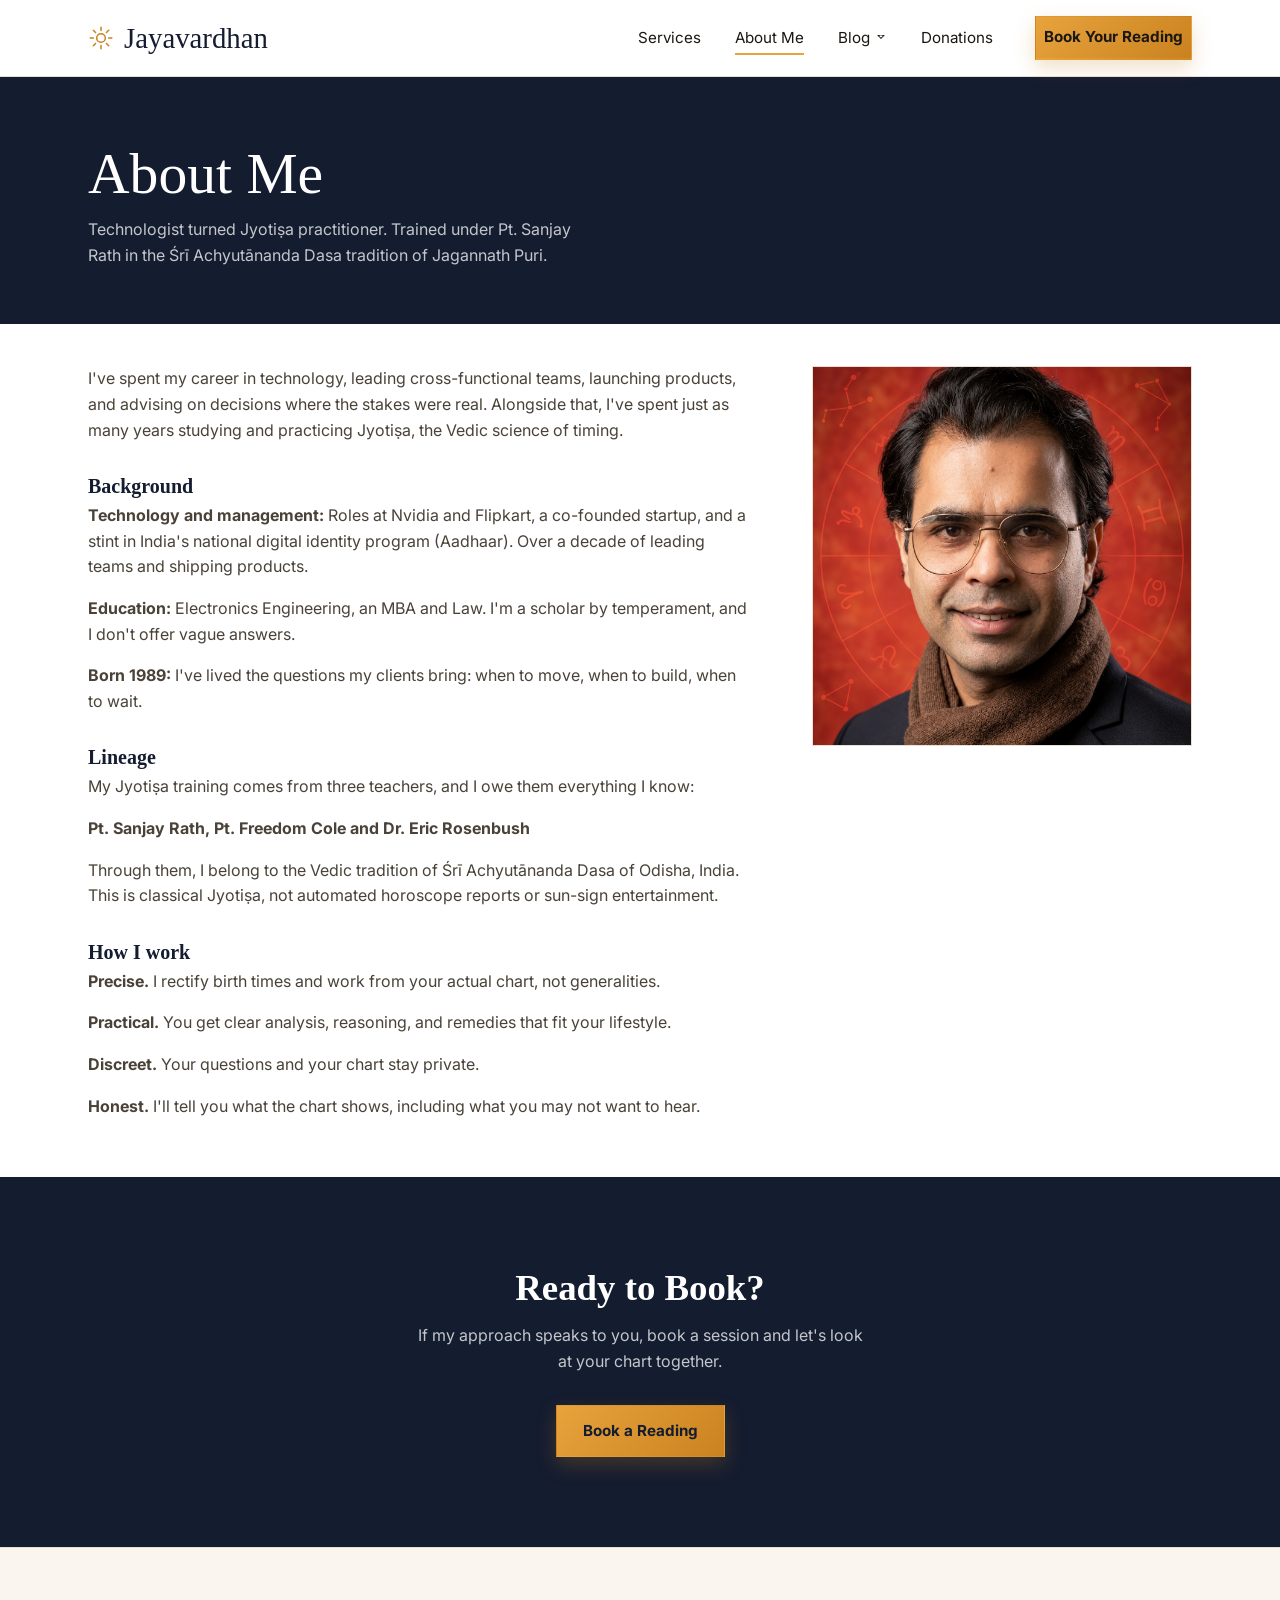
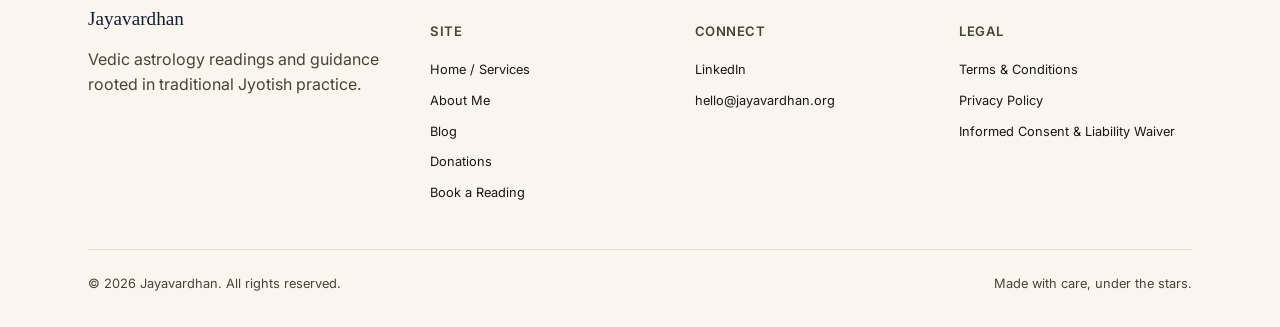
<file: about.html>
<!DOCTYPE html>
<!--
  about.html - About Me
  Reuses existing site components (.page-header, .section, .cta-band).
  The two-column layout and photo styles are scoped in the <style> block
  below; move them into css/style.css if you prefer.
-->
<html lang="en">
<head>
  <!-- Google tag (gtag.js) -->
<script async src="https://www.googletagmanager.com/gtag/js?id=G-V2GH8W3CLH"></script>
<script>
  window.dataLayer = window.dataLayer || [];
  function gtag(){dataLayer.push(arguments);}
  gtag('js', new Date());

  gtag('config', 'G-V2GH8W3CLH');
</script>
<meta charset="UTF-8">
<meta name="viewport" content="width=device-width, initial-scale=1.0">
<title>About Me - Jayavardhan Vedic Astrology</title>
<meta name="description" content="Technologist turned Jyotiṣa practitioner. Trained under Pt. Sanjay Rath, Pt. Freedom Cole and Dr. Eric Rosenbush in the Śrī Achyutānanda Dasa tradition.">
<link rel="icon" type="image/png" href="images/my-icon.png">
<link rel="preconnect" href="https://fonts.googleapis.com">
<link rel="preconnect" href="https://fonts.gstatic.com" crossorigin>
<link href="https://fonts.googleapis.com/css2?family=Fraunces:ital,wght@0,400;0,500;0,600;1,500&family=Inter:wght@400;500;600;700&display=swap" rel="stylesheet">
<link rel="stylesheet" href="css/style.css">
<style>
  .about-grid { display: grid; grid-template-columns: minmax(0, 1fr) 380px; gap: 64px; align-items: start; }
  .about-text { max-width: 680px; }
  .about-text h3 { margin-top: 1.6em; }
  .about-text h3:first-child { margin-top: 0; }
  .about-text p { font-size: 1rem; }
  .about-photo { position: sticky; top: 32px; margin: 0; }
  .about-photo img { width: 100%; height: auto; aspect-ratio: 1 / 1; object-fit: cover; border: 1px solid var(--line); background: var(--sand); }
  .about-photo figcaption { margin-top: 12px; font-size: .88rem; color: var(--ink-soft); }
  @media (max-width: 900px) {
    .about-grid { grid-template-columns: 1fr; gap: 32px; }
    .about-photo { position: static; order: -1; max-width: 360px; }
  }
</style>
</head>
<body>

<header class="site-header">
  <div class="wrap">
    <a href="index.html" class="brand">
      <svg viewBox="0 0 24 24" fill="none" xmlns="http://www.w3.org/2000/svg" aria-hidden="true">
        <circle cx="12" cy="12" r="4" stroke="currentColor" stroke-width="1.4"/>
        <path d="M12 2v3M12 19v3M2 12h3M19 12h3M4.9 4.9l2.1 2.1M17 17l2.1 2.1M19.1 4.9 17 7M7 17l-2.1 2.1" stroke="currentColor" stroke-width="1.4" stroke-linecap="round"/>
      </svg>
      Jayavardhan
    </a>
    <nav>
      <button class="nav-toggle" aria-label="Toggle menu" aria-expanded="false">&#9776;</button>
      <ul class="nav-links">
        <li><a href="index.html">Services</a></li>
        <!-- Blog dropdown: "nav-dropdown" is the hover/focus zone, the
             nested <ul class="nav-dropdown-menu"> is hidden by default
             and shown via CSS on hover or keyboard focus (see style.css).
             Entries below are hand-picked/hardcoded - update this list
             by hand whenever you want to feature a different post. -->
        <li><a href="about.html" aria-current="page">About Me</a></li>
        <li class="nav-dropdown">
          <a href="blog.html">Blog <span class="nav-caret" aria-hidden="true">🢗</span></a>
          <ul class="nav-dropdown-menu">
            <li><a href="blog/post.html?slug=sri-rama">Sri Rama</a></li>
            <li><a href="blog/post.html?slug=achyutananda-dasa">Achyutānanda Dasa</a></li>
            <li><a href="blog/post.html?slug=alzheimers-research">Alzheimer's Research</a></li>
            <li><a href="blog/post.html?slug=prostate-research">Prostate Cancer</a></li>
            <li class="nav-dropdown-divider"><a href="blog.html">View All Posts &rarr;</a></li>
          </ul>
        </li>
        <!--<li><a href="horoscope.html">Monthly Horoscope</a></li>-->
        <li><a href="donations.html">Donations</a></li>
        <li class="nav-cta"><a href="book-reading.html" class="btn btn--primary" style="padding: 8px">Book Your Reading</a></li>
      </ul>
    </nav>
  </div>
</header>

<section class="page-header">
  <div class="wrap">
    <h1>About Me</h1>
    <p>Technologist turned Jyotiṣa practitioner. Trained under Pt. Sanjay Rath in the Śrī Achyutānanda Dasa tradition of Jagannath Puri.</p>
  </div>
</section>

<!-- ============ ABOUT ME ============ -->
<section class="section">
  <div class="wrap about-grid">

    <div class="about-text">
      <p>I've spent my career in technology, leading cross-functional teams, launching products, and advising on decisions where the stakes were real. Alongside that, I've spent just as many years studying and practicing Jyotiṣa, the Vedic science of timing.</p>
      <!--<p>The two have more in common than you'd expect. Both are about reading patterns, weighing variables, and choosing the right moment to act. I bring that same discipline to your chart.</p>-->

      <h3>Background</h3>
      <p><b>Technology and management:</b> Roles at Nvidia and Flipkart, a co-founded startup, and a stint in India's national digital identity program (Aadhaar). Over a decade of leading teams and shipping products.</p>
      <p><b>Education:</b> Electronics Engineering, an MBA and Law. I'm a scholar by temperament, and I don't offer vague answers.</p>
      <p><b>Born 1989:</b> I've lived the questions my clients bring: when to move, when to build, when to wait.</p>

      <h3>Lineage</h3>
      <p>My Jyotiṣa training comes from three teachers, and I owe them everything I know:</p>
      <p><b>Pt. Sanjay Rath, Pt. Freedom Cole and Dr. Eric Rosenbush</b></p>
      <p>Through them, I belong to the Vedic tradition of Śrī Achyutānanda Dasa of Odisha, India. This is classical Jyotiṣa, not automated horoscope reports or sun-sign entertainment.</p>

      <h3>How I work</h3>
      <p><b>Precise.</b> I rectify birth times and work from your actual chart, not generalities.</p>
      <p><b>Practical.</b> You get clear analysis,  reasoning, and remedies that fit your lifestyle.</p>
      <p><b>Discreet.</b> Your questions and your chart stay private.</p>
      <p><b>Honest.</b> I'll tell you what the chart shows, including what you may not want to hear.</p>
    </div>

    <figure class="about-photo">
      <img src="images/about.png" width="900" height="900" alt="Portrait of Jayavardhan in front of a Vedic zodiac chart" loading="eager">
      <!--<figcaption>Jayavardhan</figcaption>-->
    </figure>

  </div>
</section>

<section class="cta-band">
  <div class="wrap">
    <h2>Ready to Book?</h2>
    <p>If my approach speaks to you, book a session and let's look at your chart together.</p>
    <a href="book-reading.html" class="btn btn--primary">Book a Reading</a>
  </div>
</section>

<footer class="site-footer">
  <div class="wrap">
    <div class="footer-grid">
      <div>
        <div class="footer-brand">Jayavardhan</div>
        <p>Vedic astrology readings and guidance rooted in traditional Jyotish practice.</p>
      </div>
      <div class="footer-col">
        <h4>Site</h4>
        <ul>
          <li><a href="index.html">Home / Services</a></li>
          <li><a href="about.html">About Me</a></li>
          <li><a href="blog.html">Blog</a></li>
          <!--<li><a href="horoscope.html">Monthly Horoscope</a></li>-->
          <li><a href="donations.html">Donations</a></li>
          <li><a href="book-reading.html">Book a Reading</a></li>
        </ul>
      </div>
      <div class="footer-col">
        <h4>Connect</h4>
        <ul>
          <!--<li><a href="#"  target="_blank" rel="noopener noreferrer">YouTube</a></li>
          <li><a href="https://www.instagram.com/jayavardhan_astrology/"  target="_blank" rel="noopener noreferrer"">Instagram</a></li>
          <li><a href="https://x.com/_Jayavardhan" target="_blank" rel="noopener noreferrer">Twitter</a></li>-->
          <li><a href="https://www.linkedin.com/company/jayavardhan-astrology" target="_blank" rel="noopener noreferrer">LinkedIn</a></li>
          <li><a href="mailto:hello@jayavardhan.org">hello@jayavardhan.org</a></li>
        </ul>
      </div>
      <div class="footer-col">
        <h4>Legal</h4>
        <ul>
          <li><a href="terms.html">Terms &amp; Conditions</a></li>
          <li><a href="privacy.html">Privacy Policy</a></li>
          <li><a href="consent.html">Informed Consent &amp; Liability Waiver</a></li>
        </ul>
      </div>
    </div>
    <div class="footer-bottom">
      <span>&copy; <span id="year"></span> Jayavardhan. All rights reserved.</span>
      <span>Made with care, under the stars.</span>
    </div>
  </div>
</footer>

<script src="js/nav.js"></script>
<script>document.getElementById('year').textContent = new Date().getFullYear();</script>
</body>
</html>
</file>
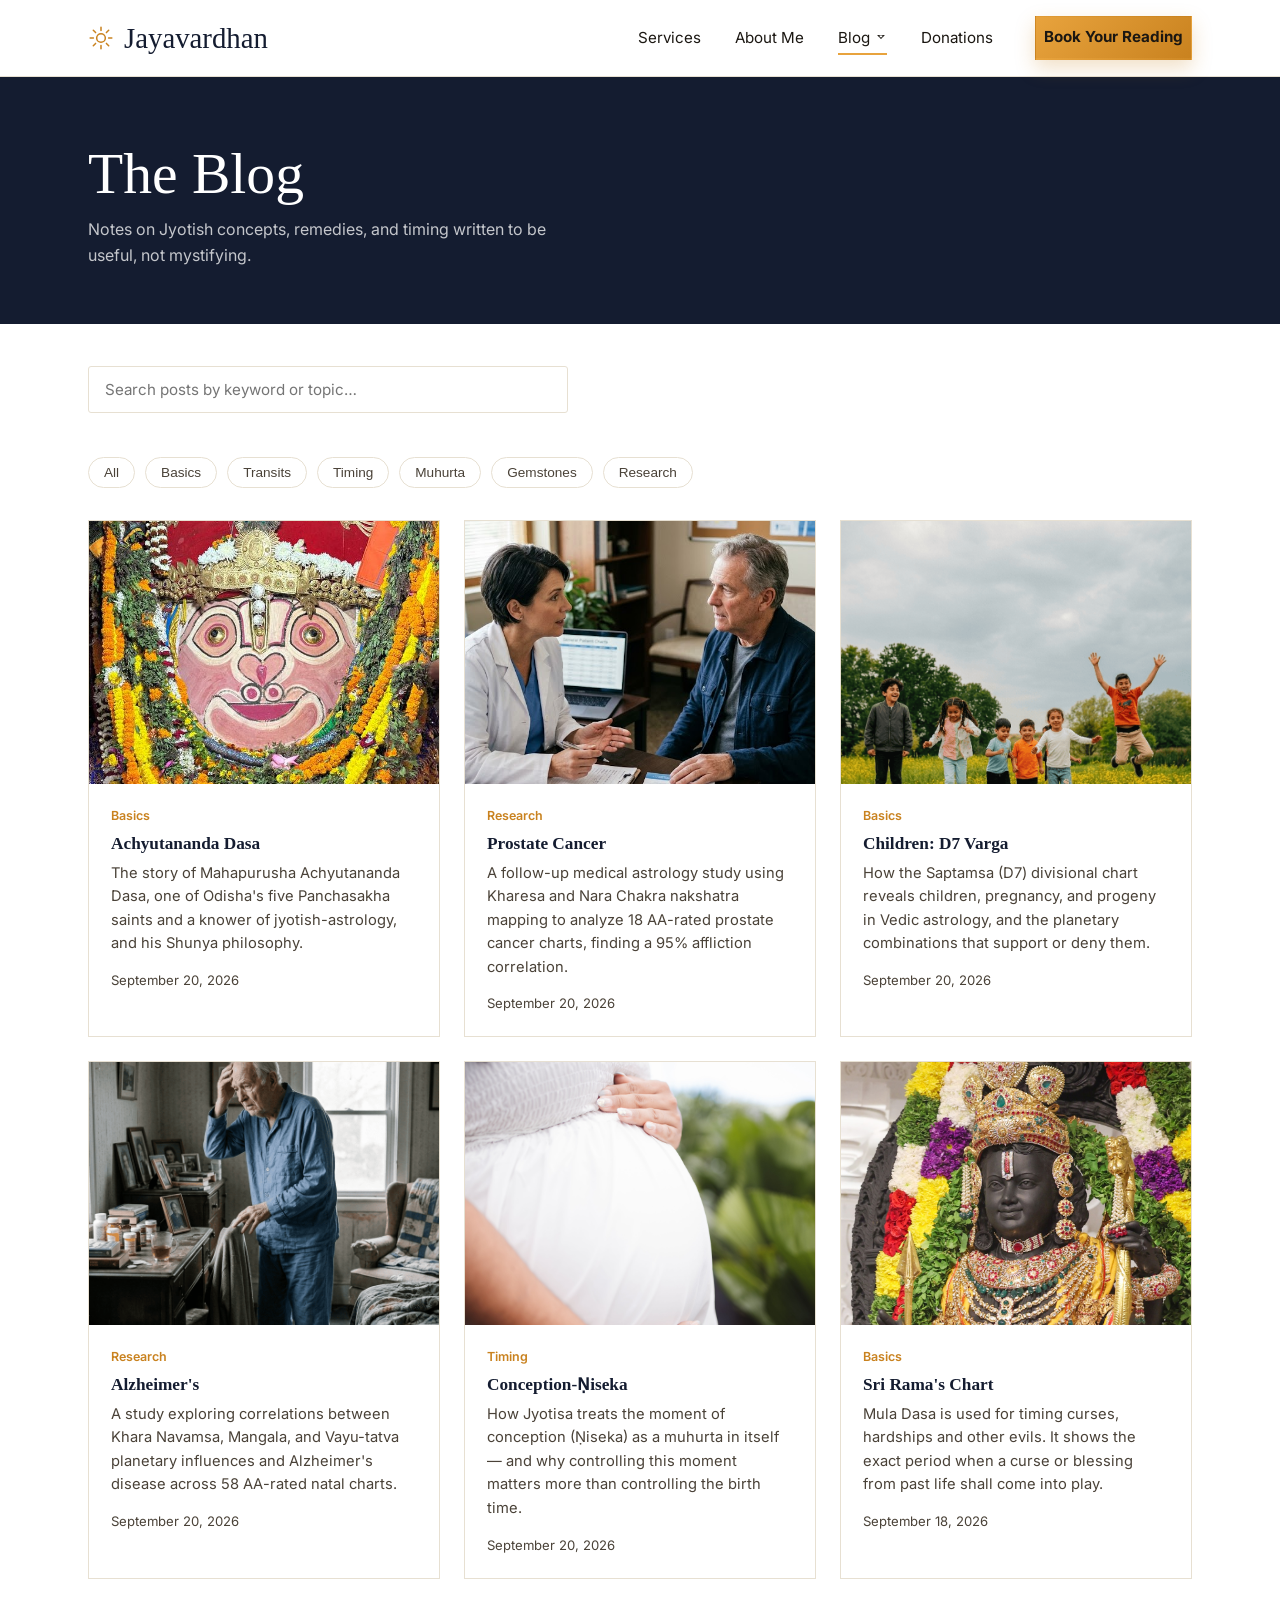
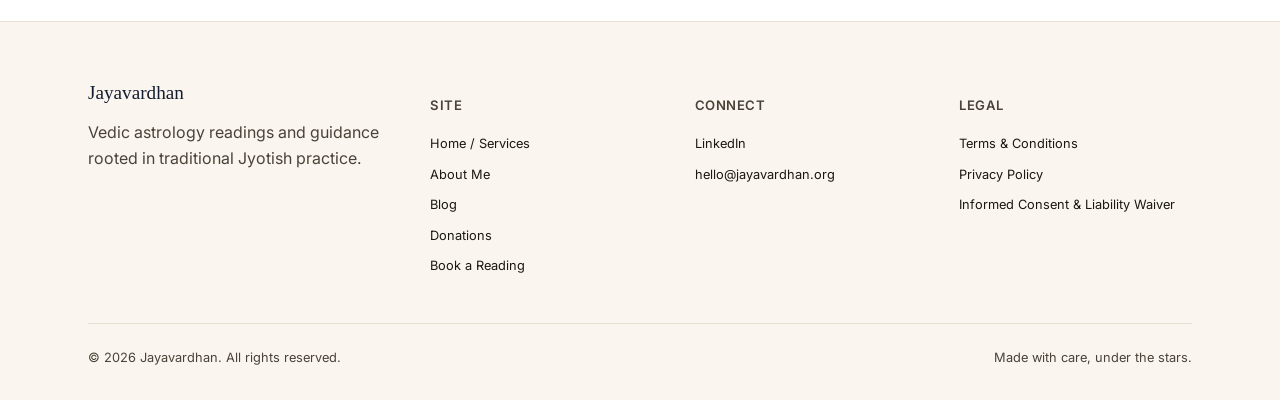
<file: blog.html>
<!DOCTYPE html>
<!--
  blog.html — Blog index
  ------------------------------------------------------------------
  Lists every post with client-side search + tag filtering — all
  powered by js/blog.js reading data/posts.json, no server/database
  involved. The cards below #blog-grid are a static fallback (see
  the comment inside that div) and get replaced the moment the data
  loads successfully.
  ------------------------------------------------------------------
-->
<html lang="en">
<head>
  <!-- Google tag (gtag.js) -->
<script async src="https://www.googletagmanager.com/gtag/js?id=G-V2GH8W3CLH"></script>
<script>
  window.dataLayer = window.dataLayer || [];
  function gtag(){dataLayer.push(arguments);}
  gtag('js', new Date());

  gtag('config', 'G-V2GH8W3CLH');
</script>
<meta charset="UTF-8">
<meta name="viewport" content="width=device-width, initial-scale=1.0">
<title>Blog - Jayavardhan Vedic Astrology</title>
<meta name="description" content="Notes on Jyotish concepts, transits, and timing.">
<link rel="icon" type="image/png" href="images/my-icon.png">
<link rel="preconnect" href="https://fonts.googleapis.com">
<link rel="preconnect" href="https://fonts.gstatic.com" crossorigin>
<link href="https://fonts.googleapis.com/css2?family=Fraunces:ital,wght@0,400;0,500;0,600;1,500&family=Inter:wght@400;500;600;700&display=swap" rel="stylesheet">
<link rel="stylesheet" href="css/style.css">
</head>
<body>

<header class="site-header">
  <div class="wrap">
    <a href="index.html" class="brand">
      <svg viewBox="0 0 24 24" fill="none" xmlns="http://www.w3.org/2000/svg" aria-hidden="true">
        <circle cx="12" cy="12" r="4" stroke="currentColor" stroke-width="1.4"/>
        <path d="M12 2v3M12 19v3M2 12h3M19 12h3M4.9 4.9l2.1 2.1M17 17l2.1 2.1M19.1 4.9 17 7M7 17l-2.1 2.1" stroke="currentColor" stroke-width="1.4" stroke-linecap="round"/>
      </svg>
      Jayavardhan
    </a>
    <nav>
      <button class="nav-toggle" aria-label="Toggle menu" aria-expanded="false">&#9776;</button>
      <ul class="nav-links">
        <li><a href="index.html">Services</a></li>
        <!-- Blog dropdown: "nav-dropdown" is the hover/focus zone, the
             nested <ul class="nav-dropdown-menu"> is hidden by default
             and shown via CSS on hover or keyboard focus (see style.css).
             Entries below are hand-picked/hardcoded — update this list
             by hand whenever you want to feature a different post. -->
        <li><a href="about.html">About Me</a></li>
        <li class="nav-dropdown">
          <a href="blog.html" aria-current="page">Blog <span class="nav-caret" aria-hidden="true">🢗</span></a>
          <ul class="nav-dropdown-menu">
            <li><a href="blog/post.html?slug=sri-rama">Sri Rama</a></li>
            <li><a href="blog/post.html?slug=achyutananda-dasa">Achyutānanda Dasa</a></li>
            <li><a href="blog/post.html?slug=alzheimers-research">Alzheimer's Research</a></li>
            <li><a href="blog/post.html?slug=prostate-research">Prostate Cancer</a></li>
            <li class="nav-dropdown-divider"><a href="blog.html">View All Posts &rarr;</a></li>
          </ul>
        </li>
        <!--<li><a href="horoscope.html">Monthly Horoscope</a></li>-->
        <li><a href="donations.html">Donations</a></li>
        <!--<li><a href="book-reading.html">Book a Reading</a></li>-->
        <li class="nav-cta"><a href="book-reading.html" class="btn btn--primary" style="padding: 8px">Book Your Reading</a></li>
      </ul>
    </nav>
  </div>
</header>

<section class="page-header">
  <div class="wrap">
    <h1>The Blog</h1>
    <p>Notes on Jyotish concepts, remedies, and timing written to be useful, not mystifying.</p>
  </div>
</section>

<section class="section">
  <div class="wrap">
    <div class="blog-search">
      <input type="search" id="blog-search-input" placeholder="Search posts by keyword or topic…" aria-label="Search blog posts">
    </div>
    <div class="blog-tags">
      <button class="blog-tag-btn is-activepost-hero-img" data-tag="all">All</button>
      <button class="blog-tag-btn" data-tag="basics">Basics</button>
      <button class="blog-tag-btn" data-tag="transits">Transits</button>
      <button class="blog-tag-btn" data-tag="timing">Timing</button>
      <button class="blog-tag-btn" data-tag="muhurta">Muhurta</button>
      <button class="blog-tag-btn" data-tag="gemstones">Gemstones</button>
      <button class="blog-tag-btn" data-tag="research">Research</button>
    </div>

    <div class="blog-grid" id="blog-grid">
      <!--
        STATIC FALLBACK CONTENT.
        js/blog.js overwrites everything inside this div as soon as it successfully
        fetches data/posts.json. This fallback exists so the page never looks empty:
        - if JavaScript is disabled,
        - if the page is opened as a local file (file://) instead of via a real
          server, since browsers block fetch() of local JSON files for security
          reasons — see the README for how to preview this site locally.
        Keep this in sync with data/posts.json if you add/remove posts by hand
        (not required if you only use /admin, since /admin only edits the JSON).
      -->
      <a class="blog-card" href="blog/post.html?slug=rising-sign">
        <div class="blog-card-img"><img src="/images/ram-lala-3.png" alt="" loading="lazy"></div>
        <div class="blog-card-body">
          <div class="blog-card-tag">Basics</div>
          <h3>Understanding Your Rising Sign in Vedic Astrology</h3>
          <p>Why your Ascendant shapes more of your chart's story than your Moon sign does.</p>
          <div class="blog-card-date">August 1, 2026</div>
        </div>
      </a>
      <a class="blog-card" href="blog/post.html?slug=saturn-return">
        <div class="blog-card-img"><img src="../images/ram-lala-3.png" alt="" loading="lazy"></div>
        <div class="blog-card-body">
          <div class="blog-card-tag">Transits</div>
          <h3>Saturn Return: What It Means and How to Navigate It</h3>
          <p>The astrological rite of passage nearly everyone goes through in their late twenties.</p>
          <div class="blog-card-date">August 10, 2026</div>
        </div>
      </a>
      <a class="blog-card" href="blog/post.html?slug=muhurta-guide">
        <div class="blog-card-img"><img src="images/ram-lala-3.png" alt="" loading="lazy"></div>
        <div class="blog-card-body">
          <div class="blog-card-tag">Timing</div>
          <h3>How to Choose an Auspicious Date for Big Life Events</h3>
          <p>A plain-language walkthrough of how Muhurta selection actually works.</p>
          <div class="blog-card-date">August 20, 2026</div>
        </div>
      </a>
    </div>
    <p class="blog-empty" id="blog-empty">No posts match your search — try a different keyword.</p>
  </div>
</section>

<footer class="site-footer">
  <div class="wrap">
    <div class="footer-grid">
      <div>
        <div class="footer-brand">Jayavardhan</div>
        <p>Vedic astrology readings and guidance rooted in traditional Jyotish practice.</p>
      </div>
      <div class="footer-col">
        <h4>Site</h4>
        <ul>
          <li><a href="index.html">Home / Services</a></li>
          <li><a href="about.html">About Me</a></li>
          <li><a href="blog.html">Blog</a></li>
          <!--<li><a href="horoscope.html">Monthly Horoscope</a></li>-->
          <li><a href="donations.html">Donations</a></li>
          <li><a href="book-reading.html">Book a Reading</a></li>
        </ul>
      </div>
      <div class="footer-col">
        <h4>Connect</h4>
        <ul>
          <!--<li><a href="#"  target="_blank" rel="noopener noreferrer">YouTube</a></li>
          <li><a href="https://www.instagram.com/jayavardhan_astrology/"  target="_blank" rel="noopener noreferrer"">Instagram</a></li>
          <li><a href="https://x.com/_Jayavardhan" target="_blank" rel="noopener noreferrer">Twitter</a></li>-->
          <li><a href="https://www.linkedin.com/company/jayavardhan-astrology" target="_blank" rel="noopener noreferrer">LinkedIn</a></li>
          <li><a href="mailto:hello@jayavardhan.org">hello@jayavardhan.org</a></li>
        </ul>
      </div>
      <div class="footer-col">
        <h4>Legal</h4>
        <ul>
          <li><a href="terms.html">Terms &amp; Conditions</a></li>
          <li><a href="privacy.html">Privacy Policy</a></li>
          <li><a href="consent.html">Informed Consent &amp; Liability Waiver</a></li>
        </ul>
      </div>
    </div>
    <div class="footer-bottom">
      <span>&copy; <span id="year"></span> Jayavardhan. All rights reserved.</span>
      <span>Made with care, under the stars.</span>
    </div>
  </div>
</footer>

<script src="js/nav.js"></script>
<script src="js/blog.js"></script>
<script>document.getElementById('year').textContent = new Date().getFullYear();</script>
</body>
</html>
</file>
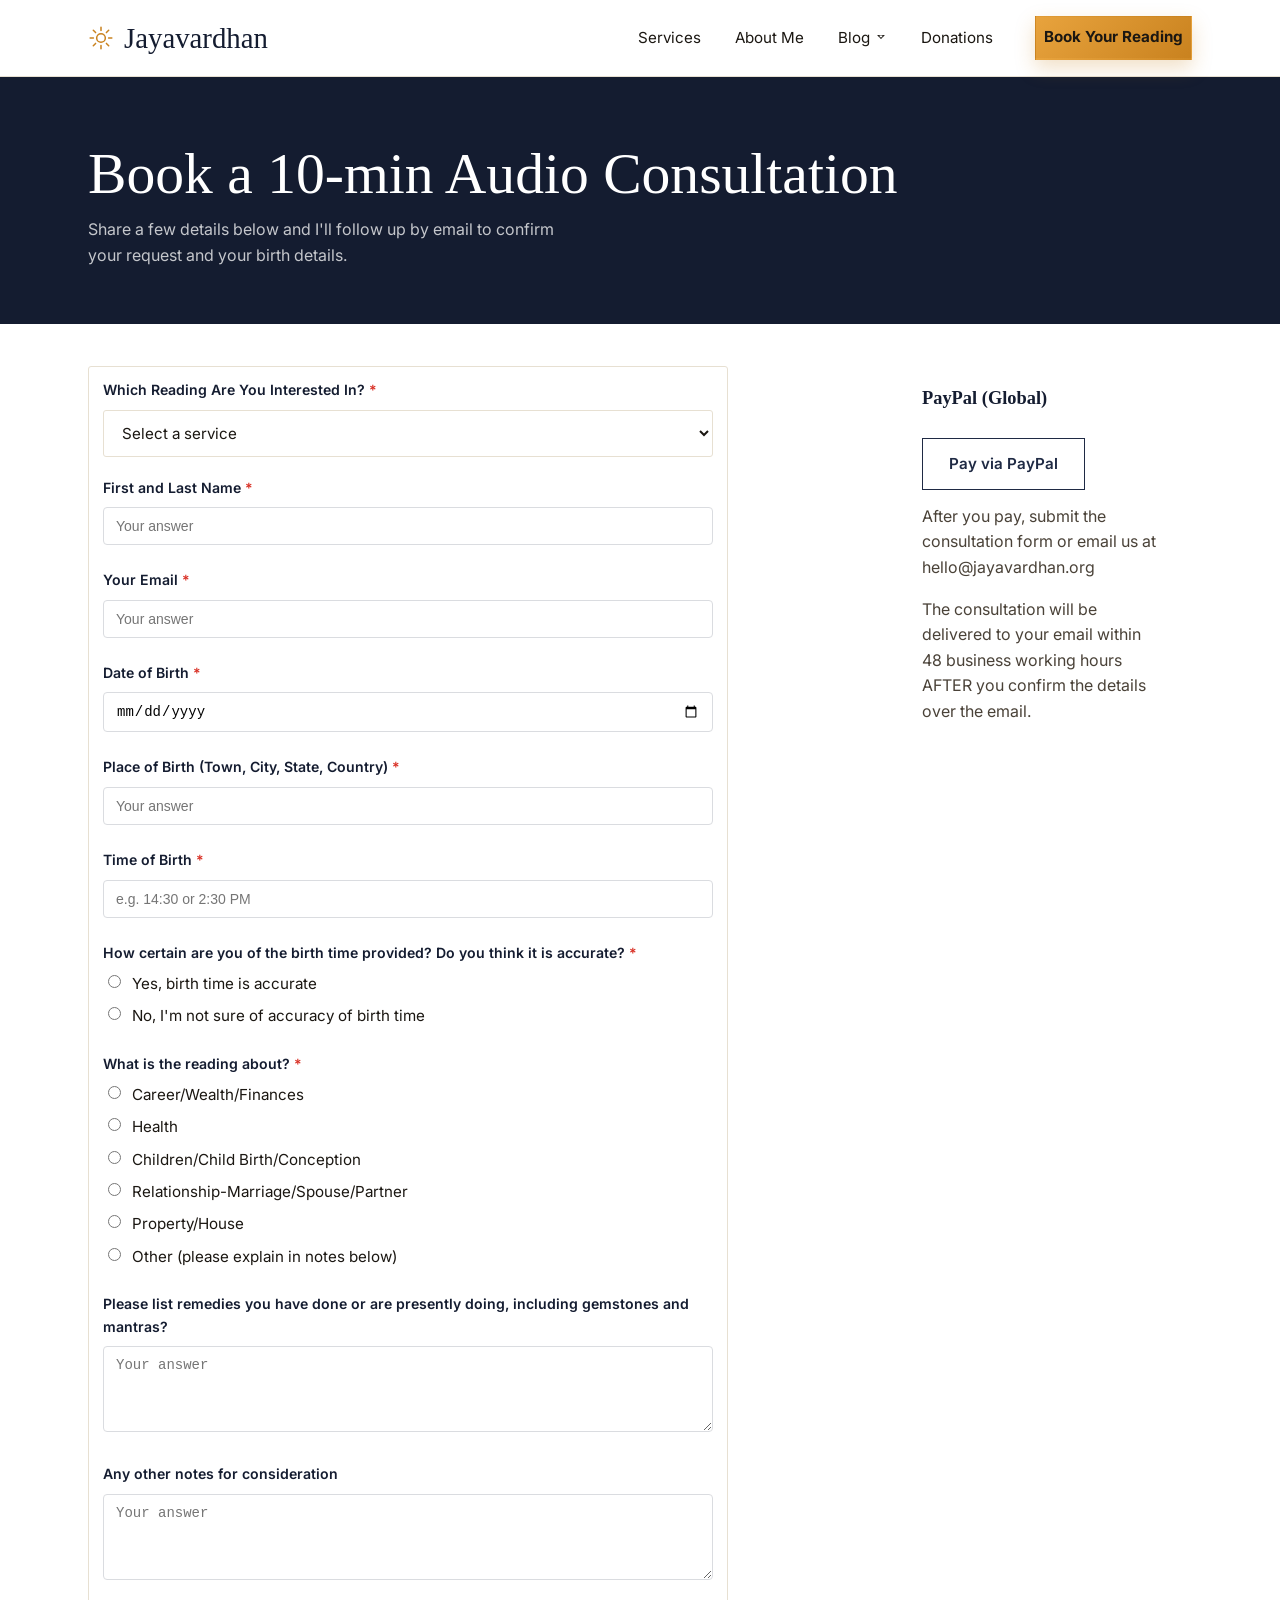
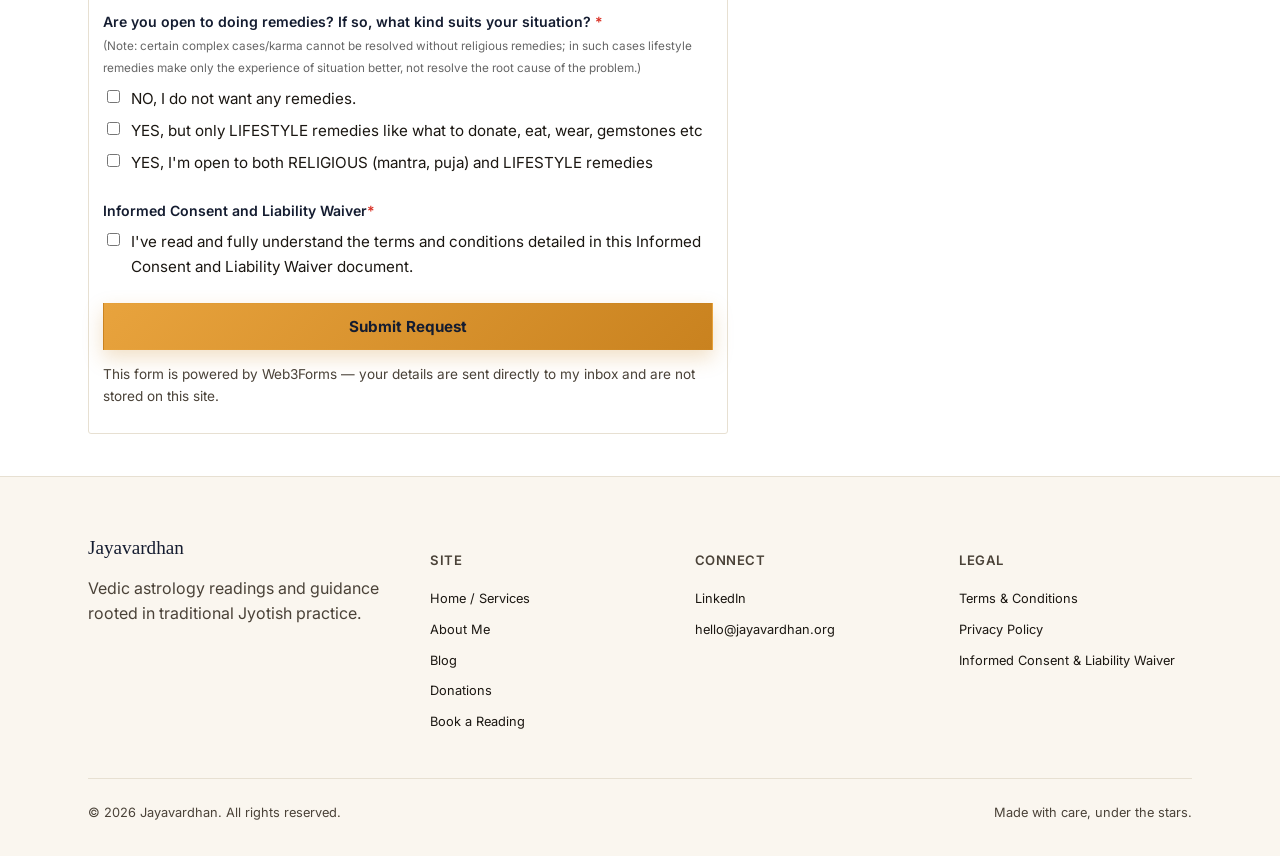
<file: book-audio-consultation.html>
<!DOCTYPE html>
<!--
  book-reading.html
  ------------------------------------------------------------------
  The booking form. Two things worth knowing before editing this file:

  1. FORM SUBMISSION: the <form> below posts directly to Web3Forms
     (https://web3forms.com), a free form-backend service — there is
     no server of our own. Replace the "access_key" hidden input's
     value with your real Web3Forms key before this goes live, or
     submissions will fail. The inline <script> near the bottom
     intercepts the normal form submit, sends it via fetch() instead
     so the page doesn't reload, and swaps in the "form-success"
     message on success.

  2. SIDEBAR: the "Choose a Service" list on the right is hand-written
     here (not pulled from data/posts.json or anywhere dynamic) — if
     you change a price or service name in the Services section of
     index.html, update it here too so the two stay in sync.
  ------------------------------------------------------------------
-->
<html lang="en">
<head>
  <!-- Google tag (gtag.js) -->
<script async src="https://www.googletagmanager.com/gtag/js?id=G-V2GH8W3CLH"></script>
<script>
  window.dataLayer = window.dataLayer || [];
  function gtag(){dataLayer.push(arguments);}
  gtag('js', new Date());

  gtag('config', 'G-V2GH8W3CLH');
</script>
<meta charset="UTF-8">
<meta name="viewport" content="width=device-width, initial-scale=1.0">
<title>Book Audio Consultation - Jayavardhan Vedic Astrology</title>
<meta name="description" content="Book a personalized Vedic astrology reading.">
<link rel="icon" type="image/png" href="images/my-icon.png">
<link rel="preconnect" href="https://fonts.googleapis.com">
<link rel="preconnect" href="https://fonts.gstatic.com" crossorigin>
<link href="https://fonts.googleapis.com/css2?family=Fraunces:ital,wght@0,400;0,500;0,600;1,500&family=Inter:wght@400;500;600;700&display=swap" rel="stylesheet">
<link rel="stylesheet" href="css/style.css">
</head>
<body>

<header class="site-header">
  <div class="wrap">
    <a href="index.html" class="brand">
      <svg viewBox="0 0 24 24" fill="none" xmlns="http://www.w3.org/2000/svg" aria-hidden="true">
        <circle cx="12" cy="12" r="4" stroke="currentColor" stroke-width="1.4"/>
        <path d="M12 2v3M12 19v3M2 12h3M19 12h3M4.9 4.9l2.1 2.1M17 17l2.1 2.1M19.1 4.9 17 7M7 17l-2.1 2.1" stroke="currentColor" stroke-width="1.4" stroke-linecap="round"/>
      </svg>
      Jayavardhan
    </a>
    <nav>
      <button class="nav-toggle" aria-label="Toggle menu" aria-expanded="false">&#9776;</button>
      <ul class="nav-links">
        <li><a href="index.html">Services</a></li>
        <!-- Blog dropdown: "nav-dropdown" is the hover/focus zone, the
             nested <ul class="nav-dropdown-menu"> is hidden by default
             and shown via CSS on hover or keyboard focus (see style.css).
             Entries below are hand-picked/hardcoded — update this list
             by hand whenever you want to feature a different post. -->
        <li><a href="about.html">About Me</a></li>
        <li class="nav-dropdown">
          <a href="blog.html">Blog <span class="nav-caret" aria-hidden="true">🢗</span></a>
          <ul class="nav-dropdown-menu">
            <li><a href="blog/post.html?slug=sri-rama">Sri Rama</a></li>
            <li><a href="blog/post.html?slug=achyutananda-dasa">Achyutānanda Dasa</a></li>
            <li><a href="blog/post.html?slug=alzheimers-research">Alzheimer's Research</a></li>
            <li><a href="blog/post.html?slug=prostate-research">Prostate Cancer</a></li>
            <li class="nav-dropdown-divider"><a href="blog.html">View All Posts &rarr;</a></li>
          </ul>
        </li>
        <!--<li><a href="horoscope.html">Monthly Horoscope</a></li>-->
        <li><a href="donations.html">Donations</a></li>
        <!--<li><a href="book-reading.html">Book a Reading</a></li>-->
        <li class="nav-cta"><a href="book-reading.html" class="btn btn--primary" style="padding: 8px">Book Your Reading</a></li>
      </ul>
    </nav>
  </div>
</header>

<section class="page-header">
  <div class="wrap">
    <h1>Book a 10-min Audio Consultation</h1>
    <p>Share a few details below and I'll follow up by email to confirm your request and your birth details.</p>
  </div>
</section>


<!-- ============ FORM ============ -->
<section class="section">
  <div class="wrap">
    <div class="booking-layout">
    <div class="form-wrap">

      <div class="form-success" id="form-success" role="status">
        Thank you — your request has been sent. I'll email you within 1–2 business days to confirm your booking.
      </div>

      <!-- 
    =======================================================================

    This is a working contact form. To receive email, 
    Replace YOUR_ACCESS_KEY_HERE with your actual Access Key.

    Create Access Key here 👉 https://web3forms.com/

    =======================================================================
 -->
      
      <form id="booking-form" action="https://api.web3forms.com/submit" method="POST" class="consultation-form">

        <!-- W3Forms Access Key (Replace with your actual key) -->
        <input type="hidden" name="access_key" value="5359562a-1abf-458c-ac7d-14265825f767">

        <!-- Optional: Subject line for submission notification emails -->
        <input type="hidden" name="subject" value="New Vedic Astrology Consultation Request">

        <!-- Optional: Bot spam protection honeypot -->
        <input type="checkbox" name="botcheck" class="hidden" style="display: none;">

        <div class="form-row">
          <label for="service">Which Reading Are You Interested In? <span class="required">*</span></label>
          <select id="service" name="service" required>
            <option value="">Select a service</option>
            <option value="Initial Chart Reading">Initial Chart Reading</option>
            <option value="Follow-up Reading">Follow-up Reading</option>
            <option value="Muhurta Consultation">Muhurta Consultation</option>
            <option value="10-min Audio">10-min Audio</option>
          </select>
        </div>
            
        <!-- 1. First and Last Name -->
        <div class="form-group">
            <label for="full_name">First and Last Name <span class="required">*</span></label>
            <input type="text" id="full_name" name="full_name" required placeholder="Your answer">
        </div>

        <!-- 2. Your Email -->
        <div class="form-group">
            <label for="email">Your Email <span class="required">*</span></label>
            <input type="email" id="email" name="email" required placeholder="Your answer">
        </div>

        <!-- 3. Date of Birth -->
        <div class="form-group">
            <label for="dob">Date of Birth <span class="required">*</span></label>
            <input type="date" id="dob" name="birth_date" required>
        </div>

        <!-- 4. Place of Birth -->
        <div class="form-group">
            <label for="pob">Place of Birth (Town, City, State, Country) <span class="required">*</span></label>
            <input type="text" id="pob" name="birth_place" required placeholder="Your answer">
        </div>

        <!-- 5. Time of Birth -->
        <div class="form-group">
            <label for="tob">Time of Birth <span class="required">*</span></label>
            <input type="text" id="tob" name="birth_time" required placeholder="e.g. 14:30 or 2:30 PM">
        </div>

        <!-- 6. Birth Time Accuracy -->
        <div class="form-group">
            <label>How certain are you of the birth time provided? Do you think it is accurate? <span class="required">*</span></label>
            <div class="radio-option">
                <label><input type="radio" name="birth_time_accuracy" value="Yes, birth time is accurate" required> Yes, birth time is accurate</label>
            </div>
            <div class="radio-option">
                <label><input type="radio" name="birth_time_accuracy" value="No, I'm not sure of accuracy of birth time"> No, I'm not sure of accuracy of birth time</label>
            </div>
        </div>

        <!-- 7. Source of Birth data 
        <div class="form-group">
            <label>Source of Birth data</label>
            <div class="radio-option">
                <label><input type="radio" name="source_of_birth_data" value="Birth Certificate"> Birth Certificate</label>
            </div>
            <div class="radio-option">
                <label><input type="radio" name="source_of_birth_data" value="Mother/Family"> Mother/Family</label>
            </div>
            <div class="radio-option">
                <label><input type="radio" name="source_of_birth_data" value="Recalling from memory"> Recalling from memory</label>
            </div>
        </div>-->

        <!-- 8. Consultation For Whom 
        <div class="form-group">
            <label>For whom are you taking this reading? <span class="required">*</span></label>
            <div class="radio-option">
                <label><input type="radio" name="reading_for_whom" value="Myself" required> Myself</label>
            </div>
            <div class="radio-option">
                <label><input type="radio" name="reading_for_whom" value="Children - Son/Daughter"> Children - Son/Daughter</label>
            </div>
            <div class="radio-option">
                <label><input type="radio" name="reading_for_whom" value="Spouse/Partner - Wife/Husband"> Spouse/Partner - Wife/Husband</label>
            </div>
            <div class="radio-option">
                <label><input type="radio" name="reading_for_whom" value="Parents"> Parents</label>
            </div>
            <div class="radio-option">
                <label><input type="radio" name="reading_for_whom" value="Others"> Others</label>
            </div>
        </div>-->

        <!-- 9. Focus Area -->
        <div class="form-group">
            <label>What is the reading about? <span class="required">*</span></label>
            <div class="radio-option">
                <label><input type="radio" name="reading_focus_area" value="Career/Wealth/Finances" required> Career/Wealth/Finances</label>
            </div>
            <div class="radio-option">
                <label><input type="radio" name="reading_focus_area" value="Health"> Health</label>
            </div>
            <div class="radio-option">
                <label><input type="radio" name="reading_focus_area" value="Children/Child Birth/Conception"> Children/Child Birth/Conception</label>
            </div>
            <div class="radio-option">
                <label><input type="radio" name="reading_focus_area" value="Relationship-Marriage/Spouse/Partner"> Relationship-Marriage/Spouse/Partner</label>
            </div>
            <div class="radio-option">
                <label><input type="radio" name="reading_focus_area" value="Property"> Property/House</label>
            </div>
            <div class="radio-option">
                <label><input type="radio" name="reading_focus_area" value="Other areas"> Other (please explain in notes below)</label>
            </div>
        </div>

        <!-- 10. Consultation Objective 
        <div class="form-group">
            <label for="objective">What is the objective of your consultation? What are you expecting and looking forward to? <span class="required">*</span></label>
            <textarea id="objective" name="consultation_objective" rows="4" required placeholder="Your answer"></textarea>
        </div>-->

        <!-- 11. Previous Remedies -->
        <div class="form-group">
            <label for="previous_remedies">Please list remedies you have done or are presently doing, including gemstones and mantras?</label>
            <textarea id="previous_remedies" name="previous_remedies" rows="4" placeholder="Your answer"></textarea>
        </div>

        <!-- 12. Other Notes -->
        <div class="form-group">
            <label for="notes">Any other notes for consideration</label>
            <textarea id="notes" name="additional_notes" rows="4" required placeholder="Your answer"></textarea>
        </div>

        <!-- 13. Openness to Remedies -->
        <div class="form-group">
            <label>Are you open to doing remedies? If so, what kind suits your situation? <span class="required">*</span><br>
                <small style="color: #666; font-weight: normal;">(Note: certain complex cases/karma cannot be resolved without religious remedies; in such cases lifestyle remedies make only the experience of situation better, not resolve the root cause of the problem.)</small>
            </label>
            <div class="checkbox-option">
                <label><input type="checkbox" name="open_to_remedies[]" value="NO, I do not want any remedies."> NO, I do not want any remedies.</label>
            </div>
            <div class="checkbox-option">
                <label><input type="checkbox" name="open_to_remedies[]" value="YES, but only LIFESTYLE remedies like what to donate, eat, wear, gemstones etc"> YES, but only LIFESTYLE remedies like what to donate, eat, wear, gemstones etc</label>
            </div>
            <div class="checkbox-option">
                <label><input type="checkbox" name="open_to_remedies[]" value="YES, I'm open to both RELIGIOUS (mantra, puja) and LIFESTYLE remedies"> YES, I'm open to both RELIGIOUS (mantra, puja) and LIFESTYLE remedies</label>
            </div>
        </div>

        <!-- 14. Consent and Waiver -->
        <div class="form-group">
            <label>Informed Consent and Liability Waiver<span class="required">*</span></label>
            <div class="checkbox-option">
                <label>
                    <input type="checkbox" name="terms_waiver_consent" value="Accepted" required> 
                    I've read and fully understand the terms and conditions detailed in this Informed Consent and Liability Waiver document.
                </label>
            </div>
        </div>

        <!-- Notice Box 
        <div class="notice-card">
            <strong>Please Note:</strong>
            <p>If in response I suggest you submit the request some other time, please consider asking some other time then, preferably after 40-days. Thank you for understanding.</p>
        </div>-->

        <button type="submit" class="btn btn--primary btn--block">Submit Request</button>
        <p class="form-note">This form is powered by Web3Forms — your details are sent directly to my inbox and are not stored on this site.</p>
      </form>


      
    </div>

    <aside class="booking-sidebar">
      <div class="pay-card">
        <h3>PayPal (Global)</h3>
        <a href="https://www.paypal.com/ncp/payment/KM95F9VW5M7AG" class="btn btn--ghost" target="_blank" rel="noopener">Pay via PayPal</a>
        <!--<p class="pay-note">Replace this link with your real PayPal.me link or business PayPal email before publishing.</p>-->
        <p>After you pay, submit the consultation form or email us at hello@jayavardhan.org</p>
        <p>The consultation will be delivered to your email within 48 business working hours AFTER you confirm the details over the email.</p>
        
      </div>
    </aside>
    </div>
  </div>
</section>

<footer class="site-footer">
  <div class="wrap">
    <div class="footer-grid">
      <div>
        <div class="footer-brand">Jayavardhan</div>
        <p>Vedic astrology readings and guidance rooted in traditional Jyotish practice.</p>
      </div>
      <div class="footer-col">
        <h4>Site</h4>
        <ul>
          <li><a href="index.html">Home / Services</a></li>
          <li><a href="about.html">About Me</a></li>
          <li><a href="blog.html">Blog</a></li>
          <!--<li><a href="horoscope.html">Monthly Horoscope</a></li>-->
          <li><a href="donations.html">Donations</a></li>
          <li><a href="book-reading.html">Book a Reading</a></li>
        </ul>
      </div>
      <div class="footer-col">
        <h4>Connect</h4>
        <ul>
          <!--<li><a href="#"  target="_blank" rel="noopener noreferrer">YouTube</a></li>
          <li><a href="https://www.instagram.com/jayavardhan_astrology/"  target="_blank" rel="noopener noreferrer"">Instagram</a></li>
          <li><a href="https://x.com/_Jayavardhan" target="_blank" rel="noopener noreferrer">Twitter</a></li>-->
          <li><a href="https://www.linkedin.com/company/jayavardhan-astrology" target="_blank" rel="noopener noreferrer">LinkedIn</a></li>
          <li><a href="mailto:hello@jayavardhan.org">hello@jayavardhan.org</a></li>
        </ul>
      </div>
      <div class="footer-col">
        <h4>Legal</h4>
        <ul>
          <li><a href="terms.html">Terms &amp; Conditions</a></li>
          <li><a href="privacy.html">Privacy Policy</a></li>
          <li><a href="consent.html">Informed Consent &amp; Liability Waiver</a></li>
        </ul>
      </div>
    </div>
    <div class="footer-bottom">
      <span>&copy; <span id="year"></span> Jayavardhan. All rights reserved.</span>
      <span>Made with care, under the stars.</span>
    </div>
  </div>
</footer>

<script src="js/nav.js"></script>
<script>
// Footer copyright year — trivial, but keeps it from going stale.
document.getElementById('year').textContent = new Date().getFullYear();

// Intercept the form's normal submit (which would reload the page)
// and send it to Web3Forms via fetch() instead, so we can show the
// "form-success" message inline without navigating away.
document.getElementById('booking-form').addEventListener('submit', function (e) {
  e.preventDefault(); // stop the browser's default full-page submit
  var form = e.target;
  var data = new FormData(form); // collects every named input's value automatically
  var successBox = document.getElementById('form-success');

  fetch(form.action, { method: 'POST', body: data, headers: { 'Accept': 'application/json' } })
    .then(function (res) { return res.json(); })
    .then(function (json) {
      if (json.success) {
        // Web3Forms confirms it received the submission — hide the form,
        // show the thank-you message in its place.
        form.style.display = 'none';
        successBox.style.display = 'block';
      } else {
        // Request reached Web3Forms but it reported a failure (e.g. bad
        // access key) — surface something rather than failing silently.
        alert('Something went wrong — please try again or email directly.');
      }
    })
    .catch(function () {
      // Network error, or Web3Forms unreachable entirely.
      alert('Something went wrong — please try again or email directly.');
    });
});
</script>

</body>
</html>
</file>
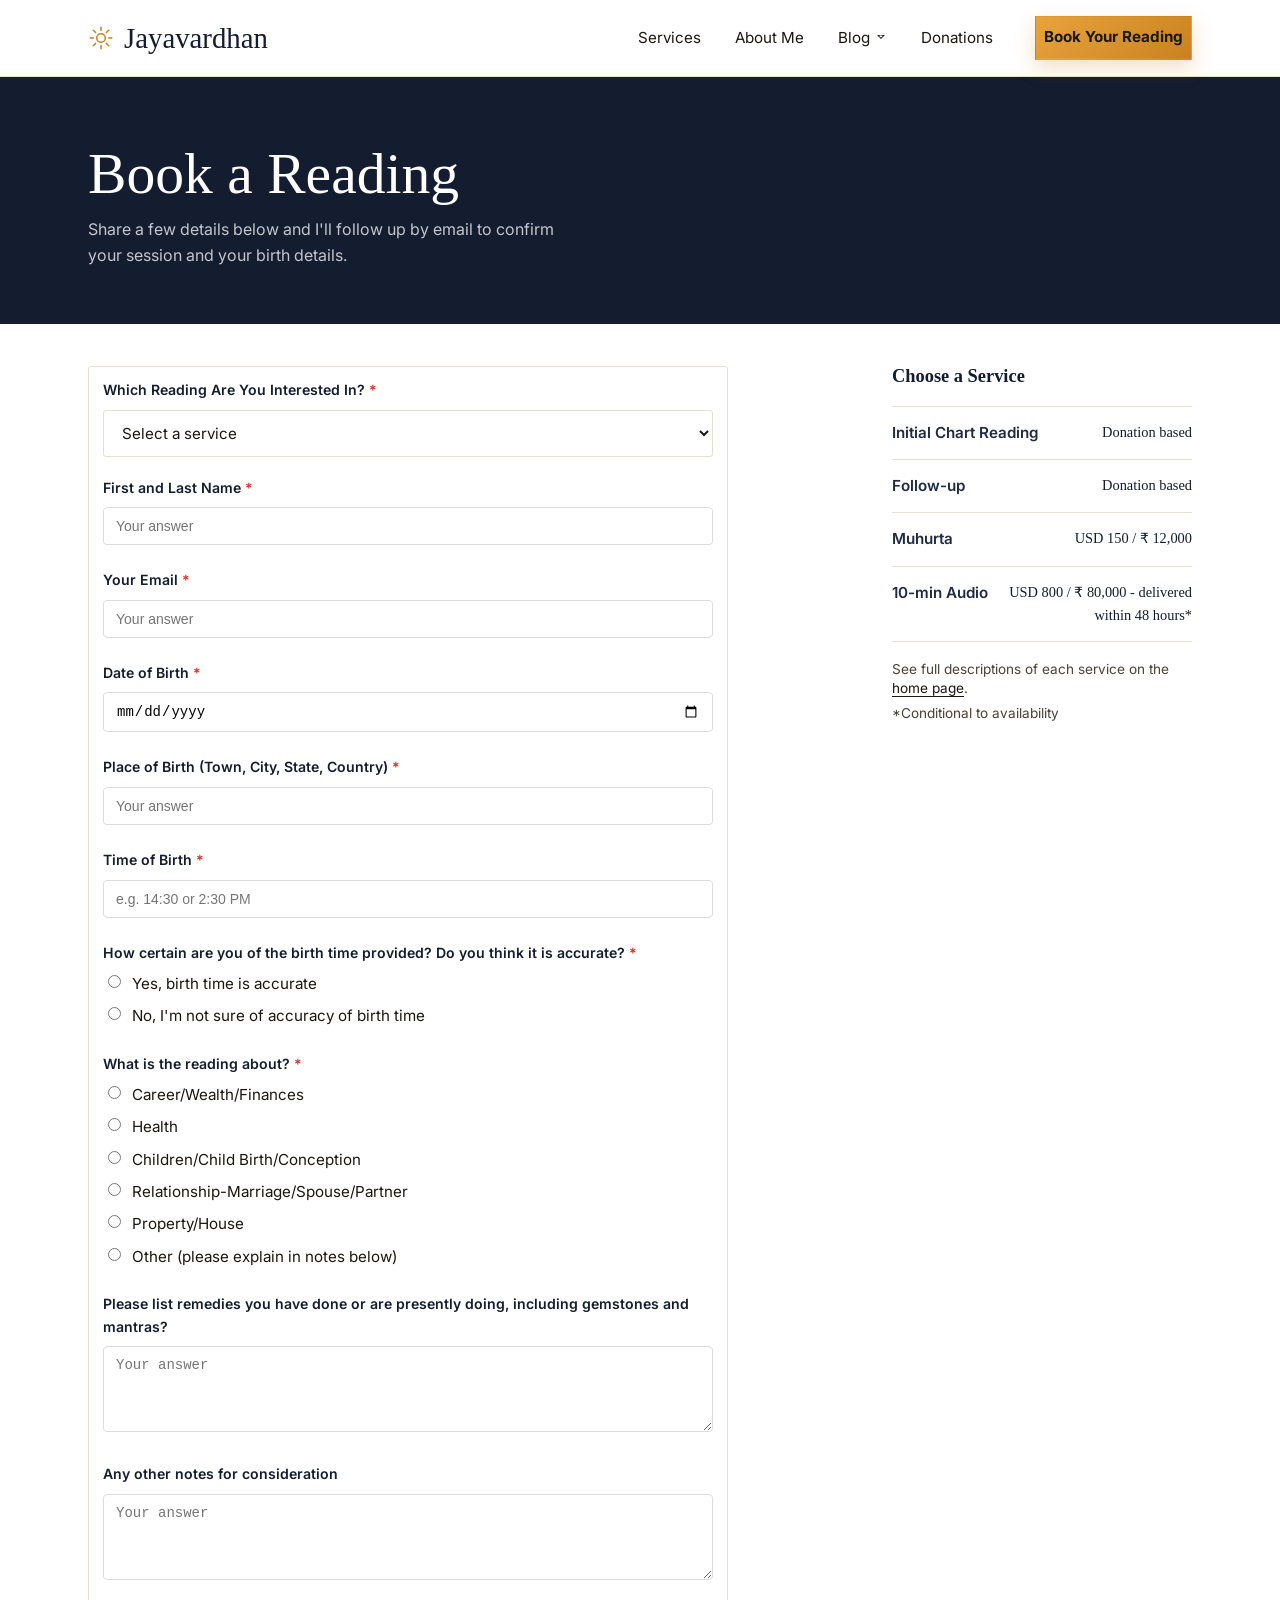
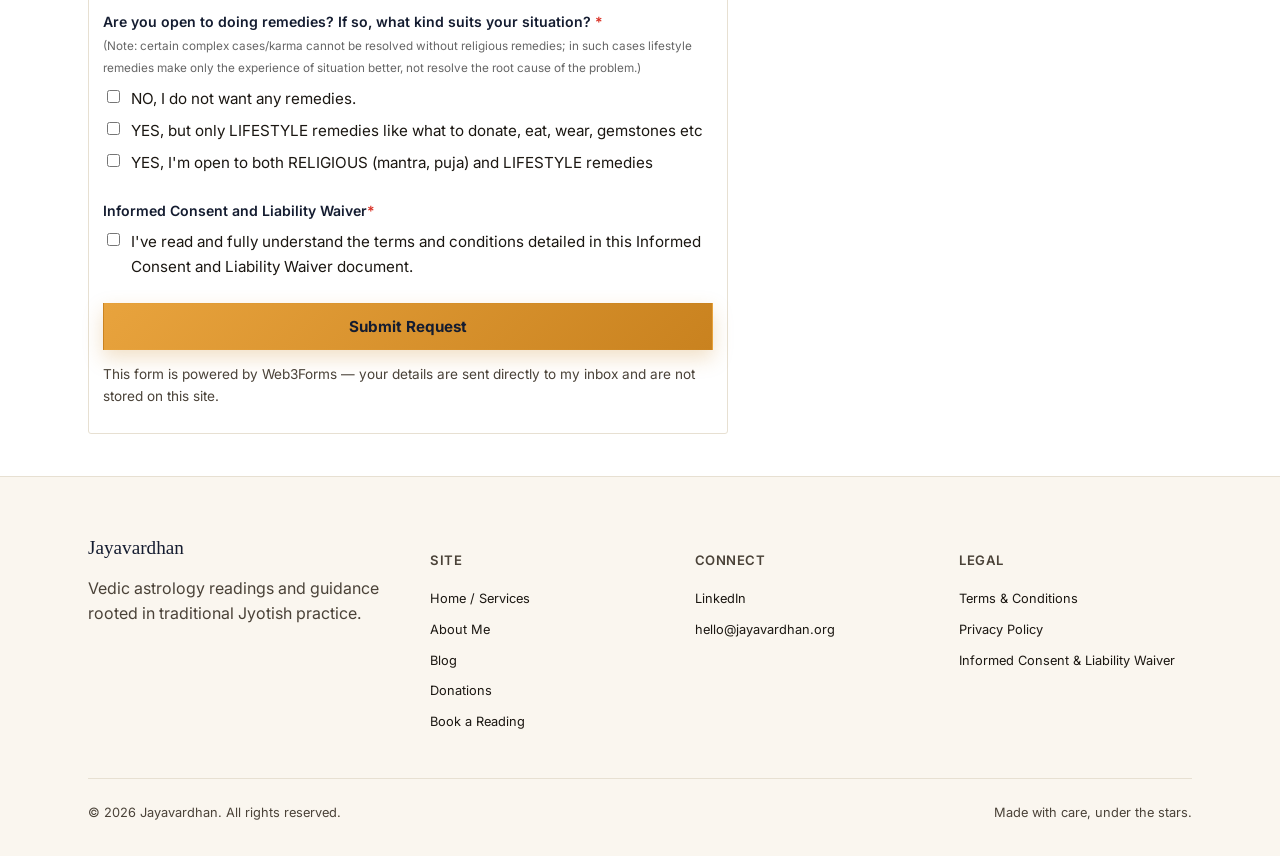
<file: book-reading.html>
<!DOCTYPE html>
<!--
  book-reading.html
  ------------------------------------------------------------------
  The booking form. Two things worth knowing before editing this file:

  1. FORM SUBMISSION: the <form> below posts directly to Web3Forms
     (https://web3forms.com), a free form-backend service — there is
     no server of our own. Replace the "access_key" hidden input's
     value with your real Web3Forms key before this goes live, or
     submissions will fail. The inline <script> near the bottom
     intercepts the normal form submit, sends it via fetch() instead
     so the page doesn't reload, and swaps in the "form-success"
     message on success.

  2. SIDEBAR: the "Choose a Service" list on the right is hand-written
     here (not pulled from data/posts.json or anywhere dynamic) — if
     you change a price or service name in the Services section of
     index.html, update it here too so the two stay in sync.
  ------------------------------------------------------------------
-->
<html lang="en">
<head>
  <!-- Google tag (gtag.js) -->
<script async src="https://www.googletagmanager.com/gtag/js?id=G-V2GH8W3CLH"></script>
<script>
  window.dataLayer = window.dataLayer || [];
  function gtag(){dataLayer.push(arguments);}
  gtag('js', new Date());

  gtag('config', 'G-V2GH8W3CLH');
</script>
<meta charset="UTF-8">
<meta name="viewport" content="width=device-width, initial-scale=1.0">
<title>Book a Reading — Jayavardhan Vedic Astrology</title>
<meta name="description" content="Book a personalized Vedic astrology reading.">
<link rel="icon" type="image/png" href="images/my-icon.png">
<link rel="preconnect" href="https://fonts.googleapis.com">
<link rel="preconnect" href="https://fonts.gstatic.com" crossorigin>
<link href="https://fonts.googleapis.com/css2?family=Fraunces:ital,wght@0,400;0,500;0,600;1,500&family=Inter:wght@400;500;600;700&display=swap" rel="stylesheet">
<link rel="stylesheet" href="css/style.css">
</head>
<body>

<header class="site-header">
  <div class="wrap">
    <a href="index.html" class="brand">
      <svg viewBox="0 0 24 24" fill="none" xmlns="http://www.w3.org/2000/svg" aria-hidden="true">
        <circle cx="12" cy="12" r="4" stroke="currentColor" stroke-width="1.4"/>
        <path d="M12 2v3M12 19v3M2 12h3M19 12h3M4.9 4.9l2.1 2.1M17 17l2.1 2.1M19.1 4.9 17 7M7 17l-2.1 2.1" stroke="currentColor" stroke-width="1.4" stroke-linecap="round"/>
      </svg>
      Jayavardhan
    </a>
    <nav>
      <button class="nav-toggle" aria-label="Toggle menu" aria-expanded="false">&#9776;</button>
      <ul class="nav-links">
        <li><a href="index.html">Services</a></li>
        <!-- Blog dropdown: "nav-dropdown" is the hover/focus zone, the
             nested <ul class="nav-dropdown-menu"> is hidden by default
             and shown via CSS on hover or keyboard focus (see style.css).
             Entries below are hand-picked/hardcoded — update this list
             by hand whenever you want to feature a different post. -->
        <li><a href="about.html">About Me</a></li>
        <li class="nav-dropdown">
          <a href="blog.html">Blog <span class="nav-caret" aria-hidden="true">🢗</span></a>
          <ul class="nav-dropdown-menu">
            <li><a href="blog/post.html?slug=sri-rama">Sri Rama</a></li>
            <li><a href="blog/post.html?slug=achyutananda-dasa">Achyutānanda Dasa</a></li>
            <li><a href="blog/post.html?slug=alzheimers-research">Alzheimer's Research</a></li>
            <li><a href="blog/post.html?slug=prostate-research">Prostate Cancer</a></li>
            <li class="nav-dropdown-divider"><a href="blog.html">View All Posts &rarr;</a></li>
          </ul>
        </li>
        <!--<li><a href="horoscope.html">Monthly Horoscope</a></li>-->
        <li><a href="donations.html">Donations</a></li>
        <!--<li><a href="book-reading.html">Book a Reading</a></li>-->
        <li class="nav-cta"><a href="book-reading.html" class="btn btn--primary" style="padding: 8px">Book Your Reading</a></li>
      </ul>
    </nav>
  </div>
</header>

<section class="page-header">
  <div class="wrap">
    <h1>Book a Reading</h1>
    <p>Share a few details below and I'll follow up by email to confirm your session and your birth details.</p>
  </div>
</section>

<section class="section">
  <div class="wrap">
    <div class="booking-layout">
    <div class="form-wrap">

      <div class="form-success" id="form-success" role="status">
        Thank you — your request has been sent. I'll email you within 1–2 business days to confirm your booking.
      </div>

      <!-- 
    =======================================================================

    This is a working contact form. To receive email, 
    Replace YOUR_ACCESS_KEY_HERE with your actual Access Key.

    Create Access Key here 👉 https://web3forms.com/

    =======================================================================
 -->
      
      <form id="booking-form" action="https://api.web3forms.com/submit" method="POST" class="consultation-form">

        <!-- W3Forms Access Key (Replace with your actual key) -->
        <input type="hidden" name="access_key" value="5359562a-1abf-458c-ac7d-14265825f767">

        <!-- Optional: Subject line for submission notification emails -->
        <input type="hidden" name="subject" value="New Vedic Astrology Consultation Request">

        <!-- Optional: Bot spam protection honeypot -->
        <input type="checkbox" name="botcheck" class="hidden" style="display: none;">

        <div class="form-row">
          <label for="service">Which Reading Are You Interested In? <span class="required">*</span></label>
          <select id="service" name="service" required>
            <option value="">Select a service</option>
            <option value="Initial Chart Reading">Initial Chart Reading</option>
            <option value="Follow-up Reading">Follow-up Reading</option>
            <option value="Muhurta Consultation">Muhurta Consultation</option>
            <option value="10-min Audio">10-min Audio</option>
          </select>
        </div>
            
        <!-- 1. First and Last Name -->
        <div class="form-group">
            <label for="full_name">First and Last Name <span class="required">*</span></label>
            <input type="text" id="full_name" name="full_name" required placeholder="Your answer">
        </div>

        <!-- 2. Your Email -->
        <div class="form-group">
            <label for="email">Your Email <span class="required">*</span></label>
            <input type="email" id="email" name="email" required placeholder="Your answer">
        </div>

        <!-- 3. Date of Birth -->
        <div class="form-group">
            <label for="dob">Date of Birth <span class="required">*</span></label>
            <input type="date" id="dob" name="birth_date" required>
        </div>

        <!-- 4. Place of Birth -->
        <div class="form-group">
            <label for="pob">Place of Birth (Town, City, State, Country) <span class="required">*</span></label>
            <input type="text" id="pob" name="birth_place" required placeholder="Your answer">
        </div>

        <!-- 5. Time of Birth -->
        <div class="form-group">
            <label for="tob">Time of Birth <span class="required">*</span></label>
            <input type="text" id="tob" name="birth_time" required placeholder="e.g. 14:30 or 2:30 PM">
        </div>

        <!-- 6. Birth Time Accuracy -->
        <div class="form-group">
            <label>How certain are you of the birth time provided? Do you think it is accurate? <span class="required">*</span></label>
            <div class="radio-option">
                <label><input type="radio" name="birth_time_accuracy" value="Yes, birth time is accurate" required> Yes, birth time is accurate</label>
            </div>
            <div class="radio-option">
                <label><input type="radio" name="birth_time_accuracy" value="No, I'm not sure of accuracy of birth time"> No, I'm not sure of accuracy of birth time</label>
            </div>
        </div>

        <!-- 7. Source of Birth data 
        <div class="form-group">
            <label>Source of Birth data</label>
            <div class="radio-option">
                <label><input type="radio" name="source_of_birth_data" value="Birth Certificate"> Birth Certificate</label>
            </div>
            <div class="radio-option">
                <label><input type="radio" name="source_of_birth_data" value="Mother/Family"> Mother/Family</label>
            </div>
            <div class="radio-option">
                <label><input type="radio" name="source_of_birth_data" value="Recalling from memory"> Recalling from memory</label>
            </div>
        </div>-->

        <!-- 8. Consultation For Whom 
        <div class="form-group">
            <label>For whom are you taking this reading? <span class="required">*</span></label>
            <div class="radio-option">
                <label><input type="radio" name="reading_for_whom" value="Myself" required> Myself</label>
            </div>
            <div class="radio-option">
                <label><input type="radio" name="reading_for_whom" value="Children - Son/Daughter"> Children - Son/Daughter</label>
            </div>
            <div class="radio-option">
                <label><input type="radio" name="reading_for_whom" value="Spouse/Partner - Wife/Husband"> Spouse/Partner - Wife/Husband</label>
            </div>
            <div class="radio-option">
                <label><input type="radio" name="reading_for_whom" value="Parents"> Parents</label>
            </div>
            <div class="radio-option">
                <label><input type="radio" name="reading_for_whom" value="Others"> Others</label>
            </div>
        </div>-->

        <!-- 9. Focus Area -->
        <div class="form-group">
            <label>What is the reading about? <span class="required">*</span></label>
            <div class="radio-option">
                <label><input type="radio" name="reading_focus_area" value="Career/Wealth/Finances" required> Career/Wealth/Finances</label>
            </div>
            <div class="radio-option">
                <label><input type="radio" name="reading_focus_area" value="Health"> Health</label>
            </div>
            <div class="radio-option">
                <label><input type="radio" name="reading_focus_area" value="Children/Child Birth/Conception"> Children/Child Birth/Conception</label>
            </div>
            <div class="radio-option">
                <label><input type="radio" name="reading_focus_area" value="Relationship-Marriage/Spouse/Partner"> Relationship-Marriage/Spouse/Partner</label>
            </div>
            <div class="radio-option">
                <label><input type="radio" name="reading_focus_area" value="Property"> Property/House</label>
            </div>
            <div class="radio-option">
                <label><input type="radio" name="reading_focus_area" value="Other areas"> Other (please explain in notes below)</label>
            </div>
        </div>

        <!-- 10. Consultation Objective 
        <div class="form-group">
            <label for="objective">What is the objective of your consultation? What are you expecting and looking forward to? <span class="required">*</span></label>
            <textarea id="objective" name="consultation_objective" rows="4" required placeholder="Your answer"></textarea>
        </div>-->

        <!-- 11. Previous Remedies -->
        <div class="form-group">
            <label for="previous_remedies">Please list remedies you have done or are presently doing, including gemstones and mantras?</label>
            <textarea id="previous_remedies" name="previous_remedies" rows="4" placeholder="Your answer"></textarea>
        </div>

        <!-- 12. Other Notes -->
        <div class="form-group">
            <label for="notes">Any other notes for consideration</label>
            <textarea id="notes" name="additional_notes" rows="4" required placeholder="Your answer"></textarea>
        </div>

        <!-- 13. Openness to Remedies -->
        <div class="form-group">
            <label>Are you open to doing remedies? If so, what kind suits your situation? <span class="required">*</span><br>
                <small style="color: #666; font-weight: normal;">(Note: certain complex cases/karma cannot be resolved without religious remedies; in such cases lifestyle remedies make only the experience of situation better, not resolve the root cause of the problem.)</small>
            </label>
            <div class="checkbox-option">
                <label><input type="checkbox" name="open_to_remedies[]" value="NO, I do not want any remedies."> NO, I do not want any remedies.</label>
            </div>
            <div class="checkbox-option">
                <label><input type="checkbox" name="open_to_remedies[]" value="YES, but only LIFESTYLE remedies like what to donate, eat, wear, gemstones etc"> YES, but only LIFESTYLE remedies like what to donate, eat, wear, gemstones etc</label>
            </div>
            <div class="checkbox-option">
                <label><input type="checkbox" name="open_to_remedies[]" value="YES, I'm open to both RELIGIOUS (mantra, puja) and LIFESTYLE remedies"> YES, I'm open to both RELIGIOUS (mantra, puja) and LIFESTYLE remedies</label>
            </div>
        </div>

        <!-- 14. Consent and Waiver -->
        <div class="form-group">
            <label>Informed Consent and Liability Waiver<span class="required">*</span></label>
            <div class="checkbox-option">
                <label>
                    <input type="checkbox" name="terms_waiver_consent" value="Accepted" required> 
                    I've read and fully understand the terms and conditions detailed in this Informed Consent and Liability Waiver document.
                </label>
            </div>
        </div>

        <!-- Notice Box 
        <div class="notice-card">
            <strong>Please Note:</strong>
            <p>If in response I suggest you submit the request some other time, please consider asking some other time then, preferably after 40-days. Thank you for understanding.</p>
        </div>-->

        <button type="submit" class="btn btn--primary btn--block">Submit Request</button>
        <p class="form-note">This form is powered by Web3Forms — your details are sent directly to my inbox and are not stored on this site.</p>
      </form>


      
    </div>

    <aside class="booking-sidebar">
      <h3>Choose a Service</h3>
      <ul class="booking-service-list">
        <li>
          <span class="booking-service-name">Initial Chart Reading</span>
          <span class="booking-service-price">Donation based</span>
        </li>
        <li>
          <span class="booking-service-name">Follow-up</span>
          <span class="booking-service-price">Donation based</span>
        </li>
        <li>
          <span class="booking-service-name">Muhurta</span>
          <span class="booking-service-price">USD 150 / &#8377; 12,000</span>
        </li>
        <li>
          <span class="booking-service-name">10-min Audio</span>
          <span class="booking-service-price">USD 800 / &#8377; 80,000 - delivered within 48 hours*</span>
        </li>
      </ul>
      <p class="booking-sidebar-note">See full descriptions of each service on the <a href="index.html#services">home page</a>.</p>
      <p class="booking-sidebar-note">*Conditional to availability</p>
    </aside>
    </div>
  </div>
</section>

<footer class="site-footer">
  <div class="wrap">
    <div class="footer-grid">
      <div>
        <div class="footer-brand">Jayavardhan</div>
        <p>Vedic astrology readings and guidance rooted in traditional Jyotish practice.</p>
      </div>
      <div class="footer-col">
        <h4>Site</h4>
        <ul>
          <li><a href="index.html">Home / Services</a></li>
          <li><a href="about.html">About Me</a></li>
          <li><a href="blog.html">Blog</a></li>
          <!--<li><a href="horoscope.html">Monthly Horoscope</a></li>-->
          <li><a href="donations.html">Donations</a></li>
          <li><a href="book-reading.html">Book a Reading</a></li>
        </ul>
      </div>
      <div class="footer-col">
        <h4>Connect</h4>
        <ul>
         <!--<li><a href="#"  target="_blank" rel="noopener noreferrer">YouTube</a></li>
          <li><a href="https://www.instagram.com/jayavardhan_astrology/"  target="_blank" rel="noopener noreferrer"">Instagram</a></li>
          <li><a href="https://x.com/_Jayavardhan" target="_blank" rel="noopener noreferrer">Twitter</a></li>-->
          <li><a href="https://www.linkedin.com/company/jayavardhan-astrology" target="_blank" rel="noopener noreferrer">LinkedIn</a></li>
          <li><a href="mailto:hello@jayavardhan.org">hello@jayavardhan.org</a></li>
        </ul>
      </div>
      <div class="footer-col">
        <h4>Legal</h4>
        <ul>
          <li><a href="terms.html">Terms &amp; Conditions</a></li>
          <li><a href="privacy.html">Privacy Policy</a></li>
          <li><a href="consent.html">Informed Consent &amp; Liability Waiver</a></li>
        </ul>
      </div>
    </div>
    <div class="footer-bottom">
      <span>&copy; <span id="year"></span> Jayavardhan. All rights reserved.</span>
      <span>Made with care, under the stars.</span>
    </div>
  </div>
</footer>

<script src="js/nav.js"></script>
<script>
// Footer copyright year — trivial, but keeps it from going stale.
document.getElementById('year').textContent = new Date().getFullYear();

// Intercept the form's normal submit (which would reload the page)
// and send it to Web3Forms via fetch() instead, so we can show the
// "form-success" message inline without navigating away.
document.getElementById('booking-form').addEventListener('submit', function (e) {
  e.preventDefault(); // stop the browser's default full-page submit
  var form = e.target;
  var data = new FormData(form); // collects every named input's value automatically
  var successBox = document.getElementById('form-success');

  fetch(form.action, { method: 'POST', body: data, headers: { 'Accept': 'application/json' } })
    .then(function (res) { return res.json(); })
    .then(function (json) {
      if (json.success) {
        // Web3Forms confirms it received the submission — hide the form,
        // show the thank-you message in its place.
        form.style.display = 'none';
        successBox.style.display = 'block';
      } else {
        // Request reached Web3Forms but it reported a failure (e.g. bad
        // access key) — surface something rather than failing silently.
        alert('Something went wrong — please try again or email directly.');
      }
    })
    .catch(function () {
      // Network error, or Web3Forms unreachable entirely.
      alert('Something went wrong — please try again or email directly.');
    });
});
</script>

</body>
</html>
</file>
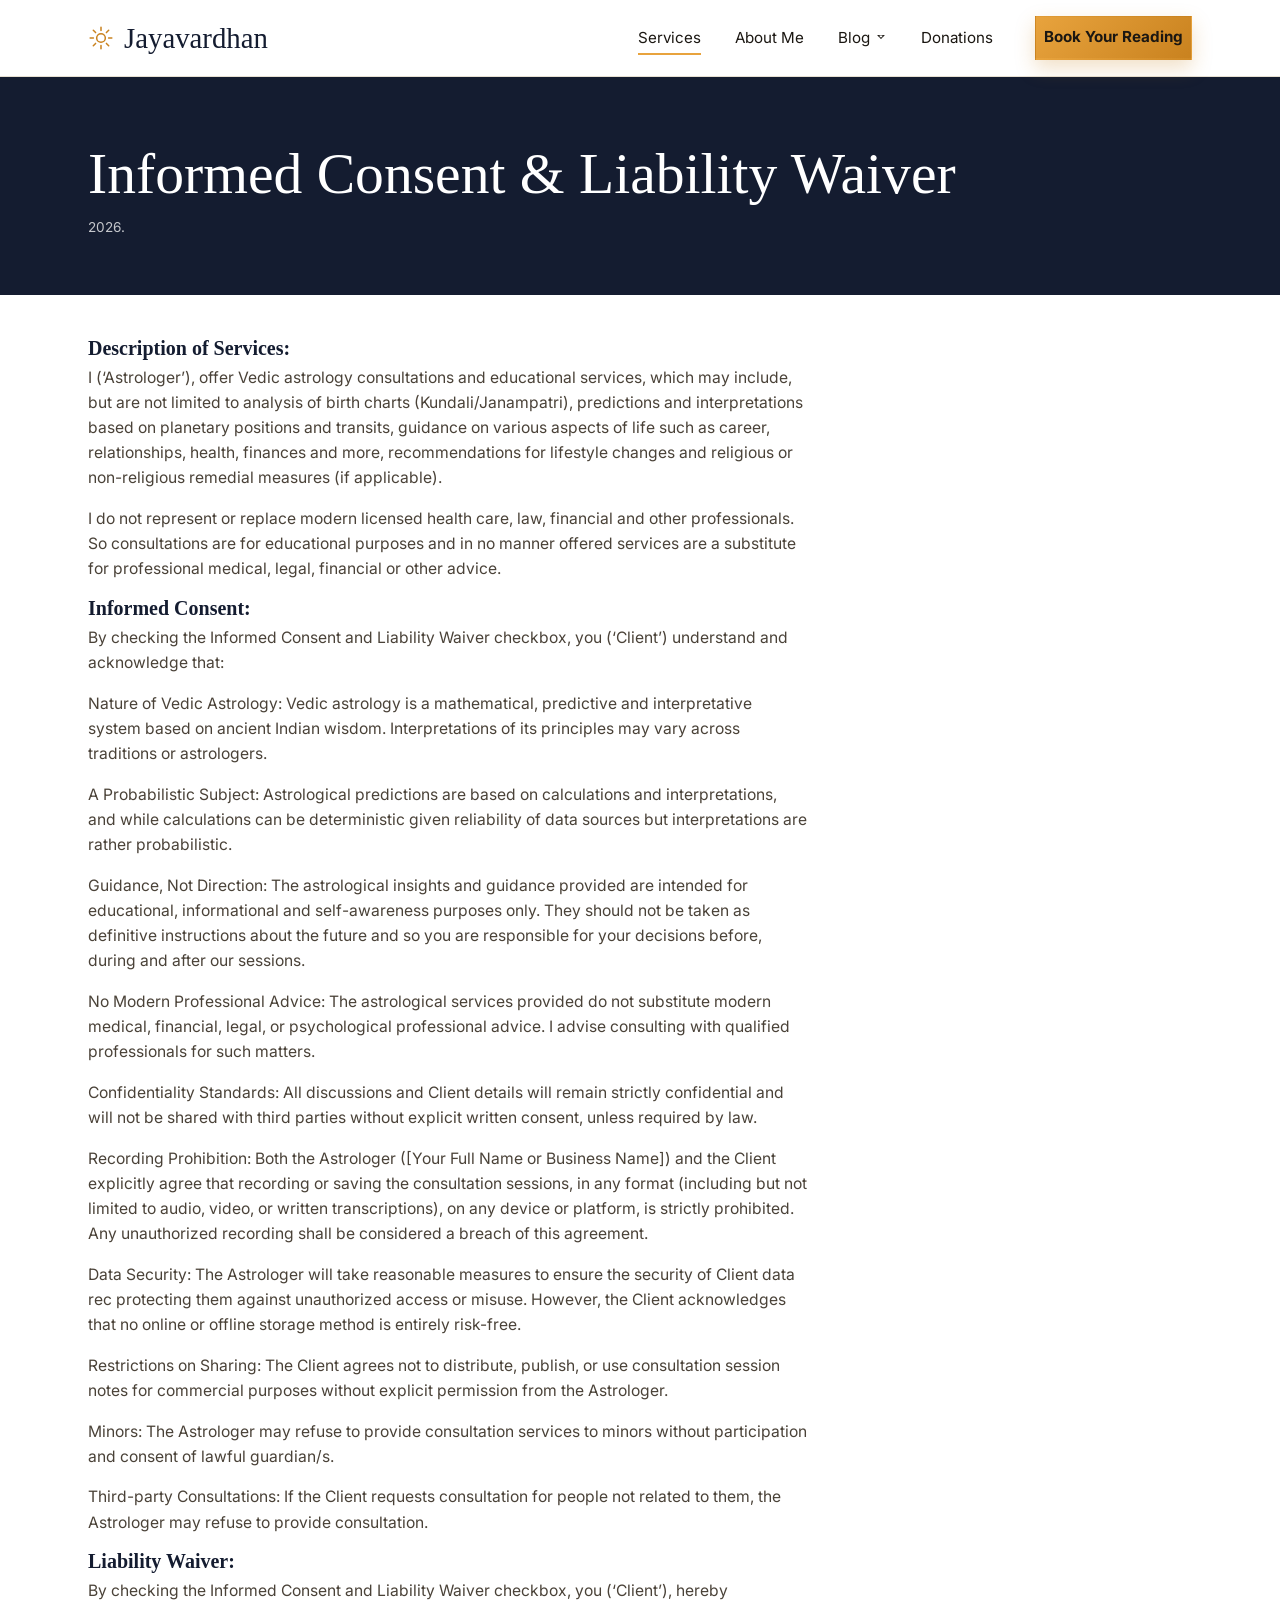
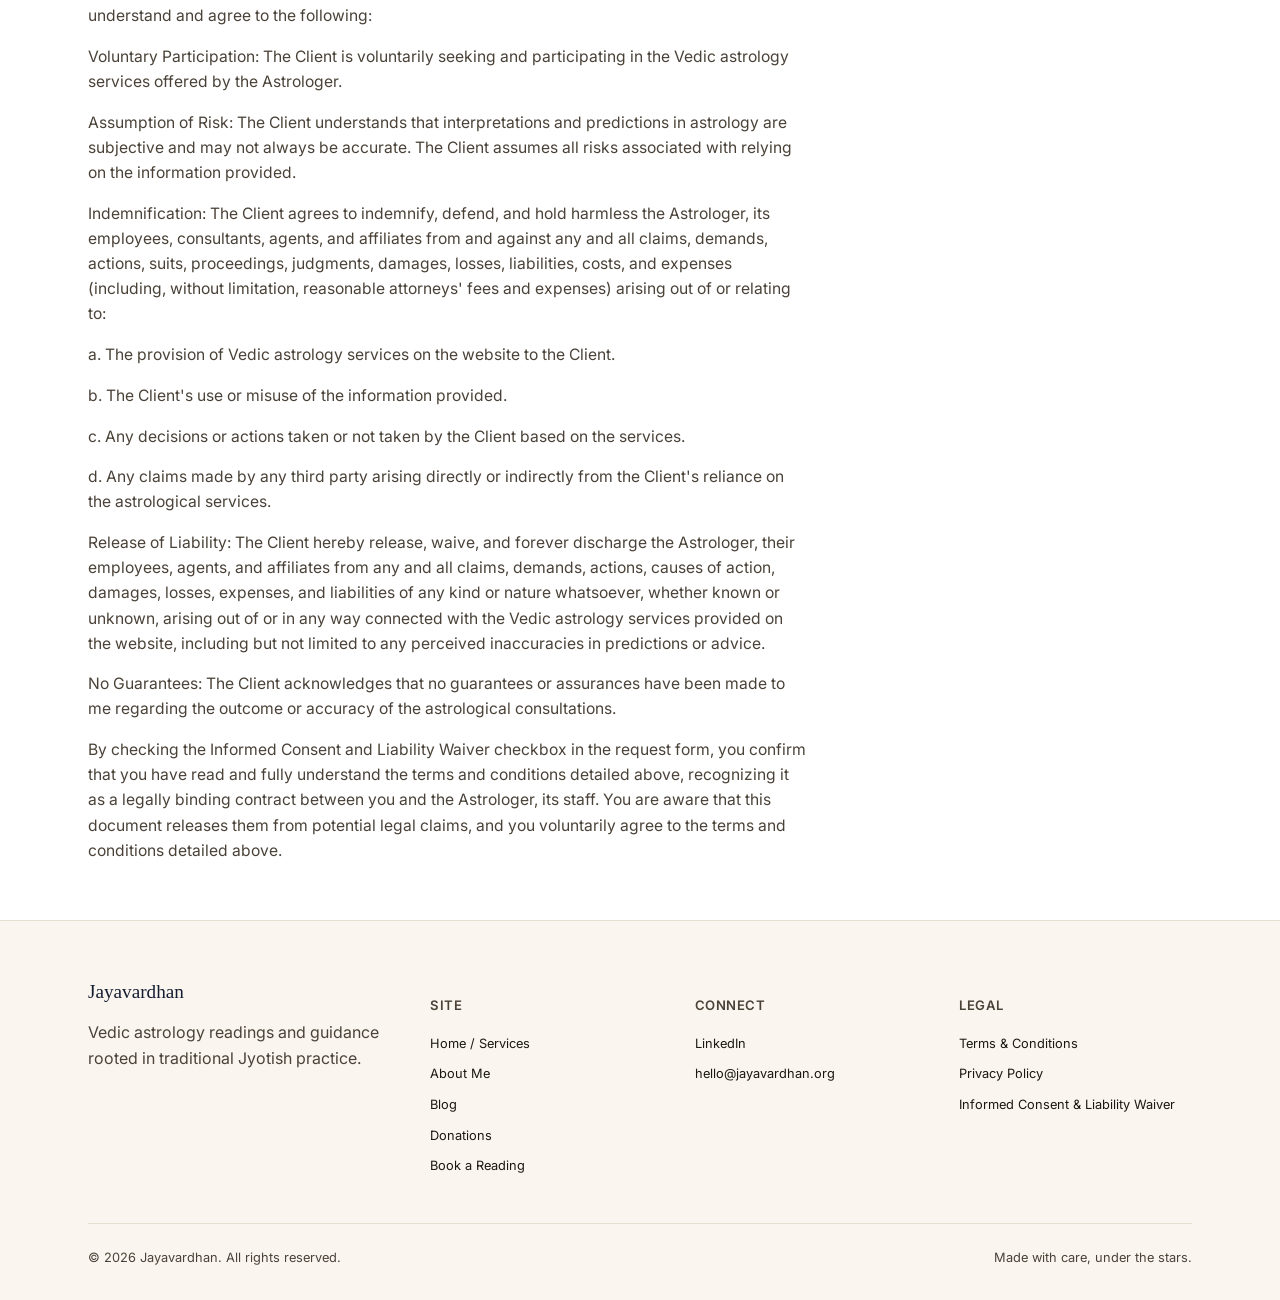
<file: consent.html>
<!DOCTYPE html>
<!--
  consent.html — Informed Consent & Liability Waiver
  ------------------------------------------------------------------
  PLACEHOLDER LEGAL TEXT — not written or reviewed by a lawyer.
  Replace the bracketed copy in the body below with real policy
  language (ideally reviewed by an actual lawyer) before relying on
  this page. Structure/styling is fine as-is; only the wording needs
  real content.
  ------------------------------------------------------------------
-->
<html lang="en">
<head>
  <!-- Google tag (gtag.js) -->
<script async src="https://www.googletagmanager.com/gtag/js?id=G-V2GH8W3CLH"></script>
<script>
  window.dataLayer = window.dataLayer || [];
  function gtag(){dataLayer.push(arguments);}
  gtag('js', new Date());

  gtag('config', 'G-V2GH8W3CLH');
</script>
<meta charset="UTF-8">
<meta name="viewport" content="width=device-width, initial-scale=1.0">
<title>Informed Consent &amp; Liability Waiver — Jayavardhan Vedic Astrology</title>
<meta name="description" content="Informed consent and liability waiver for astrology readings and consultations with [Your Astrology Brand].">
<link rel="icon" type="image/png" href="images/my-icon.png">
<link rel="preconnect" href="https://fonts.googleapis.com">
<link rel="preconnect" href="https://fonts.gstatic.com" crossorigin>
<link href="https://fonts.googleapis.com/css2?family=Fraunces:ital,wght@0,400;0,500;0,600;1,500&family=Inter:wght@400;500;600;700&display=swap" rel="stylesheet">
<link rel="stylesheet" href="css/style.css">
<style>
  .legal-body { max-width: 720px; }
  .legal-body h2 { font-size: 1.3rem; margin-top: 2em; }
  .legal-body p, .legal-body li { font-size: .98rem; color: var(--ink-soft); }
  .legal-updated { font-size: .85rem; color: var(--ink-soft); margin-bottom: 0; }
</style>
</head>
<body>

<header class="site-header">
  <div class="wrap">
    <a href="index.html" class="brand">
      <svg viewBox="0 0 24 24" fill="none" xmlns="http://www.w3.org/2000/svg" aria-hidden="true">
        <circle cx="12" cy="12" r="4" stroke="currentColor" stroke-width="1.4"/>
        <path d="M12 2v3M12 19v3M2 12h3M19 12h3M4.9 4.9l2.1 2.1M17 17l2.1 2.1M19.1 4.9 17 7M7 17l-2.1 2.1" stroke="currentColor" stroke-width="1.4" stroke-linecap="round"/>
      </svg>
      Jayavardhan
    </a>
    <nav>
      <button class="nav-toggle" aria-label="Toggle menu" aria-expanded="false">&#9776;</button>
      <ul class="nav-links">
        <li><a href="index.html" aria-current="page">Services</a></li>
        <!-- Blog dropdown: "nav-dropdown" is the hover/focus zone, the
             nested <ul class="nav-dropdown-menu"> is hidden by default
             and shown via CSS on hover or keyboard focus (see style.css).
             Entries below are hand-picked/hardcoded — update this list
             by hand whenever you want to feature a different post. -->
        <li><a href="about.html">About Me</a></li>
        <li class="nav-dropdown">
          <a href="blog.html">Blog <span class="nav-caret" aria-hidden="true">🢗</span></a>
          <ul class="nav-dropdown-menu">
            <li><a href="blog/post.html?slug=sri-rama">Sri Rama</a></li>
            <li><a href="blog/post.html?slug=achyutananda-dasa">Achyutānanda Dasa</a></li>
            <li><a href="blog/post.html?slug=alzheimers-research">Alzheimer's Research</a></li>
            <li><a href="blog/post.html?slug=prostate-research">Prostate Cancer</a></li>
            <li class="nav-dropdown-divider"><a href="blog.html">View All Posts &rarr;</a></li>
          </ul>
        </li>
        <!--<li><a href="horoscope.html">Monthly Horoscope</a></li>-->
        <li><a href="donations.html">Donations</a></li>
        <!--<li><a href="book-reading.html">Book a Reading</a></li>-->
        <li class="nav-cta"><a href="book-reading.html" class="btn btn--primary" style="padding: 8px">Book Your Reading</a></li>
      </ul>
    </nav>
  </div>
</header>

<section class="page-header">
  <div class="wrap">
    <h1>Informed Consent &amp; Liability Waiver</h1>
    <p class="legal-updated" style="color:rgba(255,255,255,.75)">2026.</p>
  </div>
</section>

<section class="section">
  <div class="wrap">
    <div class="legal-body">
      <h3>Description of Services:</h3>
      <p>I (‘Astrologer’), offer Vedic astrology consultations and educational services, which may include, but are not limited to analysis of birth charts (Kundali/Janampatri), predictions and interpretations based on planetary positions and transits, guidance on various aspects of life such as career, relationships, health, finances and more, recommendations for lifestyle changes and religious or non-religious remedial measures (if applicable). </p>
      <p>I do not represent or replace modern licensed health care, law, financial and other professionals. So consultations are for educational purposes and in no manner offered services are a substitute for professional medical, legal, financial or other advice.</p>
      <h3>Informed Consent:</h3>
      <p>By checking the Informed Consent and Liability Waiver checkbox, you (‘Client’) understand and acknowledge that:</p>
      <p>Nature of Vedic Astrology: Vedic astrology is a mathematical, predictive and interpretative system based on ancient Indian wisdom. Interpretations of its principles may vary across traditions or astrologers.</p>
      <p>A Probabilistic Subject: Astrological predictions are based on calculations and interpretations, and while calculations can be deterministic given reliability of data sources but interpretations are rather probabilistic. </p>
      <p>Guidance, Not Direction: The astrological insights and guidance provided are intended for educational, informational and self-awareness purposes only. They should not be taken as definitive instructions about the future and so you are responsible for your decisions before, during and after our sessions.</p>
      <p>No Modern Professional Advice: The astrological services provided do not substitute modern medical, financial, legal, or psychological professional advice. I advise consulting with qualified professionals for such matters.</p>
      <p>Confidentiality Standards: All discussions and Client details will remain strictly confidential and will not be shared with third parties without explicit written consent, unless required by law.</p>
      <p>Recording Prohibition: Both the Astrologer ([Your Full Name or Business Name]) and the Client explicitly agree that recording or saving the consultation sessions, in any format (including but not limited to audio, video, or written transcriptions), on any device or platform, is strictly prohibited. Any unauthorized recording shall be considered a breach of this agreement. </p>
      <p>Data Security: The Astrologer will take reasonable measures to ensure the security of Client data rec protecting them against unauthorized access or misuse. However, the Client acknowledges that no online or offline storage method is entirely risk-free.  </p>
      <p>Restrictions on Sharing: The Client agrees not to distribute, publish, or use consultation session notes for commercial purposes without explicit permission from the Astrologer.</p>
      <p>Minors: The Astrologer may refuse to provide consultation services to minors without participation and consent of lawful guardian/s.</p>
      <p>Third-party Consultations: If the Client requests consultation for people not related to them, the Astrologer may refuse to provide consultation.</p>

      <h3>Liability Waiver:</h3>
      <p>By checking the Informed Consent and Liability Waiver checkbox, you (‘Client’), hereby understand and agree to the following:</p>
      <p>Voluntary Participation: The Client is voluntarily seeking and participating in the Vedic astrology services offered by the Astrologer.</p>
      <p>Assumption of Risk: The Client understands that interpretations and predictions in astrology are subjective and may not always be accurate. The Client assumes all risks associated with relying on the information provided.</p>
      <p>Indemnification: The Client agrees to indemnify, defend, and hold harmless the Astrologer, its employees, consultants, agents, and affiliates from and against any and all claims, demands, actions, suits, proceedings, judgments, damages, losses, liabilities, costs, and expenses (including, without limitation, reasonable attorneys' fees and expenses) arising out of or relating to:  </p>
      <p>a. The provision of Vedic astrology services on the website to the Client. </p>
      <p>b. The Client's use or misuse of the information provided. </p>
      <p>c. Any decisions or actions taken or not taken by the Client based on the services.</p>
      <p>d. Any claims made by any third party arising directly or indirectly from the Client's reliance on the astrological services.</p>
      <p>Release of Liability: The Client hereby release, waive, and forever discharge the Astrologer, their employees, agents, and affiliates from any and all claims, demands, actions, causes of action, damages, losses, expenses, and liabilities of any kind or nature whatsoever, whether known or unknown, arising out of or in any way connected with the Vedic astrology services provided on the website, including but not limited to any perceived inaccuracies in predictions or advice.</p>
      <p>No Guarantees: The Client acknowledges that no guarantees or assurances have been made to me regarding the outcome or accuracy of the astrological consultations.</p>
      <p></p>
      <p>By checking the Informed Consent and Liability Waiver checkbox in the request form, you confirm that you have read and fully understand the terms and conditions detailed above, recognizing it as a legally binding contract between you and the Astrologer, its staff. You are aware that this document releases them from potential legal claims, and you voluntarily agree to the terms and conditions detailed above.</p>

  
      <!--
      <p>[Placeholder — replace with your real consent/waiver language, ideally reviewed by a professional where relevant.] By booking and participating in a reading, consultation, or course, you acknowledge and agree to the following.</p>
      <h2>Purpose of Readings</h2>
      <p>Vedic astrology readings are offered for guidance, self-reflection, and educational purposes. They reflect traditional astrological interpretation and are not scientifically validated predictions of future events.</p>
      <h2>Not a Substitute for Professional Advice</h2>
      <p>Readings are not a substitute for medical, mental health, legal, or financial advice. Please consult a qualified professional for decisions in those areas.</p>
      <h2>Personal Responsibility</h2>
      <p>You understand that any decisions made based on a reading or consultation are made at your own discretion and responsibility. [Your Astrology Brand] is not liable for outcomes resulting from those decisions.</p>
      <h2>Confidentiality</h2>
      <p>Birth details and personal information shared during a reading are kept confidential and used only for the purposes of that reading, per our Privacy Policy.</p>
      <h2>Acknowledgment</h2>
      <p>By booking a session, you confirm that you have read and understood this waiver and consent to proceed on these terms.</p>
    -->
    </div>
  </div>
</section>

<footer class="site-footer">
  <div class="wrap">
    <div class="footer-grid">
      <div>
        <div class="footer-brand">Jayavardhan</div>
        <p>Vedic astrology readings and guidance rooted in traditional Jyotish practice.</p>
      </div>
      <div class="footer-col">
        <h4>Site</h4>
        <ul>
          <li><a href="index.html">Home / Services</a></li>
          <li><a href="about.html">About Me</a></li>
          <li><a href="blog.html">Blog</a></li>
          <!--<li><a href="horoscope.html">Monthly Horoscope</a></li>-->
          <li><a href="donations.html">Donations</a></li>
          <li><a href="book-reading.html">Book a Reading</a></li>
        </ul>
      </div>
      <div class="footer-col">
        <h4>Connect</h4>
        <ul>
          <!--<li><a href="#"  target="_blank" rel="noopener noreferrer">YouTube</a></li>
          <li><a href="https://www.instagram.com/jayavardhan_astrology/"  target="_blank" rel="noopener noreferrer"">Instagram</a></li>
          <li><a href="https://x.com/_Jayavardhan" target="_blank" rel="noopener noreferrer">Twitter</a></li>-->
          <li><a href="https://www.linkedin.com/company/jayavardhan-astrology" target="_blank" rel="noopener noreferrer">LinkedIn</a></li>
          <li><a href="mailto:hello@jayavardhan.org">hello@jayavardhan.org</a></li>
        </ul>
      </div>
      <div class="footer-col">
        <h4>Legal</h4>
        <ul>
          <li><a href="terms.html">Terms &amp; Conditions</a></li>
          <li><a href="privacy.html">Privacy Policy</a></li>
          <li><a href="consent.html">Informed Consent &amp; Liability Waiver</a></li>
        </ul>
      </div>
    </div>
    <div class="footer-bottom">
      <span>&copy; <span id="year"></span> Jayavardhan. All rights reserved.</span>
      <span>Made with care, under the stars.</span>
    </div>
  </div>
</footer>

<script src="js/nav.js"></script>
<script>document.getElementById('year').textContent = new Date().getFullYear();</script>
</body>
</html>
</file>
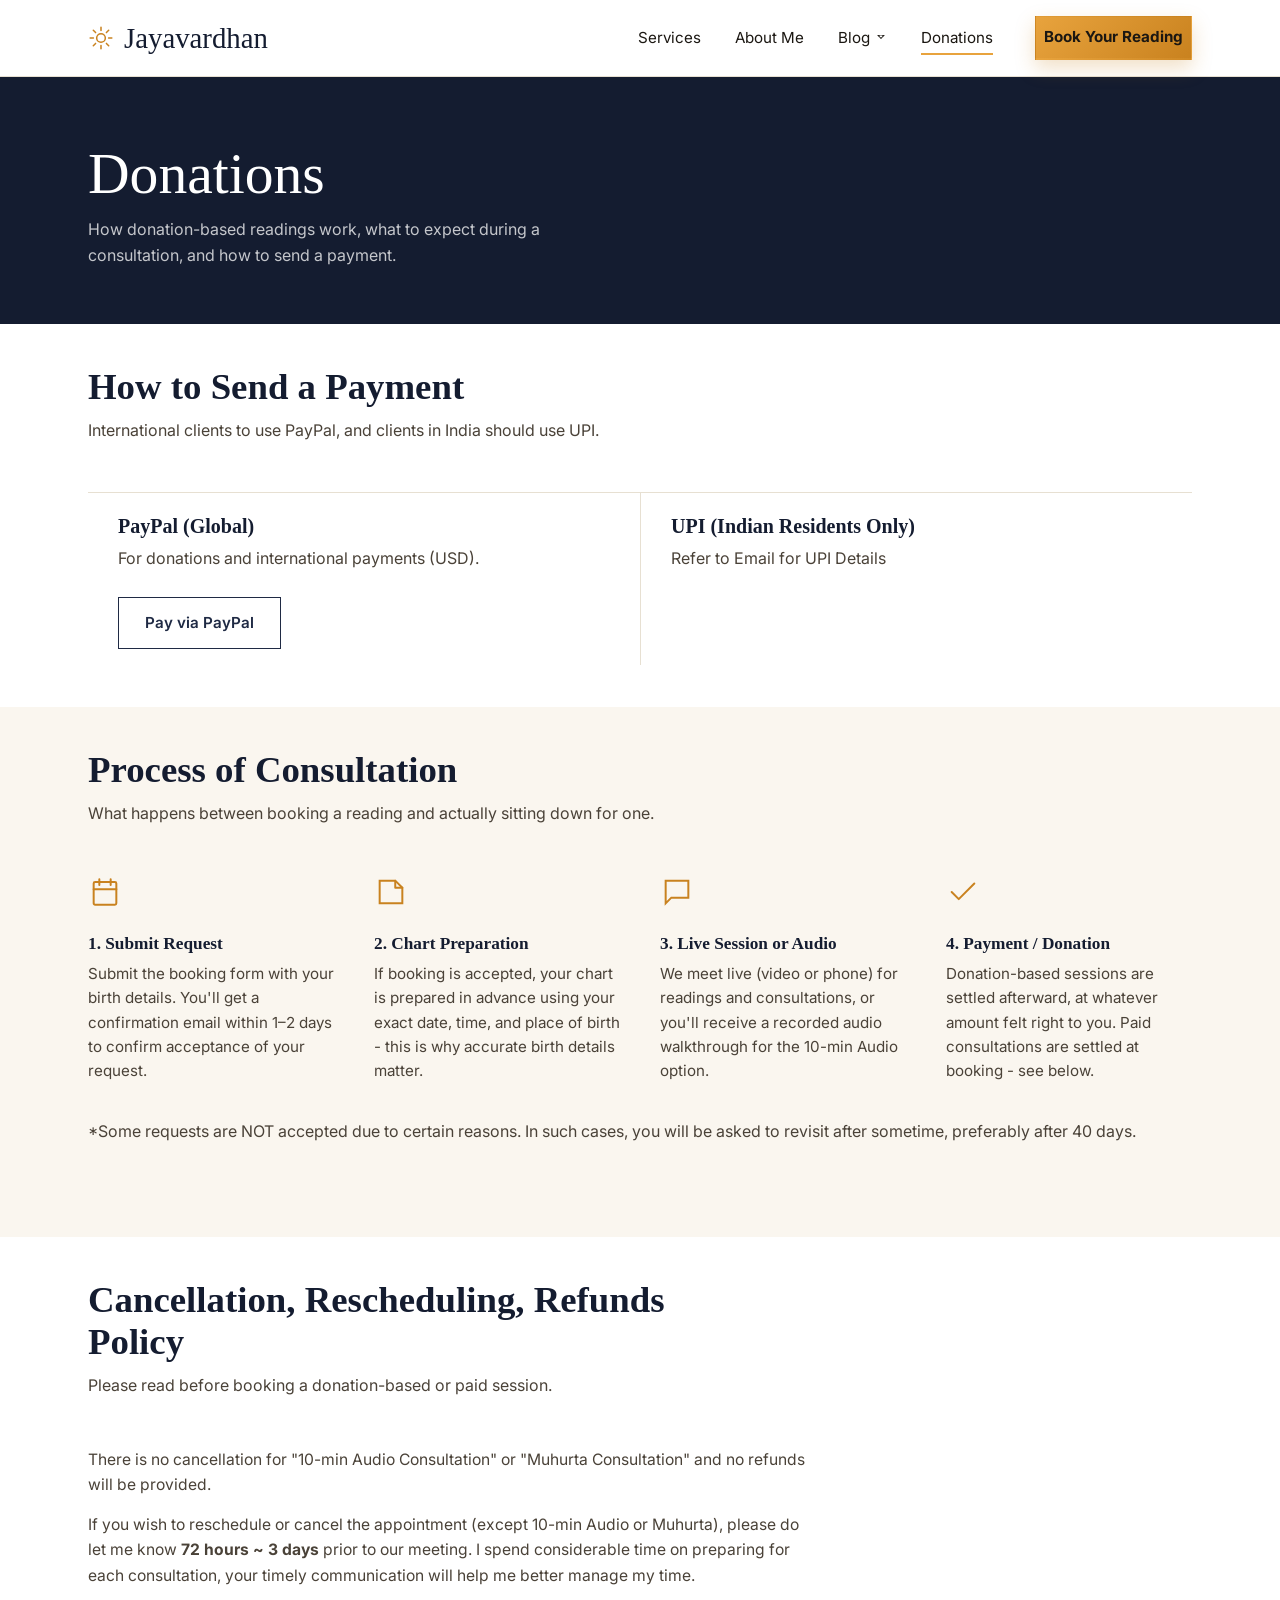
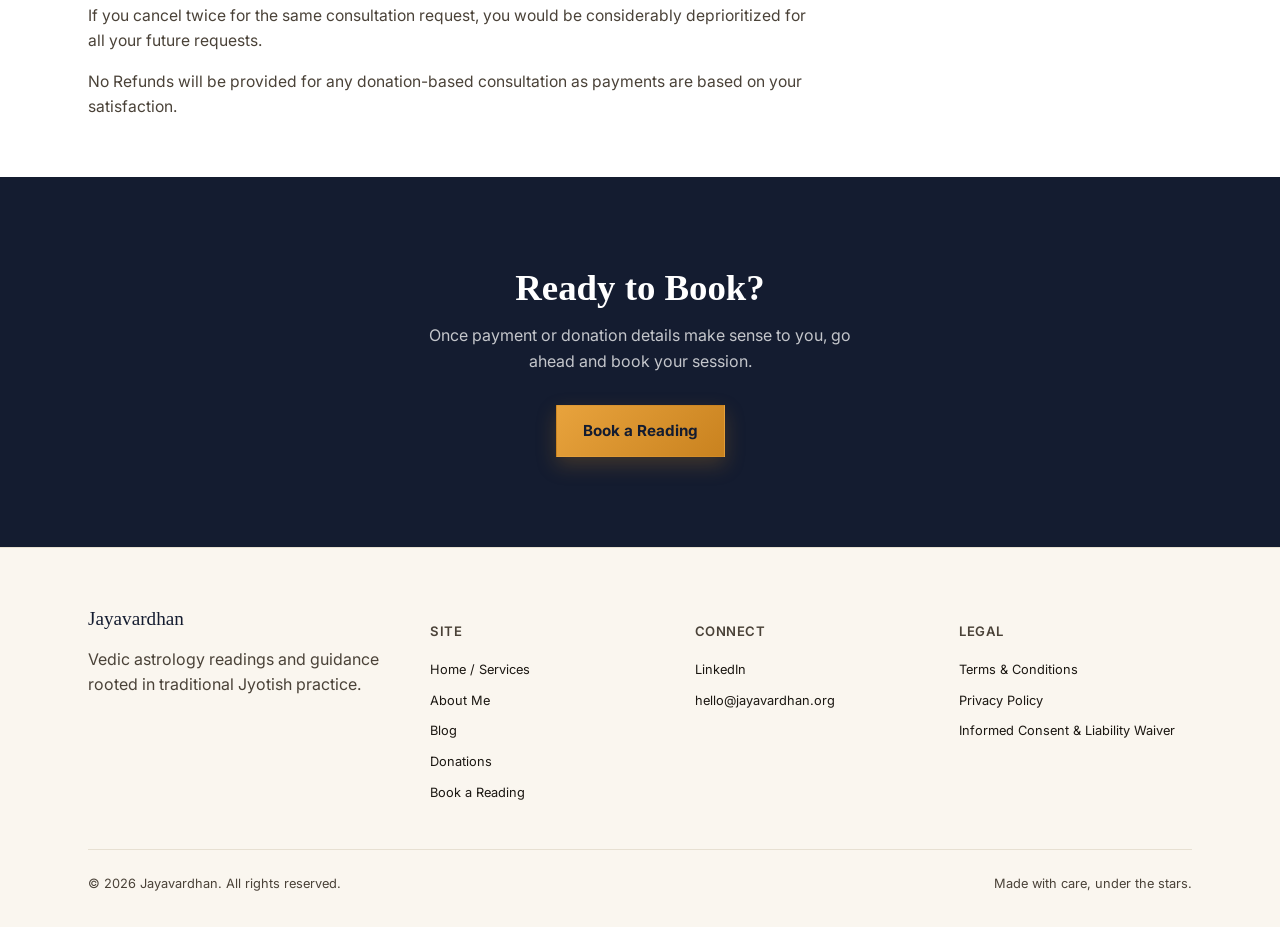
<file: donations.html>
<!DOCTYPE html>
<!--
  donations.html — Donations
  ------------------------------------------------------------------
  Payments/donations info page. Fully static (no JS data-loading like
  blog.html/horoscope.html) since this content changes rarely. Reuses
  existing site components rather than inventing new ones:
    - .page-header            same dark banner as other interior pages
    - .section-head           same section title/subtitle pattern as Home
    - .icon-grid / .icon-item  same 4-up icon list as Home's Features section
    - .legal-body              same plain-prose text block as terms/privacy/consent
    - .nak-list / .nak-row     same hairline-divided row list as Monthly Horoscope
  Only a small "Payments" block of CSS is new (added to css/style.css,
  clearly commented there) for the PayPal/UPI two-column layout and
  the QR code image box — everything else below is existing classes.
  ------------------------------------------------------------------
-->
<html lang="en">
<head>
  <!-- Google tag (gtag.js) -->
<script async src="https://www.googletagmanager.com/gtag/js?id=G-V2GH8W3CLH"></script>
<script>
  window.dataLayer = window.dataLayer || [];
  function gtag(){dataLayer.push(arguments);}
  gtag('js', new Date());

  gtag('config', 'G-V2GH8W3CLH');
</script>
<meta charset="UTF-8">
<meta name="viewport" content="width=device-width, initial-scale=1.0">
<title>Donations — Jayavardhan Vedic Astrology</title>
<meta name="description" content="Cancellation policy, what to expect during a consultation, and how to send a donation or payment.">
<link rel="icon" type="image/png" href="images/my-icon.png">
<link rel="preconnect" href="https://fonts.googleapis.com">
<link rel="preconnect" href="https://fonts.gstatic.com" crossorigin>
<link href="https://fonts.googleapis.com/css2?family=Fraunces:ital,wght@0,400;0,500;0,600;1,500&family=Inter:wght@400;500;600;700&display=swap" rel="stylesheet">
<link rel="stylesheet" href="css/style.css">

</head>
<body>

<header class="site-header">
  <div class="wrap">
    <a href="index.html" class="brand">
      <svg viewBox="0 0 24 24" fill="none" xmlns="http://www.w3.org/2000/svg" aria-hidden="true">
        <circle cx="12" cy="12" r="4" stroke="currentColor" stroke-width="1.4"/>
        <path d="M12 2v3M12 19v3M2 12h3M19 12h3M4.9 4.9l2.1 2.1M17 17l2.1 2.1M19.1 4.9 17 7M7 17l-2.1 2.1" stroke="currentColor" stroke-width="1.4" stroke-linecap="round"/>
      </svg>
      Jayavardhan
    </a>
    <nav>
      <button class="nav-toggle" aria-label="Toggle menu" aria-expanded="false">&#9776;</button>
      <ul class="nav-links">
        <li><a href="index.html">Services</a></li>
        <!-- Blog dropdown: "nav-dropdown" is the hover/focus zone, the
             nested <ul class="nav-dropdown-menu"> is hidden by default
             and shown via CSS on hover or keyboard focus (see style.css).
             Entries below are hand-picked/hardcoded — update this list
             by hand whenever you want to feature a different post. -->
        <li><a href="about.html">About Me</a></li>
        <li class="nav-dropdown">
          <a href="blog.html">Blog <span class="nav-caret" aria-hidden="true">🢗</span></a>
          <ul class="nav-dropdown-menu">
            <li><a href="blog/post.html?slug=sri-rama">Sri Rama</a></li>
            <li><a href="blog/post.html?slug=achyutananda-dasa">Achyutānanda Dasa</a></li>
            <li><a href="blog/post.html?slug=alzheimers-research">Alzheimer's Research</a></li>
            <li><a href="blog/post.html?slug=prostate-research">Prostate Cancer</a></li>
            <li class="nav-dropdown-divider"><a href="blog.html">View All Posts &rarr;</a></li>
          </ul>
        </li>
        <!--<li><a href="horoscope.html">Monthly Horoscope</a></li>-->
        <li><a href="donations.html" aria-current="page">Donations</a></li>
        <!--<li><a href="book-reading.html">Book a Reading</a></li>-->
        <li class="nav-cta"><a href="book-reading.html" class="btn btn--primary" style="padding: 8px">Book Your Reading</a></li>
      </ul>
    </nav>
  </div>
</header>

<section class="page-header">
  <div class="wrap">
    <h1>Donations</h1>
    <p>How donation-based readings work, what to expect during a consultation, and how to send a payment.</p>
  </div>
</section>


<!-- ============ PAYMENTS: PAYPAL & UPI ============ -->
<section class="section">
  <div class="wrap">
    <div class="section-head">
      <h2>How to Send a Payment</h2>
      <p>International clients to use PayPal, and clients in India should use UPI.</p>
    </div>

    <div class="pay-grid">

      <div class="pay-card">
        <h3>PayPal (Global)</h3>
        <p>For donations and international payments (USD).</p>
        <a href="https://www.paypal.com/ncp/payment/ACG3SCUCF9BJ4" class="btn btn--ghost" target="_blank" rel="noopener">Pay via PayPal</a>
        <!--<p class="pay-note">Replace this link with your real PayPal.me link or business PayPal email before publishing.</p>-->
      </div>

      <div class="pay-card">
        <h3>UPI (Indian Residents Only)</h3>
        <p>Refer to Email for UPI Details</p>
        <!--<p>Scan the QR code below with any UPI app (GPay, PhonePe, Paytm, etc.), or use the UPI ID directly.</p>
        <div class="pay-qr">-->
          <!-- Replace images/upi-qr.png with your real UPI QR code image 
          <img src="images/upi-qr.png" alt="UPI QR code for payments" loading="lazy">
        </div>
        <p class="pay-upi-id">UPI ID: <strong>yourhandle@upi</strong></p>
        <p class="pay-note">Replace the QR image and UPI ID above with your real ones before publishing.</p>-->
      </div>

    </div>
  </div>
</section>


<!-- ============ PROCESS OF CONSULTATION ============ -->
<section class="section section--tint">
  <div class="wrap">
    <div class="section-head">
      <h2>Process of Consultation</h2>
      <p>What happens between booking a reading and actually sitting down for one.</p>
    </div>
    <!-- Reusing the same icon-grid/icon-item pattern as Home's Features
         section — just four sequential steps instead of four features. -->
    <div class="icon-grid">
      <div class="icon-item">
        <svg viewBox="0 0 24 24" fill="none" stroke="currentColor" stroke-width="1.4"><rect x="4" y="5" width="16" height="16" rx="1"/><path d="M4 10h16M8 3v4M16 3v4" stroke-linecap="round"/></svg>
        <h3>1. Submit Request</h3>
        <p>Submit the booking form with your birth details. You'll get a confirmation email within 1–2 days to confirm acceptance of your request.</p>
      </div>
      <div class="icon-item">
        <svg viewBox="0 0 24 24" fill="none" stroke="currentColor" stroke-width="1.4"><path d="M4 4h11l5 5v11H4z"/><path d="M15 4v5h5" stroke-linecap="round" stroke-linejoin="round"/></svg>
        <h3>2. Chart Preparation</h3>
        <p>If booking is accepted, your chart is prepared in advance using your exact date, time, and place of birth - this is why accurate birth details matter.</p>
      </div>
      <div class="icon-item">
        <svg viewBox="0 0 24 24" fill="none" stroke="currentColor" stroke-width="1.4"><path d="M4 4v16l4-4h12V4z"/></svg>
        <h3>3. Live Session or Audio</h3>
        <p>We meet live (video or phone) for readings and consultations, or you'll receive a recorded audio walkthrough for the 10-min Audio option.</p>
      </div>
      <div class="icon-item">
        <svg viewBox="0 0 24 24" fill="none" stroke="currentColor" stroke-width="1.4"><path d="M20 6 9 17l-5-5" stroke-linecap="round" stroke-linejoin="round"/></svg>
        <h3>4. Payment / Donation</h3>
        <p>Donation-based sessions are settled afterward, at whatever amount felt right to you. Paid consultations are settled at booking - see below.</p>
      </div>
    </div>
    <p style="padding: 35px 0px;">*Some requests are NOT accepted due to certain reasons. In such cases, you will be asked to revisit after sometime, preferably after 40 days.</p>
  </div>
</section>

<!-- ============ CANCELLATION POLICY ============ -->
<section class="section">
  <div class="wrap">
    <div class="section-head">
      <h2>Cancellation, Rescheduling, Refunds Policy</h2>
      <p>Please read before booking a donation-based or paid session.</p>
    </div>
    <div class="legal-body">
      <p>There is no cancellation for "10-min Audio Consultation" or "Muhurta Consultation" and no refunds will be provided.</p>
      <p>If you wish to reschedule or cancel the appointment (except 10-min Audio or Muhurta), please do let me know <b>72 hours ~ 3 days</b> prior to our meeting. I spend considerable time on preparing for each consultation, your timely communication will help me better manage my time.</p>
      <p>If you cancel twice for the same consultation request, you would be considerably deprioritized for all your future requests.</p>
      <p>No Refunds will be provided for any donation-based consultation as payments are based on your satisfaction.</p>
    </div>
  </div>
</section>



<section class="cta-band">
  <div class="wrap">
    <h2>Ready to Book?</h2>
    <p>Once payment or donation details make sense to you, go ahead and book your session.</p>
    <a href="book-reading.html" class="btn btn--primary">Book a Reading</a>
  </div>
</section>

<footer class="site-footer">
  <div class="wrap">
    <div class="footer-grid">
      <div>
        <div class="footer-brand">Jayavardhan</div>
        <p>Vedic astrology readings and guidance rooted in traditional Jyotish practice.</p>
      </div>
      <div class="footer-col">
        <h4>Site</h4>
        <ul>
          <li><a href="index.html">Home / Services</a></li>
          <li><a href="about.html">About Me</a></li>
          <li><a href="blog.html">Blog</a></li>
          <!--<li><a href="horoscope.html">Monthly Horoscope</a></li>-->
          <li><a href="donations.html">Donations</a></li>
          <li><a href="book-reading.html">Book a Reading</a></li>
        </ul>
      </div>
      <div class="footer-col">
        <h4>Connect</h4>
        <ul>
          <!--<li><a href="#"  target="_blank" rel="noopener noreferrer">YouTube</a></li>
          <li><a href="https://www.instagram.com/jayavardhan_astrology/"  target="_blank" rel="noopener noreferrer"">Instagram</a></li>
          <li><a href="https://x.com/_Jayavardhan" target="_blank" rel="noopener noreferrer">Twitter</a></li>-->
          <li><a href="https://www.linkedin.com/company/jayavardhan-astrology" target="_blank" rel="noopener noreferrer">LinkedIn</a></li>
          <li><a href="mailto:hello@jayavardhan.org">hello@jayavardhan.org</a></li>
        </ul>
      </div>
      <div class="footer-col">
        <h4>Legal</h4>
        <ul>
          <li><a href="terms.html">Terms &amp; Conditions</a></li>
          <li><a href="privacy.html">Privacy Policy</a></li>
          <li><a href="consent.html">Informed Consent &amp; Liability Waiver</a></li>
        </ul>
      </div>
    </div>
    <div class="footer-bottom">
      <span>&copy; <span id="year"></span> Jayavardhan. All rights reserved.</span>
      <span>Made with care, under the stars.</span>
    </div>
  </div>
</footer>

<script src="js/nav.js"></script>
<script>document.getElementById('year').textContent = new Date().getFullYear();</script>
</body>
</html>
</file>
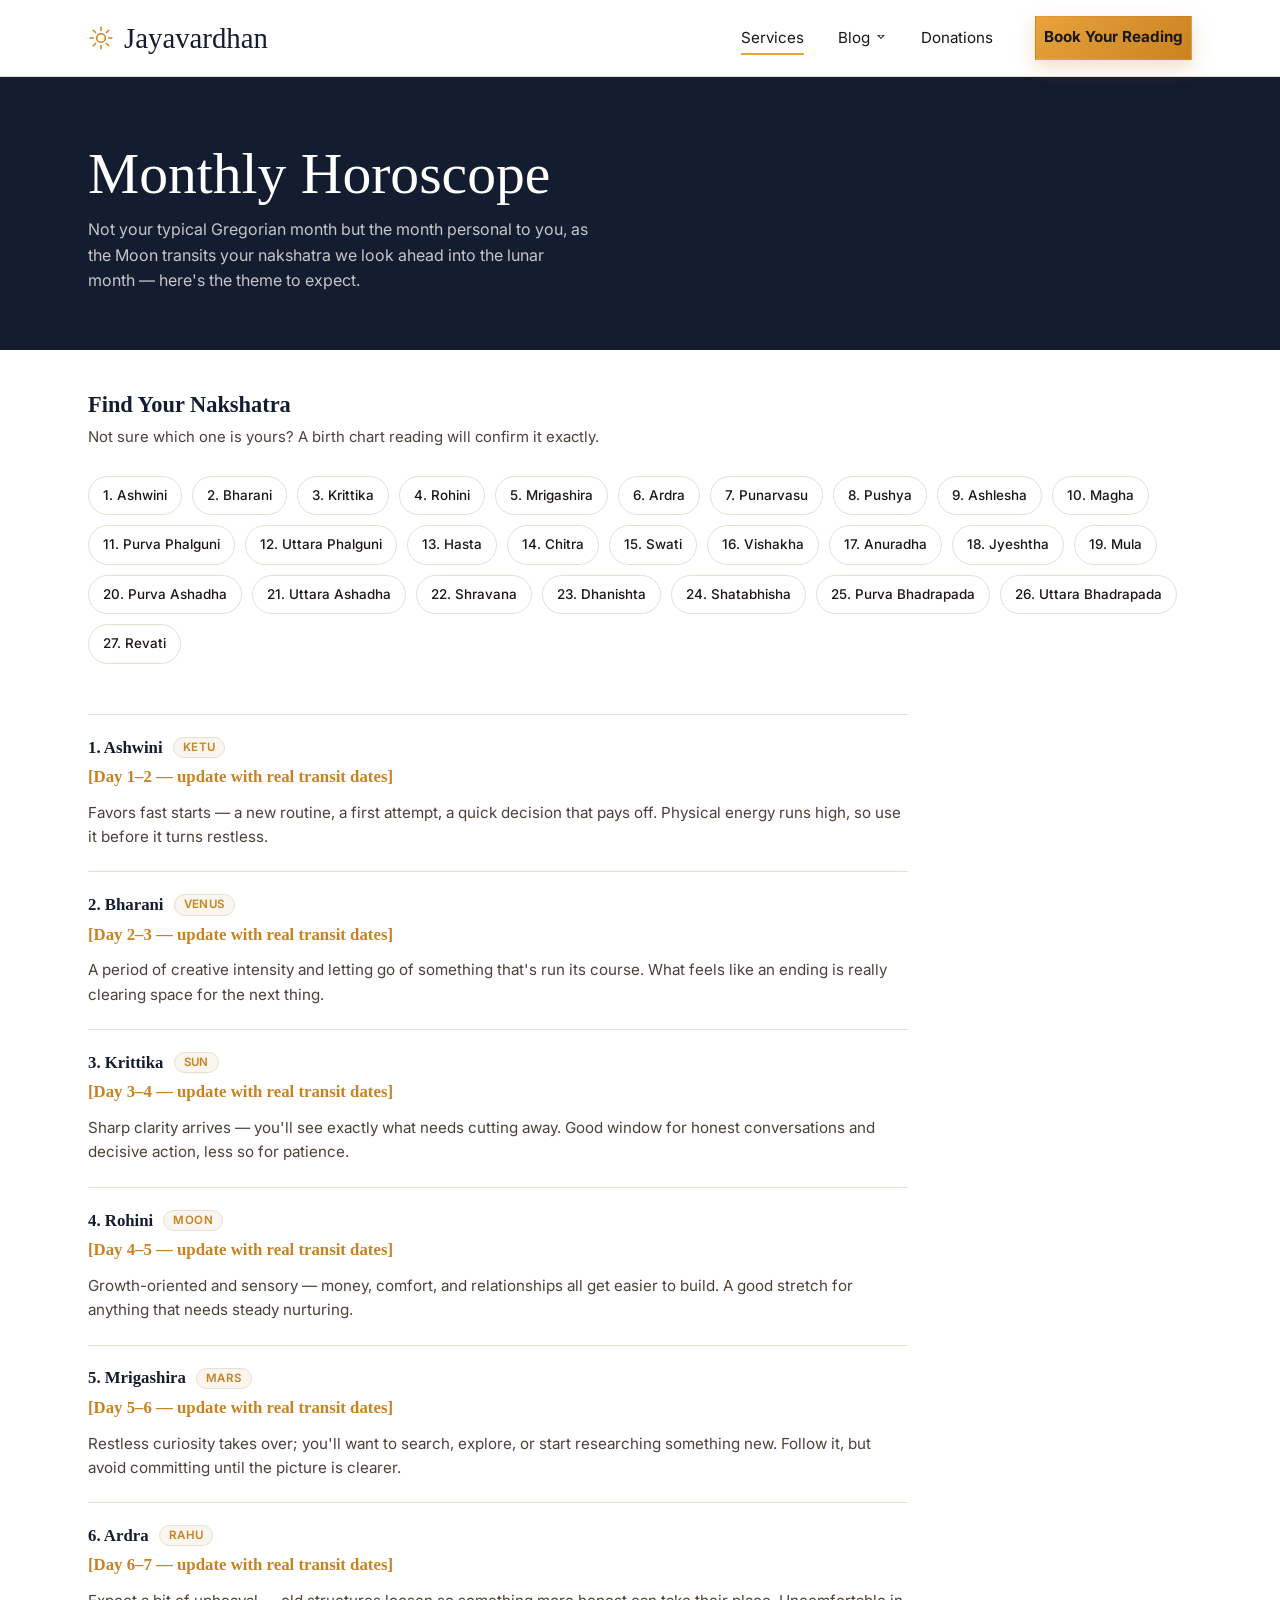
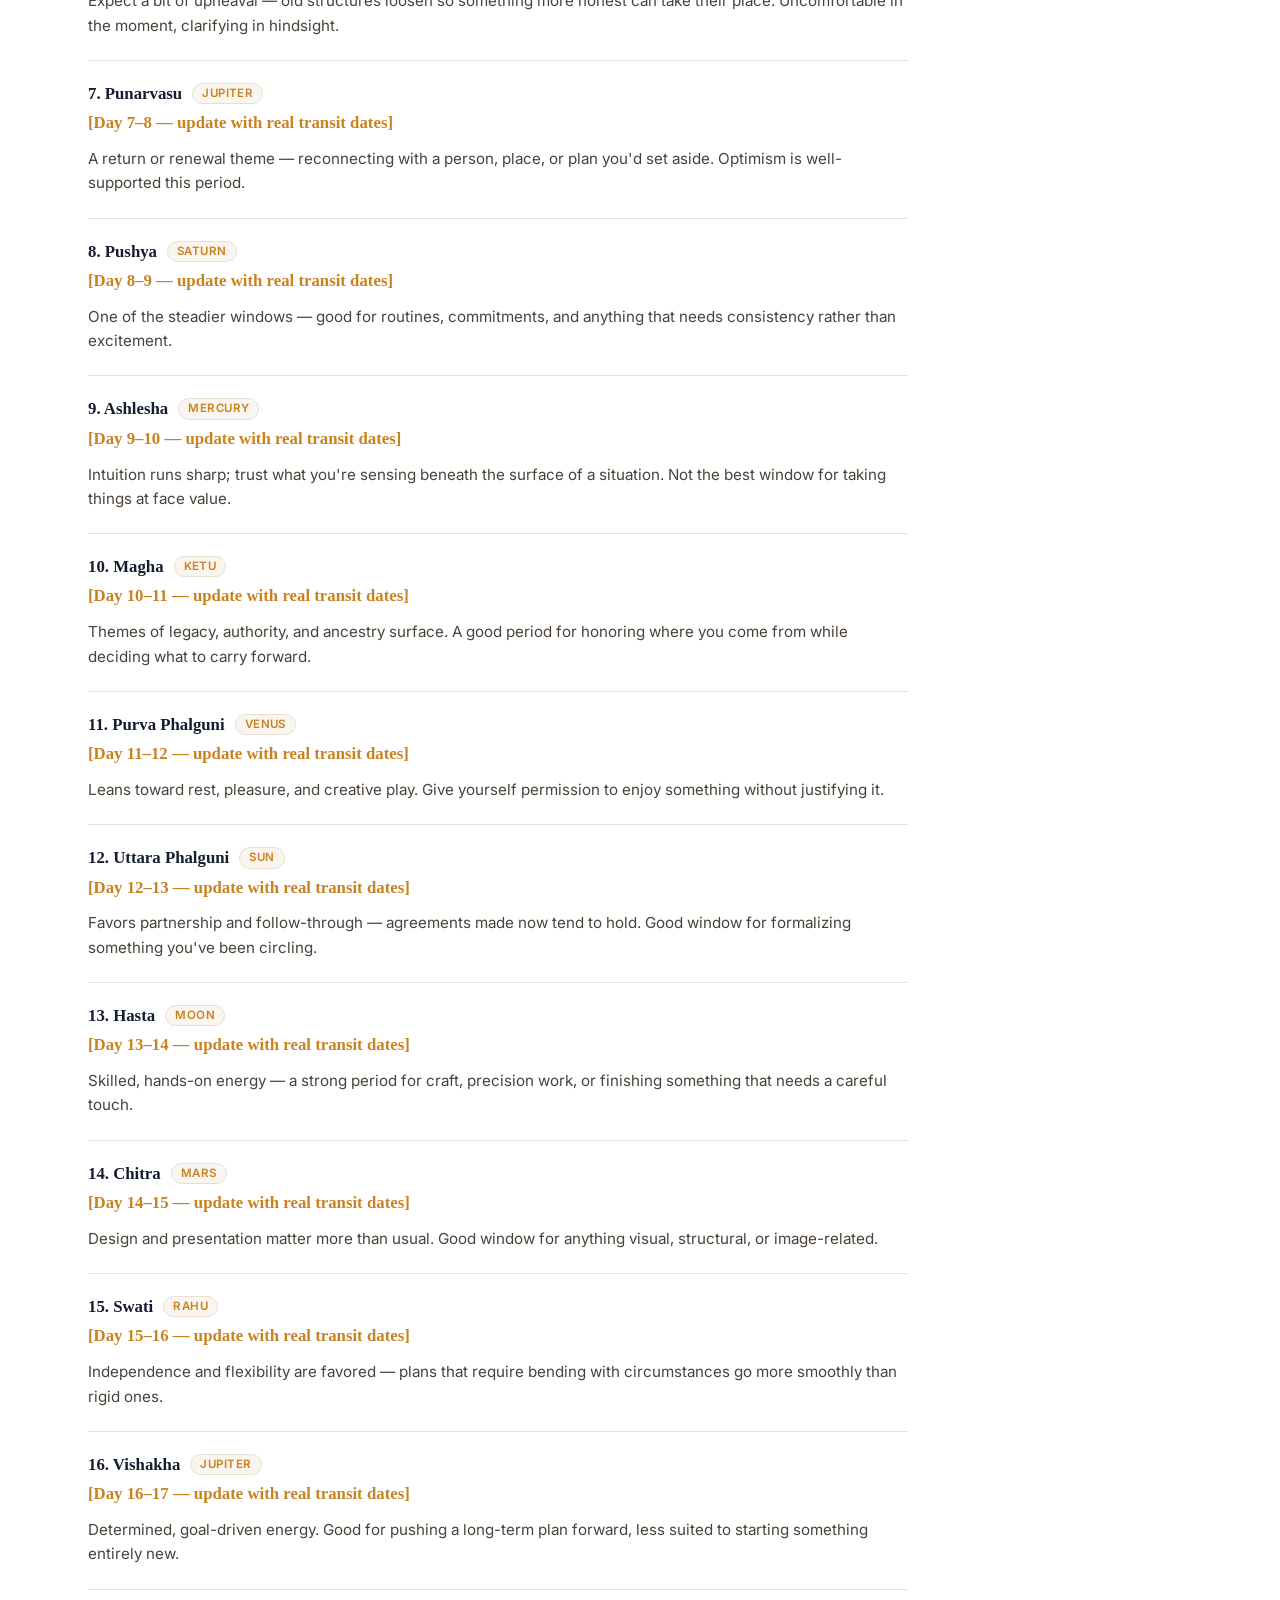
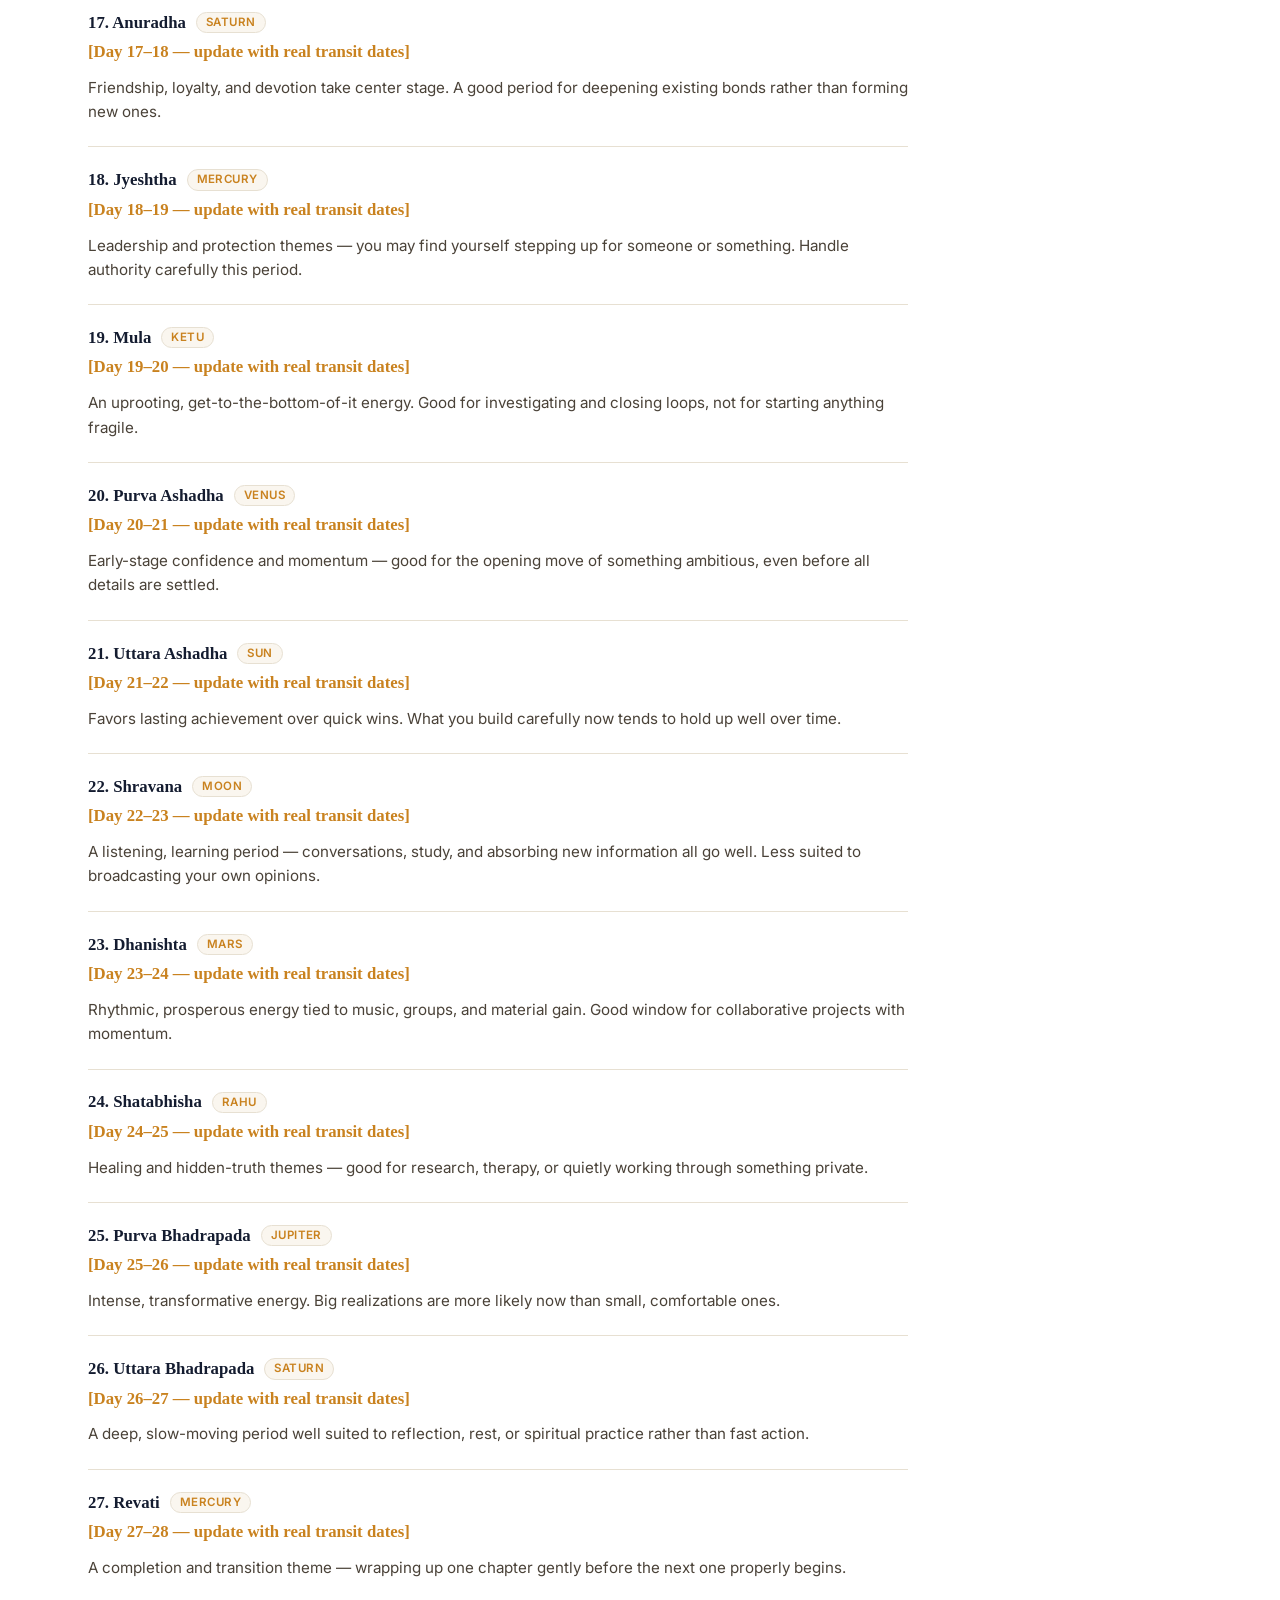
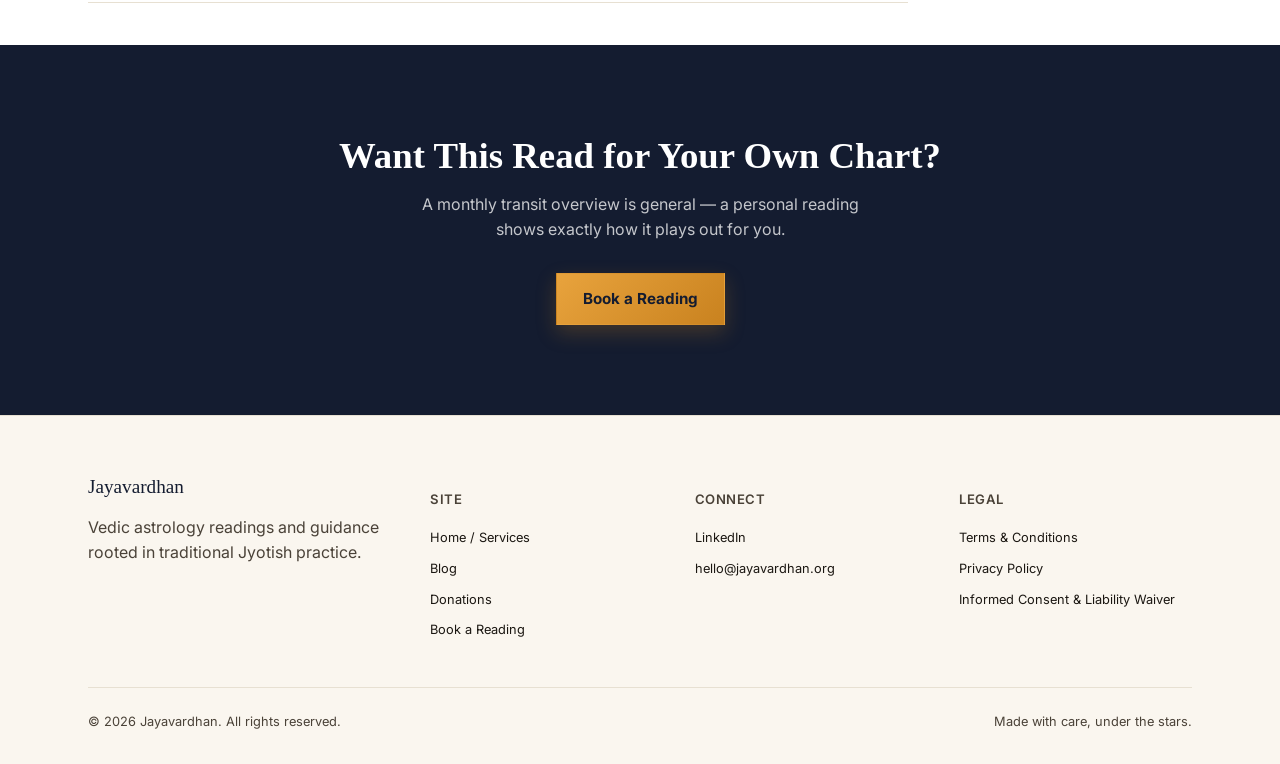
<file: horoscope.html>
<!DOCTYPE html>
<!--
  horoscope.html — Monthly Horoscope
  ------------------------------------------------------------------
  Lists all 27 nakshatras with their ruling planet, this month's
  transit date range, and a short prediction — plus a "Find Your
  Nakshatra" row of jump-link buttons at the top. Both the button
  row and the full list are rendered by js/horoscope.js from
  data/horoscope.json (editable via /admin or by hand). The content
  hard-coded in this file is a static fallback — see the comment
  inside #nak-jump-grid below for why it's there.
  ------------------------------------------------------------------
-->
<html lang="en">
<head>
<meta charset="UTF-8">
<meta name="viewport" content="width=device-width, initial-scale=1.0">
<title>Monthly Horoscope — Jayavardhan Vedic Astrology</title>
<meta name="description" content="Monthly nakshatra-by-nakshatra predictions as the Moon transits through all 27 nakshatras.">
<link rel="icon" type="image/png" href="images/my-icon.png">
<link rel="preconnect" href="https://fonts.googleapis.com">
<link rel="preconnect" href="https://fonts.gstatic.com" crossorigin>
<link href="https://fonts.googleapis.com/css2?family=Fraunces:ital,wght@0,400;0,500;0,600;1,500&family=Inter:wght@400;500;600;700&display=swap" rel="stylesheet">
<link rel="stylesheet" href="css/style.css">
</head>
<body>

<header class="site-header">
  <div class="wrap">
    <a href="index.html" class="brand">
      <svg viewBox="0 0 24 24" fill="none" xmlns="http://www.w3.org/2000/svg" aria-hidden="true">
        <circle cx="12" cy="12" r="4" stroke="currentColor" stroke-width="1.4"/>
        <path d="M12 2v3M12 19v3M2 12h3M19 12h3M4.9 4.9l2.1 2.1M17 17l2.1 2.1M19.1 4.9 17 7M7 17l-2.1 2.1" stroke="currentColor" stroke-width="1.4" stroke-linecap="round"/>
      </svg>
      Jayavardhan
    </a>
    <nav>
      <button class="nav-toggle" aria-label="Toggle menu" aria-expanded="false">&#9776;</button>
      <ul class="nav-links">
        <li><a href="index.html" aria-current="page">Services</a></li>
        <!-- Blog dropdown: "nav-dropdown" is the hover/focus zone, the
             nested <ul class="nav-dropdown-menu"> is hidden by default
             and shown via CSS on hover or keyboard focus (see style.css).
             Entries below are hand-picked/hardcoded — update this list
             by hand whenever you want to feature a different post. -->
        <li class="nav-dropdown">
          <a href="blog.html">Blog <span class="nav-caret" aria-hidden="true">🢗</span></a>
          <ul class="nav-dropdown-menu">
            <li><a href="blog/post.html?slug=sri-rama">Sri Rama</a></li>
            <li><a href="blog/post.html?slug=achyutananda-dasa">Achyutānanda Dasa</a></li>
            <li><a href="blog/post.html?slug=alzheimers-research">Alzheimer's Research</a></li>
            <li><a href="blog/post.html?slug=prostate-research">Prostate Cancer</a></li>
            <li class="nav-dropdown-divider"><a href="blog.html">View All Posts &rarr;</a></li>
          </ul>
        </li>
        <!--<li><a href="horoscope.html">Monthly Horoscope</a></li>-->
        <li><a href="donations.html">Donations</a></li>
        <!--<li><a href="book-reading.html">Book a Reading</a></li>-->
        <li class="nav-cta"><a href="book-reading.html" class="btn btn--primary" style="padding: 8px">Book Your Reading</a></li>
      </ul>
    </nav>
  </div>
</header>

<section class="page-header">
  <div class="wrap">
    <h1>Monthly Horoscope</h1>
    <p>Not your typical Gregorian month but the month personal to you, as the Moon transits your nakshatra we look ahead into the lunar month &mdash; here's the theme to expect.</p>
  </div>
</section>

<section class="section" style="padding-bottom:0">
  <div class="wrap">
    <div class="nak-jump">
      <h2 class="nak-jump-title">Find Your Nakshatra</h2>
      <p class="nak-jump-sub">Not sure which one is yours? A birth chart reading will confirm it exactly.</p>
      <div class="nak-jump-grid" id="nak-jump-grid">
      <!--
        STATIC FALLBACK CONTENT.
        js/horoscope.js overwrites everything inside this div (and #nak-list below)
        as soon as it successfully fetches data/horoscope.json. This fallback exists
        so the page never looks empty — same reasoning as the blog page, see the
        comment there and the README's "previewing locally" note.
      -->
        <a href="#nak-ashwini" class="nak-jump-btn">1. Ashwini</a>
        <a href="#nak-bharani" class="nak-jump-btn">2. Bharani</a>
        <a href="#nak-krittika" class="nak-jump-btn">3. Krittika</a>
        <a href="#nak-rohini" class="nak-jump-btn">4. Rohini</a>
        <a href="#nak-mrigashira" class="nak-jump-btn">5. Mrigashira</a>
        <a href="#nak-ardra" class="nak-jump-btn">6. Ardra</a>
        <a href="#nak-punarvasu" class="nak-jump-btn">7. Punarvasu</a>
        <a href="#nak-pushya" class="nak-jump-btn">8. Pushya</a>
        <a href="#nak-ashlesha" class="nak-jump-btn">9. Ashlesha</a>
        <a href="#nak-magha" class="nak-jump-btn">10. Magha</a>
        <a href="#nak-purva-phalguni" class="nak-jump-btn">11. Purva Phalguni</a>
        <a href="#nak-uttara-phalguni" class="nak-jump-btn">12. Uttara Phalguni</a>
        <a href="#nak-hasta" class="nak-jump-btn">13. Hasta</a>
        <a href="#nak-chitra" class="nak-jump-btn">14. Chitra</a>
        <a href="#nak-swati" class="nak-jump-btn">15. Swati</a>
        <a href="#nak-vishakha" class="nak-jump-btn">16. Vishakha</a>
        <a href="#nak-anuradha" class="nak-jump-btn">17. Anuradha</a>
        <a href="#nak-jyeshtha" class="nak-jump-btn">18. Jyeshtha</a>
        <a href="#nak-mula" class="nak-jump-btn">19. Mula</a>
        <a href="#nak-purva-ashadha" class="nak-jump-btn">20. Purva Ashadha</a>
        <a href="#nak-uttara-ashadha" class="nak-jump-btn">21. Uttara Ashadha</a>
        <a href="#nak-shravana" class="nak-jump-btn">22. Shravana</a>
        <a href="#nak-dhanishta" class="nak-jump-btn">23. Dhanishta</a>
        <a href="#nak-shatabhisha" class="nak-jump-btn">24. Shatabhisha</a>
        <a href="#nak-purva-bhadrapada" class="nak-jump-btn">25. Purva Bhadrapada</a>
        <a href="#nak-uttara-bhadrapada" class="nak-jump-btn">26. Uttara Bhadrapada</a>
        <a href="#nak-revati" class="nak-jump-btn">27. Revati</a>
      </div>
    </div>
  </div>
</section>

<section class="section">
  <div class="wrap">
    <!--<p class="nak-updated" id="nak-updated"></p>-->
    <div class="nak-list" id="nak-list">
      <!-- STATIC FALLBACK CONTENT — see comment on #nak-jump-grid above. -->
      <div class="nak-row" id="nak-ashwini">
        <div class="nak-row-head">
          <h3>1. Ashwini <span class="nak-ruler">Ketu</span></h3>
        </div>
        <div class="nak-dates">[Day 1–2 — update with real transit dates]</div>
        <p>Favors fast starts — a new routine, a first attempt, a quick decision that pays off. Physical energy runs high, so use it before it turns restless.</p>
      </div>
      <div class="nak-row" id="nak-bharani">
        <div class="nak-row-head">
          <h3>2. Bharani <span class="nak-ruler">Venus</span></h3>
        </div>
        <div class="nak-dates">[Day 2–3 — update with real transit dates]</div>
        <p>A period of creative intensity and letting go of something that's run its course. What feels like an ending is really clearing space for the next thing.</p>
      </div>
      <div class="nak-row" id="nak-krittika">
        <div class="nak-row-head">
          <h3>3. Krittika <span class="nak-ruler">Sun</span></h3>
        </div>
        <div class="nak-dates">[Day 3–4 — update with real transit dates]</div>
        <p>Sharp clarity arrives — you'll see exactly what needs cutting away. Good window for honest conversations and decisive action, less so for patience.</p>
      </div>
      <div class="nak-row" id="nak-rohini">
        <div class="nak-row-head">
          <h3>4. Rohini <span class="nak-ruler">Moon</span></h3>
        </div>
        <div class="nak-dates">[Day 4–5 — update with real transit dates]</div>
        <p>Growth-oriented and sensory — money, comfort, and relationships all get easier to build. A good stretch for anything that needs steady nurturing.</p>
      </div>
      <div class="nak-row" id="nak-mrigashira">
        <div class="nak-row-head">
          <h3>5. Mrigashira <span class="nak-ruler">Mars</span></h3>
        </div>
        <div class="nak-dates">[Day 5–6 — update with real transit dates]</div>
        <p>Restless curiosity takes over; you'll want to search, explore, or start researching something new. Follow it, but avoid committing until the picture is clearer.</p>
      </div>
      <div class="nak-row" id="nak-ardra">
        <div class="nak-row-head">
          <h3>6. Ardra <span class="nak-ruler">Rahu</span></h3>
        </div>
        <div class="nak-dates">[Day 6–7 — update with real transit dates]</div>
        <p>Expect a bit of upheaval — old structures loosen so something more honest can take their place. Uncomfortable in the moment, clarifying in hindsight.</p>
      </div>
      <div class="nak-row" id="nak-punarvasu">
        <div class="nak-row-head">
          <h3>7. Punarvasu <span class="nak-ruler">Jupiter</span></h3>
        </div>
        <div class="nak-dates">[Day 7–8 — update with real transit dates]</div>
        <p>A return or renewal theme — reconnecting with a person, place, or plan you'd set aside. Optimism is well-supported this period.</p>
      </div>
      <div class="nak-row" id="nak-pushya">
        <div class="nak-row-head">
          <h3>8. Pushya <span class="nak-ruler">Saturn</span></h3>
        </div>
        <div class="nak-dates">[Day 8–9 — update with real transit dates]</div>
        <p>One of the steadier windows — good for routines, commitments, and anything that needs consistency rather than excitement.</p>
      </div>
      <div class="nak-row" id="nak-ashlesha">
        <div class="nak-row-head">
          <h3>9. Ashlesha <span class="nak-ruler">Mercury</span></h3>
        </div>
        <div class="nak-dates">[Day 9–10 — update with real transit dates]</div>
        <p>Intuition runs sharp; trust what you're sensing beneath the surface of a situation. Not the best window for taking things at face value.</p>
      </div>
      <div class="nak-row" id="nak-magha">
        <div class="nak-row-head">
          <h3>10. Magha <span class="nak-ruler">Ketu</span></h3>
        </div>
        <div class="nak-dates">[Day 10–11 — update with real transit dates]</div>
        <p>Themes of legacy, authority, and ancestry surface. A good period for honoring where you come from while deciding what to carry forward.</p>
      </div>
      <div class="nak-row" id="nak-purva-phalguni">
        <div class="nak-row-head">
          <h3>11. Purva Phalguni <span class="nak-ruler">Venus</span></h3>
        </div>
        <div class="nak-dates">[Day 11–12 — update with real transit dates]</div>
        <p>Leans toward rest, pleasure, and creative play. Give yourself permission to enjoy something without justifying it.</p>
      </div>
      <div class="nak-row" id="nak-uttara-phalguni">
        <div class="nak-row-head">
          <h3>12. Uttara Phalguni <span class="nak-ruler">Sun</span></h3>
        </div>
        <div class="nak-dates">[Day 12–13 — update with real transit dates]</div>
        <p>Favors partnership and follow-through — agreements made now tend to hold. Good window for formalizing something you've been circling.</p>
      </div>
      <div class="nak-row" id="nak-hasta">
        <div class="nak-row-head">
          <h3>13. Hasta <span class="nak-ruler">Moon</span></h3>
        </div>
        <div class="nak-dates">[Day 13–14 — update with real transit dates]</div>
        <p>Skilled, hands-on energy — a strong period for craft, precision work, or finishing something that needs a careful touch.</p>
      </div>
      <div class="nak-row" id="nak-chitra">
        <div class="nak-row-head">
          <h3>14. Chitra <span class="nak-ruler">Mars</span></h3>
        </div>
        <div class="nak-dates">[Day 14–15 — update with real transit dates]</div>
        <p>Design and presentation matter more than usual. Good window for anything visual, structural, or image-related.</p>
      </div>
      <div class="nak-row" id="nak-swati">
        <div class="nak-row-head">
          <h3>15. Swati <span class="nak-ruler">Rahu</span></h3>
        </div>
        <div class="nak-dates">[Day 15–16 — update with real transit dates]</div>
        <p>Independence and flexibility are favored — plans that require bending with circumstances go more smoothly than rigid ones.</p>
      </div>
      <div class="nak-row" id="nak-vishakha">
        <div class="nak-row-head">
          <h3>16. Vishakha <span class="nak-ruler">Jupiter</span></h3>
        </div>
        <div class="nak-dates">[Day 16–17 — update with real transit dates]</div>
        <p>Determined, goal-driven energy. Good for pushing a long-term plan forward, less suited to starting something entirely new.</p>
      </div>
      <div class="nak-row" id="nak-anuradha">
        <div class="nak-row-head">
          <h3>17. Anuradha <span class="nak-ruler">Saturn</span></h3>
        </div>
        <div class="nak-dates">[Day 17–18 — update with real transit dates]</div>
        <p>Friendship, loyalty, and devotion take center stage. A good period for deepening existing bonds rather than forming new ones.</p>
      </div>
      <div class="nak-row" id="nak-jyeshtha">
        <div class="nak-row-head">
          <h3>18. Jyeshtha <span class="nak-ruler">Mercury</span></h3>
        </div>
        <div class="nak-dates">[Day 18–19 — update with real transit dates]</div>
        <p>Leadership and protection themes — you may find yourself stepping up for someone or something. Handle authority carefully this period.</p>
      </div>
      <div class="nak-row" id="nak-mula">
        <div class="nak-row-head">
          <h3>19. Mula <span class="nak-ruler">Ketu</span></h3>
        </div>
        <div class="nak-dates">[Day 19–20 — update with real transit dates]</div>
        <p>An uprooting, get-to-the-bottom-of-it energy. Good for investigating and closing loops, not for starting anything fragile.</p>
      </div>
      <div class="nak-row" id="nak-purva-ashadha">
        <div class="nak-row-head">
          <h3>20. Purva Ashadha <span class="nak-ruler">Venus</span></h3>
        </div>
        <div class="nak-dates">[Day 20–21 — update with real transit dates]</div>
        <p>Early-stage confidence and momentum — good for the opening move of something ambitious, even before all details are settled.</p>
      </div>
      <div class="nak-row" id="nak-uttara-ashadha">
        <div class="nak-row-head">
          <h3>21. Uttara Ashadha <span class="nak-ruler">Sun</span></h3>
        </div>
        <div class="nak-dates">[Day 21–22 — update with real transit dates]</div>
        <p>Favors lasting achievement over quick wins. What you build carefully now tends to hold up well over time.</p>
      </div>
      <div class="nak-row" id="nak-shravana">
        <div class="nak-row-head">
          <h3>22. Shravana <span class="nak-ruler">Moon</span></h3>
        </div>
        <div class="nak-dates">[Day 22–23 — update with real transit dates]</div>
        <p>A listening, learning period — conversations, study, and absorbing new information all go well. Less suited to broadcasting your own opinions.</p>
      </div>
      <div class="nak-row" id="nak-dhanishta">
        <div class="nak-row-head">
          <h3>23. Dhanishta <span class="nak-ruler">Mars</span></h3>
        </div>
        <div class="nak-dates">[Day 23–24 — update with real transit dates]</div>
        <p>Rhythmic, prosperous energy tied to music, groups, and material gain. Good window for collaborative projects with momentum.</p>
      </div>
      <div class="nak-row" id="nak-shatabhisha">
        <div class="nak-row-head">
          <h3>24. Shatabhisha <span class="nak-ruler">Rahu</span></h3>
        </div>
        <div class="nak-dates">[Day 24–25 — update with real transit dates]</div>
        <p>Healing and hidden-truth themes — good for research, therapy, or quietly working through something private.</p>
      </div>
      <div class="nak-row" id="nak-purva-bhadrapada">
        <div class="nak-row-head">
          <h3>25. Purva Bhadrapada <span class="nak-ruler">Jupiter</span></h3>
        </div>
        <div class="nak-dates">[Day 25–26 — update with real transit dates]</div>
        <p>Intense, transformative energy. Big realizations are more likely now than small, comfortable ones.</p>
      </div>
      <div class="nak-row" id="nak-uttara-bhadrapada">
        <div class="nak-row-head">
          <h3>26. Uttara Bhadrapada <span class="nak-ruler">Saturn</span></h3>
        </div>
        <div class="nak-dates">[Day 26–27 — update with real transit dates]</div>
        <p>A deep, slow-moving period well suited to reflection, rest, or spiritual practice rather than fast action.</p>
      </div>
      <div class="nak-row" id="nak-revati">
        <div class="nak-row-head">
          <h3>27. Revati <span class="nak-ruler">Mercury</span></h3>
        </div>
        <div class="nak-dates">[Day 27–28 — update with real transit dates]</div>
        <p>A completion and transition theme — wrapping up one chapter gently before the next one properly begins.</p>
      </div>
    </div>
  </div>
</section>

<section class="cta-band">
  <div class="wrap">
    <h2>Want This Read for Your Own Chart?</h2>
    <p>A monthly transit overview is general &mdash; a personal reading shows exactly how it plays out for you.</p>
    <a href="book-reading.html" class="btn btn--primary">Book a Reading</a>
  </div>
</section>

<footer class="site-footer">
  <div class="wrap">
    <div class="footer-grid">
      <div>
        <div class="footer-brand">Jayavardhan</div>
        <p>Vedic astrology readings and guidance rooted in traditional Jyotish practice.</p>
      </div>
      <div class="footer-col">
        <h4>Site</h4>
        <ul>
          <li><a href="index.html">Home / Services</a></li>
          <li><a href="blog.html">Blog</a></li>
          <!--<li><a href="horoscope.html">Monthly Horoscope</a></li>-->
          <li><a href="donations.html">Donations</a></li>
          <li><a href="book-reading.html">Book a Reading</a></li>
        </ul>
      </div>
      <div class="footer-col">
        <h4>Connect</h4>
        <ul>
          <!--<li><a href="#"  target="_blank" rel="noopener noreferrer">YouTube</a></li>
          <li><a href="https://www.instagram.com/jayavardhan_astrology/"  target="_blank" rel="noopener noreferrer"">Instagram</a></li>
          <li><a href="https://x.com/_Jayavardhan" target="_blank" rel="noopener noreferrer">Twitter</a></li>-->
          <li><a href="https://www.linkedin.com/company/jayavardhan-astrology" target="_blank" rel="noopener noreferrer">LinkedIn</a></li>
          <li><a href="mailto:hello@jayavardhan.org">hello@jayavardhan.org</a></li>
        </ul>
      </div>
      <div class="footer-col">
        <h4>Legal</h4>
        <ul>
          <li><a href="terms.html">Terms &amp; Conditions</a></li>
          <li><a href="privacy.html">Privacy Policy</a></li>
          <li><a href="consent.html">Informed Consent &amp; Liability Waiver</a></li>
        </ul>
      </div>
    </div>
    <div class="footer-bottom">
      <span>&copy; <span id="year"></span> Jayavardhan. All rights reserved.</span>
      <span>Made with care, under the stars.</span>
    </div>
  </div>
</footer>

<script src="js/nav.js"></script>
<script src="js/horoscope.js"></script>
<script>document.getElementById('year').textContent = new Date().getFullYear();</script>
</body>
</html>
</file>
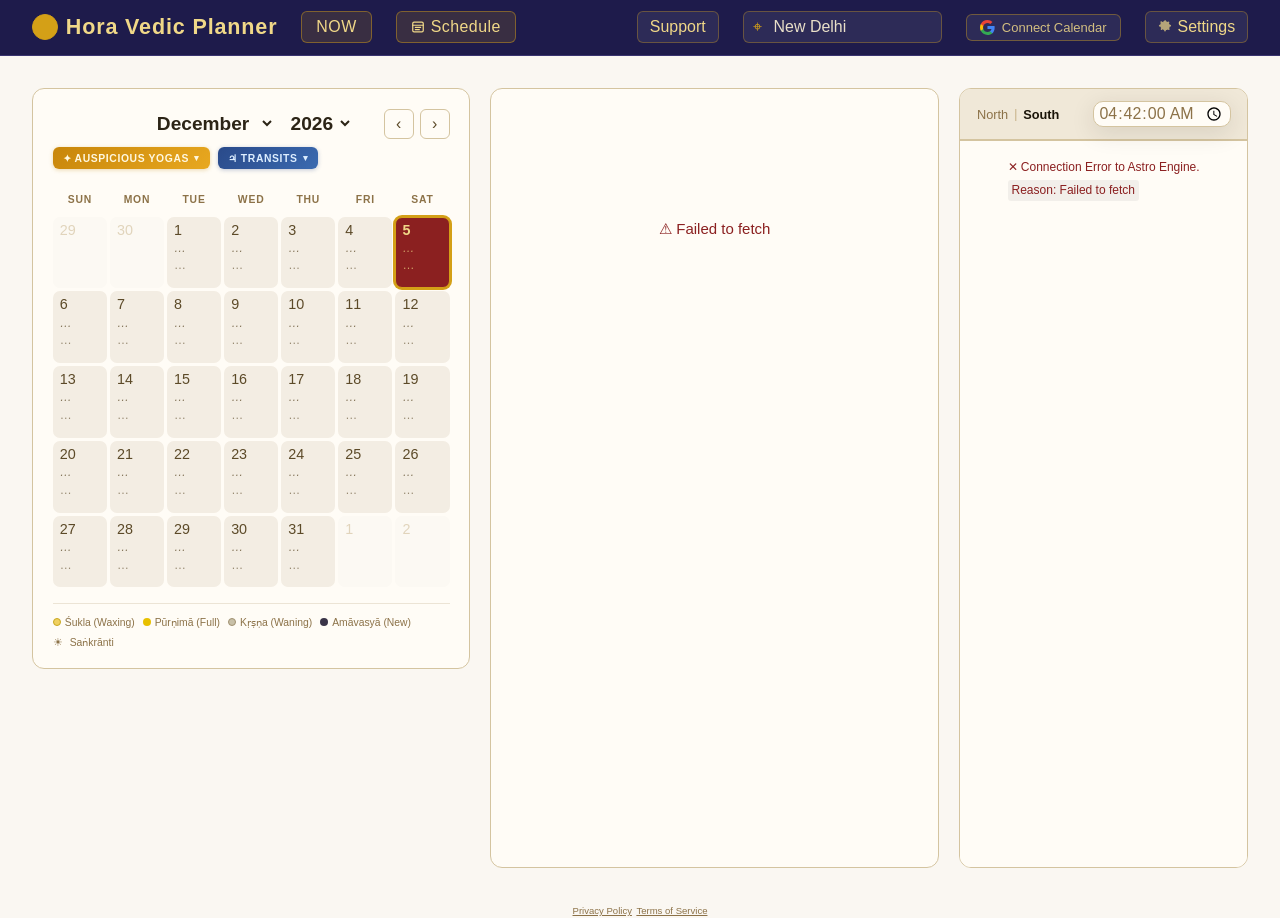
<file: index_v93.html>
<!DOCTYPE html>
<html lang="en">
<head>
<!-- Google tag (gtag.js) -->
<script async src="https://www.googletagmanager.com/gtag/js?id=G-9DDZ1FT2TC"></script>
<script>
  window.dataLayer = window.dataLayer || [];
  function gtag(){dataLayer.push(arguments);}
  gtag('js', new Date());

  gtag('config', 'G-9DDZ1FT2TC');
</script>  
<meta charset="UTF-8">
<meta name="viewport" content="width=device-width, initial-scale=1.0">
<title>Hora Vedic Planner — Electional Astrology/Muhurta</title>
<style>
  :root {
    --font-sans: -apple-system, BlinkMacSystemFont, 'Segoe UI', Roboto, 'Helvetica Neue', Arial, sans-serif;
    --bg: #faf7f2;
    --bg2: #f3ede3;
    --bg3: #ece4d5;
    --card: #fffcf6;
    --border: #d4c4a0;
    --border2: #c4ae82;
    --gold: #b8860b;
    --gold2: #d4a017;
    --gold-light: #f0d888;
    --text: #2c2416;
    --text2: #5c4a28;
    --text3: #8c7248;
    --indigo: #1e1b4b;
    --indigo2: #312e81;
    --red: #8b2020;
    --green: #1a5c1a;
    --shadow: rgba(44,36,22,0.12);
    --hora-sun: #c8860a;
    --hora-moon: #4a6080;
    --hora-mars: #8b2020;
    --hora-mercury: #1a5c1a;
    --hora-jupiter: #6b4e9e;
    --hora-venus: #2a5a5a;
    --hora-saturn: #3a3a5c;
    /* Tithi phase cell colours */
    --tithi-waxing-bg:  #fdf3d0;
    --tithi-waxing-bdr: #ddb840;
    --tithi-full-bg:    #fde712;
    --tithi-full-bdr:   #c8a020;
    --tithi-waning-bg:  #e8ecf6;
    --tithi-waning-bdr: #9aa0cc;
    --tithi-new-bg:     #252340;
    --tithi-new-bdr:    #46427a;
    --tithi-new-text:   #bab4e0;
  }
  * { box-sizing: border-box; margin: 0; padding: 0; }
  body {
    font-family: var(--font-sans);
    background: var(--bg);
    color: var(--text);
    min-height: 100vh;
    font-size: 16px;
  }

  /* NAV */
  nav {
    background: var(--indigo);
    border-bottom: 1px solid #3a3470;
    padding: 0 2rem;
    height: 56px;
    display: flex;
    align-items: center;
    gap: 1.5rem;
    position: sticky;
    top: 0;
    z-index: 100;
  }
  .nav-brand {
    font-family: var(--font-sans);
    font-size: 1.35rem;
    font-weight: 600;
    color: var(--gold-light);
    letter-spacing: 0.04em;
    flex-shrink: 0;
    display: flex;
    align-items: center;
    gap: 0.5rem;
  }
  .nav-brand .brandmark {
    width: 26px; height: 26px;
    border: 1.5px solid var(--gold2);
    border-radius: 50%;
    background-color: var(--gold2);
    display: flex; align-items: center; justify-content: center;
    font-size: 0.9rem;
  }
  .nav-sep { flex: 1; }

  /*FAQs & FORM Button*/
  .faq-wrap { position: relative; }
  #faqBtn {
    background: rgba(255,255,255,0.07);
    border: 1px solid rgba(212,160,23,0.35);
    border-radius: 6px;
    color: var(--gold-light);
    font-family: var(--font-sans);
    font-size: 1rem;
    padding: 6px 12px;
    cursor: pointer;
    display: flex;
    align-items: center;
    gap: 6px;
    transition: background 0.2s;
  }
  #faqBtn:hover { background: rgba(212,160,23,0.18); }
  #faqBtn svg { opacity: 0.7; }

  /* LOCATION SEARCH */
  .location-wrap {
    position: relative;
    display: flex;
    align-items: center;
    gap: 0;
  }
  .loc-icon {
    position: absolute; left: 10px;
    color: var(--gold2);
    font-size: 1rem;
    pointer-events: none;
  }
  #locationInput {
    background: rgba(255,255,255,0.07);
    border: 1px solid rgba(212,160,23,0.35);
    border-radius: 6px;
    color: #e8dfc8;
    font-family: var(--font-sans);
    font-size: 1rem;
    padding: 6px 10px 6px 30px;
    width: 200px;
    outline: none;
    transition: border-color 0.2s, background 0.2s;
  }
  #locationInput::placeholder { color: rgba(232,223,200,0.45); }
  #locationInput:focus {
    background: rgba(255,255,255,0.11);
    border-color: var(--gold2);
  }
  .loc-dropdown {
    position: absolute;
    top: calc(100% + 6px);
    left: 0;
    width: min(280px, calc(100vw - 32px));
    background: var(--indigo);
    border: 1px solid rgba(212,160,23,0.4);
    border-radius: 8px;
    overflow: hidden;
    display: none;
    z-index: 200;
  }
  .loc-dropdown.open { display: block; }
  .loc-item {
    padding: 9px 14px;
    font-size: 13px;
    color: #d4c8a8;
    cursor: pointer;
    border-bottom: 1px solid rgba(255,255,255,0.05);
    transition: background 0.15s;
  }
  .loc-item:hover { background: rgba(212,160,23,0.15); color: var(--gold-light); }
  .loc-item small { display: block; color: rgba(212,200,168,0.55); font-size: 11px; margin-top: 1px; }
  .loc-status { padding: 9px 14px; font-size: 12px; color: rgba(212,200,168,0.5); }

  /* SETTINGS DROPDOWN */
  .settings-wrap { position: relative; }
  #settingsBtn {
    background: rgba(255,255,255,0.07);
    border: 1px solid rgba(212,160,23,0.35);
    border-radius: 6px;
    color: var(--gold-light);
    font-family: var(--font-sans);
    font-size: 1rem;
    padding: 6px 12px;
    cursor: pointer;
    display: flex;
    align-items: center;
    gap: 6px;
    transition: background 0.2s;
  }
  #settingsBtn:hover { background: rgba(212,160,23,0.18); }
  #settingsBtn svg { opacity: 0.7; }
  .settings-panel {
    position: absolute;
    top: calc(100% + 8px);
    right: 0;
    width: 480px;
    background: var(--indigo);
    border: 1px solid rgba(212,160,23,0.4);
    border-radius: 10px;
    padding: 0;
    display: none;
    z-index: 200;
    overflow: hidden;
  }
  .settings-panel.open { display: block; }
  /* Two-column grid */
  .settings-cols {
    display: grid;
    grid-template-columns: 1fr 1fr;
  }
  .settings-col {
    padding: 16px 18px;
  }
  .settings-col + .settings-col {
    border-left: 1px solid rgba(255,255,255,0.08);
  }
  /* Full-width bottom row for default location */
  .settings-col-full {
    padding: 12px 18px;
    border-top: 1px solid rgba(255,255,255,0.08);
  }
  .settings-section { margin-bottom: 16px; }
  .settings-section:last-child { margin-bottom: 0; }
  .settings-label {
    font-family: var(--font-sans);
    font-size: 1rem;
    letter-spacing: 0.12em;
    text-transform: uppercase;
    color: var(--gold2);
    margin-bottom: 8px;
  }
  .radio-option {
    display: flex;
    align-items: center;
    gap: 8px;
    padding: 5px 0;
    cursor: pointer;
    font-size: 1rem;
    color: #d4c8a8;
    transition: color 0.15s;
  }
  .radio-option:hover { color: var(--gold-light); }
  .radio-option input[type=radio] {
    accent-color: var(--gold2);
    cursor: pointer;
  }
  .settings-sep { border: none; border-top: 1px solid rgba(255,255,255,0.08); margin: 12px 0; }
  .time-type-note {
    font-size: 0.75rem;
    color: rgba(212,200,168,0.45);
    margin-top: 6px;
    line-height: 1.5;
  }

  /* MAIN LAYOUT */
  .main {
    display: grid;
    /* Calendar flexes between 340–440px, chart flexes between 260–290px —
       both absorb width pressure first. Hora panel has a protected 320px
       floor (never crushed) and grows with 1fr on wide screens.
       Sizes are in rem (340/440/320/260/290 ÷ 16) so that when the compact
       desktop tier below shrinks the root font size, the columns keep the
       same proportions instead of the hora panel being squeezed. */
    grid-template-columns: minmax(21.25rem, 27.5rem) minmax(20rem, 1fr) minmax(16.25rem, 18.125rem);
    gap: 1.25rem;
    max-width: 1440px;
    margin: 0 auto;
    padding: 2rem;
    align-items: start;
  }

  /* CALENDAR */
  .calendar-card {
    background: var(--card);
    border: 1px solid var(--border);
    border-radius: 12px;
    padding: 1.25rem;
    position: sticky;
    top: 72px;
    /* position:sticky always forms its own stacking context, so anything
       inside (e.g. .transit-dropdown / .yoga-dropdown, both z-index:150)
       is trapped within it and can't out-rank a later sibling column.
       Without this, the hora-panel column (also sticky, z-index:auto)
       paints on top of the calendar card and clips dropdowns that spill
       past the calendar column's width. */
    z-index: 10;
  }
  .cal-header {
    display: flex;
    flex-direction: column;
    gap: 8px;
    margin-bottom: 1.25rem;
  }
  .cal-header-row1 {
    display: grid;
    grid-template-columns: 1fr auto 1fr;
    align-items: center;
    gap: 6px;
  }
  .cal-header-row2 {
    display: flex;
    align-items: center;
    gap: 8px;
  }
  .cal-header-left  { display: flex; align-items: center; gap: 6px; }
  .cal-header-right { display: flex; align-items: center; justify-content: flex-end; gap: 6px; }

  /* TRANSIT BUTTON + DROPDOWN */
  .transit-btn-wrap { position: relative; }
  #transitBtn {
    background: linear-gradient(135deg, #2a4a8a, #3a6ab0);
    border: none;
    border-radius: 6px;
    color: #ddeeff;
    font-family: var(--font-sans);
    font-size: 0.65rem;
    font-weight: 600;
    letter-spacing: 0.06em;
    text-transform: uppercase;
    padding: 5px 10px;
    cursor: pointer;
    display: flex;
    align-items: center;
    gap: 5px;
    white-space: nowrap;
    box-shadow: 0 1px 4px rgba(42,74,138,0.3);
    transition: filter 0.15s;
  }
  #transitBtn:hover { filter: brightness(1.1); }
  #transitBtn .transit-chevron {
    font-size: 9px;
    transition: transform 0.2s;
    display: inline-block;
  }
  #transitBtn.open .transit-chevron { transform: rotate(180deg); }

  .transit-dropdown {
    position: absolute;
    top: calc(100% + 7px);
    left: 50%;
    transform: translateX(-50%);
    width: min(300px, calc(100vw - 48px));
    background: var(--card);
    border: 1px solid var(--border);
    border-radius: 10px;
    box-shadow: 0 6px 24px var(--shadow);
    z-index: 150;
    display: none;
    overflow: hidden;
    max-height: 480px;
    overflow-y: auto;
    scrollbar-width: thin;
    scrollbar-color: var(--border2) transparent;
  }
  .transit-dropdown.open { display: block; }
  .transit-dropdown-header {
    background: linear-gradient(135deg, #2a4a8a, #3a6ab0);
    padding: 10px 14px 8px;
    font-family: var(--font-sans);
    font-size: 0.65rem;
    font-weight: 600;
    color: #ddeeff;
    letter-spacing: 0.04em;
    display: flex;
    align-items: center;
    justify-content: space-between;
  }
  .transit-table {
    width: 100%;
    border-collapse: collapse;
    font-size: 0.65rem;
    font-family: var(--font-sans);
  }
  .transit-table thead tr { background: var(--bg2); }
  .transit-table th {
    font-size: 0.62rem;
    letter-spacing: 0.08em;
    text-transform: uppercase;
    color: var(--text3);
    font-weight: 600;
    padding: 5px 10px 4px;
    text-align: left;
  }
  .transit-table td {
    padding: 7px 10px;
    border-bottom: 1px solid var(--bg3);
    vertical-align: middle;
  }
  .transit-table tr:last-child td { border-bottom: none; }
  .transit-table tr.transit-future td { opacity: 0.55; font-style: italic; }
  .transit-table tr.transit-in-range { cursor: pointer; }
  .transit-table tr.transit-in-range:hover td { background: var(--bg2); }
  .transit-planet-cell {
    display: flex;
    align-items: center;
    gap: 6px;
    font-weight: 600;
    color: var(--text);
  }
  .transit-planet-dot {
    width: 7px; height: 7px;
    border-radius: 50%;
    flex-shrink: 0;
  }
  .transit-none {
    padding: 14px;
    font-size: 0.72rem;
    color: var(--text3);
    text-align: center;
  }
  .cal-title {
    display: flex;
    align-items: baseline;
    justify-content: center;
    gap: 0.35em;
    font-family: var(--font-sans);
    font-size: 1.20rem;
    font-weight: 600;
    color: var(--text);
    text-align: center;
    white-space: nowrap;
  }
  /* Month/year jump-to dropdowns — styled to read as plain title text until
     hovered/focused, rather than looking like ordinary form controls. */
  .cal-title-select {
    font-family: inherit;
    font-size: inherit;
    font-weight: inherit;
    color: inherit;
    background: transparent;
    border: 1px solid transparent;
    border-radius: 6px;
    padding: 1px 3px;
    cursor: pointer;
    appearance: auto;
    -webkit-appearance: auto;
  }
  .cal-title-select:hover,
  .cal-title-select:focus {
    background: var(--bg2);
    border-color: var(--border);
    outline: none;
  }
  #calYearSelect { font-variant-numeric: tabular-nums; }
  .cal-nav-btn {
    background: none;
    border: 1px solid var(--border);
    border-radius: 6px;
    color: var(--text2);
    width: 30px; height: 30px;
    cursor: pointer;
    font-size: 1rem;
    display: flex; align-items: center; justify-content: center;
    transition: border-color 0.2s, color 0.2s;
    flex-shrink: 0;
  }
  .cal-nav-btn:hover { border-color: var(--gold2); color: var(--gold); }

  /* AUSPICIOUS YOGAS BUTTON + DROPDOWN */
  .yoga-btn-wrap { position: relative; }
  #yogaBtn {
    background: linear-gradient(135deg, #c8860a, #e8a820);
    border: none;
    border-radius: 6px;
    color: #fff8e0;
    font-family: var(--font-sans);
    font-size: 0.65rem;
    font-weight: 600;
    letter-spacing: 0.06em;
    text-transform: uppercase;
    padding: 5px 10px;
    cursor: pointer;
    display: flex;
    align-items: center;
    gap: 5px;
    white-space: nowrap;
    box-shadow: 0 1px 4px rgba(184,134,11,0.3);
    transition: filter 0.15s;
  }
  #yogaBtn:hover { filter: brightness(1.08); }
  #yogaBtn .yoga-chevron {
    font-size: 9px;
    transition: transform 0.2s;
    display: inline-block;
  }
  #yogaBtn.open .yoga-chevron { transform: rotate(180deg); }

  .yoga-dropdown {
    position: absolute;
    top: calc(100% + 7px);
    left: 0;
    width: min(310px, calc(100vw - 32px));
    background: var(--card);
    border: 1px solid var(--border);
    border-radius: 10px;
    box-shadow: 0 6px 24px var(--shadow);
    z-index: 150;
    display: none;
    overflow: hidden;
    max-height: 480px;
    overflow-y: auto;
    scrollbar-width: thin;
    scrollbar-color: var(--border2) transparent;
  }
  .yoga-dropdown.open { display: block; }
  .yoga-dropdown-header {
    background: linear-gradient(135deg, #c8860a, #e8a820);
    padding: 10px 14px 8px;
    font-family: var(--font-sans);
    font-size: 0.65rem;
    font-weight: 600;
    color: #fff8e0;
    letter-spacing: 0.04em;
    display: flex;
    align-items: center;
    justify-content: space-between;
  }
  .yoga-dropdown-header .yoga-month-label {
    font-size: 0.65rem;
    opacity: 0.75;
    font-family: var(--font-sans);
    font-weight: 400;
    letter-spacing: 0.06em;
    text-transform: uppercase;
  }
  .yoga-section {
    padding: 0;
    border-bottom: 1px solid var(--bg3);
  }
  .yoga-section:last-child { border-bottom: none; }
  .yoga-section-name {
    display: flex;
    align-items: center;
    gap: 8px;
    padding: 9px 14px 5px;
    font-family: var(--font-sans);
    font-size: 0.65rem;
    font-weight: 600;
    color: var(--text);
  }
  .yoga-dot {
    width: 8px; height: 8px;
    border-radius: 50%;
    flex-shrink: 0;
  }
  .yoga-desc {
    font-size: 0.65rem;
    color: var(--text3);
    padding: 0 14px 5px 30px;
    line-height: 1.4;
  }
  .yoga-dates {
    padding: 0 14px 9px 30px;
    display: flex;
    flex-wrap: wrap;
    gap: 5px;
  }
  .yoga-date-chip {
    font-size: 0.65rem;
    font-family: var(--font-sans);
    font-weight: 500;
    background: var(--bg2);
    border: 1px solid var(--border);
    border-radius: 4px;
    padding: 2px 8px;
    color: var(--text2);
    cursor: pointer;
    transition: background 0.15s, border-color 0.15s;
  }
  .yoga-date-chip:hover {
    background: rgba(184,134,11,0.12);
    border-color: var(--gold2);
    color: var(--gold);
  }
  .yoga-windows-table {
    width: 100%;
    border-collapse: collapse;
    margin: 0 0 6px 0;
    font-size: 0.65rem;
    font-family: var(--font-sans);
  }
  .yoga-windows-table thead tr {
    background: var(--bg2);
  }
  .yoga-windows-table th {
    font-size: 0.65rem;
    letter-spacing: 0.08em;
    text-transform: uppercase;
    color: var(--text3);
    font-weight: 600;
    padding: 5px 14px 4px;
    text-align: left;
    border-bottom: 1px solid var(--border);
  }
  .yoga-windows-table th:last-child { text-align: right; }
  .yoga-windows-table td {
    padding: 5px 14px;
    border-bottom: 1px solid var(--bg3);
    vertical-align: top;
  }
  .yoga-windows-table tr:last-child td { border-bottom: none; }
  .yoga-win-day {
    color: var(--text2);
    white-space: nowrap;
    font-weight: 500;
  }
  .yoga-win-time {
    text-align: right;
    color: var(--text3);
    white-space: nowrap;
    cursor: pointer;
    transition: color 0.15s;
  }
  .yoga-win-time:hover { color: var(--gold); }
  .yoga-win-computing {
    padding: 10px 14px;
    font-size: 0.65rem;
    color: var(--text3);
    font-style: italic;
    display: flex;
    align-items: center;
    gap: 7px;
  }
  .yoga-win-spinner {
    width: 12px; height: 12px;
    border: 1.5px solid var(--border);
    border-top-color: var(--gold2);
    border-radius: 50%;
    animation: spin 0.7s linear infinite;
    flex-shrink: 0;
  }
  .cal-grid {
    display: grid;
    grid-template-columns: repeat(7, 1fr);
    gap: 3px;
  }
  .cal-dow {
    text-align: center;
    font-size: 0.65rem;
    letter-spacing: 0.08em;
    text-transform: uppercase;
    color: var(--text3);
    padding: 5px 0 9px;
    font-weight: 600;
  }
  .cal-day {
    min-height: 4.5rem;
    display: flex;
    flex-direction: column;
    align-items: flex-start;
    justify-content: flex-start;
    border-radius: 7px;
    cursor: pointer;
    font-size: 0.65rem;
    color: var(--text2);
    transition: filter 0.12s, box-shadow 0.12s;
    position: relative;
    padding: 5px 6px 8px 6px;
    line-height: 1;
    border: 1px solid transparent;
    /* default: no tithi loaded yet */
    background: var(--bg2);    
  }
  /* ── Tithi phase backgrounds ───────────────────────────────────── */
  .cal-day.tithi-waxing {
    background: var(--tithi-waxing-bg);
    border-color: var(--tithi-waxing-bdr);
    color: #3a2c0a;
  }
  .cal-day.tithi-full {
    background: var(--tithi-full-bg);
    border-color: var(--tithi-full-bdr);
    color: #3a2c0a;
  }
  .cal-day.tithi-waning {
    background: var(--tithi-waning-bg);
    border-color: var(--tithi-waning-bdr);
    color: #2a2c40;
  }
  .cal-day.tithi-new {
    background: var(--tithi-new-bg);
    border-color: var(--tithi-new-bdr);
    color: var(--tithi-new-text);
  }
  .cal-day.tithi-new {
    background: var(--tithi-new-bg);
    border-color: var(--tithi-new-bdr);
    color: var(--tithi-new-text);
  }
  .cal-day:hover { filter: brightness(0.94); box-shadow: 0 0 0 1.5px var(--gold2); }
  .cal-day.today  { box-shadow: 0 0 0 2px var(--gold2) !important; }
  .cal-day.today .cal-day-num { font-weight: 700; }
  .cal-day.selected {
    background: var(--red) !important;
    border-color: var(--gold2) !important;
    color: var(--gold-light) !important;
    box-shadow: 0 0 0 2px var(--gold2) !important;
    filter: none !important;
  }
  .cal-day.other-month {
    background: var(--bg) !important;
    border-color: transparent !important;
    color: var(--border2);
    opacity: 0.5;
    pointer-events: none;
  }
  .cal-day-num {
    font-size: 0.9rem;
    line-height: 1;
    margin-bottom: 4px;
    font-weight: 500;
  }
  .nak-label {
    font-size: 0.75rem;
    letter-spacing: 0;
    line-height: 1.3;
    font-style: italic;
    white-space: normal;
    word-break: break-word;
    opacity: 0.72;
  }
  .tithi-label {
    font-size: 0.75rem;
    line-height: 1.2;
    margin-top: 2px;
    opacity: 0.60;
  }
  /* keep text readable on dark amāvasyā cells */
  .cal-day.tithi-new .nak-label,
  .cal-day.tithi-new .tithi-label { opacity: 1; }
  /* selected overrides */
  .cal-day.selected .nak-label,
  .cal-day.selected .tithi-label { color: rgba(240,216,136,0.7); opacity: 1; }  

  .yoga-none {
    font-size: 11px;
    color: var(--text3);
    font-style: italic;
    padding: 2px 14px 8px;
  }
  .yoga-computing {
    padding: 18px 14px;
    text-align: center;
    font-size: 12px;
    color: var(--text3);
  }
  .sankranti-icon {
    position: absolute;
    top: 4px;
    right: 5px;
    font-size: 1rem;
    line-height: 1;
    opacity: 0.85;
    cursor: default;
  }
  .cal-day.tithi-new .sankranti-icon { opacity: 0.95; }

  /* MOON PHASE LEGEND */
  .phase-legend {
    display: flex;
    flex-wrap: wrap;
    gap: 8px;
    margin-top: 1rem;
    padding-top: 0.75rem;
    border-top: 1px solid var(--bg3);
    font-size: 0.65rem;
    color: var(--text3);
  }
  .legend-item { display: flex; align-items: center; gap: 4px; }
  .legend-dot { width: 8px; height: 8px; border-radius: 50%; }

  /* HORA PANEL */
  .hora-panel {
    background: var(--card);
    border: 1px solid var(--border);
    border-radius: 12px;
    overflow: hidden;
    /* Match the sticky calendar: fill viewport height minus nav (56px) and padding (2×2rem=64px) */
    height: calc(100vh - 56px - 4rem);
    display: flex;
    flex-direction: column;
    position: sticky;
    top: 72px;
  }
  .hora-header {
    background: #17153a;
    padding: 1.1rem 1.4rem 1rem;
    border-bottom: 1px solid rgba(212,160,23,0.2);
    flex-shrink: 0;
  }
  /* Row 1: date + location + sun times */
  .hora-header-top {
    display: flex;
    align-items: flex-start;
    justify-content: space-between;
    gap: 1rem;
  }
  .hora-date-title {
    font-family: var(--font-sans);
    font-size: 1.2rem;
    font-weight: 600;
    color: #f5e8b0;
    line-height: 1.2;
  }
  .hora-location-line {
    font-size: 0.75rem;
    color: rgba(232,218,180,0.7);
    margin-top: 3px;
    display: flex;
    align-items: center;
    gap: 5px;
    flex-wrap: wrap;
  }
  .hora-sun-times {
    text-align: right;
    font-size: 075rem;
    color: rgba(232,218,180,0.85);
  }
  .hora-sun-times strong { color: #f0c840; display: block; font-size: 1rem; font-weight: 600; }
  .hora-sun-times .label { font-size: 10px; text-transform: uppercase; letter-spacing: 0.1em; color: rgba(232,218,180,0.55); }
  .sun-times-grid { display: flex; gap: 1.8rem; }

  /* Row 2: panchanga pills */
  .panchanga-pills {
    display: flex;
    flex-wrap: wrap;
    gap: 6px;
    margin-top: 10px;
  }
  .panch-pill {
    display: inline-flex;
    align-items: center;
    gap: 6px;
    background: rgba(255,255,255,0.055);
    border: 1px solid rgba(212,160,23,0.28);
    border-radius: 6px;
    padding: 4px 10px 4px 8px;
    font-size: 0.65rem;
    color: #e8ddb8;
    cursor: default;
    transition: background 0.15s;
  }
  .panch-pill:hover { background: rgba(212,160,23,0.13); }
  .panch-pill-label {
    font-size: 0.65rem;
    text-transform: uppercase;
    letter-spacing: 0.1em;
    color: rgba(212,160,23,0.75);
    font-family: var(--font-sans);
  }
  .panch-pill-icon {
    font-size: 0.75rem;
    line-height: 1;
  }
  .panch-pill-value {
    font-family: var(--font-sans);
    font-size: 1rem;
    font-weight: 600;
    color: #f5e8b0;
  }

  /* ── RASI CHART PANEL (standalone 3rd column) ──────────────────────────── */
  .rasi-chart-wrap {
    background: var(--card);
    border: 1px solid var(--border);
    border-radius: 12px;
    overflow: hidden;
    height: calc(100vh - 56px - 4rem);
    display: flex;
    flex-direction: column;
    position: sticky;
    top: 72px;
  }
  .rasi-chart-header {
    background: #f0e8d8;   /* same as hora table thead */
    padding: 0.75rem 1rem;
    border-bottom: 2px solid var(--border);
    flex-shrink: 0;
    display: flex;
    align-items: center;            /* Vertically centers both elements in the row */
    justify-content: space-between;
    flex-wrap: wrap;
    gap: 6px 10px;
  }
  .rasi-chart-title {
    font-family: var(--font-sans);
    font-size: 0.8rem;
    font-weight: 600;
    letter-spacing: 0.07em;
    text-transform: uppercase;
    color: #5c4020;
  }
  .chart-style-toggle {
    display: flex;
    align-items: center;
    gap: 5px;
    font-family: var(--font-sans);
    font-size: 0.8rem;
  }
  .chart-style-opt {
    background: none;
    border: none;
    padding: 2px 1px;
    margin: 0;
    font-family: var(--font-sans);
    font-size: 0.8rem;
    font-weight: 500;
    color: var(--text3);
    cursor: pointer;
    transition: color 0.15s, font-weight 0.15s;
  }
  .chart-style-opt:hover { color: #5c4020; }
  .chart-style-opt.active {
    color: #1a1408;
    font-weight: 700;
  }
  .chart-style-sep {
    color: var(--border2);
    font-size: 0.75rem;
  }
  .rasi-chart-time {
    font-size: 0.8rem;
    color: var(--text3);
    font-family: var(--font-sans);
    font-weight: 500;
  }
  .rasi-svg-wrap {
    flex: 1;
    display: flex;
    flex-direction: column;
    align-items: center;
    justify-content: flex-start;
    padding: 0.5rem 0.5rem;
    overflow-y: auto;
    background: var(--card);
    scrollbar-width: thin;
    scrollbar-color: var(--border2) transparent;
  }
  .rasi-svg-wrap::-webkit-scrollbar { width: 4px; }
  .rasi-svg-wrap::-webkit-scrollbar-track { background: transparent; }
  .rasi-svg-wrap::-webkit-scrollbar-thumb { background: var(--border2); border-radius: 3px; }
  .rasi-svg-wrap svg {
    width: 100%;
    aspect-ratio: 1 / 1; /* South Indian chart is always square — derive
                             height deterministically from width, rather
                             than relying on each browser's (inconsistent)
                             SVG intrinsic-ratio-from-viewBox behavior */
    height: auto; /* fallback for browsers predating aspect-ratio support */
    display: block;
  }
  /* Panchanga info below the chart */
  .rasi-panch-info {
    width: 100%;
    margin-top: 0.85rem;
    padding-top: 0;
    border-top: 1px solid var(--border);
  }
  .rasi-panch-heading {
    font-family: var(--font-sans);
    font-size: 0.8rem;
    font-weight: 600;
    letter-spacing: 0.1em;
    text-transform: uppercase;
    color: var(--text3);
    padding: 7px 0 5px;
    border-bottom: 1px solid var(--border);
    margin-bottom: 1px;
  }
  .rasi-panch-row {
    display: flex;
    justify-content: space-between;
    align-items: center;
    padding: 5px 0;
    border-bottom: 1px solid #ede5d4;
  }
  .rasi-panch-row:last-child { border-bottom: none; }
  .rasi-panch-key {
    font-size: 0.75rem;
    text-transform: uppercase;
    letter-spacing: 0.07em;
    color: var(--text3);
    font-family: var(--font-sans);
    font-weight: 600;
  }
  .rasi-panch-val {
    font-family: var(--font-sans);
    font-size: 0.90rem;
    font-weight: 600;
    color: var(--text);
    text-align: right;
    display: inline-flex;
    gap: 4px;
    white-space: nowrap;
  }
  .rasi-panch-end {
    display: block;
    font-family: var(--font-sans);
    font-size: 0.75rem;
    font-weight: 400;
    color: var(--text3);
    margin-top: 1px;
  }

  /* LAGNA NAVIGATION — prev/next buttons below retrograde legend */
  .lagna-nav {
    display: flex;
    align-items: center;
    justify-content: center;
    gap: 6px;
    margin: 6px 0 2px;
    font-size: 0.7rem;
    color: var(--text3);
  }
  .lagna-nav-btn {
    background: var(--bg2);
    border: 1px solid var(--border);
    border-radius: 5px;
    color: var(--indigo2);
    font-size: 0.72rem;
    font-weight: 600;
    padding: 3px 9px;
    cursor: pointer;
    transition: background 0.12s, border-color 0.12s;
    white-space: nowrap;
  }
  .lagna-nav-btn:hover { background: var(--bg3); border-color: var(--indigo2); }
  .lagna-nav-btn:disabled { opacity: 0.35; cursor: default; }
  .hora-table-wrap {
    padding: 0;
    overflow-x: hidden;  /* long content (e.g. event titles) wraps instead of forcing horizontal scroll */
    overflow-y: auto;   /* scrollable body */
    flex: 1;            /* fills all space below the pinned header */
    /* Custom scrollbar — subtle, matching the warm palette */
    scrollbar-width: thin;
    scrollbar-color: var(--border2) transparent;
  }
  .hora-table-wrap::-webkit-scrollbar { width: 5px; }
  .hora-table-wrap::-webkit-scrollbar-track { background: transparent; }
  .hora-table-wrap::-webkit-scrollbar-thumb { background: var(--border2); border-radius: 3px; }
  table.hora-table {
    width: 100%;
    border-collapse: separate;
    border-spacing: 0;
    font-size: 0.75rem;
  }
  /* Sticky column headers */
  .hora-table thead {
    position: sticky;
    top: 0;
    z-index: 2;
  }
  .hora-table thead tr { background: #f0e8d8; }
  .hora-table th {
    font-size: 0.75rem;
    letter-spacing: 0.07em;
    text-transform: uppercase;
    font-weight: 600;
    color: #5c4020;
    font-family: var(--font-sans);
    padding: 10px 16px;
    text-align: left;
    /* box-shadow replaces border-bottom — border-bottom doesn't stick with sticky */
    box-shadow: inset 0 -2px 0 var(--border);
  }
  .hora-table th:last-child { text-align: right; }
  .hora-table td {
    padding: 9px 16px;
    border-bottom: 1px solid #ede5d4;
    vertical-align: middle;
  }
  .hora-table tr:last-child td { border-bottom: none; }
  .hora-table tr.current-hora td { background: rgba(184,134,11,0.10); }
  .hora-table tr.current-hora td:first-child {
    border-left: 3px solid var(--gold2);
    padding-left: 13px;
  }
  .hora-table tr.past-hora { opacity: 0.45; }
  .hora-table tr.day-hora td { background: rgba(255,220,100,0.05); }
  .hora-table tr.night-hora td { background: rgba(80,90,160,0.05); }

  .time-cell { color: #3a2a0c; font-size: 0.75rem; white-space: nowrap; font-weight: 500; }

  .hora-name-cell {
    display: flex;
    align-items: center;
    gap: 9px;
  }
  .hora-planet-badge {
    width: 30px; height: 30px;
    border-radius: 50%;
    display: flex;
    align-items: center;
    justify-content: center;
    font-size: 0.8rem;
    font-weight: 600;
    flex-shrink: 0;
    border: 1px solid rgba(0,0,0,0.08);
  }
  .hora-planet-name {
    font-family: var(--font-sans);
    font-size: 0.8rem;
    font-weight: 600;
    color: #2c1e08;
  }
  .hora-planet-symbol {
    font-size: 0.8rem;
    color: var(--text3);
    margin-left: 4px;
  }
  .gha-cell { text-align: right; font-size: 0.75rem; color: var(--text3); }
  .gha-num { font-weight: 500; font-size: 0.75rem; color: var(--text2); }

  .special-tag {
    display: inline-block;
    font-size: 0.65rem;
    letter-spacing: 0.05em;
    text-transform: uppercase;
    padding: 2px 8px;
    border-radius: 4px;
    margin-left: 6px;
    font-family: var(--font-sans);
    font-weight: 600;
  }
  .tag-auspicious { background: rgba(26,92,26,0.14); color: #155215; }
  .tag-inauspicious { background: rgba(139,32,32,0.12); color: #7a1818; }
  .hora-current {
    background: #7cfc00;
    border-radius: 6px;
    padding: 4px 8px;
  }

  /* SPECIAL EVENTS ROWS */
  .hora-table tr.event-row td {
    padding: 10px 16px;
    background: rgba(30,27,75,0.04);
    border-bottom: 1px solid #e4d8c8;
  }
  .event-name {
    font-family: var(--font-sans);
    font-size: 0.8rem;
    font-weight: 600;
    letter-spacing: 0.02em;
    color: #1e1b4b;
    display: flex;
    align-items: center;
    gap: 7px;
  }
  .event-sub { font-size: 0.8rem; text-transform: uppercase; letter-spacing: 0.08em; color: #5c4020; }
  .event-icon {
    width: 22px; height: 22px;
    background: var(--indigo2);
    border-radius: 50%;
    display: inline-flex;
    align-items: center;
    justify-content: center;
    font-size: 0.8rem;
    color: var(--gold-light);
    flex-shrink: 0;
  }

  /* LOADING / ERROR */
  .state-overlay {
    display: flex;
    flex-direction: column;
    align-items: center;
    justify-content: center;
    min-height: 280px;
    gap: 12px;
    color: var(--text3);
    font-size: 15px;
  }
  .spinner {
    width: 28px; height: 28px;
    border: 2px solid var(--border);
    border-top-color: var(--gold2);
    border-radius: 50%;
    animation: spin 0.8s linear infinite;
  }
  @keyframes spin { to { transform: rotate(360deg); } }
  .error-msg { color: var(--red); }

  /* TIME TYPE BADGE */
  .time-type-badge {
    display: inline-block;
    font-size: 0.5rem;
    padding: 2px 9px;
    border-radius: 4px;
    background: rgba(212,160,23,0.18);
    color: #f0c840;
    border: 1px solid rgba(212,160,23,0.3);
    vertical-align: middle;
    font-weight: 500;
  }

  /* SET DEFAULT LOCATION */
  .set-default-btn {
    margin-top: 6px;
    background: rgba(212,160,23,0.12);
    border: 1px solid rgba(212,160,23,0.3);
    border-radius: 5px;
    color: var(--gold2);
    font-family: var(--font-sans);
    font-size: 0.8rem;
    padding: 4px 10px;
    cursor: pointer;
    transition: background 0.2s;
    display: flex;
    align-items: center;
    gap: 5px;
  }
  .set-default-btn:hover { background: rgba(212,160,23,0.22); }
  .set-default-note {
    font-size: 0.8rem;
    color: rgba(212,200,168,0.5);
    margin-top: 4px;
  }

  .special-time-range {
    font-size: 0.8rem;
    color: var(--text3);
    white-space: nowrap;
    text-align: right;
    padding-right: 14px;
    font-family: var(--font-sans);
  }

  /* PANCHANGA TRANSITION ROWS — distinct from special muhurta event-row */
  .hora-table tr.pancha-change-row td {
    background: rgba(49,46,129,0.07);
    border-bottom: 1px solid rgba(49,46,129,0.15);
    border-top: 1px solid rgba(49,46,129,0.12);
    padding: 8px 14px;
  }
  .pancha-change-cell {
    display: flex;
    align-items: center;
    gap: 9px;
  }
  .pancha-change-time {
    font-size: 0.8rem;
    font-weight: 500;
    color: var(--indigo2);
    white-space: nowrap;
    min-width: 3.2em;
    flex-shrink: 0;
  }
  .pancha-change-icon {
    width: 20px; height: 20px;
    border-radius: 50%;
    background: rgba(49,46,129,0.18);
    border: 1px solid rgba(49,46,129,0.35);
    display: flex;
    align-items: center;
    justify-content: center;
    font-size: 0.8rem;
    color: var(--indigo2);
    flex-shrink: 0;
  }
  .pancha-change-body { display: flex; flex-direction: column; gap: 1px; }
  .pancha-change-label {
    font-size: 0.75rem;
    letter-spacing: 0.1em;
    text-transform: uppercase;
    color: rgba(49,46,129,0.6);
    line-height: 1;
  }
  .pancha-change-name {
    font-family: var(--font-sans);
    font-size: 0.75rem;
    font-weight: 600;
    color: var(--indigo2);
    line-height: 1.2;
  }
  .pancha-change-tag {
    font-size: 0.65rem;
    padding: 1px 7px;
    border-radius: 3px;
    background: rgba(49,46,129,0.1);
    border: 1px solid rgba(49,46,129,0.25);
    color: var(--indigo2);
    letter-spacing: 0.04em;
    margin-left: 6px;
    font-family: var(--font-sans);
  }

  /* AUSPICIOUS YOGA ROWS — coloured accent matching yoga theme */
  .hora-table tr.yoga-event-row td {
    padding: 7px 14px;
    border-bottom: 1px solid rgba(0,0,0,0.06);
  }
  .yoga-event-cell {
    display: flex;
    align-items: center;
    gap: 9px;
  }
  .yoga-event-time {
    font-size: 0.8rem;
    font-weight: 500;
    white-space: nowrap;
    min-width: 3.2em;
    flex-shrink: 0;
  }
  .yoga-event-dot {
    width: 8px; height: 8px;
    border-radius: 50%;
    flex-shrink: 0;
  }
  .yoga-event-body {
    display: flex;
    flex-direction: column;
    gap: 1px;
    min-width: 0;
  }
  .yoga-event-label {
    font-size: 0.7rem;
    letter-spacing: 0.09em;
    text-transform: uppercase;
    opacity: 0.6;
    line-height: 1;
  }
  .yoga-event-name {
    font-size: 0.8rem;
    font-weight: 600;
    line-height: 1.2;
    white-space: nowrap;
    overflow: hidden;
    text-overflow: ellipsis;
  }
  .yoga-event-clip {
    font-size: 0.7rem;
    opacity: 0.55;
    font-style: italic;
    margin-left: 4px;
  }
  .hora-table tr.scheduled-event-row td {
    padding: 0;
    border-bottom: 1px solid var(--bg3);
  }
  .sched-event-block {
    display: flex;
    align-items: center;
    gap: 14px;
    background: var(--card);
    cursor: pointer;
    transition: filter 0.12s;
    position: relative; /* anchor for the hover tooltip */
    padding-right: 14px;
  }
  .sched-event-block:hover { filter: brightness(0.96); }
  .sched-event-bar {
    width: 5px;
    align-self: stretch;
    flex-shrink: 0;
    border-radius: 2px 0 0 2px;
  }
  .sched-event-body {
    padding: 10px 0;
    flex: 1;
    min-width: 0;
  }
  .sched-event-title {
    font-family: var(--font-sans);
    font-size: 1.15rem;   /* (a) larger title */
    font-weight: 700;
    color: var(--text);
    line-height: 1.3;
    /* Wrap long titles onto additional lines (growing the row's height)
       instead of forcing the panel to scroll horizontally. overflow-wrap
       handles a single very long unbroken word/URL that has no natural
       break point. */
    white-space: normal;
    overflow-wrap: break-word;
    word-break: break-word;
  }
  .sched-event-time {
    font-family: var(--font-sans);
    font-size: 0.95rem;   /* (b) larger + bolder, moved to the right */
    font-weight: 700;
    color: var(--text2);
    white-space: nowrap;
    flex-shrink: 0;
  }
  .sched-event-gcal-icon {
    flex-shrink: 0;
    display: flex;
    align-items: center;
    justify-content: center;
  }
  /* Description no longer renders inline in the row — it only appears in
     the hover tooltip (see .sched-event-tooltip below). */
  .sched-event-tooltip {
    position: absolute;
    left: 19px;
    top: calc(100% + 6px);
    z-index: 40;
    max-width: 320px;
    background: #2c2410;
    color: #fdf6e3;
    font-family: var(--font-sans);
    font-size: 12px;
    line-height: 1.4;
    padding: 8px 12px;
    border-radius: 6px;
    box-shadow: 0 4px 14px rgba(0,0,0,0.25);
    opacity: 0;
    visibility: hidden;
    transform: translateY(-4px);
    transition: opacity 0.15s, transform 0.15s;
    pointer-events: none;
    white-space: pre-wrap;
  }
  .sched-event-block:hover .sched-event-tooltip {
    opacity: 1;
    visibility: visible;
    transform: translateY(0);
  }
  .sched-event-delete {
    align-self: center;
    padding: 0;
    font-size: 14px;
    color: var(--text3);
    cursor: pointer;
    opacity: 0;
    transition: opacity 0.15s;
    background: none;
    border: none;
    line-height: 1;
    flex-shrink: 0;
  }
  .sched-event-block:hover .sched-event-delete { opacity: 0.6; }
  .sched-event-delete:hover { opacity: 1 !important; color: var(--red); }

  /* EVENT SCHEDULING POPUP */
  .event-popup-overlay {
    position: fixed;
    inset: 0;
    z-index: 500;
    background: transparent;
  }
  .event-popup {
    position: fixed;
    z-index: 501;
    width: min(320px, calc(100vw - 32px));
    background: var(--card);
    border: 1px solid var(--border);
    border-radius: 12px;
    box-shadow: 0 8px 32px rgba(44,36,22,0.18), 0 2px 8px rgba(44,36,22,0.10);
    padding: 0;
    overflow: hidden;
    font-family: var(--font-sans);
    max-height: 90vh;      /* never taller than the viewport, even on desktop */
    display: flex;
    flex-direction: column;
  }
  .event-popup-header {
    background: var(--indigo);
    padding: 12px 16px;
    display: flex;
    align-items: center;
    justify-content: space-between;
    flex-shrink: 0; /* stay pinned while the body scrolls */
  }
  .event-popup-header-title {
    font-family: var(--font-sans);
    font-size: 1rem;
    font-weight: 600;
    color: var(--gold-light);
    letter-spacing: 0.03em;
  }
  .event-popup-hora-label {
    font-size: 11px;
    color: rgba(240,216,136,0.55);
    margin-top: 1px;
  }
  .event-popup-close {
    background: none;
    border: none;
    color: rgba(240,216,136,0.6);
    font-size: 18px;
    cursor: pointer;
    line-height: 1;
    padding: 2px 4px;
    border-radius: 4px;
    transition: color 0.15s;
  }
  .event-popup-close:hover { color: var(--gold-light); }
  .event-popup-body {
    padding: 16px;
    display: flex;
    flex-direction: column;
    gap: 12px;
    overflow-y: auto;  /* scrolls internally instead of clipping off-screen */
    min-height: 0;
  }
  .event-popup-field {
    display: flex;
    flex-direction: column;
    gap: 4px;
  }
  .event-popup-label {
    font-size: 10px;
    letter-spacing: 0.1em;
    text-transform: uppercase;
    color: var(--text3);
    font-weight: 500;
  }
  .event-popup input[type=text],
  .event-popup input[type=time],
  .event-popup textarea {
    font-family: var(--font-sans);
    font-size: 14px;
    color: var(--text);
    background: var(--bg2);
    border: 1px solid var(--border);
    border-radius: 6px;
    padding: 7px 10px;
    outline: none;
    transition: border-color 0.15s;
    width: 100%;
    resize: none;
  }
  .event-popup input:focus,
  .event-popup textarea:focus { border-color: var(--gold2); background: var(--bg); }
  .event-popup-time-row {
    display: grid;
    grid-template-columns: 1fr auto 1fr;
    align-items: center;
    gap: 6px;
  }
  .event-popup-time-sep {
    font-size: 12px;
    color: var(--text3);
    text-align: center;
  }
  .event-popup-colors {
    display: flex;
    gap: 7px;
    flex-wrap: wrap;
  }
  .color-swatch {
    width: 22px; height: 22px;
    border-radius: 50%;
    cursor: pointer;
    border: 2px solid transparent;
    transition: transform 0.1s, border-color 0.1s;
    flex-shrink: 0;
  }
  .color-swatch:hover { transform: scale(1.15); }
  .color-swatch.selected { border-color: var(--text); transform: scale(1.1); }
  .event-popup-footer {
    padding: 10px 16px 14px;
    display: flex;
    gap: 8px;
    justify-content: flex-end;
    border-top: 1px solid var(--bg3);
    flex-shrink: 0; /* stay pinned while the body scrolls */
  }
  .popup-btn {
    font-family: var(--font-sans);
    font-size: 13px;
    font-weight: 500;
    padding: 6px 16px;
    border-radius: 6px;
    cursor: pointer;
    border: 1px solid transparent;
    transition: background 0.15s, color 0.15s;
  }
  .popup-btn-cancel {
    background: var(--bg2);
    border-color: var(--border);
    color: var(--text2);
  }
  .popup-btn-cancel:hover { background: var(--bg3); }
  .popup-btn-save {
    background: var(--indigo);
    color: var(--gold-light);
    border-color: var(--indigo2);
  }
  .popup-btn-save:hover { background: var(--indigo2); }

  

  /* GHATIKA TAGS */
  .ghatika-cell {
    text-align: right;
    white-space: nowrap;
    padding-right: 14px;
  }
  .ghatika-tags {
    display: inline-flex;
    flex-wrap: wrap;
    justify-content: flex-end;
    gap: 3px;
  }
  .g-tag {
    font-size: 0.50rem;
    font-family: var(--font-sans);
    font-weight: 500;
    color: var(--text3);
    background: var(--bg3);
    border: 1px solid var(--border);
    border-radius: 3px;
    padding: 1px 5px;
    letter-spacing: 0.02em;
    line-height: 1.5;
  }
  .hora-table tr.current-hora .g-tag {
    background: rgba(184,134,11,0.12);
    border-color: rgba(184,134,11,0.3);
    color: var(--gold);
  }
  .hora-table tr.past-hora .g-tag { opacity: 0.6; }

  /* TODAY BUTTON */
  #todayBtn {
    background: rgba(212,160,23,0.15);
    border: 1px solid rgba(212,160,23,0.45);
    border-radius: 6px;
    color: var(--gold-light);
    font-family: var(--font-sans);
    font-size: 1rem;
    font-weight: 500;
    padding: 6px 14px;
    cursor: pointer;
    letter-spacing: 0.03em;
    transition: background 0.2s, color 0.2s;
    white-space: nowrap;
    flex-shrink: 0;
  }
  #todayBtn:hover { background: rgba(212,160,23,0.30); color: #fff8e0; }

  /* SCHEDULE (agenda) VIEW BUTTON — toggles hora panel into a Google-Calendar-style list */
  #scheduleBtn {
    background: rgba(212,160,23,0.15);
    border: 1px solid rgba(212,160,23,0.45);
    border-radius: 6px;
    color: var(--gold-light);
    font-family: var(--font-sans);
    font-size: 1rem;
    font-weight: 500;
    padding: 6px 14px;
    cursor: pointer;
    letter-spacing: 0.03em;
    transition: background 0.2s, color 0.2s;
    white-space: nowrap;
    flex-shrink: 0;
    display: flex;
    align-items: center;
    gap: 6px;
  }
  #scheduleBtn:hover { background: rgba(212,160,23,0.30); color: #fff8e0; }
  #scheduleBtn.active { background: var(--gold); color: #2a2210; border-color: var(--gold); }

  /* SCHEDULE / AGENDA LIST — renders inside the hora panel in place of the hora table */
  .schedule-view { padding: 4px 2px 24px; overflow-y: auto; height: 100%; }
  .schedule-day-group { display: flex; border-bottom: 1px solid var(--border); }
  .schedule-day-group:last-child { border-bottom: none; }
  .schedule-day-label {
    flex: 0 0 64px;
    padding: 14px 8px 14px 4px;
    text-align: right;
    display: flex;
    flex-direction: column;
    align-items: flex-end;
    gap: 2px;
    cursor: pointer;
    transition: opacity 0.15s;
  }
  .schedule-day-label:hover { opacity: 0.7; }
  .schedule-day-num {
    font-size: 1.4rem;
    font-weight: 600;
    color: var(--text);
    line-height: 1;
  }
  .schedule-day-num.today {
    background: var(--gold);
    color: #2a2210;
    width: 30px; height: 30px;
    border-radius: 50%;
    display: flex; align-items: center; justify-content: center;
    font-size: 1rem;
  }
  .schedule-day-sub {
    font-size: 0.7rem;
    letter-spacing: 0.06em;
    text-transform: uppercase;
    color: var(--text3);
  }
  .schedule-day-sub.today { color: var(--gold-light); }
  .schedule-day-events { flex: 1; padding: 4px 0; min-width: 0; }
  .schedule-event-row {
    display: flex;
    align-items: center;
    gap: 10px;
    padding: 6px 4px;
    font-size: 0.85rem;
  }
  .schedule-event-dot {
    width: 9px; height: 9px; border-radius: 50%;
    flex-shrink: 0;
  }
  .schedule-event-time {
    color: var(--text2);
    white-space: nowrap;
    min-width: 7.5em;
  }
  .schedule-event-title {
    color: var(--text);
    overflow: hidden;
    text-overflow: ellipsis;
    white-space: nowrap;
  }
  .schedule-now-row {
    display: flex;
    align-items: center;
    gap: 0;
    padding: 0 4px;
  }
  .schedule-now-dot {
    width: 9px; height: 9px; border-radius: 50%;
    background: #e0402a;
    flex-shrink: 0;
  }
  .schedule-now-line {
    flex: 1;
    height: 1px;
    background: #e0402a;
  }
  .schedule-empty {
    padding: 40px 20px;
    text-align: center;
    color: var(--text3);
    font-size: 0.9rem;
  }

  /* COMPACT DESKTOP (≈1041–1284px wide, e.g. a laptop at 100% browser zoom
     with Windows display scaling). At full size the nav needs ~1180px and
     the three columns ~1020px, so in this range the nav buttons spilled
     past the nav background and the hora panel got crushed. Rather than
     re-flowing, scale the whole UI down smoothly with the viewport: the
     root font size shrinks (1284px → 16px, 1041px → ~13px) so everything
     sized in rem follows, and the few px-sized pieces get rem equivalents.
     At 1285px and up nothing changes; at 1040px and below the existing
     mobile/tablet layout takes over. */
  @media (min-width: 1041px) and (max-width: 1284px) {
    html { font-size: clamp(12.5px, 1.246vw, 16px); }
    body { font-size: 1rem; }
    nav { height: 3.5rem; }
    .nav-brand .brandmark { width: 1.625rem; height: 1.625rem; }
    #locationInput { width: 12.5rem; }
    .gcal-btn { font-size: 0.8125rem; padding: 5px 0.8125rem; }
    .gcal-btn svg { width: 0.9375rem; height: 0.9375rem; }
    .calendar-card { top: 4.5rem; }
    .hora-panel,
    .rasi-chart-wrap {
      top: 4.5rem;
      height: calc(100vh - 3.5rem - 4rem);
    }
    .hora-sun-times .label { font-size: 0.625rem; }
    .hora-planet-badge { width: 1.875rem; height: 1.875rem; }
  }

  /* RESPONSIVE */
  @media (max-width: 1040px) {
    nav { padding: 0 0.85rem; gap: 0.6rem; height: auto; min-height: 52px; flex-wrap: wrap; padding-top: 8px; padding-bottom: 8px; }
    .nav-brand { font-size: 1.1rem; }
    .nav-brand span { display: none; }
    .nav-sep { display: none; }
    #locationInput { width: 130px; font-size: 13px; }
    #todayBtn { font-size: 12px; padding: 5px 10px; }
    #scheduleBtn { font-size: 12px; padding: 5px 10px; }
    #faqBtn { font-size: 12px; padding: 5px 10px; }
    #settingsBtn { font-size: 12px; padding: 5px 10px; }
    .settings-panel {
      position: fixed; top: auto; bottom: 0; left: 0; right: 0;
      width: 100% !important; border-radius: 14px 14px 0 0;
      max-height: 85vh; overflow-y: auto;
    }
    /* Event popup: same bottom-sheet treatment as the settings panel — the
       desktop version positions itself to the left of the hora panel via
       inline JS styles, which pushes it off-screen on a narrow viewport
       with no room to its left. !important overrides those inline styles. */
    .event-popup {
      position: fixed !important;
      top: auto !important; bottom: 0 !important;
      left: 0 !important; right: 0 !important;
      width: 100% !important;
      max-width: 100%;
      border-radius: 14px 14px 0 0;
      max-height: 85vh;
    }
    .settings-cols { grid-template-columns: 1fr; }
    .settings-col + .settings-col { border-left: none; border-top: 1px solid rgba(255,255,255,0.08); }
    /* Mobile: single column, natural page scroll — no fixed heights */
    .main { grid-template-columns: 1fr; padding: 0.75rem; gap: 0.75rem; }
    .calendar-card { position: static; padding: 0.85rem 0.75rem 0.75rem; }
    .hora-panel {
      height: auto;        /* release fixed height on mobile */
      position: static;    /* and sticky positioning */
      min-height: 60vh;    /* enough to see several rows */
    }
    .rasi-chart-wrap {
      height: auto;
      position: static;
      min-height: 800px;
    }
    .hora-table-wrap { max-height: 55vh; } /* constrain scroll region on mobile */
    .cal-header { margin-bottom: 0.75rem; }
    .cal-title { font-size: 1.15rem; }
    .cal-nav-btn { width: 26px; height: 26px; font-size: 12px; }
    .cal-grid { gap: 2px; }
    .cal-dow { font-size: 9px; padding: 3px 0 5px; }
    .cal-day { min-height: 52px; padding: 4px 4px 5px 4px; }
    .cal-day-num { font-size: 11px; margin-bottom: 2px; }
    .nak-label { font-size: 7.5px; }
    .tithi-label { font-size: 7px; margin-top: 1px; }
    .phase-legend { font-size: 10px; gap: 6px; margin-top: 0.5rem; padding-top: 0.5rem; }
    .legend-dot { width: 7px; height: 7px; }
    .hora-header { padding: 0.85rem 1rem 0.75rem; }
    .hora-header-top { flex-direction: column; gap: 0.5rem; }
    .sun-times-grid { align-self: flex-start; gap: 1.4rem; }
    .panchanga-pills { gap: 4px; }
    .panch-pill { padding: 3px 7px 3px 6px; font-size: 11px; }
    .panch-pill-value { font-size: 12px; }
    .hora-date-title { font-size: 1.15rem; }
    .hora-location-line { font-size: 11px; margin-top: 3px; }
    .hora-sun-times strong { font-size: 14px; }
    .hora-sun-times .label { font-size: 9px; }
    .hora-table th, .hora-table td { padding: 7px 10px; }
    .hora-table th { font-size: 10px; }
    .time-cell { font-size: 12px; }
    .hora-planet-badge { width: 24px; height: 24px; font-size: 12px; }
    .hora-planet-name { font-size: 0.8rem; }
    .ghatika-cell { padding-right: 8px; }
    .g-tag { font-size: 9px; padding: 1px 4px; }
  }

  .rasi-chart-time-input {
  font-family: var(--font-sans);
  font-size: 1rem;
  font-weight: 500;
  color: var(--text3);
  background: white;
  background: var(--card);
  border: 1px solid var(--border);
  border-radius: 10px;
  box-shadow: 0 6px 24px var(--shadow);
  z-index: 150;
  padding: 1px 4px;
  outline: none;
  cursor: pointer;
  transition: border-color 0.2s, background 0.2s;
  }

  .rasi-chart-time-input:hover {
  background: var(--gold);
  color: white;
  }

  .rasi-chart-time-input:focus {
  border-color: var(--gold2);
  background: var(--bg);
  color: var(--text);
  }


  /* ── GCAL CONNECT BUTTON ─────────────────────────────────────────────────── */
  .gcal-btn {
    display: flex;
    align-items: center;
    gap: 7px;
    background: rgba(255,255,255,0.07);
    border: 1px solid rgba(212,160,23,0.4);
    border-radius: 6px;
    color: rgba(240,216,136,0.85);
    font-family: var(--font-sans);
    font-size: 13px;
    font-weight: 500;
    padding: 5px 13px;
    cursor: pointer;
    white-space: nowrap;
    flex-shrink: 0;
    transition: background 0.2s, color 0.2s;
  }
  .gcal-btn:hover { background: rgba(212,160,23,0.2); color: #fff8e0; }
  .gcal-btn svg { flex-shrink: 0; }

  /* connected chip */
  .gcal-chip {
    display: none;
    align-items: center;
    gap: 7px;
    background: rgba(255,255,255,0.07);
    border: 1px solid rgba(212,160,23,0.3);
    border-radius: 20px;
    padding: 3px 12px 3px 6px;
    cursor: pointer;
    flex-shrink: 0;
    position: relative;
    transition: background 0.2s;
  }
  .gcal-chip:hover { background: rgba(212,160,23,0.15); }
  .gcal-chip-dot {
    width: 8px; height: 8px;
    border-radius: 50%;
    background: #4caf50;
    flex-shrink: 0;
  }
  .gcal-chip-label {
    font-size: 12.5px;
    color: rgba(240,216,136,0.9);
    white-space: nowrap;
  }
  .gcal-chip-menu {
    position: absolute;
    top: calc(100% + 8px);
    right: 0;
    background: var(--indigo);
    border: 1px solid rgba(212,160,23,0.4);
    border-radius: 8px;
    min-width: 170px;
    display: none;
    z-index: 300;
    overflow: hidden;
  }
  .gcal-chip-menu.open { display: block; }
  .gcal-chip-menu-item {
    padding: 10px 16px;
    font-size: 13px;
    color: #d4c8a8;
    cursor: pointer;
    border-bottom: 1px solid rgba(255,255,255,0.06);
    transition: background 0.15s;
  }
  .gcal-chip-menu-item:last-child { border-bottom: none; }
  .gcal-chip-menu-item:hover { background: rgba(212,160,23,0.12); color: var(--gold-light); }
  .gcal-chip-menu-item.danger:hover { background: rgba(139,32,32,0.18); color: #f08080; }

  /* popup: gcal toggle row */
  .popup-gcal-row {
    display: none;   /* shown only when connected */
    align-items: center;
    justify-content: space-between;
    padding: 8px 0 2px;
    border-top: 1px solid var(--bg3);
    margin-top: 4px;
  }
  .popup-gcal-row.visible { display: flex; }
  .popup-gcal-label {
    font-size: 12.5px;
    color: var(--text2);
    display: flex;
    align-items: center;
    gap: 6px;
  }
  .popup-gcal-toggle {
    position: relative;
    width: 36px; height: 20px;
    flex-shrink: 0;
  }
  .popup-gcal-toggle input { opacity: 0; width: 0; height: 0; }
  .popup-gcal-slider {
    position: absolute; inset: 0;
    background: var(--border2);
    border-radius: 20px;
    cursor: pointer;
    transition: background 0.2s;
  }
  .popup-gcal-slider::before {
    content: '';
    position: absolute;
    width: 14px; height: 14px;
    left: 3px; bottom: 3px;
    background: white;
    border-radius: 50%;
    transition: transform 0.2s;
  }
  .popup-gcal-toggle input:checked + .popup-gcal-slider { background: #4caf50; }
  .popup-gcal-toggle input:checked + .popup-gcal-slider::before { transform: translateX(16px); }

  /* toast */
  .hd-toast {
    position: fixed;
    bottom: 24px;
    left: 50%;
    transform: translateX(-50%) translateY(80px);
    background: var(--indigo);
    border: 1px solid rgba(212,160,23,0.4);
    border-radius: 8px;
    padding: 10px 20px;
    font-size: 13.5px;
    color: var(--gold-light);
    box-shadow: 0 6px 24px rgba(0,0,0,0.3);
    z-index: 900;
    transition: transform 0.3s cubic-bezier(.22,.8,.36,1), opacity 0.3s;
    opacity: 0;
    pointer-events: none;
    white-space: nowrap;
  }
  .hd-toast.show { transform: translateX(-50%) translateY(0); opacity: 1; }

  /* migration banner */
  .gcal-migrate-banner {
    display: none;
    position: fixed;
    bottom: 24px;
    left: 50%;
    transform: translateX(-50%);
    background: var(--indigo);
    border: 1px solid rgba(212,160,23,0.5);
    border-radius: 10px;
    padding: 14px 18px;
    font-size: 13px;
    color: #d4c8a8;
    box-shadow: 0 8px 32px rgba(0,0,0,0.35);
    z-index: 901;
    max-width: min(420px, calc(100vw - 32px));
    line-height: 1.5;
  }
  .gcal-migrate-banner.show { display: block; }
  .gcal-migrate-actions { display: flex; gap: 10px; margin-top: 12px; }
  .gcal-migrate-btn {
    flex: 1;
    padding: 7px 0;
    border-radius: 6px;
    border: 1px solid rgba(212,160,23,0.4);
    font-size: 13px;
    cursor: pointer;
    font-family: var(--font-sans);
    transition: background 0.2s;
  }
  .gcal-migrate-btn.primary { background: rgba(212,160,23,0.2); color: var(--gold-light); }
  .gcal-migrate-btn.primary:hover { background: rgba(212,160,23,0.35); }
  .gcal-migrate-btn.secondary { background: transparent; color: #a09080; }
  .gcal-migrate-btn.secondary:hover { background: rgba(255,255,255,0.05); }
</style>

<!-- Google Identity Services -->
<script src="https://accounts.google.com/gsi/client" async defer></script>

</head>
<body>

<!-- TOAST -->
<div class="hd-toast" id="hdToast"></div>

<!-- LOCAL→GCAL MIGRATION BANNER -->
<div class="gcal-migrate-banner" id="gcalMigrateBanner">
  <strong style="color:var(--gold-light);">You have local events</strong><br>
  Add your <span id="gcalMigrateCount"></span> locally saved event(s) to Google Calendar so they appear on all your devices?
  <div class="gcal-migrate-actions">
    <button class="gcal-migrate-btn primary" id="gcalMigrateYes">Add to Google Calendar</button>
    <button class="gcal-migrate-btn secondary" id="gcalMigrateNo">Keep local only</button>
  </div>
</div>

<!-- NAV -->
<nav>
  <a href="index.html" class="nav-brand" style="text-decoration:none; cursor:pointer;" title="Hora Vedic Planner — Home">
    <div class="brandmark"><!--☽--></div>
    <span>Hora Vedic Planner</span>
  </a>

  <button id="todayBtn">NOW</button>

  <button id="scheduleBtn" title="Agenda / schedule view">
    <svg width="14" height="14" viewBox="0 0 16 16" fill="none" stroke="currentColor" stroke-width="1.4" stroke-linecap="round" stroke-linejoin="round">
      <rect x="2" y="2.5" width="12" height="11" rx="1.5"></rect>
      <line x1="2" y1="6" x2="14" y2="6"></line>
      <line x1="5" y1="8.5" x2="11" y2="8.5"></line>
      <line x1="5" y1="11" x2="9.5" y2="11"></line>
    </svg>
    Schedule
  </button>

  <div class="nav-sep"></div>

  <!-- FAQ & Form Button -->
  <div class="faq-wrap">
    <button id="faqBtn">
      <!--<svg width="14" height="14" viewBox="0 0 16 16" fill="currentColor">
        <circle cx="12" cy="12" r="10"></circle>
        <path d="M9.09 9a3 3 0 0 1 5.83 1c0 2-3 3-3 3"></path>
        <line x1="12" y1="17" x2="12.01" y2="17"></line>
      </svg>-->
      Support
    </button>
  </div>

  <!-- Location Search -->
  <div class="location-wrap" id="locationWrap">
    <span class="loc-icon">⌖</span>
    <input type="text" id="locationInput" placeholder="Search city…" autocomplete="off" spellcheck="false">
    <div class="loc-dropdown" id="locDropdown">
      <div class="loc-status">Type to search…</div>
    </div>
  </div>

  <!-- Google Calendar Connect -->
  <button class="gcal-btn" id="gcalConnectBtn" title="Sync events with Google Calendar">
    <svg width="15" height="15" viewBox="0 0 18 18" xmlns="http://www.w3.org/2000/svg">
      <path d="M17.64 9.2c0-.637-.057-1.251-.164-1.84H9v3.481h4.844a4.14 4.14 0 01-1.796 2.716v2.259h2.908c1.702-1.567 2.684-3.875 2.684-6.615z" fill="#4285F4"/>
      <path d="M9 18c2.43 0 4.467-.806 5.956-2.184l-2.908-2.259c-.806.54-1.837.86-3.048.86-2.344 0-4.328-1.584-5.036-3.711H.957v2.332A8.997 8.997 0 009 18z" fill="#34A853"/>
      <path d="M3.964 10.706A5.41 5.41 0 013.682 9c0-.593.102-1.17.282-1.706V4.962H.957A8.996 8.996 0 000 9c0 1.452.348 2.827.957 4.038l3.007-2.332z" fill="#FBBC05"/>
      <path d="M9 3.58c1.321 0 2.508.454 3.44 1.345l2.582-2.58C13.463.891 11.426 0 9 0A8.997 8.997 0 00.957 4.962L3.964 7.294C4.672 5.163 6.656 3.58 9 3.58z" fill="#EA4335"/>
    </svg>
    Connect Calendar
  </button>

  <!-- Connected chip (shown after auth) -->
  <div class="gcal-chip" id="gcalChip">
    <div class="gcal-chip-dot"></div>
    <span class="gcal-chip-label">Calendar synced</span>
    <div class="gcal-chip-menu" id="gcalChipMenu">
      <div class="gcal-chip-menu-item danger" id="gcalDisconnectBtn">Disconnect</div>
    </div>
  </div>

  <!-- Settings -->
  <div class="settings-wrap">
    <button id="settingsBtn">
      <svg width="14" height="14" viewBox="0 0 16 16" fill="currentColor">
        <path d="M8 10a2 2 0 100-4 2 2 0 000 4z"/>
        <path fill-rule="evenodd" d="M8 0a1 1 0 011 1v.5a5.98 5.98 0 011.95.808l.354-.353a1 1 0 011.414 1.414l-.353.354A5.98 5.98 0 0113.5 5.5H14a1 1 0 010 2h-.5a5.98 5.98 0 01-.808 1.95l.353.354a1 1 0 01-1.414 1.414l-.354-.353A5.98 5.98 0 019 11.5V12a1 1 0 01-2 0v-.5a5.98 5.98 0 01-1.95-.808l-.354.353a1 1 0 01-1.414-1.414l.353-.354A5.98 5.98 0 012.5 7.5H2a1 1 0 010-2h.5a5.98 5.98 0 01.808-1.95l-.353-.354a1 1 0 011.414-1.414l.354.353A5.98 5.98 0 016 2.5V2a1 1 0 011-1z" clip-rule="evenodd"/>
      </svg>
      Settings
    </button>
    <div class="settings-panel" id="settingsPanel">
      <div class="settings-cols">
        <!-- LEFT column: Horā System + Time Display -->
        <div class="settings-col">
          <div class="settings-section">
            <div class="settings-label">Horā System</div>
            <label class="radio-option"><input type="radio" name="horaSystem" value="mahakala-muhurta" checked> Mahākālahorā (Muhūrta)</label>
            <label class="radio-option"><input type="radio" name="horaSystem" value="mahakala-prasna"> Mahākālahorā (Praśna)</label>
            <label class="radio-option"><input type="radio" name="horaSystem" value="kalahora"> Kālahorā</label>
            <label class="radio-option"><input type="radio" name="horaSystem" value="yamahora"> Yāmahorā</label>
            <div class="time-type-note" id="horaSystemNote">Anchored to apparent solar noon − 6h. 24 equal 60-min horas. Vāra lord rules hora 1.</div>
            <div class="time-type-note" id="lmtAutoNote" style="display:none; color: rgba(212,160,23,0.8); margin-top:4px;">⚑ Anchored to apparent solar noon (includes the equation of time). LMT display shows mean time, so the anchor won't land exactly on 06:00.</div>
          </div>
          <hr class="settings-sep">
          <div class="settings-section">
            <div class="settings-label">Time Display</div>
            <label class="radio-option"><input type="radio" name="timeType" value="lst" checked> Local Standard Time</label>
            <label class="radio-option"><input type="radio" name="timeType" value="lmt"> Local Mean Time (LMT)</label>
            <div class="time-type-note">LMT adjusts for your longitude offset from the timezone meridian.</div>
          </div>
        </div>
        <!-- RIGHT column: Ayanāmsa -->
        <div class="settings-col">
          <div class="settings-section">
            <div class="settings-label">Ayanāmsa</div>
            <label class="radio-option"><input type="radio" name="ayanamsa" value="true-chitrapaksa" checked> True Chitrapaksa</label>
            <label class="radio-option"><input type="radio" name="ayanamsa" value="lahiri"> Lahiri</label>
            <label class="radio-option"><input type="radio" name="ayanamsa" value="raman"> Raman</label>
            <!--<label class="radio-option"><input type="radio" name="ayanamsa" value="true-pushya"> True Pushya</label>-->
          </div>
          <div class="settings-label">Default Ayanāṃśa</div>
          <div style="display:flex; align-items:center; gap:12px; flex-wrap:wrap;">
            <div class="set-default-note" style="margin:0;">Saved: <span id="defaultAyanamsaName" style="text-transform: capitalize;">lahiri</span></div>
            <button class="set-default-btn" id="setDefaultAyanamsaBtn">⚑ Set current as default</button>
            <div class="set-default-note" id="defaultAyanamsaSavedMsg" style="display:none; color:rgba(80,200,80,0.9); margin:0;">✓ Saved</div>
          </div>
        </div>
      </div>
      <!-- Full-width bottom: Default Location -->
      <div class="settings-col-full">
        <div class="settings-label">Default Location</div>
        <div style="display:flex; align-items:center; gap:12px; flex-wrap:wrap;">
          <div class="set-default-note" id="defaultLocNote" style="margin:0;">Saved: <span id="defaultLocName">New Delhi</span></div>
          <button class="set-default-btn" id="setDefaultLocBtn">⚑ Set current as default</button>
          <div class="set-default-note" id="defaultSavedMsg" style="display:none; color:rgba(80,200,80,0.9); margin:0;">✓ Saved</div>
        </div>
      </div>
      <!-- Full-width: Google Calendar sync filter -->
      <div class="settings-col-full">
        <div class="settings-label">Google Calendar Sync</div>
        <label class="radio-option" style="display:flex; align-items:center; gap:8px;">
          <input type="checkbox" id="gcalAppOnlyToggle">
          Only show events created by Hora Vedic Planner
        </label>
        <div class="time-type-note">When on (default), events you add directly in Google Calendar won't appear here. Turn off to sync everything on your calendar.</div>
      </div>
    </div>
  </div>
</nav>

<!-- MAIN -->
<div class="main">
  <!-- CALENDAR -->
  <div class="calendar-card">
    <div class="cal-header">
      <!-- Row 1: Month title + nav arrows -->
      <div class="cal-header-row1">
        <div></div><!-- spacer -->
        <div class="cal-title">
          <select class="cal-title-select" id="calMonthSelect" title="Jump to month"></select>
          <select class="cal-title-select" id="calYearSelect" title="Jump to year"></select>
        </div>
        <div class="cal-header-right">
          <button class="cal-nav-btn" id="prevMonth">&#8249;</button>
          <button class="cal-nav-btn" id="nextMonth">&#8250;</button>
        </div>
      </div>
      <!-- Row 2: Auspicious Yogas + Grahā Gati buttons -->
      <div class="cal-header-row2">
        <!-- Auspicious Yogas -->
        <div class="yoga-btn-wrap">
          <button id="yogaBtn">✦ Auspicious Yogas <span class="yoga-chevron">▾</span></button>
          <div class="yoga-dropdown" id="yogaDropdown">
            <div class="yoga-dropdown-header">
              <span class="yoga-month-label" id="yogaMonthLabel"></span>
              <span>Auspicious Yogas</span>
            </div>
            <div id="yogaList"><div class="yoga-computing">Loading…</div></div>
          </div>
        </div>
        <!-- Grahā Gati — Planetary Transits -->
        <div class="transit-btn-wrap">
          <button id="transitBtn">♃ Transits <span class="transit-chevron">▾</span></button>
          <div class="transit-dropdown" id="transitDropdown">
            <div class="transit-dropdown-header">
              <span id="transitMonthLabel"></span>
              <span>Planetary Transits</span>
            </div>
            <div id="transitList"><div class="transit-none">Loading…</div></div>
          </div>
        </div>
      </div>
    </div>
    <div class="cal-grid" id="calGrid"></div>
    <div class="phase-legend">
      <div class="legend-item"><div class="legend-dot" style="background:#f0d060; border:1px solid #c8a820;"></div> Śukla (Waxing)</div>
      <div class="legend-item"><div class="legend-dot" style="background:#e8c000;"></div> Pūrṇimā (Full)</div>
      <div class="legend-item"><div class="legend-dot" style="background:#c8c0a8; border:1px solid #a09070;"></div> Kṛṣṇa (Waning)</div>
      <div class="legend-item"><div class="legend-dot" style="background:#3a3448;"></div> Amāvasyā (New)</div>
      <div class="legend-item"><span style="font-size:11px; line-height:1;">☀</span>&nbsp;Saṅkrānti</div>
    </div>
  </div>

  <!-- HORA PANEL -->
  <div class="hora-panel" id="horaPanel">
    <div class="state-overlay" id="horaLoading">
      <div class="spinner"></div>
      <span>Select a date and location</span>
    </div>
  </div>

  <!-- SIDEREAL CHART PANEL -->
  <div class="rasi-chart-wrap" id="rasiChartWrap">
    <div class="rasi-chart-header">
      <!--<div class="rasi-chart-title">
        <span>Sidereal Horoscope</span>
      </div>-->
      <div class="chart-style-toggle" id="chartStyleToggle">
        <button type="button" class="chart-style-opt" data-style="north">North</button>
        <span class="chart-style-sep">|</span>
        <button type="button" class="chart-style-opt" data-style="south">South</button>
      </div>
        <input type="time" id="rasiChartTimeInput" class="rasi-chart-time-input" step="1">
    </div>
    <div class="rasi-svg-wrap" id="rasiSvgWrap">
      <div style="color:rgba(212,200,168,0.4);font-size:12px;padding:10px 0;">Select a date…</div>
    </div>
  </div>
</div>

<!-- FAQ & JOTFORM POPUP WINDOW -->
<div class="faq-popup-overlay" id="faqPopupOverlay" style="display:none; position: fixed; inset: 0; z-index: 600; background: rgba(0,0,0,0.4); backdrop-filter: blur(2px);"></div>

<div class="faq-popup" id="faqPopup" style="display:none; position: fixed; z-index: 601; width: min(650px, calc(100vw - 20px)); max-height: 85vh; background: var(--card); border: 1px solid var(--border); border-radius: 12px; box-shadow: 0 12px 40px rgba(44,36,22,0.25); top: 50%; left: 50%; transform: translate(-50%, -50%); flex-direction: column; overflow: hidden; font-family: var(--font-sans);">
  
  <div class="faq-popup-header" style="background: var(--indigo); padding: 14px 18px; display: flex; align-items: center; justify-content: space-between; border-bottom: 1px solid rgba(212,160,23,0.2);">
    <div style="font-family: var(--font-sans); font-size: 1.1rem; font-weight: 600; color: var(--gold-light); letter-spacing: 0.03em;">Help & Frequently Asked Questions</div>
    <button id="faqPopupClose" style="background: none; border: none; color: rgba(240,216,136,0.6); font-size: 20px; cursor: pointer; line-height: 1; padding: 2px 6px; border-radius: 4px; transition: color 0.15s;">✕</button>
  </div>

  <div class="faq-popup-body" style="padding: 20px; overflow-y: auto; flex: 1; display: flex; flex-direction: column; gap: 16px; scrollbar-width: thin; scrollbar-color: var(--border2) transparent;">
    
    <!-- Quick FAQs -->
    <div style="display: flex; flex-direction: column; gap: 12px;">
      <div style="font-size: 0.8rem; letter-spacing: 0.1em; text-transform: uppercase; color: var(--gold2); font-weight: 600; margin-bottom: 4px;">Quick FAQs</div>

      <details style="background: var(--bg2); border: 1px solid var(--border); border-radius: 6px; padding: 10px; cursor: pointer;">
        <summary style="font-weight: 600; font-size: 0.9rem; color: var(--text);">What happens when I connect Google Calendar?</summary>
        <p style="font-size: 0.85rem; color: var(--text2); margin-top: 6px; line-height: 1.4;">We do not store any of your calendar or Google account data with us. When you connect the Google Calendar, this web app syncs with the Calendar directly. In the Settings, you can choose if you wish to display only the events created here or all Google Calendar events. You can edit or delete an event ONLY from Google Calendar not from Hora Vedic Planner.</p>
      </details>

      <details style="background: var(--bg2); border: 1px solid var(--border); border-radius: 6px; padding: 10px; cursor: pointer;">
        <summary style="font-weight: 600; font-size: 0.9rem; color: var(--text);">What is the difference between LST and LMT?</summary>
        <p style="font-size: 0.85rem; color: var(--text2); margin-top: 6px; line-height: 1.4;">LST (Local Standard Time) follows your regional clock. LMT (Local Mean Time) adjusts explicitly for your precise geographic longitude offset from the timezone meridian, which alters boundary timings.</p>
      </details>

      <details style="background: var(--bg2); border: 1px solid var(--border); border-radius: 6px; padding: 10px; cursor: pointer;">
        <summary style="font-weight: 600; font-size: 0.9rem; color: var(--text);">How does Hora Vedic Planner data differ from data on other softwares?</summary>
        <p style="font-size: 0.85rem; color: var(--text2); margin-top: 6px; line-height: 1.4;">Hora Vedic Planner is a free to use tool and is being designed to remain free forever. Paid softwares use Swiss Ephemeris which requires licensing fees but Hora Vedic Planner uses open source astronomical libraries for our calculations which is accurate within sub-arcminute of Swiss Ephemeris for 100 year span.</p>
      </details>

      <details style="background: var(--bg2); border: 1px solid var(--border); border-radius: 6px; padding: 10px; cursor: pointer;">
        <summary style="font-weight: 600; font-size: 0.9rem; color: var(--text);">What is the definition of sunrise and sunset used in Hora Vedic Planner?</summary>
        <p style="font-size: 0.85rem; color: var(--text2); margin-top: 6px; line-height: 1.4;">For calculation purposes, sunrise and sunset tracks the moment the upper rim of the sun is tangent to an unobstructed horizon at sea level.</p>
      </details>        
     
    </div>

    <hr style="border: none; border-top: 1px solid var(--bg3); margin: 8px 0;">

    <!-- Jotform Container -->
    <div style="display: flex; flex-direction: column; gap: 8px; flex: 1;">
      <div style="font-size: 0.8rem; letter-spacing: 0.1em; text-transform: uppercase; color: var(--gold2); font-weight: 600;">Submit a Request or Feedback</div>
      <div style="width: 100%; min-height: 300px; background: #fff; border: 1px solid var(--border); border-radius: 6px; overflow: hidden;">
        <!-- Replace src with your actual Jotform URL -->
        <iframe id="faqJotform" src="https://form.jotform.com/261733086958065" style="width: 100%; height: 350px; border: none;" allow="geolocation; microphone; camera"></iframe>
      </div>
    </div>
  </div>
</div>

<!-- EVENT SCHEDULING POPUP -->
<div class="event-popup-overlay" id="eventPopupOverlay" style="display:none;"></div>
<div class="event-popup" id="eventPopup" style="display:none;">
  <div class="event-popup-header">
    <div>
      <div class="event-popup-header-title">Schedule Event - Beta</div>
      <div class="event-popup-hora-label" id="popupHoraLabel"></div>
    </div>
    <button class="event-popup-close" id="popupClose">✕</button>
  </div>
  <div class="event-popup-body">
    <div class="event-popup-field">
      <label class="event-popup-label">Title</label>
      <input type="text" id="popupTitle" placeholder="Event title…" maxlength="80">
    </div>
    <div class="event-popup-field">
      <label class="event-popup-label">Time</label>
      <div class="event-popup-time-row">
        <input type="time" id="popupStartTime">
        <span class="event-popup-time-sep">→</span>
        <input type="time" id="popupEndTime">
      </div>
    </div>
    <div class="event-popup-field">
      <label class="event-popup-label">Description (optional)</label>
      <textarea id="popupDesc" rows="2" placeholder="Notes…"></textarea>
    </div>
    <div class="event-popup-field">
      <label class="event-popup-label">Colour</label>
      <div class="event-popup-colors" id="popupColors"></div>
    </div>
  </div>
  <div class="event-popup-footer">
    <!-- GCal sync toggle — only visible when connected -->
    <div class="popup-gcal-row" id="popupGcalRow">
      <span class="popup-gcal-label">
        <svg width="13" height="13" viewBox="0 0 18 18" xmlns="http://www.w3.org/2000/svg" style="flex-shrink:0">
          <path d="M17.64 9.2c0-.637-.057-1.251-.164-1.84H9v3.481h4.844a4.14 4.14 0 01-1.796 2.716v2.259h2.908c1.702-1.567 2.684-3.875 2.684-6.615z" fill="#4285F4"/>
          <path d="M9 18c2.43 0 4.467-.806 5.956-2.184l-2.908-2.259c-.806.54-1.837.86-3.048.86-2.344 0-4.328-1.584-5.036-3.711H.957v2.332A8.997 8.997 0 009 18z" fill="#34A853"/>
          <path d="M3.964 10.706A5.41 5.41 0 013.682 9c0-.593.102-1.17.282-1.706V4.962H.957A8.996 8.996 0 000 9c0 1.452.348 2.827.957 4.038l3.007-2.332z" fill="#FBBC05"/>
          <path d="M9 3.58c1.321 0 2.508.454 3.44 1.345l2.582-2.58C13.463.891 11.426 0 9 0A8.997 8.997 0 00.957 4.962L3.964 7.294C4.672 5.163 6.656 3.58 9 3.58z" fill="#EA4335"/>
        </svg>
        Add to Google Calendar
      </span>
      <label class="popup-gcal-toggle">
        <input type="checkbox" id="popupGcalToggle" checked>
        <span class="popup-gcal-slider"></span>
      </label>
    </div>
    <div style="display:flex; gap:8px; width:100%;">
      <button class="popup-btn popup-btn-cancel" id="popupCancel">Cancel</button>
      <button class="popup-btn popup-btn-save"   id="popupSave">Save event</button>
    </div>
  </div>
</div>
<div style="text-align: center;">
  <a href="privacy.html" target="_blank" rel="noopener noreferrer" style="color: #8c7248; font-size: 60%;">Privacy Policy</a>
  <a href="terms.html" target="_blank" rel="noopener noreferrer" style="color: #8c7248; font-size: 60%;">Terms of Service</a>
</div>


<script>
// ─── STATE ───────────────────────────────────────────────────────────────────
const DEFAULT_LOCATION = { name: 'New Delhi', lat: 28.6139, lng: 77.2090, tz: 'Asia/Kolkata', tzOffset: 5.5 };
const DEFAULT_AYANAMSA = 'true-chitrapaksa';
function loadDefaultLocation() {
  try {
    const saved = localStorage.getItem('horadarpan_default_loc');
    return saved ? JSON.parse(saved) : DEFAULT_LOCATION;
  } catch { return DEFAULT_LOCATION; }
}
function loadDefaultAyanamsa() {
  try {
    const saved = localStorage.getItem('horadarpan_default_ayanamsa');
    return saved ? saved : DEFAULT_AYANAMSA;
  } catch { return DEFAULT_AYANAMSA; }
}
function loadChartStyle() {
  try {
    const saved = localStorage.getItem('horadarpan_chart_style');
    return (saved === 'north' || saved === 'south') ? saved : 'south';
  } catch { return 'south'; }
}
function loadGcalAppOnlyFilter() {
  // Default ON: only show events this app itself created in Google Calendar.
  // Turning it off in Settings reveals every event on the user's calendar.
  try {
    const saved = localStorage.getItem('horadarpan_gcal_app_only');
    return saved === null ? true : saved === 'true';
  } catch { return true; }
}
const state = {
  location: loadDefaultLocation(),
  ayanamsa: loadDefaultAyanamsa(),
  chartStyle: loadChartStyle(), // 'south' | 'north' — sidereal chart rendering style
  horaSystem: 'mahakala-muhurta',
  timeType: 'lst',
  viewYear: 0,   // set just below, once state.location is known
  viewMonth: 0,  // set just below, once state.location is known
  selectedDate: null,
  horaData: null,
  userSetTime: false, // true only once the user manually edits the time picker;
                       // stays false for our own programmatic pre-fills, so
                       // fetchSupabaseAstroData knows whether to keep using a
                       // live "now at location" value or honor a fixed time.
  panchangaCache: {},          // keyed by "YYYY-MM-DD" → panchanga data from month-panchanga-engine
  monthPanchangaFetching: new Set(), // tracks "YYYY-MM" keys currently in-flight
  monthTransits: [],           // PlanetTransit[] from latest fetchMonthPanchanga (_transits field)
  events: loadStoredEvents(),
  viewMode: 'hora',  // 'hora' | 'schedule' — which content the middle panel shows
  gcalAppOnlyFilter: loadGcalAppOnlyFilter() // true = only show GCal events this app created
};
{
  const initLocNow = getNowAtLocation(state.location.tzOffset);
  state.viewYear = initLocNow.year;
  state.viewMonth = initLocNow.month;
}

// ─── EVENT PERSISTENCE ────────────────────────────────────────────────────────
function loadStoredEvents() {
  try { return JSON.parse(localStorage.getItem('horadarpan_events') || '[]'); }
  catch { return []; }
}
function saveEvents() {
  try { localStorage.setItem('horadarpan_events', JSON.stringify(state.events)); }
  catch {}
}

// ─── GOOGLE CALENDAR INTEGRATION (GIS implicit token flow) ───────────────────
// Architecture: access token in memory only, GIS handles silent re-auth,
// no token ever written to localStorage, no backend involved.
//
// One deliberate, narrow exception: the account's EMAIL ADDRESS (not the
// token, not any calendar data) is cached in localStorage as a "login hint"
// so a silent reconnect on page load can target the same Google account the
// person used last time, instead of Chrome's account chooser popping up
// whenever more than one Google session is active in the browser. See
// _loadGcalHint/_saveGcalHint/_clearGcalHint below. The hint is only ever
// used for the silent (prompt='') request — the interactive "Connect
// Calendar" button still always shows the full account chooser.

const GCAL_CLIENT_ID = '835516411712-fmvnjehg251rbo763prm4f6ek7cq9ia8.apps.googleusercontent.com'; // ← replace
// 'email' is a non-sensitive scope (no extra Google verification burden) —
// added solely so we can ask Google which account just signed in, to save
// as the login hint above.
const GCAL_SCOPE     = 'https://www.googleapis.com/auth/calendar.events email';
const GCAL_SOURCE    = 'vedicplanner'; // extendedProperties tag on all our events
const GCAL_HINT_KEY  = 'horadarpan_gcal_hint';

function _loadGcalHint() {
  try { return localStorage.getItem(GCAL_HINT_KEY) || ''; } catch { return ''; }
}
function _saveGcalHint(email) {
  try { if (email) localStorage.setItem(GCAL_HINT_KEY, email); } catch {}
}
function _clearGcalHint() {
  try { localStorage.removeItem(GCAL_HINT_KEY); } catch {}
}

// Best-effort: ask Google which account the current token belongs to, and
// remember it as the hint for next time. Never throws — a failure here just
// means the next silent reconnect may fall back to showing the chooser.
async function _refreshGcalHint(token) {
  try {
    const res = await fetch('https://www.googleapis.com/oauth2/v3/userinfo', {
      headers: { Authorization: `Bearer ${token}` }
    });
    if (!res.ok) return;
    const data = await res.json();
    if (data.email) _saveGcalHint(data.email);
  } catch { /* non-fatal */ }
}

let _gcalToken     = null;  // access token — memory only
let _gcalTokenExp  = 0;     // expiry epoch ms
let _tokenClient   = null;  // GIS TokenClient instance
let _gcalConnected = false;

// ── Toast ──────────────────────────────────────────────────────────────────
let _toastTimer = null;
function showToast(msg, ms = 3200) {
  const el = document.getElementById('hdToast');
  if (!el) return;
  el.textContent = msg;
  el.classList.add('show');
  clearTimeout(_toastTimer);
  _toastTimer = setTimeout(() => el.classList.remove('show'), ms);
}

// ── Token helpers ──────────────────────────────────────────────────────────
function _gcalTokenValid() {
  return _gcalToken && Date.now() < _gcalTokenExp - 60_000; // 60s buffer
}

// Generates a random, unguessable string to use as the OAuth `state` value —
// protects the flow against CSRF: an attacker who tricks a victim's browser
// into completing a Google auth redirect they didn't initiate would produce
// a response whose state we never generated, so we can detect and reject it.
function _generateGcalState() {
  const bytes = new Uint8Array(16);
  crypto.getRandomValues(bytes);
  return Array.from(bytes, b => b.toString(16).padStart(2, '0')).join('');
}

// Request a token. prompt='' → silent (no popup); prompt='consent' → interactive.
// Returns a Promise that resolves when the token callback fires.
function _requestToken(prompt = '') {
  return new Promise((resolve, reject) => {
    if (!_tokenClient) { reject(new Error('GIS not loaded')); return; }
    const expectedState = _generateGcalState();
    // Only bias the SILENT request toward the previously-used account. The
    // interactive "Connect Calendar" button (prompt='consent') intentionally
    // never sends a hint, so it always shows every signed-in Google account.
    const hint = prompt === '' ? _loadGcalHint() : '';
    _tokenClient.callback = (resp) => {
      if (resp.error) { reject(new Error(resp.error)); return; }
      // Reject any response that doesn't carry back the exact state value
      // we generated for this specific request.
      if (resp.state !== expectedState) {
        reject(new Error('state_mismatch'));
        return;
      }
      _gcalToken    = resp.access_token;
      _gcalTokenExp = Date.now() + resp.expires_in * 1000;
      _refreshGcalHint(_gcalToken); // remember/update which account this was, for next time
      resolve();
    };
    const overrideConfig = { prompt, state: expectedState };
    if (hint) overrideConfig.hint = hint;
    _tokenClient.requestAccessToken(overrideConfig);
  });
}

// Ensure we have a valid token; silently refresh if near expiry.
// Falls back to interactive if silent fails (user not signed into Google).
async function _ensureToken() {
  if (_gcalTokenValid()) return; // still good
  try {
    await _requestToken('');     // silent attempt
  } catch {
    // Silent failed — need interactive consent
    await _requestToken('consent');
  }
}

// ── GIS initialisation (called once gsi/client script is ready) ────────────
function _initGIS() {
  if (!window.google?.accounts?.oauth2) return;
  _tokenClient = google.accounts.oauth2.initTokenClient({
    client_id: GCAL_CLIENT_ID,
    scope:     GCAL_SCOPE,
    // callback set dynamically in _requestToken
  });
}

// Retry _initGIS up to ~3 s in case the async GIS script hasn't parsed yet
(function _waitForGIS(attempts) {
  if (window.google?.accounts?.oauth2) {
    _initGIS();
    _attemptSilentReconnect();
    return;
  }
  if (attempts > 0) setTimeout(() => _waitForGIS(attempts - 1), 300);
})(10);

// ── Silent reconnect on page load ──────────────────────────────────────────
// After a refresh, the in-memory token is gone (by design — nothing is
// persisted). If the user's Google session is still active and they've
// already granted consent, prompt='' resolves with a token and NO popup —
// so the Calendar reconnects transparently. If it fails (session expired or
// consent revoked), we simply stay disconnected until they click "Connect"
// and go through the interactive flow. Nothing is stored either way.
async function _attemptSilentReconnect() {
  try {
    await _requestToken(''); // silent only — never fall back to interactive here
    _gcalConnected = true;
    _updateGcalUI();
    _refreshGcalForCurrentView();
    // Offer to migrate any events created while disconnected — previously
    // this was only offered right after an interactive Connect click, so
    // events made offline in an earlier session never got a migration
    // prompt once reconnection started happening silently on page load.
    _offerMigration();
  } catch {
    // Silent reconnect failed — leave user in the disconnected state;
    // no popup, no error toast, since this runs automatically on every load.
  }
}

// ── Connect / Disconnect ───────────────────────────────────────────────────
async function gcalConnect() {
  try {
    await _requestToken('consent'); // always interactive on first connect
    _gcalConnected = true;
    _updateGcalUI();
    showToast('✓ Google Calendar connected');
    // Offer migration of existing local events
    _offerMigration();
    // Load Google Calendar events (all of them, not just app-created ones)
    // for whichever view is currently visible.
    _refreshGcalForCurrentView();
  } catch (err) {
    showToast('Could not connect to Google Calendar');
    console.warn('GCal connect error:', err);
  }
}

function gcalDisconnect() {
  if (_gcalToken) {
    google.accounts.oauth2.revoke(_gcalToken, () => {});
  }
  _gcalToken     = null;
  _gcalTokenExp  = 0;
  _gcalConnected = false;
  _clearGcalHint(); // forget the saved account too — a full disconnect shouldn't silently re-target it next load
  // Remove gcal events from state (keep local ones)
  state.events = state.events.filter(ev => !ev.gcalId);
  saveEvents();
  _updateGcalUI();
  loadHoras();
  showToast('Google Calendar disconnected');
}

function _updateGcalUI() {
  const connectBtn = document.getElementById('gcalConnectBtn');
  const chip       = document.getElementById('gcalChip');
  const popupRow   = document.getElementById('popupGcalRow');
  if (connectBtn) connectBtn.style.display = _gcalConnected ? 'none' : 'flex';
  if (chip)       chip.style.display       = _gcalConnected ? 'flex' : 'none';
  if (popupRow)   popupRow.classList.toggle('visible', _gcalConnected);
}

// ── Google Calendar API calls ──────────────────────────────────────────────

// Convert app's dateKey + startSec/endSec to RFC3339 datetimes
function _secsToRFC3339(dKey, sec, tzOffset) {
  // Vedic-day "hours" run past 24:00 for post-midnight horas (the app keeps
  // showing them under the previous sunrise-to-sunrise day), but a real
  // calendar date has no such thing — 25:20 on Sept 6 IS 01:20 on Sept 7.
  // Previously this only wrapped the hour (% 24) without rolling the date
  // forward, so any post-midnight event got written to Google Calendar on
  // the wrong (earlier) calendar date.
  const totalMin  = Math.floor(sec / 60);
  const dayOffset = Math.floor(totalMin / 1440); // 1440 min/day
  const h   = Math.floor(totalMin / 60) % 24;
  const min = totalMin % 60;
  const sign = tzOffset >= 0 ? '+' : '-';
  const absOff = Math.abs(tzOffset);
  const oh = String(Math.floor(absOff)).padStart(2, '0');
  const om = String(Math.round((absOff % 1) * 60)).padStart(2, '0');
  const pad = n => String(n).padStart(2, '0');

  let realDateKey = dKey;
  if (dayOffset !== 0) {
    const [y, m, d] = dKey.split('-').map(Number);
    const rolled = new Date(y, m - 1, d + dayOffset);
    realDateKey = `${rolled.getFullYear()}-${pad(rolled.getMonth() + 1)}-${pad(rolled.getDate())}`;
  }

  return `${realDateKey}T${pad(h)}:${pad(min)}:00${sign}${oh}:${om}`;
}

// Map app colour hex → Google Calendar colorId (1–11)
function _colorIdFromHex(hex) {
  const map = {
    '#c8860a': '5',  // banana
    '#4a6080': '7',  // peacock
    '#8b2020': '11', // tomato
    '#1a5c1a': '2',  // sage
    '#6b4e9e': '9',  // grape
    '#2a5a5a': '8',  // graphite
    '#3a3a5c': '9',  // grape (closest)
  };
  return map[(hex || '').toLowerCase()] ?? '1';
}

async function _gcalCreateEvent(ev) {
  await _ensureToken();
  const tz  = state.location.tz || 'Asia/Kolkata';
  const off = state.location.tzOffset ?? 5.5;
  const body = {
    summary:     ev.title,
    description: ev.description || '',
    colorId:     _colorIdFromHex(ev.color),
    start: { dateTime: _secsToRFC3339(ev.dateKey, ev.startSec, off), timeZone: tz },
    end:   { dateTime: _secsToRFC3339(ev.dateKey, ev.endSec || ev.startSec + 3600, off), timeZone: tz },
    extendedProperties: { private: { source: GCAL_SOURCE, localId: ev.id } },
  };
  const res = await fetch(
    'https://www.googleapis.com/calendar/v3/calendars/primary/events',
    {
      method: 'POST',
      headers: { 'Authorization': `Bearer ${_gcalToken}`, 'Content-Type': 'application/json' },
      body: JSON.stringify(body),
    }
  );
  if (!res.ok) {
    const err = await res.json().catch(() => ({}));
    throw new Error(err.error?.message || `HTTP ${res.status}`);
  }
  const data = await res.json();
  return data.id; // Google Calendar event ID
}

// Shared fetch: pulls ALL events (not just ones this app created) from
// Google Calendar in a given RFC3339 time range, and normalizes them.
// Previously this was filtered with privateExtendedProperty=source=vedicplanner,
// which meant events added directly in Google Calendar (with no such tag)
// were silently excluded — that was the read bug. Now we fetch everything
// and dedupe against the app's own already-tracked local events instead.
async function _fetchGcalEventsInRange(timeMinISO, timeMaxISO) {
  let url = `https://www.googleapis.com/calendar/v3/calendars/primary/events`
    + `?timeMin=${encodeURIComponent(timeMinISO)}&timeMax=${encodeURIComponent(timeMaxISO)}`
    + `&singleEvents=true&orderBy=startTime`;
  // Default: only pull events this app itself created (tagged with our
  // source property). Off in Settings → pull every event on the calendar.
  if (state.gcalAppOnlyFilter) {
    url += `&privateExtendedProperty=${encodeURIComponent(`source=${GCAL_SOURCE}`)}`;
  }
  const res = await fetch(url, { headers: { 'Authorization': `Bearer ${_gcalToken}` } });
  if (!res.ok) return [];
  const data = await res.json();
  return (data.items || []).map(item => {
    const startDT = item.start?.dateTime || item.start?.date || '';
    const endDT   = item.end?.dateTime   || item.end?.date   || '';
    const toSec = dt => {
      if (!dt) return 0;
      const t = dt.match(/T(\d{2}):(\d{2})/);
      return t ? parseInt(t[1]) * 3600 + parseInt(t[2]) * 60 : 0;
    };
    // Each item's own date (not the query range) — needed for month-wide
    // fetches where results span many different days.
    const dk = startDT.slice(0, 10);
    return {
      id:          item.extendedProperties?.private?.localId || item.id,
      gcalId:      item.id,
      dateKey:     dk,
      startSec:    toSec(startDT),
      endSec:      toSec(endDT),
      title:       item.summary || '(no title)',
      description: item.description || '',
      color:       normalizeEventColor('#4a6080'), // default; GCal colorId→hex mapping could be added
      fromGcal:    true,
      _localId:    item.extendedProperties?.private?.localId || null,
    };
  });
}

// Merge freshly-fetched GCal items into state.events for a set of dateKeys.
//
// Two things to protect against:
//  1. Double-listing — a fetched item whose localId matches an event we
//     already track (created by the app OR kept from a previous fetch)
//     should not be added again.
//  2. Losing / silently re-dating our own events — an app-created event is
//     marked appCreated=true the moment it syncs. Post-midnight (Vedic-day)
//     events are filed under the Vedic day here but under the *real*
//     calendar date on Google's side, so a naive "clear everything fromGcal
//     in range, then re-add whatever came back" approach would both drop
//     the event (its own duplicate got excluded by the dedup step above)
//     and, if it didn't, re-date it to the wrong day. So appCreated events
//     are never touched by the clear step — only genuinely externally
//     sourced fromGcal entries get refreshed that way.
function _mergeGcalEvents(items, dateKeysInRange) {
  const localIds = new Set(state.events.map(e => e.id));
  const deduped = items.filter(it => !(it._localId && localIds.has(it._localId)));
  state.events = state.events.filter(ev =>
    !(dateKeysInRange.has(ev.dateKey) && ev.fromGcal && !ev.appCreated)
  );
  state.events.push(...deduped.map(({ _localId, ...ev }) => ev));
}

async function _loadGcalEventsForDate(date) {
  if (!_gcalConnected || !_gcalTokenValid()) return;
  const dk  = dateKey(date);
  const off = state.location.tzOffset ?? 5.5;
  const sign = off >= 0 ? '+' : '-';
  const absOff = Math.abs(off);
  const oh = String(Math.floor(absOff)).padStart(2,'0');
  const om = String(Math.round((absOff % 1) * 60)).padStart(2,'0');
  const tzStr = `${sign}${oh}:${om}`;
  const timeMin = `${dk}T00:00:00${tzStr}`;
  const timeMax = `${dk}T23:59:59${tzStr}`;
  try {
    const items = await _fetchGcalEventsInRange(timeMin, timeMax);
    _mergeGcalEvents(items, new Set([dk]));
    loadHoras();
  } catch (err) {
    console.warn('GCal load error:', err);
  }
}

// Month-wide fetch — used by the Schedule (agenda) view, which shows every
// event across the visible month rather than just the selected day.
async function _loadGcalEventsForMonth(year, month) {
  if (!_gcalConnected || !_gcalTokenValid()) return;
  const off = state.location.tzOffset ?? 5.5;
  const sign = off >= 0 ? '+' : '-';
  const absOff = Math.abs(off);
  const oh = String(Math.floor(absOff)).padStart(2,'0');
  const om = String(Math.round((absOff % 1) * 60)).padStart(2,'0');
  const tzStr = `${sign}${oh}:${om}`;
  const firstDay = `${year}-${String(month + 1).padStart(2,'0')}-01`;
  const daysInMonth = new Date(year, month + 1, 0).getDate();
  const lastDay = `${year}-${String(month + 1).padStart(2,'0')}-${String(daysInMonth).padStart(2,'0')}`;
  const timeMin = `${firstDay}T00:00:00${tzStr}`;
  const timeMax = `${lastDay}T23:59:59${tzStr}`;
  const monthPrefix = `${year}-${String(month + 1).padStart(2,'0')}-`;
  try {
    const items = await _fetchGcalEventsInRange(timeMin, timeMax);
    const dateKeysInRange = new Set(
      Array.from({ length: daysInMonth }, (_, i) => `${monthPrefix}${String(i + 1).padStart(2,'0')}`)
    );
    _mergeGcalEvents(items, dateKeysInRange);
    if (state.viewMode === 'schedule') renderScheduleView();
  } catch (err) {
    console.warn('GCal month load error:', err);
  }
}

// ── One-time migration of local events → GCal ─────────────────────────────
function _offerMigration() {
  const localEvs = state.events.filter(ev => !ev.fromGcal && !ev.gcalId);
  if (!localEvs.length) return;
  const banner = document.getElementById('gcalMigrateBanner');
  document.getElementById('gcalMigrateCount').textContent = localEvs.length;
  banner.classList.add('show');
}

async function _migrateLocalEvents() {
  const banner  = document.getElementById('gcalMigrateBanner');
  banner.classList.remove('show');
  const localEvs = state.events.filter(ev => !ev.fromGcal && !ev.gcalId);
  if (!localEvs.length) return;
  showToast(`Uploading ${localEvs.length} event(s) to Google Calendar…`, 8000);
  let ok = 0;
  for (const ev of localEvs) {
    try {
      const gcalId = await _gcalCreateEvent(ev);
      ev.gcalId = gcalId;
      ev.fromGcal = true;
      ev.appCreated = true;
      ok++;
      await new Promise(r => setTimeout(r, 120)); // respect rate limits
    } catch (err) {
      console.warn('Migration failed for event:', ev.title, err);
    }
  }
  saveEvents();
  showToast(`✓ ${ok} event(s) added to Google Calendar`);
}

// ── Keep in sync with events added/edited directly in Google Calendar ──────
// The app only ever fetched on connect/date-change, so edits made straight
// in Google Calendar (not through this app) never appeared until the next
// navigation. Poll while connected, and also refresh when the tab regains
// focus (covers "switched to Calendar, added an event, switched back").
function _refreshGcalForCurrentView() {
  if (!_gcalConnected) return;
  if (state.viewMode === 'schedule') {
    _loadGcalEventsForMonth(state.viewYear, state.viewMonth);
  } else if (state.selectedDate) {
    _loadGcalEventsForDate(state.selectedDate);
  }
}

let _gcalPollTimer = null;
function _startGcalPolling() {
  clearInterval(_gcalPollTimer);
  _gcalPollTimer = setInterval(_refreshGcalForCurrentView, 60_000); // 60s — light enough to respect API quota, frequent enough to feel live
}
_startGcalPolling();

window.addEventListener('focus', _refreshGcalForCurrentView);
document.addEventListener('visibilitychange', () => {
  if (document.visibilityState === 'visible') _refreshGcalForCurrentView();
});

// ── Nav button wiring ──────────────────────────────────────────────────────
document.getElementById('gcalConnectBtn').addEventListener('click', gcalConnect);

document.getElementById('gcalChip').addEventListener('click', e => {
  e.stopPropagation();
  document.getElementById('gcalChipMenu').classList.toggle('open');
});

document.getElementById('gcalDisconnectBtn').addEventListener('click', e => {
  e.stopPropagation();
  document.getElementById('gcalChipMenu').classList.remove('open');
  gcalDisconnect();
});

document.addEventListener('click', e => {
  if (!e.target.closest('#gcalChip')) {
    document.getElementById('gcalChipMenu')?.classList.remove('open');
  }
});

document.getElementById('gcalMigrateYes').addEventListener('click', _migrateLocalEvents);
document.getElementById('gcalMigrateNo').addEventListener('click', () => {
  document.getElementById('gcalMigrateBanner').classList.remove('show');
});

// dateKey: 'YYYY-MM-DD' string for a JS Date
function dateKey(date) {
  const y = date.getFullYear(), m = String(date.getMonth()+1).padStart(2,'0'), d = String(date.getDate()).padStart(2,'0');
  return `${y}-${m}-${d}`;
}
function eventsForDate(date) {
  const k = dateKey(date);
  return state.events.filter(e => e.dateKey === k);
}

// ─── PLANET CONFIG ───────────────────────────────────────────────────────────
const PLANETS = [
  { name: 'Sun',    symbol: '☉', color: '#c8860a', bg: 'rgba(200,134,10,0.12)', gha: 1 },
  { name: 'Moon',   symbol: '☽', color: '#4a6080', bg: 'rgba(74,96,128,0.12)', gha: 2 },
  { name: 'Mars',   symbol: '♂', color: '#8b2020', bg: 'rgba(139,32,32,0.12)', gha: 3 },
  { name: 'Mercury',symbol: '☿', color: '#1a5c1a', bg: 'rgba(26,92,26,0.12)', gha: 4 },
  { name: 'Jupiter',symbol: '♃', color: '#6b4e9e', bg: 'rgba(107,78,158,0.12)', gha: 5 },
  { name: 'Venus',  symbol: '♀', color: '#2a5a5a', bg: 'rgba(42,90,90,0.12)', gha: 6 },
  { name: 'Saturn', symbol: '♄', color: '#3a3a5c', bg: 'rgba(58,58,92,0.12)', gha: 7 },
];
// Chaldean (slowest to fastest): Saturn, Jupiter, Mars, Sun, Venus, Mercury, Moon
const CHALDEAN = [6, 4, 2, 0, 5, 3, 1]; // indices into PLANETS array (saturn,jupiter,mars,sun,venus,mercury,moon)

// Day lord: Sun=0, Moon=1, Mars=2, Mercury=3, Jupiter=4, Venus=5, Saturn=6
// JS getDay(): 0=Sun,1=Mon,2=Tue,3=Wed,4=Thu,5=Fri,6=Sat
const DAY_LORD_IDX = [0, 1, 2, 3, 4, 5, 6]; // planet index matching day of week

// Hora sequence from sunrise repeats every 7, starting with day lord
// Chaldean hour order going forward
function getHoraLord(dayOfWeek, horaIndex) {
  // Day lord planet index in PLANETS array
  const dayLords = [0, 1, 2, 3, 4, 5, 6]; // Sun,Mon,Tue,Wed,Thu,Fri,Sat -> Sun,Moon,Mars,Mercury,Jupiter,Venus,Saturn
  const dayLordPlanetIdx = dayLords[dayOfWeek];
  // Find position of day lord in chaldean order
  const startPos = CHALDEAN.indexOf(dayLordPlanetIdx);
  return PLANETS[CHALDEAN[(startPos + horaIndex) % 7]];
}

// ─── CORE MATH UTILITY ────────────────────────────────────────────────────────
// mod360 is still used when unpacking Supabase sidereal values into the chart renderer.
// All planet longitude computation has moved to the Supabase Astro Engine (astro-engine-v2.ts).

function mod360(x) { return ((x % 360) + 360) % 360; }

// ─── NAKSHATRA (27 divisions of 360°, 13°20' each) ───────────────────────────
const NAKSHATRA_NAMES = [
  'Aśvinī','Bharaṇī','Kṛttikā','Rohiṇī','Mṛgaśīrā','Ārdrā','Punarvasū',
  'Puṣya','Āśleṣā','Maghā','Pūrva Phalg.','Uttara Phalg.','Hasta',
  'Citrā','Svātī','Viśākhā','Anurādhā','Jyeṣṭhā','Mūla',
  'Pūrvāṣāḍhā','Uttarāṣāḍhā','Śravaṇa','Dhaniṣṭhā','Śatabhiṣā',
  'Pūrva Bhādra','Uttara Bhādra','Revatī'
];
const NAKSHATRA_SHORT = [
  'Aśvi','Bhar','Kṛtt','Rohi','Mṛga','Ārdr','Puna',
  'Puṣy','Āśle','Magh','PPha','UPha','Hast',
  'Citr','Svāt','Viśā','Anur','Jyeṣ','Mūla',
  'PĀṣā','UĀṣā','Śrav','Dhan','Śata',
  'PBhā','UBhā','Revā'
];

function getNakshatraIndex(moonSid) {
  return Math.min(26, Math.floor(moonSid / (360 / 27)));
}

// ─── TITHI (30 tithis: each 12° of Moon-Sun elongation) ──────────────────────
const TITHI_NAMES = [
  'Pratipadā','Dvitīyā','Tṛtīyā','Caturthī','Pañcamī',
  'Ṣaṣṭhī','Saptamī','Aṣṭamī','Navamī','Daśamī',
  'Ekādaśī','Dvādaśī','Trayodaśī','Caturdaśī','Pūrṇimā', // Śukla 1-15
  'Pratipadā','Dvitīyā','Tṛtīyā','Caturthī','Pañcamī',
  'Ṣaṣṭhī','Saptamī','Aṣṭamī','Navamī','Daśamī',
  'Ekādaśī','Dvādaśī','Trayodaśī','Caturdaśī','Amāvasyā'  // Kṛṣṇa 1-15
];
const TITHI_SHORT = [
  'Śu-1','Śu-2','Śu-3','Śu-4','Śu-5','Śu-6','Śu-7','Śu-8','Śu-9','Śu-10',
  'Śu-11','Śu-12','Śu-13','Śu-14','Pūrṇ',
  'Kṛ-1','Kṛ-2','Kṛ-3','Kṛ-4','Kṛ-5','Kṛ-6','Kṛ-7','Kṛ-8','Kṛ-9','Kṛ-10',
  'Kṛ-11','Kṛ-12','Kṛ-13','Kṛ-14','Amāv'
];

function getTithiIndex(moonSid, sunSid) {
  const elongation = mod360(moonSid - sunSid);
  return Math.floor(elongation / 12);
}

// ─── YOGA (27 yogas: each 13°20' of Sun+Moon sidereal longitude sum) ──────────
const YOGA_NAMES = [
  'Viṣkambha','Prīti','Āyuṣmān','Saubhāgya','Śobhana',
  'Atigaṇḍa','Sukarman','Dhṛti','Śūla','Gaṇḍa',
  'Vṛddhi','Dhruva','Vyāghāta','Harṣana','Vajra',
  'Siddhi','Vyatīpāta','Varīyān','Parigha','Śiva',
  'Siddha','Sādhya','Śubha','Śukla','Brahma',
  'Indra','Vaidhṛti'
];
function getYogaIndex(moonSid, sunSid) {
  return Math.floor(mod360(moonSid + sunSid) / (360 / 27));
}

// ─── KARANA (60 karanas: each 6° of Moon-Sun elongation = half a tithi) ───────
const KARANA_NAMES = [
  'Bava','Bālava','Kaulava','Taitila','Gara','Vaṇija','Viṣṭi',
  'Śakuni','Catuṣpāda','Nāga','Kiṃstughna'
];
function getKaranaIndex(moonSid, sunSid) {
  const elongation = mod360(moonSid - sunSid);
  const k = Math.floor(elongation / 6);
  // k=0 is Kiṃstughna (fixed), k=57-59 are Śakuni, Catuṣpāda, Nāga (fixed)
  if (k === 0) return 10; // Kiṃstughna
  if (k >= 57) return 7 + (k - 57); // Śakuni=7, Catuṣpāda=8, Nāga=9
  return (k - 1) % 7; // repeating Bava…Viṣṭi
}

// Phase bucket from tithi for colour coding
function getPhaseFromTithi(tithiIdx) {
  if (tithiIdx === 14) return 'full';        // Pūrṇimā
  if (tithiIdx === 29) return 'new';         // Amāvasyā
  if (tithiIdx < 14)  return 'waxing';      // Śukla pakṣa
  return 'waning';                           // Kṛṣṇa pakṣa
}

function getPhaseColor(phase) {
  const map = { waxing: '#f0d060', full: '#e8c000', waning: '#c8c0a8', new: '#3a3448' };
  return map[phase] || '#888';
}

// ─── SANKRANTI DETECTION ──────────────────────────────────────────────────────
// Reads the sankranti field returned by month-panchanga-engine for each date.
// The edge function checks the Sun's rāśi at local day-start vs. day-end using
// SearchRiseSet — no local computation needed or performed here.
// Returns null while the month fetch is still in flight; renderDay omits the ☀
// icon for that cell until data arrives.
const RASI_NAMES_FULL = [
  'Meṣa','Vṛṣabha','Mithuna','Karkaṭa','Siṃha','Kanyā',
  'Tulā','Vṛścika','Dhanuṣa','Makara','Kumbha','Mīna'
];

function getSankranti(date) {
  const cached = state.panchangaCache[dateKey(date)];
  if (cached?._source === 'server') return cached.sankranti ?? null;
  return null;
}

// ─── VARA (weekday names) ─────────────────────────────────────────────────────
const VARA_NAMES = ['Ravi-vāra','Soma-vāra','Maṅgala-vāra','Budha-vāra','Guru-vāra','Śukra-vāra','Śani-vāra'];

// ─── TRANSITION END-TIME FORMATTER ───────────────────────────────────────────
// Reads the ISO local timestamp from data.transitions (e.g. "2026-06-04T14:32:17+05:30")
// and formats it as "ends 14:32" or "ends 14:32, 04 Jun" when the transition falls
// on a different calendar day than the selected date.
function formatTransitionEnd(isoLocal, selectedDate) {
  if (!isoLocal) return '—';
  // Parse the local time directly from the ISO string (HH:MM portion)
  const timePart = isoLocal.slice(11, 16); // "14:32"
  const datePart = isoLocal.slice(0, 10);  // "2026-06-04"
  const selPart  = selectedDate
    ? `${selectedDate.getFullYear()}-${String(selectedDate.getMonth()+1).padStart(2,'0')}-${String(selectedDate.getDate()).padStart(2,'0')}`
    : null;
  if (!selPart || datePart === selPart) return `ends ${timePart}`;
  const [, , dd] = datePart.split('-');
  const mo = ['Jan','Feb','Mar','Apr','May','Jun','Jul','Aug','Sep','Oct','Nov','Dec'][parseInt(datePart.slice(5,7)) - 1];
  return `ends ${timePart}, ${dd} ${mo}`;
}

// ─── PANCHANGA FROM SUPABASE DATA ─────────────────────────────────────────────
// Derives all five panchanga limbs directly from state.supabaseAstroData.
// No local ephemeris computation — sun and moon sidereal longitudes come from
// the edge function (Swiss Ephemeris precision via astronomy-engine).
// Returns null when no Supabase data is cached yet (calendar will show placeholder).
function panchangaFromCache() {
  const sb = state.supabaseAstroData;
  if (!sb?.coordinates?.sun?.sidereal || !sb?.coordinates?.moon?.sidereal) return null;
  const moonSid   = mod360(sb.coordinates.moon.sidereal);
  const sunSid    = mod360(sb.coordinates.sun.sidereal);
  const nakIdx    = getNakshatraIndex(moonSid);
  const tithiIdx  = getTithiIndex(moonSid, sunSid);
  const yogaIdx   = getYogaIndex(moonSid, sunSid);
  const karanaIdx = getKaranaIndex(moonSid, sunSid);
  const phase     = getPhaseFromTithi(tithiIdx);
  return {
    nakIdx,    nakName:   NAKSHATRA_NAMES[nakIdx],  nakShort: NAKSHATRA_SHORT[nakIdx],
    tithiIdx,  tithiName: TITHI_NAMES[tithiIdx],   tithiShort: TITHI_SHORT[tithiIdx],
    yogaIdx,   yogaName:  YOGA_NAMES[yogaIdx],
    karanaIdx, karanaName:KARANA_NAMES[karanaIdx],
    phase,     phaseColor:getPhaseColor(phase)
  };
}

// Calendar grid panchanga — reads exclusively from state.panchangaCache which is
// populated by fetchMonthPanchanga() (month-panchanga-engine edge function).
// While the month fetch is in flight, returns a loading placeholder with
// phase:null so renderDay can style the cell neutrally and show '…' labels.
// No local Meeus fallback — calendar shows only server-computed data.
function getPanchanga(date) {
  const cached = state.panchangaCache[dateKey(date)];
  if (cached) return cached;
  // Loading placeholder — phase:null signals renderDay to use neutral styling
  return {
    phase: null, tithiShort: '…', nakShort: '…',
    tithiIdx: -1, nakIdx: -1, yogaIdx: -1, karanaIdx: -1,
    tithiName: '…', nakName: '…', yogaName: '…', karanaName: '…',
    _source: 'loading'
  };
}

// For the hora panel — returns panchanga at sunrise for the given date.
// Reads from Supabase cache (panchangaFromCache) which is evaluated at the
// request time on the selected date. For any other date, returns null and
// the hora panel will show '—' labels rather than incorrect local estimates.
function getPanchangaAtSunrise(date, sunriseSec, tzOff) {
  if (state.selectedDate && date.toDateString() === state.selectedDate.toDateString()) {
    return panchangaFromCache() || null;
  }
  return null;
}
// Formats a JS Date as "YYYY-MM-DDTHH:MM:SS+HH:MM" in local civil time,
// matching the Postman example: "2026-06-03T16:25:00+05:30"
function formatDateWithTzOffset(date, tzOffsetHours) {
  // Build a local-time Date by shifting UTC by the tz offset
  const localMs = date.getTime() + tzOffsetHours * 3600000;
  const local   = new Date(localMs);
  const pad2    = n => String(n).padStart(2, '0');
  const Y  = local.getUTCFullYear();
  const Mo = pad2(local.getUTCMonth() + 1);
  const D  = pad2(local.getUTCDate());
  const H  = pad2(local.getUTCHours());
  const Mi = pad2(local.getUTCMinutes());
  const S  = pad2(local.getUTCSeconds());
  // tz sign and parts
  const sign    = tzOffsetHours >= 0 ? '+' : '-';
  const absOff  = Math.abs(tzOffsetHours);
  const offH    = pad2(Math.floor(absOff));
  const offM    = pad2(Math.round((absOff % 1) * 60));
  return `${Y}-${Mo}-${D}T${H}:${Mi}:${S}${sign}${offH}:${offM}`;
}


// ─── SPECIAL MUHURTAS ─────────────────────────────────────────────────────────
function getSpecialMuhurtas(sunriseSec, sunsetSec, date) {
  const specials = [];
  const dayArc = sunsetSec - sunriseSec;

  // The 24h cycle is always divided into 30 muhurtas: 15 spanning the day
  // (sunrise→sunset) and 15 spanning the night (sunset→next sunrise).
  // Each muhurta's length is therefore season-dependent — exactly 48 min
  // only at the equinox, when day and night are equal. Night length is
  // approximated as (24h − dayArc), standard panchanga practice and
  // accurate to within ~1-2 min even near the solstices (the small
  // discrepancy comes from day length changing slightly between today's
  // and tomorrow's sunrise, which would require an extra API call to
  // resolve exactly).
  const nightArc = 86400 - dayArc;
  const dayMuhurtaLen   = dayArc / 15;
  const nightMuhurtaLen = nightArc / 15;

  // Brahma Muhūrta and Prātaḥ Sandhyā are the 14th and 15th (last two)
  // night-muhurtas — the two muhurta-lengths immediately preceding
  // sunrise, back-to-back with no gap or overlap.
  specials.push({ at: sunriseSec - 2 * nightMuhurtaLen, name: 'Brahma Muhūrta', end: sunriseSec - 1 * nightMuhurtaLen, type: 'auspicious', sub: 'Auspicious' });
  // Pre-dawn meditation
  specials.push({ at: sunriseSec - 3 * nightMuhurtaLen/2, name: 'Pratah Sandhya', end: sunriseSec, type: 'neutral', sub: '' });
  // Abhijit Muhūrta: the 8th of the 15 day-muhurtas — centered exactly on
  // local midday, spanning half a day-muhurta-length on either side.
  const midday = sunriseSec + dayArc / 2;
  const halfDayMuhurta = dayMuhurtaLen / 2;
  specials.push({ at: midday - halfDayMuhurta, name: 'Abhijit Muhūrta', end: midday + halfDayMuhurta, type: 'auspicious', sub: 'Auspicious' });
  // Rahu Kala: unrelated to the 30-muhurta system — daytime divided into
  // 8 equal parts; slot varies by weekday. (Unchanged.)
  const rahuSlot = [7, 1, 6, 4, 5, 3, 2][date.getDay()]; // Sun-Sat (0-based)
  const slotDur = dayArc / 8;
  specials.push({ at: sunriseSec + rahuSlot * slotDur, name: 'Rāhu Kāla', end: sunriseSec + (rahuSlot+1) * slotDur, type: 'inauspicious', sub: 'Inauspicious' });
  return specials;
}

// ─── LMT OFFSET ──────────────────────────────────────────────────────────────
function getLMTOffset(lng, tzOffsetHours) {
  // LMT offset from LST in seconds
  const lmtOffsetHours = lng / 15 - tzOffsetHours;
  return lmtOffsetHours * 3600;
}

// ─── TIME FORMATTING ─────────────────────────────────────────────────────────
function secToTime(sec, lmtAdjust = 0) {
  let s = sec + lmtAdjust;
  s = ((s % 86400) + 86400) % 86400;
  const h = Math.floor(s / 3600);
  const m = Math.floor((s % 3600) / 60);
  return `${String(h).padStart(2, '0')}:${String(m).padStart(2, '0')}`;
}

// ─── HORA CALCULATION ────────────────────────────────────────────────────────
// sunriseSec and sunsetSec are in LOCAL STANDARD TIME seconds-since-midnight.
// lmtOffsetSec is added only at display time, never here.
// All four systems produce an array of { start, end, lord, index, isDay }.

function calculateHoras(sunriseSec, sunsetSec, date, horaSystem, lmtOffsetSec, solarNoonSec) {
  const horas = [];
  const dow = date.getDay();

  // ── (A) KĀLAHORĀ ────────────────────────────────────────────────────────────
  // 24 perfectly equal 60-min horas. Hora 0 starts at sunrise.
  // Sunset is ignored. Day lord rules the first hora.
  if (horaSystem === 'kalahora') {
    for (let i = 0; i < 24; i++) {
      const start = sunriseSec + i * 3600;
      const end   = start + 3600;
      // isDay: within same-day sunrise→sunset window (purely cosmetic tint)
      const isDay = start >= sunriseSec && start < sunsetSec;
      horas.push({ start, end, lord: getHoraLord(dow, i), index: i, isDay });
    }

  // ── (B) MAHĀKĀLAHORĀ (MUHŪRTA) ──────────────────────────────────────────────
  // Anchored to APPARENT solar noon — the instant the Sun actually transits the
  // local meridian, expressed in LST. It differs from mean (LMT) noon by the
  // equation of time, which swings roughly −14 min (Feb) to +16 min (Nov).
  //
  // solarNoonSec comes from the sunrise-sunset.org `solar_noon` field via
  // resolveSolarNoonSec(). If that is unavailable it falls back to mean solar
  // noon, which is longitude-only:
  //   lmtOffsetSec = (lng/15 − tzOffsetHours) × 3600     (LMT − LST)
  //   meanNoonLST  = 43200 − lmtOffsetSec
  //   Delhi: lmtOffsetSec ≈ −1270 s  →  mean noon ≈ 12:21:10 IST,
  //          apparent noon then shifts that by the equation of time for the date.
  //
  // Hora cycle anchor = solar noon (LST) − 6 h.
  } else if (horaSystem === 'mahakala-muhurta') {
    const noonLST   = (solarNoonSec != null) ? solarNoonSec : (43200 - lmtOffsetSec);
    const anchorLST = noonLST - 6 * 3600;             // cycle start: 6h before solar noon
    for (let i = 0; i < 24; i++) {
      const start = anchorLST + i * 3600;
      const end   = start + 3600;
      const isDay = start >= sunriseSec && start < sunsetSec;
      horas.push({ start, end, lord: getHoraLord(dow, i), index: i, isDay });
    }

  // ── (C) MAHĀKĀLAHORĀ (PRAŚNA) ───────────────────────────────────────────────
  // Anchored to civil noon in LST — 12:00:00 on the clock, i.e. the timezone
  // meridian's solar noon, NOT the location's own solar noon.
  // This is constant for everyone in the same timezone regardless of longitude.
  //
  // Cycle anchor = 12:00:00 LST − 6 h = 06:00:00 LST exactly.
  // For IST: always 06:00:00 IST whether you are in Delhi, Mumbai, or Kolkata.
  } else if (horaSystem === 'mahakala-prasna') {
    const anchorLST = 43200 - 6 * 3600;               // 06:00:00 LST, fixed
    for (let i = 0; i < 24; i++) {
      const start = anchorLST + i * 3600;
      const end   = start + 3600;
      const isDay = start >= sunriseSec && start < sunsetSec;
      horas.push({ start, end, lord: getHoraLord(dow, i), index: i, isDay });
    }

  // ── (D) YĀMAHORĀ ────────────────────────────────────────────────────────────
  // Day divided into 12 unequal horas (sunrise→sunset) and night into 12 unequal
  // horas (sunset→next sunrise). Durations expand/compress with actual daylight.
  // The next sunrise is approximated as sunriseSec + 86400 (same time next day).
  } else if (horaSystem === 'yamahora') {
    const dayArc   = sunsetSec - sunriseSec;           // actual daylight seconds
    const nightArc = 86400 - dayArc;                   // actual night seconds
    const dayDur   = dayArc / 12;
    const nightDur = nightArc / 12;
    // 12 day horas
    for (let i = 0; i < 12; i++) {
      const start = sunriseSec + i * dayDur;
      horas.push({ start, end: start + dayDur, lord: getHoraLord(dow, i), index: i, isDay: true });
    }
    // 12 night horas — continue horaIndex from 12
    for (let i = 0; i < 12; i++) {
      const start = sunsetSec + i * nightDur;
      horas.push({ start, end: start + nightDur, lord: getHoraLord(dow, 12 + i), index: 12 + i, isDay: false });
    }
    horas.sort((a, b) => a.start - b.start);
  }

  return horas;
}

// ─── GHATIKA CALCULATION ─────────────────────────────────────────────────────
// The 24h cycle is divided into 60 ghatikas: 30 spanning the day (sunrise→
// sunset) and 30 spanning the night (sunset→next sunrise) — the same
// day/night split used for muhurtas, just at twice the resolution (60
// ghatikas vs. 30 muhurtas). Each ghatika's length is therefore season-
// dependent: dayArc/30 in daytime, nightArc/30 at night — exactly 24 min
// only at the equinox, when day and night are equal. Night length uses the
// same (24h − dayArc) approximation as muhurta, for the same reason (exact
// night length needs tomorrow's sunrise, a few seconds to ~1-2 min off).
// horaStart/horaEnd are raw LST seconds — post-midnight horas have values > 86400.
// Ghatika starts are kept in the same raw space (no modulo) so G31-G60 which
// cross midnight (gStart > 86400) correctly match those post-midnight hora windows.
function getGhatikas(sunriseSec, sunsetSec, horaStart, horaEnd) {
  const dayArc = sunsetSec - sunriseSec;
  const nightArc = 86400 - dayArc;
  const dayGhatikaLen = dayArc / 30;
  const nightGhatikaLen = nightArc / 30;
  const ghatikas = [];
  for (let n = 1; n <= 60; n++) {
    const isDayGhatika = n <= 30;
    const gStart = isDayGhatika
      ? sunriseSec + (n - 1) * dayGhatikaLen
      : sunsetSec + (n - 31) * nightGhatikaLen;
    const gLen = isDayGhatika ? dayGhatikaLen : nightGhatikaLen;
    if (gStart >= horaStart && gStart < horaEnd) ghatikas.push({ n, start: gStart, len: gLen });
  }
  return ghatikas;
}

// ─── API: SUNRISE/SUNSET ─────────────────────────────────────────────────────
async function fetchSunTimes(lat, lng, dateStr) {
  const url = `https://api.sunrise-sunset.org/json?lat=${lat}&lng=${lng}&date=${dateStr}&formatted=0`;
  const r = await fetch(url);
  const d = await r.json();
  if (d.status !== 'OK') throw new Error('Sunrise API error');
  // solar_noon is APPARENT solar noon (the instant the Sun transits the local
  // meridian), so it already includes the equation of time. May be absent or
  // invalid in edge cases — callers must validate (see resolveSolarNoonSec).
  return {
    sunrise:   new Date(d.results.sunrise),
    sunset:    new Date(d.results.sunset),
    solarNoon: d.results.solar_noon ? new Date(d.results.solar_noon) : null
  };
}

// Resolves solar noon in LST seconds for the hora anchor.
//   apparent → from the API's solar_noon (true noon, includes equation of time)
//   mean     → fallback: 43200 − lmtOffsetSec (longitude-only; ignores equation of time)
// Sanity guard: apparent and mean noon differ only by the equation of time
// (max ≈ 16.5 min), and both use the same tzOffset, so any gap above 20 min means
// bad API data — fall back to mean rather than shift every hora.
function resolveSolarNoonSec(solarNoonDate, tzOffsetHours, lmtOffsetSec) {
  const meanSec = 43200 - lmtOffsetSec;
  if (solarNoonDate instanceof Date && !isNaN(solarNoonDate)) {
    const apparentSec = utcDateToLocalSec(solarNoonDate, tzOffsetHours);
    if (Math.abs(apparentSec - meanSec) <= 20 * 60) {
      return { sec: apparentSec, source: 'apparent' };
    }
  }
  return { sec: meanSec, source: 'mean' };
}

function utcDateToLocalSec(utcDate, tzOffsetHours) {
  const utcSec = utcDate.getUTCHours() * 3600 + utcDate.getUTCMinutes() * 60 + utcDate.getUTCSeconds();
  return ((utcSec + tzOffsetHours * 3600) % 86400 + 86400) % 86400;
}

// ─── LOCATION-AWARE "NOW" ─────────────────────────────────────────────────────
// Returns the current wall-clock date & time at a location with the given
// UTC offset (hours) — independent of the browser/computer's own system
// timezone. Date.now() is a true, timezone-agnostic UTC instant; shifting it
// by the location's offset and reading the UTC* components back out gives
// the correct local civil time at that location. This MUST be used anywhere
// "now" needs to represent the selected location's current moment (e.g.
// current-hora highlighting, "now" chart calculations) rather than
// new Date().getHours()/getMinutes(), which silently returns the computer's
// own local wall clock and is wrong whenever the user isn't physically in
// the same timezone as the location they've selected.
function getNowAtLocation(tzOffsetHours) {
  const nowUtcMs = Date.now();
  const localMs  = nowUtcMs + tzOffsetHours * 3600000;
  const local    = new Date(localMs);
  const hours    = local.getUTCHours();
  const minutes  = local.getUTCMinutes();
  const seconds  = local.getUTCSeconds();
  return {
    year: local.getUTCFullYear(),
    month: local.getUTCMonth(),
    day: local.getUTCDate(),
    hours, minutes, seconds,
    secOfDay: hours * 3600 + minutes * 60 + seconds,
    // Plain calendar-only Date (no real "moment" meaning) for toDateString()/
    // getTime() comparisons against state.selectedDate, which is built the
    // same way (new Date(y, m, d), local-fields-only, no timezone semantics).
    dateObj: new Date(local.getUTCFullYear(), local.getUTCMonth(), local.getUTCDate())
  };
}

// Builds a true UTC-anchored Date representing "year-month-day hours:minutes
// wall-clock civil time at a location with the given UTC offset". Use this
// instead of `new Date(y,m,d)` + `.setHours(h,m)`, which silently interprets
// the time in the BROWSER's own system timezone — producing a timestamp
// that's wrong by (browserOffset − locationOffset) hours whenever the two
// differ, even though it "looks" correct in the UI.
function civilToUTCDate(year, month, day, hours, minutes, seconds, tzOffsetHours) {
  return new Date(Date.UTC(year, month, day, hours, minutes, seconds || 0, 0) - tzOffsetHours * 3600000);
}

// ─── API: GEOCODING ──────────────────────────────────────────────────────────
let geoDebounce = null;
async function geocodeCity(query) {
  const url = `https://geocoding-api.open-meteo.com/v1/search?name=${encodeURIComponent(query)}&count=5&language=en&format=json`;
  const r = await fetch(url);
  const d = await r.json();
  return (d.results || []).map(x => ({
    name: x.name, country: x.country, admin1: x.admin1 || '',
    lat: x.latitude, lng: x.longitude,
    tz: x.timezone, tzOffset: getTimezoneOffset(x.timezone)
  }));
}

function getTimezoneOffset(tz) {
  // Estimate offset using Intl
  try {
    const now = new Date();
    const utcStr = new Date(now.toLocaleString('en-US', { timeZone: 'UTC' }));
    const tzStr = new Date(now.toLocaleString('en-US', { timeZone: tz }));
    return (tzStr - utcStr) / 3600000;
  } catch { return 0; }
}

// Sync Settings UI with initialized Ayanāṃśa state
document.querySelectorAll('input[name=ayanamsa]').forEach(radio => {
  if (radio.value === state.ayanamsa) {
    radio.checked = true;
  }
});

// ─── RENDER CALENDAR ─────────────────────────────────────────────────────────
function renderCalendar() {
  const { viewYear, viewMonth } = state;
  const months = ['January','February','March','April','May','June','July','August','September','October','November','December'];
  _syncCalTitleSelects(viewYear, viewMonth);

  const grid = document.getElementById('calGrid');
  const dows = ['Sun','Mon','Tue','Wed','Thu','Fri','Sat'];
  let html = dows.map(d => `<div class="cal-dow">${d}</div>`).join('');

  const first = new Date(viewYear, viewMonth, 1).getDay();
  const daysInMonth = new Date(viewYear, viewMonth + 1, 0).getDate();
  const today = getNowAtLocation(state.location.tzOffset).dateObj;

  // Leading blanks
  for (let i = 0; i < first; i++) {
    const d = new Date(viewYear, viewMonth, 1 - (first - i));
    html += renderDay(d, true);
  }
  for (let d = 1; d <= daysInMonth; d++) {
    const date = new Date(viewYear, viewMonth, d);
    html += renderDay(date, false);
  }
  const trailing = (7 - (first + daysInMonth) % 7) % 7;
  for (let i = 1; i <= trailing; i++) {
    const d = new Date(viewYear, viewMonth + 1, i);
    html += renderDay(d, true);
  }

  grid.innerHTML = html;

  // Click handlers
  grid.querySelectorAll('.cal-day:not(.other-month)').forEach(el => {
    el.addEventListener('click', () => {
      const d = parseInt(el.dataset.day);
      const m = parseInt(el.dataset.month);
      const y = parseInt(el.dataset.year);
      state.selectedDate = new Date(y, m, d);
      renderCalendar();
      loadHoras();
      fetchSupabaseAstroData();
      if (_gcalConnected) _loadGcalEventsForDate(state.selectedDate);
    });
  });
}

function renderDay(date, otherMonth) {
  const today = getNowAtLocation(state.location.tzOffset).dateObj;
  const isToday = date.getTime() === today.getTime();
  const isSelected = state.selectedDate && date.getTime() === state.selectedDate.getTime();
  let cls = 'cal-day';
  if (otherMonth) cls += ' other-month';
  if (isToday) cls += ' today';
  if (isSelected) cls += ' selected';

  if (otherMonth) {
    return `<div class="${cls}" data-day="${date.getDate()}" data-month="${date.getMonth()}" data-year="${date.getFullYear()}">
      <span class="cal-day-num">${date.getDate()}</span>
    </div>`;
  }

  const p = getPanchanga(date);
  // phase:null means month data is still loading — render cell neutrally
  const phaseClass = p.phase
    ? ({ waxing: 'tithi-waxing', full: 'tithi-full', waning: 'tithi-waning', new: 'tithi-new' }[p.phase] || '')
    : '';
  if (!isSelected && phaseClass) cls += ' ' + phaseClass;

  // Sankranti: sun crosses a sidereal sign boundary today
  const sankranti = getSankranti(date);
  const sankranti_html = sankranti
    ? `<span class="sankranti-icon" title="${sankranti} Saṅkrānti">☀</span>`
    : '';

  return `<div class="${cls}" data-day="${date.getDate()}" data-month="${date.getMonth()}" data-year="${date.getFullYear()}">
    <span class="cal-day-num">${date.getDate()}</span>
    <span class="nak-label">${p.nakShort}</span>
    <span class="tithi-label">${p.tithiShort}</span>
    ${sankranti_html}
  </div>`;
}

// ─── SCHEDULE (AGENDA) VIEW ─────────────────────────────────────────────────
// A Google-Calendar-style flat list of upcoming events, grouped by date,
// shown in the hora panel in place of the hora table when toggled on.

function _scheduleTimeFmt(sec) {
  let s = ((sec % 86400) + 86400) % 86400;
  let h = Math.floor(s / 3600);
  const m = Math.floor((s % 3600) / 60);
  const ampm = h >= 12 ? 'pm' : 'am';
  h = h % 12; if (h === 0) h = 12;
  return m === 0 ? `${h}${ampm}` : `${h}:${String(m).padStart(2, '0')}${ampm}`;
}

function toggleScheduleView() {
  state.viewMode = state.viewMode === 'schedule' ? 'hora' : 'schedule';
  const btn = document.getElementById('scheduleBtn');
  if (btn) btn.classList.toggle('active', state.viewMode === 'schedule');
  if (state.viewMode === 'schedule') {
    renderScheduleView();
    if (_gcalConnected) _loadGcalEventsForMonth(state.viewYear, state.viewMonth);
  } else {
    loadHoras();
  }
}

function renderScheduleView() {
  const panel = document.getElementById('horaPanel');
  if (!panel) return;

  const today = new Date();
  const todayKey = dateKey(today);

  // Show the whole month currently in view on the calendar (not just future
  // events) so past days remain scrollable above — today's group is what we
  // scroll to on render, rather than being the cutoff for what's shown.
  const viewY = state.viewYear;
  const viewM = state.viewMonth; // 0-indexed
  const monthPrefix = `${viewY}-${String(viewM + 1).padStart(2, '0')}-`;

  const byDate = {};
  for (const ev of state.events) {
    if (!ev.dateKey.startsWith(monthPrefix)) continue;
    (byDate[ev.dateKey] = byDate[ev.dateKey] || []).push(ev);
  }
  const dateKeys = Object.keys(byDate).sort();
  for (const k of dateKeys) byDate[k].sort((a, b) => a.startSec - b.startSec);

  if (!dateKeys.length) {
    panel.innerHTML = `<div class="schedule-view"><div class="schedule-empty">No events this month. Add one from the calendar to see it here.</div></div>`;
    return;
  }

  const nowSec = today.getHours() * 3600 + today.getMinutes() * 60 + today.getSeconds();
  const monthShort = ['Jan','Feb','Mar','Apr','May','Jun','Jul','Aug','Sep','Oct','Nov','Dec'];
  const dowShort = ['Sun','Mon','Tue','Wed','Thu','Fri','Sat'];

  let html = '<div class="schedule-view" id="scheduleScroll">';
  for (const k of dateKeys) {
    const [y, mo, d] = k.split('-').map(Number);
    const dObj = new Date(y, mo - 1, d);
    const isToday = k === todayKey;
    const evs = byDate[k];

    // Build the event rows, splicing in a "now" marker at the right position
    // within today's group.
    let rowsHtml = '';
    let nowInserted = !isToday;
    for (const ev of evs) {
      if (isToday && !nowInserted && ev.startSec > nowSec) {
        rowsHtml += `<div class="schedule-now-row"><div class="schedule-now-dot"></div><div class="schedule-now-line"></div></div>`;
        nowInserted = true;
      }
      const timeStr = ev.endSec
        ? `${_scheduleTimeFmt(ev.startSec)} – ${_scheduleTimeFmt(ev.endSec)}`
        : _scheduleTimeFmt(ev.startSec);
      rowsHtml += `
        <div class="schedule-event-row">
          <div class="schedule-event-dot" style="background:${normalizeEventColor(ev.color)}"></div>
          <div class="schedule-event-time">${timeStr}</div>
          <div class="schedule-event-title" title="${(ev.title || '').replace(/"/g, '&quot;')}">${ev.title || '(untitled)'}</div>
        </div>`;
    }
    if (isToday && !nowInserted) {
      rowsHtml += `<div class="schedule-now-row"><div class="schedule-now-dot"></div><div class="schedule-now-line"></div></div>`;
    }

    html += `
      <div class="schedule-day-group"${isToday ? ' id="scheduleTodayGroup"' : ''} data-year="${y}" data-month="${mo - 1}" data-day="${d}">
        <div class="schedule-day-label">
          <div class="schedule-day-num${isToday ? ' today' : ''}">${d}</div>
          <div class="schedule-day-sub${isToday ? ' today' : ''}">${monthShort[mo - 1]}, ${dowShort[dObj.getDay()]}</div>
        </div>
        <div class="schedule-day-events">${rowsHtml}</div>
      </div>`;
  }
  html += '</div>';
  panel.innerHTML = html;

  // Clicking a date's left-hand label jumps back to the hora view for that
  // date — same effect as clicking the day on the calendar: updates the
  // selected date, re-renders the calendar highlight, reloads horas (which
  // also redraws the rasi chart for "now" at that date), and refreshes any
  // GCal events for the day.
  panel.querySelectorAll('.schedule-day-label').forEach(el => {
    el.addEventListener('click', () => {
      const group = el.closest('.schedule-day-group');
      const y = parseInt(group.dataset.year, 10);
      const m = parseInt(group.dataset.month, 10);
      const d = parseInt(group.dataset.day, 10);
      state.selectedDate = new Date(y, m, d);
      state.viewYear = y;
      state.viewMonth = m;
      state.viewMode = 'hora';
      const btn = document.getElementById('scheduleBtn');
      if (btn) btn.classList.remove('active');
      renderCalendar();
      loadHoras();
      fetchSupabaseAstroData();
      if (_gcalConnected) _loadGcalEventsForDate(state.selectedDate);
    });
  });

  // Scroll so today's group sits at the top of the visible list, leaving
  // earlier-in-the-month days scrollable above it.
  const scrollEl = document.getElementById('scheduleScroll');
  const todayEl = document.getElementById('scheduleTodayGroup');
  if (scrollEl && todayEl) {
    scrollEl.scrollTop = todayEl.offsetTop - scrollEl.offsetTop;
  }
}

// ─── LOAD & RENDER HORAS ─────────────────────────────────────────────────────
async function loadHoras() {
  if (!state.selectedDate) return;
  // If the user has the Schedule (agenda) view open, keep it in sync instead
  // of overwriting it with the hora table — every existing caller of
  // loadHoras() (calendar nav, Today button, GCal sync, etc.) still "just
  // works" and refreshes whichever view is currently showing.
  if (state.viewMode === 'schedule') { renderScheduleView(); return; }
  const panel = document.getElementById('horaPanel');
  panel.innerHTML = `<div class="state-overlay"><div class="spinner"></div><span>Calculating horas…</span></div>`;

  try {
    const date = state.selectedDate;
    const y = date.getFullYear(), mo = String(date.getMonth()+1).padStart(2,'0'), d = String(date.getDate()).padStart(2,'0');
    const dateStr = `${y}-${mo}-${d}`;

    const { sunrise, sunset, solarNoon } = await fetchSunTimes(state.location.lat, state.location.lng, dateStr);
    const tzOff = state.location.tzOffset;

    let sunriseSec = utcDateToLocalSec(sunrise, tzOff);
    let sunsetSec = utcDateToLocalSec(sunset, tzOff);

    // lmtOffsetSec: the true longitude-based correction (LMT - LST), always computed
    // regardless of display mode. Used by Muhūrta to locate solar noon in LST.
    // Formula: LMT = LST + lmtOffsetSec  (negative when location is west of tz meridian)
    const lmtOffsetSec = getLMTOffset(state.location.lng, tzOff);

    // lmtAdj: added to stored LST values only at *display* time when user picks LMT mode
    const lmtAdj = state.timeType === 'lmt' ? lmtOffsetSec : 0;

    // Apparent solar noon (equation of time included) for the Muhūrta anchor;
    // falls back to mean noon if the API value is missing or implausible.
    const solarNoon_ = resolveSolarNoonSec(solarNoon, tzOff, lmtOffsetSec);

    const horas = calculateHoras(sunriseSec, sunsetSec, date, state.horaSystem, lmtOffsetSec, solarNoon_.sec);
    const specials = getSpecialMuhurtas(sunriseSec, sunsetSec, date);

    // Cache the params used for this render so fetchSupabaseAstroData() can
    // re-render the panel later (once panchanga transitions arrive) without
    // re-fetching sunrise/sunset times.
    state.lastHoraRender = { horas, specials, sunriseSec, sunsetSec, lmtAdj, date,
                             solarNoonSec: solarNoon_.sec, solarNoonSource: solarNoon_.source };

    renderHoras(horas, specials, sunriseSec, sunsetSec, lmtAdj, date);
  } catch (e) {
    panel.innerHTML = `<div class="state-overlay"><div class="error-msg">⚠ ${e.message || 'Failed to fetch sun times. Check connection.'}</div></div>`;
  }
}

// Looks up the display colour for a yoga by name from AUSPICIOUS_YOGAS config.
// Falls back to a neutral gold when the name isn't found (future-proof).
function yogaColor(name) {
  return AUSPICIOUS_YOGAS.find(y => y.name === name)?.color || '#c8860a';
}

// Converts an ISO local timestamp (e.g. "2026-07-10T06:15:22+05:30") to raw
// LST seconds on the timeline, handling cross-midnight offsets relative to
// the panel's display date. Uses the same day-diff logic as panchanga transitions.
function localISOtoLSTsec(isoLocal, displayDate) {
  if (!isoLocal) return null;
  const [hh, mm, ss = '00'] = isoLocal.slice(11, 19).split(':');
  const timeOfDaySec = parseInt(hh) * 3600 + parseInt(mm) * 60 + parseInt(ss);
  const isoDateOnly = new Date(
    parseInt(isoLocal.slice(0, 4), 10),
    parseInt(isoLocal.slice(5, 7), 10) - 1,
    parseInt(isoLocal.slice(8, 10), 10)
  );
  const dispDateOnly = new Date(displayDate.getFullYear(), displayDate.getMonth(), displayDate.getDate());
  const dayDiff = Math.round((isoDateOnly - dispDateOnly) / 86400000);
  return timeOfDaySec + dayDiff * 86400;
}

// ─── LAGNA NAVIGATION ────────────────────────────────────────────────────────
// Defined at module level (not inside drawRasiChart) so button event listeners
// always reference the same stable function — no stale-closure issues across
// multiple drawRasiChart renders or double-invocations via window._drawRasiChart.
function navigateToLagnaTime(isoLocal) {
  if (!isoLocal || !state.selectedDate) return;
  // Parse date components directly from ISO string — avoids browser timezone
  // being applied on top of the location's timezone via the Date() constructor.
  const targetYear  = parseInt(isoLocal.slice(0, 4), 10);
  const targetMonth = parseInt(isoLocal.slice(5, 7), 10) - 1; // 0-indexed
  const targetDay   = parseInt(isoLocal.slice(8, 10), 10);
  const targetHHMMSS = isoLocal.slice(11, 19); // HH:MM:SS

  // Advance selectedDate when the transition crosses midnight
  const curY = state.selectedDate.getFullYear();
  const curM = state.selectedDate.getMonth();
  const curD = state.selectedDate.getDate();
  if (targetYear !== curY || targetMonth !== curM || targetDay !== curD) {
    state.selectedDate = new Date(targetYear, targetMonth, targetDay);
    renderCalendar();
  }

  const inp = document.getElementById('rasiChartTimeInput');
  if (inp) { inp.value = targetHHMMSS; state.userSetTime = true; }
  fetchSupabaseAstroData();
}

function renderHoras(horas, specials, sunriseSec, sunsetSec, lmtAdj, date) {
  const panel = document.getElementById('horaPanel');
  const locNow = getNowAtLocation(state.location.tzOffset);
  const isToday = date.toDateString() === locNow.dateObj.toDateString();
  const nowSec = isToday ? locNow.secOfDay : -1;

  const months = ['January','February','March','April','May','June','July','August','September','October','November','December'];
  const dayNames = ['Sun','Mon','Tue','Wed','Thu','Fri','Sat'];
  const dateLabel = `${dayNames[date.getDay()]}, ${months[date.getMonth()]} ${date.getDate()}, ${date.getFullYear()}`;
  const timeLabel = state.timeType === 'lmt' ? 'LMT' : 'LST';

  const pan = getPanchangaAtSunrise(date, sunriseSec, state.location.tzOffset);
  const nakshatra = pan.nakName;
  const tithiName = pan.tithiName;
  const phase = pan.phase;

  // Determine anchor event to inject into timeline
  const sys = state.horaSystem;
  const sysLabels = {
    'kalahora': 'Kālahorā',
    'mahakala-muhurta': 'Mahākālahorā (Muhūrta)',
    'mahakala-prasna': 'Mahākālahorā (Praśna)',
    'yamahora': 'Yāmahorā'
  };
  const sysLabel = sysLabels[sys] || sys;

  // Compute the raw LMT offset (always geography-based, independent of display toggle)
  const lmtOffsetSec = getLMTOffset(state.location.lng, state.location.tzOffset);

  // Anchor seconds in LST — mirrors the calculateHoras logic exactly
  let anchorSec = null;
  let anchorLabel = '';
  if (sys === 'kalahora') {
    anchorSec = sunriseSec;
    anchorLabel = 'Kālahorā cycle start (sunrise)';
  } else if (sys === 'mahakala-muhurta') {
    // Use the exact noon calculateHoras anchored to (cached in lastHoraRender),
    // so this label can never drift from the horas themselves.
    const lhrNoon  = state.lastHoraRender;
    const noonLST  = (lhrNoon && lhrNoon.solarNoonSec != null) ? lhrNoon.solarNoonSec : (43200 - lmtOffsetSec);
    const noonKind = (lhrNoon && lhrNoon.solarNoonSource === 'apparent') ? 'apparent solar noon' : 'mean solar noon';
    anchorSec = noonLST - 6 * 3600;
    const noonDisp = secToTime(noonLST, lmtAdj);
    anchorLabel = `Mahākālahorā (Muhūrta) start: Cycle anchor — ${noonKind} (${noonDisp}) − 6h`;
  } else if (sys === 'mahakala-prasna') {
    anchorSec = 43200 - 6 * 3600; // 06:00:00 LST always
    anchorLabel = `Mahākālahorā (Praśna) start: Cycle anchor — civil noon LST (12:00) − 6h`;
  } else if (sys === 'yamahora') {
    anchorSec = sunriseSec;
    anchorLabel = 'Yāma day cycle start (sunrise)';
  }

  // Build merged timeline
  const allEvents = [];
  // Sunrise marker (always shown for context)
  allEvents.push({ type: 'event', data: { name: 'Sunrise', sub: 'Vedic New Day Start', icon: '☀', color: 'var(--gold)' }, at: sunriseSec });
  // Sunset marker
  allEvents.push({ type: 'event', data: { name: 'Sunset', sub: 'Night cycle begins', icon: '☾', color: 'var(--text3)' }, at: sunsetSec });
  // Anchor marker (only if different from sunrise)
  if (anchorSec !== null && Math.abs(anchorSec - sunriseSec) > 60) {
    allEvents.push({ type: 'anchor', data: { name: anchorLabel, icon: '◈' }, at: anchorSec });
  }

  horas.forEach(h => allEvents.push({ type: 'hora', data: h, at: h.start }));
  specials.forEach(s => allEvents.push({ type: 'special', data: s, at: s.at }));

  // ── Panchanga transition markers ─────────────────────────────────────────────
  // Transition times come from data.transitions (computed server-side by the edge
  // function's binary search). Each element has exactly one transition entry.
  const sbTrans = state.supabaseAstroData?.transitions;
  if (sbTrans) {
    const panchaTypes = [
      { type: 'tithi',     icon: '☽', label: 'Tithi ends'    },
      { type: 'nakshatra', icon: '✦', label: 'Nakṣatra ends' },
      { type: 'yoga',      icon: 'ℹ', label: 'Yoga ends'     },
      { type: 'karana',    icon: '○', label: 'Karaṇa ends'   },
    ];
    for (const pt of panchaTypes) {
      const tr = sbTrans[pt.type];
      if (!tr?.endsUTC) continue;
      // Convert the UTC ISO timestamp's local-civil-time string → seconds-since-midnight
      const tr_endsLocal = tr.endsLocal || tr.endsUTC;
      const [hh, mm, ss = '00'] = tr_endsLocal.slice(11, 19).split(':');
      const timeOfDaySec = parseInt(hh) * 3600 + parseInt(mm) * 60 + parseInt(ss);
      // The transition's calendar date can differ from the day being
      // displayed (e.g. a nakshatra ending tomorrow afternoon) — anchor it
      // using the actual day difference, in the same raw-seconds coordinate
      // system the rest of this timeline uses for post-midnight events
      // (where times past midnight are seconds > 86400, not wrapped to 0).
      // Without this, a transition on a different day was silently treated
      // as if it occurred today at that same clock time.
      const trDateOnly = new Date(
        parseInt(tr_endsLocal.slice(0, 4), 10),
        parseInt(tr_endsLocal.slice(5, 7), 10) - 1,
        parseInt(tr_endsLocal.slice(8, 10), 10)
      );
      const displayDateOnly = new Date(date.getFullYear(), date.getMonth(), date.getDate());
      const dayDiff = Math.round((trDateOnly - displayDateOnly) / 86400000);
      const endLSTsec = timeOfDaySec + dayDiff * 86400;
      const firstAt = horas.length ? horas[0].start : 0;
      const lastAt  = horas.length ? horas[horas.length - 1].end : 86400;
      if (endLSTsec >= firstAt && endLSTsec <= lastAt) {
        allEvents.push({ type: 'pancha', at: endLSTsec, data: { ...pt, nextName: tr.nextName || '—' } });
      }
    }
  }
  // ── Auspicious yoga windows ───────────────────────────────────────────────────
  const cachedDay = state.panchangaCache[dateKey(date)];
  if (cachedDay?.yogaWindows?.length) {
    const firstAt = horas.length ? horas[0].start : 0;
    const lastAt  = horas.length ? horas[horas.length - 1].end : 86400;

    for (const w of cachedDay.yogaWindows) {
      const startSec = localISOtoLSTsec(w.startLocal, date);
      const endSec   = localISOtoLSTsec(w.endLocal,   date);
      if (startSec === null || endSec === null) continue;

      // Skip windows whose end time is at or before sunrise — these are
      // carry-overs from the previous day that crossed midnight but ended
      // before this day's sunrise. They have no meaningful daytime presence
      // and match the edge-function bug where a tail-end window appears as
      // "↑ sunrise → 04:36" when sunrise itself is 04:36.
      // Use a 5-minute buffer to match the yogasAtSunrise threshold.
      if (endSec <= sunriseSec + 5 * 60) continue;

      // Start event
      if (startSec >= firstAt && startSec <= lastAt) {
        allEvents.push({
          type: 'yoga-start',
          at:   startSec,
          data: { name: w.name, clipped: w.clippedStart, color: yogaColor(w.name) }
        });
      }
      // End event
      if (endSec >= firstAt && endSec <= lastAt) {
        allEvents.push({
          type: 'yoga-end',
          at:   endSec,
          data: { name: w.name, clipped: w.clippedEnd, color: yogaColor(w.name) }
        });
      }
    }
  }

  // ── User-scheduled events ─────────────────────────────────────────────────────
  eventsForDate(date).forEach(ev => {
    allEvents.push({ type: 'scheduled', at: ev.startSec, data: ev });
  });

  allEvents.sort((a, b) => {
    // Compare by the DISPLAYED minute (matches secToTime's Math.floor), not
    // raw seconds — otherwise a hora that starts at e.g. 15:20:47 and an
    // event created at exactly 15:20:00 both show "15:20" but sort with the
    // event first, making it appear to belong to the previous hora instead
    // of the one it's actually shown alongside.
    const aMin = Math.floor(a.at / 60);
    const bMin = Math.floor(b.at / 60);
    if (aMin !== bMin) return aMin - bMin;
    // Same displayed minute: a hora row always anchors that minute, so it
    // comes first — anything else shown at that same minute (a scheduled
    // event, a marker, etc.) reads as happening within/below that hora.
    const aIsHora = a.type === 'hora' ? 0 : 1;
    const bIsHora = b.type === 'hora' ? 0 : 1;
    return aIsHora - bIsHora; // ties (both hora, or both non-hora) keep original push order — stable sort
  });

  let rows = '';

  allEvents.forEach(ev => {
    if (ev.type === 'hora') {
      const h = ev.data;
      const isCurrent = isToday && nowSec >= h.start && nowSec < h.end;
      const isPast    = isToday && nowSec >= h.end;
      const p = h.lord;
      let trCls = isCurrent ? 'current-hora' : (isPast ? 'past-hora' : '');
      trCls += h.isDay ? ' day-hora' : ' night-hora';
      const dow = date.getDay(); // 0=Sun…6=Sat
      const ghatikas = getGhatikas(sunriseSec, sunsetSec, h.start, h.end);
      const gHtml = ghatikas.length
        ? `<div class="ghatika-tags">${ghatikas.map(g => {
            const gStart = Math.round(g.start);
            const gEnd   = Math.round(g.start + g.len);
            return `<span class="g-tag" data-gnum="${g.n}" data-gstart="${gStart}" data-gend="${gEnd}" data-dow="${dow}">G${g.n}</span>`;
          }).join('')}</div>`
        : '';
      rows += `<tr class="${trCls}" data-hora-start="${h.start}" data-hora-end="${h.end}" data-hora-name="${p.name} Horā" style="cursor:pointer;">
        <td class="time-cell">${secToTime(h.start, lmtAdj)}</td>
        <td>
          <div class="hora-name-cell ${isCurrent ? 'hora-current' : ''}">
            <div class="hora-planet-badge" style="background:${p.bg}; color:${p.color};">${p.symbol}</div>
            <span class="hora-planet-name">${p.name} Horā</span>
            ${isCurrent ? '<span class="special-tag tag-auspicious">Now</span>' : ''}
          </div>
        </td>
        <td class="ghatika-cell">${gHtml}</td>
      </tr>`;
    } else if (ev.type === 'special') {
      const s = ev.data;
      const tagCls = s.type === 'auspicious' ? 'tag-auspicious' : (s.type === 'inauspicious' ? 'tag-inauspicious' : '');
      const timeRange = `${secToTime(s.at, lmtAdj)} – ${secToTime(s.end, lmtAdj)}`;
      rows += `<tr class="event-row">
        <td class="time-cell" style="color:var(--text3)">${secToTime(s.at, lmtAdj)}</td>
        <td>
          <div class="event-name">
            ${s.name}
            ${s.sub ? `<span class="special-tag ${tagCls}">${s.sub}</span>` : ''}
          </div>
        </td>
        <td class="special-time-range">${timeRange}</td>
      </tr>`;
    } else if (ev.type === 'event') {
      const e = ev.data;
      rows += `<tr class="event-row">
        <td colspan="3" style="padding:10px 16px; background:rgba(30,27,75,0.04); border-bottom:1px solid #e4d8c8;">
          <div style="display:flex; align-items:center; gap:10px;">
            <span style="font-size:13px; font-weight:500; color:var(--gold2); white-space:nowrap; min-width:3.2em;">${secToTime(ev.at, lmtAdj)}</span>
            <div class="event-name" style="color:${e.color || 'var(--gold)'}">
              <span class="event-icon">${e.icon}</span>
              ${e.name}
              <span class="event-sub">${e.sub}</span>
            </div>
          </div>
        </td>
      </tr>`;
    } else if (ev.type === 'pancha') {
      const p = ev.data;
      rows += `<tr class="pancha-change-row">
        <td colspan="3">
          <div class="pancha-change-cell">
            <span class="pancha-change-time">${secToTime(ev.at, lmtAdj)}</span>
            <div class="pancha-change-icon">${p.icon}</div>
            <div class="pancha-change-body">
              <span class="pancha-change-label">${p.label}</span>
              <span class="pancha-change-name">→ ${p.nextName}<span class="pancha-change-tag">begins</span></span>
            </div>
          </div>
        </td>
      </tr>`;
    } else if (ev.type === 'yoga-start') {
      const w = ev.data;
      const clipNote = w.clipped
        ? `<span class="yoga-event-clip">active from sunrise</span>`
        : '';
      rows += `<tr class="yoga-event-row" style="background:${w.color}0d; border-left: 3px solid ${w.color}50;">
        <td colspan="3">
          <div class="yoga-event-cell">
            <span class="yoga-event-time" style="color:${w.color};">${secToTime(ev.at, lmtAdj)}</span>
            <div class="yoga-event-dot" style="background:${w.color};"></div>
            <div class="yoga-event-body">
              <span class="yoga-event-label" style="color:${w.color};">Yoga begins</span>
              <span class="yoga-event-name" style="color:${w.color};">${w.name}${clipNote}</span>
            </div>
          </div>
        </td>
      </tr>`;
    } else if (ev.type === 'yoga-end') {
      const w = ev.data;
      const clipNote = w.clipped
        ? `<span class="yoga-event-clip">→ continues</span>`
        : '';
      rows += `<tr class="yoga-event-row" style="background:${w.color}07; border-left: 3px solid ${w.color}28;">
        <td colspan="3">
          <div class="yoga-event-cell">
            <span class="yoga-event-time" style="color:${w.color}88;">${secToTime(ev.at, lmtAdj)}</span>
            <div class="yoga-event-dot" style="background:${w.color}55;"></div>
            <div class="yoga-event-body">
              <span class="yoga-event-label" style="color:${w.color}88;">Yoga ends</span>
              <span class="yoga-event-name" style="color:${w.color}aa;">${w.name}${clipNote}</span>
            </div>
          </div>
        </td>
      </tr>`;
    } else if (ev.type === 'scheduled') {
      const e = ev.data;
      const color = normalizeEventColor(e.color);
      const timeStr = secToTime(e.startSec, lmtAdj) + (e.endSec ? ' – ' + secToTime(e.endSec, lmtAdj) : '');
      // (c) Google icon — larger, sits on the far right — shown once the
      // event is confirmed synced to Google Calendar (e.fromGcal is set
      // right after a successful create, as well as for events read back
      // from Calendar directly).
      const actionHtml = e.fromGcal
        ? `<span class="sched-event-gcal-icon" title="Synced to Google Calendar">
             <svg width="20" height="20" viewBox="0 0 18 18" xmlns="http://www.w3.org/2000/svg">
               <path d="M17.64 9.2c0-.637-.057-1.251-.164-1.84H9v3.481h4.844a4.14 4.14 0 01-1.796 2.716v2.259h2.908c1.702-1.567 2.684-3.875 2.684-6.615z" fill="#4285F4"/>
               <path d="M9 18c2.43 0 4.467-.806 5.956-2.184l-2.908-2.259c-.806.54-1.837.86-3.048.86-2.344 0-4.328-1.584-5.036-3.711H.957v2.332A8.997 8.997 0 009 18z" fill="#34A853"/>
               <path d="M3.964 10.706A5.41 5.41 0 013.682 9c0-.593.102-1.17.282-1.706V4.962H.957A8.996 8.996 0 000 9c0 1.452.348 2.827.957 4.038l3.007-2.332z" fill="#FBBC05"/>
               <path d="M9 3.58c1.321 0 2.508.454 3.44 1.345l2.582-2.58C13.463.891 11.426 0 9 0A8.997 8.997 0 00.957 4.962L3.964 7.294C4.672 5.163 6.656 3.58 9 3.58z" fill="#EA4335"/>
             </svg>
           </span>`
        : `<button class="sched-event-delete" data-event-id="${e.id}" title="Delete">✕</button>`;
      // Description (if any) only shows in the hover tooltip now — it no
      // longer takes up space in the row itself.
      const descHtml = e.description
        ? `<div class="sched-event-tooltip">${e.description.replace(/</g, '&lt;')}</div>`
        : '';
      rows += `<tr class="scheduled-event-row" data-event-id="${e.id}">
        <td colspan="3">
          <div class="sched-event-block" data-event-id="${e.id}" style="background:${color}29;">
            <div class="sched-event-bar" style="background:${color};"></div>
            <div class="sched-event-body">
              <div class="sched-event-title" style="color:${color};">${e.title}</div>
              ${descHtml}
            </div>
            <div class="sched-event-time">${timeStr}</div>
            ${actionHtml}
          </div>
        </td>
      </tr>`;
    }
  });

  panel.innerHTML = `
    <div class="hora-header">
      <div class="hora-header-top">
        <div>
          <div class="hora-date-title">${dateLabel}</div>
          <div class="hora-location-line">
            <!--⌖ ${state.location.name}-->
            <span class="time-type-badge">${sysLabel}</span>
          </div>
        </div>
        <div class="sun-times-grid">
          <div class="hora-sun-times">
            <div class="label">Sunrise</div>
            <strong>${secToTime(sunriseSec, lmtAdj)}</strong>
          </div>
          <div class="hora-sun-times">
            <div class="label">Sunset</div>
            <strong>${secToTime(sunsetSec, lmtAdj)}</strong>
          </div>
        </div>
      </div>
      <!--<div class="panchanga-pills">
        <div class="panch-pill">
          <span class="panch-pill-label">Tithi</span>
          <span class="panch-pill-icon">${pan.phase === 'full' ? '○' : pan.phase === 'new' ? '●' : pan.phase === 'waxing' ? '◑' : '◐'}</span>
          <span class="panch-pill-value">${pan.tithiName}</span>
        </div>
        <div class="panch-pill">
          <span class="panch-pill-label">Nakshatra</span>
          <span class="panch-pill-icon">✦</span>
          <span class="panch-pill-value">${nakshatra}</span>
        </div>
        <div class="panch-pill">
          <span class="panch-pill-label">Karaṇa</span>
          <span class="panch-pill-icon">○</span>
          <span class="panch-pill-value">${pan.karanaName}</span>
        </div>
        <div class="panch-pill">
          <span class="panch-pill-label">Yoga</span>
          <span class="panch-pill-icon">ℹ</span>
          <span class="panch-pill-value">${pan.yogaName}</span>
        </div>
      </div>-->
    </div>
    <div class="hora-table-wrap" id="horaTableWrap">
      <table class="hora-table">
        <thead>
          <tr>
            <th>Time</th>
            <th>Horā</th>
            <th class="ghatika-cell" style="text-align:right;">Ghaṭikā</th>
          </tr>
        </thead>
        <tbody id="horaTableBody">${rows}</tbody>
      </table>
    </div>`;

  // ── After paint: sync height + scroll to 2 horas before current ─────────────
  requestAnimationFrame(() => {

    // 1. Match hora panel height exactly to calendar card height
    const cal = document.querySelector('.calendar-card');
    const panel = document.getElementById('horaPanel');
    const chart = document.getElementById('rasiChartWrap');
    if (cal && panel) {
      panel.style.height = cal.offsetHeight + 'px';
    }
    if (cal && chart) {
      chart.style.height = cal.offsetHeight + 'px';
    }

    // 2. Scroll so the 2nd past hora before current is the first visible row
    const wrap = document.getElementById('horaTableWrap');
    if (!wrap) return;

    const currentRow = wrap.querySelector('tr.current-hora');
    if (!currentRow) { wrap.scrollTop = 0; return; }

    // Walk backwards collecting past-hora rows; stop after finding 2
    const pastRows = [];
    let sib = currentRow.previousElementSibling;
    while (sib && pastRows.length < 2) {
      if (sib.classList.contains('past-hora')) pastRows.unshift(sib);
      sib = sib.previousElementSibling;
    }

    // Scroll target: top of the earliest past hora we found (or current if <2 past)
    const targetRow = pastRows.length > 0 ? pastRows[0] : currentRow;
    // offsetTop is relative to the table, which starts after thead
    const theadH = wrap.querySelector('thead') ? wrap.querySelector('thead').offsetHeight : 0;
    wrap.scrollTop = targetRow.offsetTop + theadH;
  });

  // ── Render live sidereal chart (updates every minute) ────────────────────────
  //if (window._rasiChartTimer) clearInterval(window._rasiChartTimer);
  function drawRasiChart() {
    const wrap = document.getElementById('rasiSvgWrap');
    const timeEl = document.getElementById('rasiChartTime');
    if (!wrap) return;
    // Internal SVG viewBox units should track the actual available width —
    // previously capped at 340px, which made sense for the 290px-wide
    // desktop sidebar column but left the chart's internal proportions
    // (font sizes, stroke widths) mismatched once the panel spans the full
    // screen width on mobile (CSS stretched the display size, but the
    // viewBox stayed small, making strokes look disproportionately thick).
    const chartSize = wrap.clientWidth ? Math.max(wrap.clientWidth - 24, 200) : 256;

    // All planetary data comes from the Supabase cache — no local ephemeris
    let grahas = null;
    let lagna  = null;
    const sb = state.supabaseAstroData;
    if (sb?.coordinates) {
      const c = sb.coordinates;
      grahas = {
        su: c.sun       ? { deg: mod360(c.sun.sidereal),     retro: false }              : null,
        mo: c.moon      ? { deg: mod360(c.moon.sidereal),    retro: false }              : null,
        ma: c.mars      ? { deg: mod360(c.mars.sidereal),    retro: !!c.mars.retrograde }    : null,
        me: c.mercury   ? { deg: mod360(c.mercury.sidereal), retro: !!c.mercury.retrograde } : null,
        ju: c.jupiter   ? { deg: mod360(c.jupiter.sidereal), retro: !!c.jupiter.retrograde } : null,
        ve: c.venus     ? { deg: mod360(c.venus.sidereal),   retro: !!c.venus.retrograde }   : null,
        sa: c.saturn    ? { deg: mod360(c.saturn.sidereal),  retro: !!c.saturn.retrograde }  : null,
        ra: c.rahu      ? { deg: mod360(c.rahu.sidereal),    retro: !!c.rahu.retrograde }    : null,
        ke: c.ketu      ? { deg: mod360(c.ketu.sidereal),    retro: !!c.ketu.retrograde }    : null,
      };
      Object.keys(grahas).forEach(k => { if (grahas[k] === null) delete grahas[k]; });
      lagna = c.ascendant ? mod360(c.ascendant.sidereal) : 0;
    }


    // Panchanga elements — from Supabase cache only
    const sunrisePan = panchangaFromCache();

    const lagnaRasiName = lagna !== null
      ? ['Aries','Taurus','Gemini','Cancer','Leo','Virgo',
         'Libra','Scorpio','Sagittarius','Capricorn','Aquarius','Pisces'][Math.floor(lagna/30)]
      : '—';
    const lagDeg = lagna !== null ? (lagna % 30).toFixed(1) : '—';
    // Vara — read from Supabase response (anchored to sunrise of this date).
    // Falls back to local JS computation only if the response predates this field.
    const varaName = sb?.vara?.name
      ?? VARA_NAMES[(state.lastHoraRender?.date || state.selectedDate || new Date()).getDay()];

    // Transition end-times — from data.transitions (server binary-search result)
    const trans = sb?.transitions;
    const selDate = state.selectedDate;
    const tithiEnd  = trans?.tithi     ? formatTransitionEnd(trans.tithi.endsLocal,     selDate) : '—';
    const nakEnd    = trans?.nakshatra ? formatTransitionEnd(trans.nakshatra.endsLocal,  selDate) : '—';
    const yogaEnd   = trans?.yoga      ? formatTransitionEnd(trans.yoga.endsLocal,       selDate) : '—';
    const karanaEnd = trans?.karana    ? formatTransitionEnd(trans.karana.endsLocal,     selDate) : '—';
    const lagnaEnd  = trans?.ascendant ? formatTransitionEnd(trans.ascendant.endsLocal,  selDate) : '—';

    // Lagna nav: store the FULL ISO local string (not just HH:MM) so we can
    // correctly handle transitions that cross midnight — the date component
    // matters when selectedDate must advance to the next calendar day.
    const lagnaStartISO = trans?.ascendant?.startsLocal ?? null;
    const lagnaEndISO   = trans?.ascendant?.endsLocal   ?? null;

    // Display label: HH:MM extracted for the button face only
    const lagnaStartHHMM = lagnaStartISO ? lagnaStartISO.slice(11, 16) : null;
    const lagnaEndHHMM   = lagnaEndISO   ? lagnaEndISO.slice(11, 16)   : null;

    const chartHtml = (grahas && lagna !== null)
      ? (state.chartStyle === 'north'
          ? renderNorthIndianChart(lagna, grahas, chartSize)
          : renderSouthIndianChart(lagna, grahas, chartSize))
      : `<div style="color:var(--text3);font-size:12px;padding:10px 0;font-style:italic;">
           Select a date to load chart from Supabase…
         </div>`;

    // Lagna prev/next navigation buttons — jump the time picker to the
    // start or end of the current lagna to step through lagna changes
    const lagnaNavHtml = `
      <div class="lagna-nav">
        <button class="lagna-nav-btn" id="lagnaPrevBtn"
          title="Jump to start of current lagna"
          ${lagnaStartHHMM ? '' : 'disabled'}>
          ◀ ${lagnaStartHHMM ?? '—'}
        </button>
        <span style="opacity:0.45;">Lagna</span>
        <button class="lagna-nav-btn" id="lagnaNextBtn"
          title="Jump to start of next lagna"
          ${lagnaEndHHMM ? '' : 'disabled'}>
          ${lagnaEndHHMM ?? '—'} ▶
        </button>
      </div>`;

    wrap.innerHTML = chartHtml + `
      <div style="font-size:10px; color:var(--text3); text-align:center;">℞ retrograde</div>
      ${lagnaNavHtml}
      <div class="rasi-panch-info">
        <div class="rasi-panch-heading">Pañcāṅga at time selected</div>
        <div class="rasi-panch-row">
          <span class="rasi-panch-key">Lagna</span>
          <span class="rasi-panch-val">${lagnaRasiName} ${lagDeg}°<span class="rasi-panch-end">${lagnaEnd}</span></span>
        </div>
        <div class="rasi-panch-row">
          <span class="rasi-panch-key">Vara</span>
          <span class="rasi-panch-val">${varaName}</span>
        </div>
        <div class="rasi-panch-row">
          <span class="rasi-panch-key">Tithi</span>
          <span class="rasi-panch-val">${sunrisePan?.tithiName ?? '—'}<span class="rasi-panch-end">${tithiEnd}</span></span>
        </div>
        <div class="rasi-panch-row">
          <span class="rasi-panch-key">Nakṣatra</span>
          <span class="rasi-panch-val">${sunrisePan?.nakName ?? '—'}<span class="rasi-panch-end">${nakEnd}</span></span>
        </div>
        <div class="rasi-panch-row">
          <span class="rasi-panch-key">Yoga</span>
          <span class="rasi-panch-val">${sunrisePan?.yogaName ?? '—'}<span class="rasi-panch-end">${yogaEnd}</span></span>
        </div>
        <div class="rasi-panch-row">
          <span class="rasi-panch-key">Karaṇa</span>
          <span class="rasi-panch-val">${sunrisePan?.karanaName ?? '—'}<span class="rasi-panch-end">${karanaEnd}</span></span>
        </div>
      </div>`;

    // Wire lagna nav buttons — navigate to the full ISO local timestamp,
    // updating selectedDate when the transition crosses midnight.
    //
    // Using the full isoLocal string (e.g. "2026-07-12T00:22:00+05:30") rather
    // than just HH:MM avoids two bugs:
    //   1. Clicking next on a lagna ending after midnight would set the time
    //      input to "00:22" on the same date — fetching the PREVIOUS night's
    //      chart instead of the next morning's.
    //   2. Subsequent next clicks would hit the same midnight boundary and freeze.
    const navigateToLagnaTime = (isoLocal) => {
      if (!isoLocal || !state.selectedDate) return;
      // Parse the date component from the ISO string directly — don't use Date()
      // constructor which would apply local browser timezone, not the location's tz.
      const targetYear  = parseInt(isoLocal.slice(0, 4), 10);
      const targetMonth = parseInt(isoLocal.slice(5, 7), 10) - 1; // 0-indexed
      const targetDay   = parseInt(isoLocal.slice(8, 10), 10);
      const targetHHMM  = isoLocal.slice(11, 16); // "HH:MM"

      // Advance selectedDate if the target falls on a different calendar day
      const curY = state.selectedDate.getFullYear();
      const curM = state.selectedDate.getMonth();
      const curD = state.selectedDate.getDate();
      if (targetYear !== curY || targetMonth !== curM || targetDay !== curD) {
        state.selectedDate = new Date(targetYear, targetMonth, targetDay);
        renderCalendar(); // refresh calendar to highlight the new selected date
      }

      // Store the full HH:MM:SS in the time input (step="1" enables seconds).
      // No offset arithmetic needed — the ISO string is the source of truth.
      const fullTime = isoLocal.slice(11, 19); // "HH:MM:SS"
      const inp = document.getElementById('rasiChartTimeInput');
      if (inp) { inp.value = fullTime; state.userSetTime = true; }
      console.log("Sending", fullTime);
      fetchSupabaseAstroData();
      console.log(state.supabaseAstroData.transitions.ascendant.startsLocal, state.supabaseAstroData.transitions.ascendant.endsLocal);  
    };

    // Wire lagna nav buttons — read transitions from state.supabaseAstroData
    // at click time, NOT from the closed-over lagnaStartISO/lagnaEndISO.
    //
    // Critical: drawRasiChart is called repeatedly (once per fetchSupabaseAstroData
    // response). Each call creates a new closure with its own lagnaStartISO /
    // lagnaEndISO captured at render time. window._drawRasiChart stores the latest
    // closure, but the buttons still hold a reference to the closure from the
    // PREVIOUS render — so clicking next a second time would navigate to the same
    // ISO string as the first click, appearing frozen.
    //
    // Reading from state.supabaseAstroData.transitions.ascendant at click time
    // always reflects the most recent response regardless of which closure
    // created the button.
    const prevBtn = document.getElementById('lagnaPrevBtn');
    const nextBtn = document.getElementById('lagnaNextBtn');
        
    /**
     * Returns a new ISO local timestamp offset by the specified number of seconds.
     * Used exclusively for Lagna navigation so button clicks always request a
     * timestamp that lies *inside* the destination lagna instead of exactly on
     * the transition boundary.
     * Example:
     *   offsetIsoSeconds("2026-07-13T17:24:18+05:30", +1)
     *     -> "2026-07-13T17:24:19+05:30"
     *
     *   offsetIsoSeconds("2026-07-13T00:00:00+05:30", -1)
     *     -> "2026-07-12T23:59:59+05:30"
     * Preserves the original UTC offset and correctly handles day/month/year
     * rollovers.
     *
     * param {string} isoLocal ISO-8601 local timestamp with UTC offset.
     * param {number} deltaSeconds Number of seconds to add (or subtract).
     * returns {string} Adjusted ISO-8601 local timestamp.
     */

    function offsetIsoSeconds(iso, deltaSeconds) {
      // Parse manually to avoid browser timezone conversions
      const y  = +iso.slice(0, 4);
      const m  = +iso.slice(5, 7) - 1;
      const d  = +iso.slice(8,10);
      const hh = +iso.slice(11,13);
      const mm = +iso.slice(14,16);
      const ss = +iso.slice(17,19);

      const dt = new Date(y, m, d, hh, mm, ss);
      dt.setSeconds(dt.getSeconds() + deltaSeconds);

      const pad = n => String(n).padStart(2, '0');
      const offset = iso.slice(19); // preserves "+05:30" or "-04:00"

      return `${dt.getFullYear()}-${pad(dt.getMonth()+1)}-${pad(dt.getDate())}` +
            `T${pad(dt.getHours())}:${pad(dt.getMinutes())}:${pad(dt.getSeconds())}${offset}`;
    }
    // Wire lagna navigation buttons.
    // IMPORTANT:
    // startsLocal and endsLocal are the exact transition instants returned by the
    // Supabase astro-engine. Requesting the chart at the exact boundary can be
    // ambiguous because the ascendant calculation may still classify that instant
    // as belonging to the previous lagna due to floating-point precision and
    // boundary semantics.
    //
    // To guarantee navigation lands INSIDE the desired lagna:
    //
    //   • Previous button:
    //       Navigate to startsLocal - 1 second.
    //       This places the requested time safely inside the previous lagna.
    //
    //   • Next button:
    //       Navigate to endsLocal + 1 second.
    //       This places the requested time safely inside the next lagna.
    //
    // The ±1 second adjustment is performed only by the navigation buttons.
    // The transition timestamps themselves remain mathematically exact and are
    // still displayed unchanged in the UI.
    //
    // NOTE:
    // The adjustment must correctly handle midnight/day/month/year rollovers.
    // Always offset the parsed timestamp, never manipulate the ISO string itself.
    if (prevBtn) prevBtn.addEventListener('click', () => {
      const iso = state.supabaseAstroData?.transitions?.ascendant?.startsLocal;
      if (iso) navigateToLagnaTime(offsetIsoSeconds(iso, -1));
    });

    if (nextBtn) nextBtn.addEventListener('click', () => {
      const iso = state.supabaseAstroData?.transitions?.ascendant?.endsLocal;
      if (iso) navigateToLagnaTime(offsetIsoSeconds(iso, +1));
    });
  }
  window._drawRasiChart = drawRasiChart; // expose to fetchSupabaseAstroData
  drawRasiChart();
  //window._rasiChartTimer = setInterval(drawRasiChart, 60000);
}

// ─── SOUTH INDIAN RASI CHART SVG RENDERER ────────────────────────────────────
// South Indian style: fixed rasi positions, lagna marked with diagonal lines
const RASI_NAMES_SHORT = ['Ar','Ta','Ge','Cn','Le','Vi','Li','Sc','Sg','Cp','Aq','Pi'];
// SVG <text> font-family attributes need a literal value, not a CSS var()
// reference, so this mirrors --font-sans exactly to keep the chart's
// rendering consistent with the rest of the (now all-sans-serif) UI.
const FONT_SANS_SVG = "-apple-system, BlinkMacSystemFont, 'Segoe UI', Roboto, 'Helvetica Neue', Arial, sans-serif";
const GRAHA_GLYPHS = { su:'Su', mo:'Mo', ma:'Ma', me:'Me', ju:'Ju', ve:'Ve', sa:'Sa', ra:'Ra', ke:'Ke' };
const GRAHA_COLORS = {
  su:'#d4820a', mo:'#7090b8', ma:'#c03030', me:'#2a7a2a',
  ju:'#7a5ab0', ve:'#2a7878', sa:'#5a5a8a', ra:'#555', ke:'#888'
};

// South Indian grid: 4×4, corners empty, rasis in fixed positions
// Row-major cell index 0–15; rasi 0 (Aries) = cell 1, going rightward then down
const SI_CELL_TO_RASI = [
  null,  0,  1,  2,
  11, null, null,  3,
  10, null, null,  4,
   9,  8,  7,  6, // wait — rasi 5 (Virgo) missing...
];
// Corrected South Indian layout (standard): 
// Row 0: [Pi, Ar, Ta, Ge]  = rasi [11,0,1,2]
// Row 1: [Aq, -, -, Cn]    = rasi [10,-,-,3]
// Row 2: [Cp, -, -, Le]    = rasi [9,-,-,4]
// Row 3: [Sg, Sc, Li, Vi]  = rasi [8,7,6,5]
const SI_GRID = [
  [11, 0, 1, 2],
  [10,-1,-1, 3],
  [ 9,-1,-1, 4],
  [ 8, 7, 6, 5]
];

function renderSouthIndianChart(lagna, grahas, size) {
  const lagnaRasi = Math.floor(lagna / 30);

  // Assign grahas to rasis
  const rasiContents = Array.from({length:12}, () => []);
  for (const [key, g] of Object.entries(grahas)) {
    const rasi = Math.floor(g.deg / 30);
    const degInSign = (g.deg % 30).toFixed(0);
    rasiContents[rasi].push({ key, degInSign, retro: g.retro });
  }

  const W = size || 280, H = size || 280;
  const cw = W / 4, ch = H / 4;
  const LINE = '#1a1a1a';      // near-black for all grid lines
  const TEXT_RASI = '#8b0000'; // dark red for rasi numbers
  const TEXT_MAIN = '#990000'; // strong red for graha names
  const TEXT_DEG  = '#cc2200'; // slightly lighter red for degree
  const TEXT_CTR  = '#7a0000'; // deep red for center labels
  const RETRO     = '#9a6b00'; // amber/goldenrod — distinct from the red palette, for retrograde markers

  // Outer border
  let cells = `<rect x="0" y="0" width="${W}" height="${H}" fill="#fffcf6" stroke="${LINE}" stroke-width="1.8" rx="2"/>`;

  for (let row = 0; row < 4; row++) {
    for (let col = 0; col < 4; col++) {
      const rasi = SI_GRID[row][col];
      if (rasi === -1) continue;
      const x = col * cw, y = row * ch;
      const isLagna = (rasi === lagnaRasi);

      // Cell fill — warm tint for lagna, plain cream otherwise
      cells += `<rect x="${x}" y="${y}" width="${cw}" height="${ch}"
        fill="${isLagna ? '#fff3dc' : '#fffcf6'}" stroke="${LINE}" stroke-width="1"/>`;

      // Lagna marker: two parallel diagonal lines at top-left corner
      if (isLagna) {
        cells += `<line x1="${x+2}" y1="${y+13}" x2="${x+13}" y2="${y+2}" stroke="${LINE}" stroke-width="1.2"/>`;
        cells += `<line x1="${x+2}" y1="${y+20}" x2="${x+20}" y2="${y+2}" stroke="${LINE}" stroke-width="0.9"/>`;
      }

      // Rasi number — top-left, small, dark red
      cells += `<text x="${x+4}" y="${y+12}" font-size="9.5"
        fill="${TEXT_RASI}" font-family="${FONT_SANS_SVG}" font-weight="600">${rasi+1}</text>`;

      // Graha names + degrees — laid out in a 2-column grid within cell
      const contents = rasiContents[rasi];
      contents.forEach((g, i) => {
        const gc = i % 2, gr = Math.floor(i / 2);
        const tx = x + 5 + gc * 31;
        const ty = y + 27 + gr * 20;
        const glyphColor = g.retro ? RETRO : TEXT_MAIN;
        // ℞ marker: redundant color + symbol encoding (not color alone),
        // so retrograde status reads clearly even for colorblind users or
        // on low-quality screens.
        const retroMark = g.retro
          ? `<tspan font-size="10" dy="-3" fill="${RETRO}">℞</tspan>`
          : '';
        cells += `<text x="${tx}" y="${ty}" font-size="16"
          fill="${glyphColor}" font-family="${FONT_SANS_SVG}" font-weight="700"
          >${GRAHA_GLYPHS[g.key]}${retroMark}</text>`;
        cells += `<text x="${tx}" y="${ty+11}" font-size="8"
          fill="${TEXT_DEG}" font-family="${FONT_SANS_SVG}">${g.degInSign}°</text>`;
      });
    }
  }

  // Center 2×2 void: border + two X diagonals — all black
  cells += `<rect x="${cw}" y="${ch}" width="${2*cw}" height="${2*ch}"
    fill="#faf7f2" stroke="${LINE}" stroke-width="1"/>`;
  //cells += `<line x1="${cw}" y1="${ch}" x2="${3*cw}" y2="${3*ch}" stroke="${LINE}" stroke-width="1"/>`;
  //cells += `<line x1="${3*cw}" y1="${ch}" x2="${cw}" y2="${3*ch}" stroke="${LINE}" stroke-width="1"/>`;

  // Ascendant label at centre intersection — red
  const cx = W/2, cy = H/2;
  const lagDeg = (lagna % 30).toFixed(1);
  cells += `<text x="${cx}" y="${cy-5}" text-anchor="middle" font-size="19"
    fill="${TEXT_CTR}" font-family="${FONT_SANS_SVG}" font-weight="700">ॐ</text>`;
  cells += `<text x="${cx}" y="${cy+9}" text-anchor="middle" font-size="8.5"
    fill="${TEXT_DEG}" font-family="${FONT_SANS_SVG}">AUM</text>`;

  return `<svg viewBox="0 0 ${W} ${H}" width="${W}" height="${H}" xmlns="http://www.w3.org/2000/svg">${cells}</svg>`;
}

// North Indian style: fixed house positions (house 1/lagna always at top),
// rasi numbers rotate into place based on the lagna rasi.
//
// Geometry: outer square + inscribed diamond (side-midpoints, drawn as 4
// edges v1..v4) + the square's TWO FULL corner-to-corner diagonals (d1, d2).
// Each diagonal is parallel to two diamond edges and crosses the other two
// at their midpoints -- call those crossing points P1 (on edge ML-MT), P2
// (on MT-MR), P3 (on MR-MB), P4 (on MB-ML). This is what actually divides
// the square into the 12 house regions:
//   - 4 "kite" houses (1, 4, 7, 10) -- each bounded by an outer diamond
//     vertex (MT/ML/MB/MR), the two adjacent P-points, and the center C.
//   - 8 corner triangles (2,3 / 5,6 / 8,9 / 11,12) -- each a square-corner
//     triangle split in two by its diagonal, using the relevant P-point
//     (not C) as the shared inner vertex.
// House order runs counter-clockwise from house 1 (top): 2/3 upper-left,
// 4 left, 5/6 lower-left, 7 bottom, 8/9 lower-right, 10 right, 11/12
// upper-right -- matching conventional North Indian chart layout.
function renderNorthIndianChart(lagna, grahas, size) {
  const lagnaRasi = Math.floor(lagna / 30);
  const S = size || 280;

  const TL = [0, 0], TR = [S, 0], BR = [S, S], BL = [0, S];
  const MT = [S / 2, 0], MR = [S, S / 2], MB = [S / 2, S], ML = [0, S / 2];
  const C  = [S / 2, S / 2];
  // Diagonal/diamond-edge crossing points
  const P1 = [S / 4, S / 4],     P2 = [3 * S / 4, S / 4];
  const P4 = [S / 4, 3 * S / 4], P3 = [3 * S / 4, 3 * S / 4];

  const HOUSES = [
    { no: 1,  pts: [MT, P2, C, P1], inner: C  }, // top kite
    { no: 2,  pts: [TL, MT, P1],    inner: P1 },
    { no: 3,  pts: [TL, P1, ML],    inner: P1 },
    { no: 4,  pts: [ML, P1, C, P4], inner: C  }, // left kite
    { no: 5,  pts: [BL, ML, P4],    inner: P4 },
    { no: 6,  pts: [BL, P4, MB],    inner: P4 },
    { no: 7,  pts: [MB, P4, C, P3], inner: C  }, // bottom kite
    { no: 8,  pts: [BR, MB, P3],    inner: P3 },
    { no: 9,  pts: [BR, P3, MR],    inner: P3 },
    { no: 10, pts: [MR, P3, C, P2], inner: C  }, // right kite
    { no: 11, pts: [TR, MR, P2],    inner: P2 },
    { no: 12, pts: [TR, P2, MT],    inner: P2 },
  ];

  // Assign grahas to houses (by rasi, offset from the lagna rasi)
  const houseContents = Array.from({ length: 13 }, () => []); // 1-indexed, [0] unused
  for (const [key, g] of Object.entries(grahas)) {
    const rasi = Math.floor(g.deg / 30);
    const degInSign = (g.deg % 30).toFixed(0);
    const houseNo = ((rasi - lagnaRasi + 12) % 12) + 1;
    houseContents[houseNo].push({ key, degInSign, retro: g.retro });
  }

  const LINE = '#c9b98a';      // softer than the border, matching the reference chart's inner lines
  const BORDER = '#1a1a1a';
  const TEXT_RASI = '#8b0000';
  const TEXT_MAIN = '#990000';
  const TEXT_DEG  = '#cc2200';
  const RETRO     = '#9a6b00';
  const LAGNA_TEXT = '#5a3d99'; // Ascendant label gets its own color, matching the reference (violet)
  const FILL_LAGNA = '#fff3dc';
  const FILL_PLAIN = '#fffcf6';

  const sub = (a, b) => [a[0] - b[0], a[1] - b[1]];
  const add = (a, b) => [a[0] + b[0], a[1] + b[1]];
  const scl = (a, s) => [a[0] * s, a[1] * s];
  const norm = a => { const l = Math.hypot(a[0], a[1]) || 1; return [a[0] / l, a[1] / l]; };
  const perp = a => [-a[1], a[0]];
  const ptsAttr = pts => pts.map(p => p.join(',')).join(' ');
  const centroid = pts => scl(pts.reduce((a, p) => add(a, p), [0, 0]), 1 / pts.length);

  let cells = `<rect x="0" y="0" width="${S}" height="${S}" fill="${FILL_PLAIN}" stroke="${BORDER}" stroke-width="1.8" rx="2"/>`;

  // Diamond edges + both full diagonals (drawn once -- matches the reference construction)
  const structureLines = [
    [MT, MR], [MR, MB], [MB, ML], [ML, MT], // diamond
    [TL, BR], [BL, TR],                     // full diagonals
  ];
  for (const [a, b] of structureLines) {
    cells += `<line x1="${a[0]}" y1="${a[1]}" x2="${b[0]}" y2="${b[1]}" stroke="${LINE}" stroke-width="1"/>`;
  }

  for (const h of HOUSES) {
    const isLagna = h.no === 1;
    if (isLagna) {
      cells += `<polygon points="${ptsAttr(h.pts)}" fill="${FILL_LAGNA}"/>`;
    }

    const cen = centroid(h.pts);
    const outward = norm(sub(cen, h.inner));   // direction from the shared inner vertex toward the roomy outer part
    const spread = perp(outward);              // perpendicular axis, for laying out multiple grahas side by side

    // Rasi number: nudged in from the shared inner vertex, toward the roomy interior
    const rasiNo = ((lagnaRasi + h.no - 1) % 12) + 1;
    const [nx, ny] = add(h.inner, scl(outward, S * 0.028));
    cells += `<text x="${nx}" y="${ny}" text-anchor="middle" dominant-baseline="middle" font-size="9.5"
      fill="${TEXT_RASI}" font-family="${FONT_SANS_SVG}" font-weight="600">${rasiNo}</text>`;

    // Grahas: laid out on a small grid centered at the polygon's centroid --
    // 2 per row along the spread axis, additional rows pushed further
    // outward (away from the shared inner vertex, deeper into the house).
    const contents = houseContents[h.no];
    if (contents.length) {
      const colGap = S * 0.09;
      const rowGap = S * 0.065;
      contents.forEach((g, i) => {
        const col = i % 2, row = Math.floor(i / 2);
        const colOffset = (col - (Math.min(contents.length, 2) - 1) / 2) * colGap;
        const pos = add(add(cen, scl(spread, colOffset)), scl(outward, row * rowGap));
        const glyphColor = g.key === 'as' ? LAGNA_TEXT : (g.retro ? RETRO : TEXT_MAIN);
        const retroMark = g.retro
          ? `<tspan font-size="7.5" dy="-2" fill="${RETRO}">℞</tspan>`
          : '';
        cells += `<text x="${pos[0]}" y="${pos[1]}" text-anchor="middle" dominant-baseline="middle" font-size="11.5"
          fill="${glyphColor}" font-family="${FONT_SANS_SVG}" font-weight="700"
          >${GRAHA_GLYPHS[g.key]}${retroMark}</text>`;
        cells += `<text x="${pos[0]}" y="${pos[1] + 9}" text-anchor="middle" dominant-baseline="middle" font-size="7"
          fill="${TEXT_DEG}" font-family="${FONT_SANS_SVG}">${g.degInSign}\u00b0</text>`;
      });
    }
  }

  return `<svg viewBox="0 0 ${S} ${S}" width="${S}" height="${S}" xmlns="http://www.w3.org/2000/svg">${cells}</svg>`;
}

// ─── LOCATION SEARCH ─────────────────────────────────────────────────────────
const locInput = document.getElementById('locationInput');
const locDropdown = document.getElementById('locDropdown');
locInput.value = state.location.name;

locInput.addEventListener('input', () => {
  clearTimeout(geoDebounce);
  const q = locInput.value.trim();
  if (q.length < 2) { locDropdown.classList.remove('open'); return; }
  locDropdown.innerHTML = '<div class="loc-status">Searching…</div>';
  locDropdown.classList.add('open');
  geoDebounce = setTimeout(async () => {
    try {
      const results = await geocodeCity(q);
      if (results.length === 0) {
        locDropdown.innerHTML = '<div class="loc-status">No results found</div>';
        return;
      }
      locDropdown.innerHTML = results.map((r, i) =>
        `<div class="loc-item" data-i="${i}" data-name="${r.name}" data-lat="${r.lat}" data-lng="${r.lng}" data-tz="${r.tz}" data-tzoff="${r.tzOffset}">
          ${r.name}${r.admin1 ? ', ' + r.admin1 : ''}
          <small>${r.country} · ${r.lat.toFixed(2)}°N, ${r.lng.toFixed(2)}°E</small>
        </div>`).join('');
      locDropdown.querySelectorAll('.loc-item').forEach(el => {
        el.addEventListener('click', () => {
          // Was the currently-selected date "today" under the OLD location?
          // Capture this before reassigning state.location, since "today"
          // is location-dependent (crossing a UTC-offset boundary can shift
          // which calendar date counts as "today").
          const wasToday = state.selectedDate &&
            state.selectedDate.toDateString() === getNowAtLocation(state.location.tzOffset).dateObj.toDateString();

          state.location = {
            name: el.dataset.name,
            lat: parseFloat(el.dataset.lat),
            lng: parseFloat(el.dataset.lng),
            tz: el.dataset.tz,
            tzOffset: parseFloat(el.dataset.tzoff)
          };
          locInput.value = el.dataset.name;
          locDropdown.classList.remove('open');
          state.panchangaCache = {};
          state.monthPanchangaFetching.clear(); // cancel dedup so new location fetches fresh

          // If the user was viewing "today", keep them on "today" — now
          // re-evaluated for the NEW location, which may be a different
          // calendar date than before.
          if (wasToday) {
            const newToday = getNowAtLocation(state.location.tzOffset).dateObj;
            state.selectedDate = newToday;
            state.viewYear = newToday.getFullYear();
            state.viewMonth = newToday.getMonth();
          }
          renderCalendar();
          fetchMonthPanchanga(state.viewYear, state.viewMonth);
          if (state.selectedDate) {loadHoras(); fetchSupabaseAstroData();}
        });
      });
    } catch {
      locDropdown.innerHTML = '<div class="loc-status">Search failed</div>';
    }
  }, 400);
});

document.addEventListener('click', e => {
  if (!e.target.closest('#locationWrap')) locDropdown.classList.remove('open');
  if (!e.target.closest('.settings-wrap')) document.getElementById('settingsPanel').classList.remove('open');
});

// ─── SETTINGS ────────────────────────────────────────────────────────────────
document.getElementById('settingsBtn').addEventListener('click', e => {
  e.stopPropagation();
  document.getElementById('settingsPanel').classList.toggle('open');
});

// ─── CHART STYLE TOGGLE (North / South Indian) ──────────────────────────────
function updateChartStyleToggleUI() {
  document.querySelectorAll('.chart-style-opt').forEach(btn => {
    btn.classList.toggle('active', btn.dataset.style === state.chartStyle);
  });
}
updateChartStyleToggleUI();
document.querySelectorAll('.chart-style-opt').forEach(btn => {
  btn.addEventListener('click', () => {
    const style = btn.dataset.style;
    if (style === state.chartStyle) return;
    state.chartStyle = style;
    updateChartStyleToggleUI();
    try { localStorage.setItem('horadarpan_chart_style', style); } catch { /* localStorage unavailable */ }
    if (window._drawRasiChart) window._drawRasiChart();
  });
});



const horaSystemNotes = {
  'kalahora': '24 equal 60-min horas anchored to sunrise. Sunset ignored. Vāra lord rules hora 1.',
  'mahakala-muhurta': 'Anchored to apparent solar noon − 6 hours (equation of time included). 24 equal 60-min horas. Vāra lord rules hora 1.',
  'mahakala-prasna': 'Anchored to LST noon − 6 hours (06:00 LST). 24 equal 60-min horas. Vāra lord rules hora 1.',
  'yamahora': 'Day arc (sunrise→sunset) and night arc each divided into 12 unequal horas. Durations vary by season.'
};
document.querySelectorAll('input[name=horaSystem]').forEach(r => r.addEventListener('change', e => {
  state.horaSystem = e.target.value;
  document.getElementById('horaSystemNote').textContent = horaSystemNotes[e.target.value] || '';
  // Mahakala-Muhurta is LMT-anchored: auto-hint the user
  const lmtNote = document.getElementById('lmtAutoNote');
  if (e.target.value === 'mahakala-muhurta') {
    lmtNote.style.display = 'block';
  } else {
    lmtNote.style.display = 'none';
  }
  if (state.selectedDate) loadHoras();
}));

document.querySelectorAll('input[name=timeType]').forEach(r => r.addEventListener('change', e => {
  state.timeType = e.target.value;
  if (state.selectedDate) loadHoras();
}));

document.querySelectorAll('input[name=ayanamsa]').forEach(r => r.addEventListener('change', e => {
  state.ayanamsa = e.target.value;
  state.panchangaCache = {};   // invalidate — ayanamsa affects nakshatra/tithi
  state.monthPanchangaFetching.clear(); // allow re-fetch with new ayanamsa
  renderCalendar();
  fetchMonthPanchanga(state.viewYear, state.viewMonth);
  if (state.selectedDate) {loadHoras(); fetchSupabaseAstroData();}
}));

// ─── DEFAULT LOCATION ─────────────────────────────────────────────────────────
function updateDefaultLocDisplay() {
  const saved = loadDefaultLocation();
  const el = document.getElementById('defaultLocName');
  if (el) el.textContent = saved.name;
}
updateDefaultLocDisplay();

document.getElementById('setDefaultLocBtn').addEventListener('click', () => {
  try {
    localStorage.setItem('horadarpan_default_loc', JSON.stringify(state.location));
    updateDefaultLocDisplay();
    const msg = document.getElementById('defaultSavedMsg');
    msg.style.display = 'block';
    setTimeout(() => { msg.style.display = 'none'; }, 2000);
  } catch { /* localStorage unavailable */ }
});

// ─── DEFAULT AYANAMSA PERSISTENCE ───────────────────────────────────────────
function updateDefaultAyanamsaDisplay() {
  const saved = loadDefaultAyanamsa();
  const el = document.getElementById('defaultAyanamsaName');
  if (el) {
    // Format display names cleanly for the user label
    const formattingMap = {
      'lahiri': 'Lahiri',
      'raman': 'Raman',
      'true-chitrapaksa': 'True Chitrapaksa',
      'true-pushya': 'True Pushya'
    };
    el.textContent = formattingMap[saved] || saved;
  }
}
updateDefaultAyanamsaDisplay(); // Run once on initialization

document.getElementById('setDefaultAyanamsaBtn').addEventListener('click', () => {
  try {
    localStorage.setItem('horadarpan_default_ayanamsa', state.ayanamsa);
    updateDefaultAyanamsaDisplay();
    const msg = document.getElementById('defaultAyanamsaSavedMsg');
    msg.style.display = 'block';
    setTimeout(() => { msg.style.display = 'none'; }, 2000);
  } catch { /* localStorage fallback guard */ }
});

// ─── SYNC PANEL HEIGHT TO CALENDAR ───────────────────────────────────────────
function syncPanelHeight() {
  requestAnimationFrame(() => {
    const cal = document.querySelector('.calendar-card');
    const panel = document.getElementById('horaPanel');
    const chart = document.getElementById('rasiChartWrap');
    if (cal && window.innerWidth > 1040) {
      if (panel) panel.style.height = cal.offsetHeight + 'px';
      if (chart) chart.style.height = cal.offsetHeight + 'px';
    }
  });
}

// Keep the hora/chart panels matched to the calendar height when the window is
// resized — the compact desktop tier rescales the UI continuously with the
// viewport width, so the calendar's height changes as it's resized. Below the
// single-column breakpoint, drop the inline heights so the CSS `height:auto`
// applies (an inline height set at desktop width would otherwise stick).
let _panelResizeTimer = null;
window.addEventListener('resize', () => {
  clearTimeout(_panelResizeTimer);
  _panelResizeTimer = setTimeout(() => {
    if (window.innerWidth > 1040) {
      syncPanelHeight();
    } else {
      const p = document.getElementById('horaPanel');
      const c = document.getElementById('rasiChartWrap');
      if (p) p.style.height = '';
      if (c) c.style.height = '';
    }
  }, 100);
});

// ─── SCHEDULE BUTTON ──────────────────────────────────────────────────────────
document.getElementById('scheduleBtn').addEventListener('click', toggleScheduleView);

// ─── GOOGLE CALENDAR SYNC FILTER TOGGLE ──────────────────────────────────────
(function _initGcalAppOnlyToggle() {
  const cb = document.getElementById('gcalAppOnlyToggle');
  if (!cb) return;
  cb.checked = state.gcalAppOnlyFilter;
  cb.addEventListener('change', () => {
    state.gcalAppOnlyFilter = cb.checked;
    try { localStorage.setItem('horadarpan_gcal_app_only', String(cb.checked)); } catch { /* localStorage unavailable */ }
    // Re-fetch immediately under the new filter so the change is visible
    // without waiting for the next poll/focus refresh.
    _refreshGcalForCurrentView();
  });
})();

// ─── TODAY BUTTON ─────────────────────────────────────────────────────────────
document.getElementById('todayBtn').addEventListener('click', () => {
  const today = getNowAtLocation(state.location.tzOffset).dateObj;
  state.viewYear = today.getFullYear();
  state.viewMonth = today.getMonth();
  state.selectedDate = today;
  // Reset any manually-set chart time so the sidereal chart panel goes back
  // to tracking the live current time, instead of staying pinned to
  // whatever time was last picked (e.g. via a ghatika tag or transition row).
  state.userSetTime = false;
  const rasiTimeInp = document.getElementById('rasiChartTimeInput');
  if (rasiTimeInp) rasiTimeInp.value = '';
  // If the Schedule (agenda) view is open, drop back to the hora view for
  // today — same as clicking a date label in the schedule panel.
  if (state.viewMode === 'schedule') {
    state.viewMode = 'hora';
    const scheduleBtn = document.getElementById('scheduleBtn');
    if (scheduleBtn) scheduleBtn.classList.remove('active');
  }
  renderCalendar();
  syncPanelHeight();
  loadHoras();
  fetchSupabaseAstroData();
  fetchMonthPanchanga(state.viewYear, state.viewMonth);
});

// ─── CALENDAR NAV ─────────────────────────────────────────────────────────────
// Shared "the visible month changed" refresh — used by the prev/next arrows
// AND by the month/year jump-to dropdowns, so every entry point into
// changing state.viewYear/viewMonth stays in sync the same way.
function _afterCalendarMonthChange() {
  renderCalendar();
  syncPanelHeight();
  refreshYogaDropdownIfOpen();
  refreshTransitDropdownIfOpen();
  fetchMonthPanchanga(state.viewYear, state.viewMonth);
  if (state.viewMode === 'schedule') {
    renderScheduleView();
    if (_gcalConnected) _loadGcalEventsForMonth(state.viewYear, state.viewMonth);
  }
}

document.getElementById('prevMonth').addEventListener('click', () => {
  state.viewMonth--;
  if (state.viewMonth < 0) { state.viewMonth = 11; state.viewYear--; }
  _afterCalendarMonthChange();
});
document.getElementById('nextMonth').addEventListener('click', () => {
  state.viewMonth++;
  if (state.viewMonth > 11) { state.viewMonth = 0; state.viewYear++; }
  _afterCalendarMonthChange();
});

// ─── MONTH / YEAR JUMP-TO DROPDOWNS ───────────────────────────────────────────
// Populate the two <select>s once; renderCalendar() just syncs their .value
// afterwards (via _syncCalTitleSelects) rather than rebuilding the options.
(function _initCalTitleSelects() {
  const monthSel = document.getElementById('calMonthSelect');
  const yearSel  = document.getElementById('calYearSelect');
  if (!monthSel || !yearSel) return;

  const monthNamesShort = ['January','February','March','April','May','June',
                            'July','August','September','October','November','December'];
  monthSel.innerHTML = monthNamesShort
    .map((name, i) => `<option value="${i}">${name}</option>`)
    .join('');

  // ±10 years around "now". The current viewYear is added too in case it
  // ever falls outside this window, so the dropdown can never show a value
  // that isn't actually one of its own options.
  const nowYear = new Date().getFullYear();
  const minYear = Math.min(nowYear - 10, state.viewYear);
  const maxYear = Math.max(nowYear + 10, state.viewYear);
  let yearOptions = '';
  for (let y = minYear; y <= maxYear; y++) yearOptions += `<option value="${y}">${y}</option>`;
  yearSel.innerHTML = yearOptions;

  monthSel.addEventListener('change', () => {
    state.viewMonth = parseInt(monthSel.value, 10);
    _afterCalendarMonthChange();
  });
  yearSel.addEventListener('change', () => {
    state.viewYear = parseInt(yearSel.value, 10);
    _afterCalendarMonthChange();
  });
})();

function _syncCalTitleSelects(viewYear, viewMonth) {
  const monthSel = document.getElementById('calMonthSelect');
  const yearSel  = document.getElementById('calYearSelect');
  if (monthSel && monthSel.value !== String(viewMonth)) monthSel.value = String(viewMonth);
  if (yearSel) {
    // Guard against a viewYear landing outside the pre-built range (e.g. if
    // someone programmatically jumps far via Today/other navigation) by
    // growing the option list on demand rather than silently failing to
    // select anything.
    if (!yearSel.querySelector(`option[value="${viewYear}"]`)) {
      const existingYears = Array.from(yearSel.options, o => parseInt(o.value, 10));
      const minYear = Math.min(...existingYears, viewYear);
      const maxYear = Math.max(...existingYears, viewYear);
      let yearOptions = '';
      for (let y = minYear; y <= maxYear; y++) yearOptions += `<option value="${y}">${y}</option>`;
      yearSel.innerHTML = yearOptions;
    }
    if (yearSel.value !== String(viewYear)) yearSel.value = String(viewYear);
  }
}

// ─── EVENT POPUP ENGINE ───────────────────────────────────────────────────────
// Palette intentionally limited to five recognizable colors so the schedule
// stays easy to scan — user-facing meaning ("red = important" etc.) only
// works if the palette is small and consistent.
const EVENT_COLORS = [
  { hex: '#b8362c', name: 'Red'    },
  { hex: '#c9971f', name: 'Yellow' },
  { hex: '#1e7a45', name: 'Green'  },
  { hex: '#2467a0', name: 'Blue'   },
  { hex: '#7d3fa0', name: 'Purple' },
];

// Older events (created before the palette was restricted, or synced in
// from Google Calendar with an arbitrary color) may carry a hex outside the
// five above — map anything unrecognized to its closest match so every
// event row still renders with one of the five approved colors.
const LEGACY_COLOR_MAP = {
  '#b8860b': '#c9971f', // old gold/brown  → Yellow
  '#805020': '#c9971f', // old brown       → Yellow
  '#6b4e9e': '#7d3fa0', // old purple      → Purple
  '#1a5c1a': '#1e7a45', // old dark green  → Green
  '#8b2020': '#b8362c', // old dark red    → Red
  '#2a5a5a': '#2467a0', // old teal        → Blue
  '#3a3a5c': '#2467a0', // old navy        → Blue
  '#4a6080': '#2467a0', // default GCal-sync color → Blue
};
const EVENT_COLOR_HEXES = EVENT_COLORS.map(c => c.hex);
function normalizeEventColor(hex) {
  if (!hex) return EVENT_COLORS[0].hex;
  const upper = hex.toLowerCase();
  if (EVENT_COLOR_HEXES.includes(upper)) return upper;
  return LEGACY_COLOR_MAP[upper] || EVENT_COLORS[0].hex;
}
// One-time migration pass over whatever was already stored/synced.
state.events.forEach(ev => { ev.color = normalizeEventColor(ev.color); });

// Populate colour swatches
const swatchWrap = document.getElementById('popupColors');
EVENT_COLORS.forEach(c => {
  const s = document.createElement('div');
  s.className = 'color-swatch';
  s.style.background = c.hex;
  s.dataset.color = c.hex;
  s.title = c.name;
  swatchWrap.appendChild(s);
});

let _popupSelectedColor = EVENT_COLORS[0].hex;
let _popupHoraStart = 0, _popupHoraEnd = 3600;

function secToTimeInput(sec) {
  const s = ((sec % 86400) + 86400) % 86400;
  return String(Math.floor(s/3600)).padStart(2,'0') + ':' + String(Math.floor((s%3600)/60)).padStart(2,'0');
}

// Convert a time-input string ('HH:MM') to raw LST seconds, keeping the result
// in the same "day band" as referenceRawSec (which may exceed 86400 for post-midnight).
// This ensures that e.g. '00:30' entered for a 00:21 hora (stored as 87660s)
// correctly becomes 87800s rather than 1800s.
function timeInputToSec(str, referenceRawSec) {
  const [h, m] = str.split(':').map(Number);
  const baseSec = h * 3600 + m * 60;            // plain seconds, 0–86399
  if (referenceRawSec === undefined) return baseSec;
  // The day-offset is how many full days referenceRawSec is into (0 = same day, 1 = next day)
  const dayOffset = Math.floor(referenceRawSec / 86400) * 86400;
  // Try placing baseSec in the same day-band as referenceRawSec
  let candidate = dayOffset + baseSec;
  // If more than 12 hours before the reference, shift forward one day-band
  if (candidate < referenceRawSec - 43200) candidate += 86400;
  // If more than 12 hours after the reference, shift back one day-band
  if (candidate > referenceRawSec + 43200) candidate -= 86400;
  return candidate;
}

function openPopup(row) {
  const horaStart = parseInt(row.dataset.horaStart);
  const horaEnd   = parseInt(row.dataset.horaEnd);
  const horaName  = row.dataset.horaName || 'Horā';
  _popupHoraStart = horaStart;
  _popupHoraEnd   = horaEnd;
  _popupSelectedColor = EVENT_COLORS[0].hex;

  // Pre-fill fields
  document.getElementById('popupTitle').value = '';
  document.getElementById('popupDesc').value  = '';
  document.getElementById('popupStartTime').value = secToTimeInput(horaStart);
  document.getElementById('popupEndTime').value   = secToTimeInput(horaEnd);
  document.getElementById('popupHoraLabel').textContent = horaName;

  // Reset swatches
  swatchWrap.querySelectorAll('.color-swatch').forEach(s => {
    s.classList.toggle('selected', s.dataset.color === _popupSelectedColor);
  });

  // Position popup: fixed to the left of the hora panel, vertically centered in viewport.
  const popup = document.getElementById('eventPopup');
  popup.style.display = 'block';

  const horaPanel = document.getElementById('horaPanel');
  const panelRect = horaPanel.getBoundingClientRect();
  const pw = popup.offsetWidth  || 320;
  const ph = popup.offsetHeight || 440;

  // Left: just to the left of the hora panel, overlaying the calendar
  const left = Math.max(8, panelRect.left - pw - 12);

  // Vertical: always centered in the visible viewport
  const top = window.scrollY + (window.innerHeight - ph) / 2;

  popup.style.left = left + 'px';
  popup.style.top  = top  + 'px';

  document.getElementById('eventPopupOverlay').style.display = 'block';
  document.getElementById('popupTitle').focus();
}

function closePopup() {
  document.getElementById('eventPopup').style.display = 'none';
  document.getElementById('eventPopupOverlay').style.display = 'none';
}

// Swatch selection
swatchWrap.addEventListener('click', e => {
  const s = e.target.closest('.color-swatch');
  if (!s) return;
  _popupSelectedColor = s.dataset.color;
  swatchWrap.querySelectorAll('.color-swatch').forEach(sw =>
    sw.classList.toggle('selected', sw.dataset.color === _popupSelectedColor));
});

document.getElementById('popupClose').addEventListener('click', closePopup);
document.getElementById('popupCancel').addEventListener('click', closePopup);
document.getElementById('eventPopupOverlay').addEventListener('click', closePopup);

document.getElementById('popupSave').addEventListener('click', async () => {
  const title = document.getElementById('popupTitle').value.trim();
  if (!title) { document.getElementById('popupTitle').focus(); return; }
  const startSec  = timeInputToSec(document.getElementById('popupStartTime').value, _popupHoraStart);
  const endSec    = timeInputToSec(document.getElementById('popupEndTime').value,   startSec);
  const desc      = document.getElementById('popupDesc').value.trim();
  const syncGcal  = _gcalConnected && document.getElementById('popupGcalToggle').checked;
  const ev = {
    id:          Date.now().toString(36) + Math.random().toString(36).slice(2),
    dateKey:     dateKey(state.selectedDate),
    startSec, endSec, title,
    description: desc,
    color:       _popupSelectedColor,
  };
  state.events.push(ev);
  saveEvents();
  closePopup();
  loadHoras();
  fetchSupabaseAstroData();

  if (syncGcal) {
    try {
      const gcalId = await _gcalCreateEvent(ev);
      ev.gcalId = gcalId;
      ev.fromGcal = true;
      ev.appCreated = true; // protects it from being purged/re-dated by later GCal refreshes
      saveEvents();
      showToast('✓ Event saved to Google Calendar');
    } catch (err) {
      // Token may have expired — try once more after silent refresh
      try {
        await _requestToken('');
        const gcalId = await _gcalCreateEvent(ev);
        ev.gcalId = gcalId;
        ev.fromGcal = true;
        ev.appCreated = true;
        saveEvents();
        showToast('✓ Event saved to Google Calendar');
      } catch (err2) {
        showToast('Saved locally — reconnect Calendar to sync');
        console.warn('GCal create failed:', err2);
      }
    }
  } else {
    showToast('✓ Event saved locally');
  }
});

// Click on hora rows to open popup (event delegation on table body)
document.addEventListener('click', e => {
  // Delete button on scheduled event
  const delBtn = e.target.closest('.sched-event-delete');
  if (delBtn) {
    e.stopPropagation();
    const id = delBtn.dataset.eventId;
    state.events = state.events.filter(ev => ev.id !== id);
    saveEvents();
    loadHoras();
    return;
  }
  // Click on hora row — open scheduling popup
  const horaRow = e.target.closest('tr[data-hora-start]');
  if (horaRow && document.getElementById('horaTableBody')?.contains(horaRow)) {
    openPopup(horaRow);
  }
});

// Dismiss popup with Escape
document.addEventListener('keydown', e => {
  if (e.key === 'Escape') closePopup();
});

// ─── AUSPICIOUS YOGAS ────────────────────────────────────────────────────────
// Each yoga has: name, shortDesc, color, and a check(date, pan) function.
// check() receives the JS Date and the panchanga object computed at sunrise.
// Returns true if the yoga is active on that date.
// ── STUB: all checks currently return false ──────────────────────────────────
// Replace each check() body with the actual calculation when ready.
// ─── AUSPICIOUS YOGAS ────────────────────────────────────────────────────────
// Each yoga has: name, desc, color, and:
//   check(date, pan)           → boolean  (is yoga active at sunrise on this date?)
//   windows(year, month, tzOff)→ [{d, startJD, endJD}, …]  (precise time windows, optional)
// If a yoga defines windows(), the dropdown shows date + time range.
// Otherwise just dates are shown.

const AUSPICIOUS_YOGAS = [
  {
    name: 'Ravi Yoga',
    desc: 'Moon occupies the 4th, 6th, 9th, 10th, 13th, or 20th nakshatra from the Sun\'s nakshatra. Bestows fame, success, and governmental favour.',
    color: '#c8860a',
    check(date, pan) {
      return pan?.yogas?.includes('Ravi Yoga') ?? false;
    }
  },
  {
    name: 'Sarvartha Siddhi Yoga',
    desc: 'A highly auspicious combination of Vara, Tithi, and Nakshatra. All undertakings begun in this yoga reach successful completion.',
    color: '#6b4e9e',
    check(date, pan) {
      return pan?.yogas?.includes('Sarvartha Siddhi Yoga') ?? false;
    }
  },
  {
    name: 'Amrit Siddhi Yoga',
    desc: 'Considered the nectar of all yogas. Formed by specific Vara–Nakshatra combinations; extremely rare and highly powerful.',
    color: '#1a5c1a',
    check(date, pan) {
      return pan?.yogas?.includes('Amrit Siddhi Yoga') ?? false;
    }
  },
  /*{
    name: 'Dwipushkar Yoga',
    desc: 'Actions performed during this yoga yield double results. Formed on Tuesday, Saturday, or Sunday with specific tithis and nakshatras.',
    color: '#2a5a5a',
    check(date, pan) {
      return pan?.yogas?.includes('Dwipushkar Yoga') ?? false;
    }
  },
  {
    name: 'Tripushkar Yoga',
    desc: 'Actions yield triple results. Very rare. Formed on Wednesday, Friday, or Sunday with specific tithis and nakshatras.',
    color: '#8b2020',
    check(date, pan) {
      return pan?.yogas?.includes('Tripushkar Yoga') ?? false;
    }
  },*/
  {
    name: 'Ravi Pushya Yoga',
    desc: 'Pushya nakshatra falling on a Sunday. One of the most auspicious yogas for beginning new ventures, purchases, and initiations.',
    color: '#c8860a',
    check(date, pan) {
      return pan?.yogas?.includes('Ravi Pushya Yoga') ?? false;
    }
  },
  {
    name: 'Guru Pushya Yoga',
    desc: 'Pushya nakshatra falling on a Thursday. Exceptionally auspicious for learning, initiation into mantra, and beginning education.',
    color: '#6b4e9e',
    check(date, pan) {
      return pan?.yogas?.includes('Guru Pushya Yoga') ?? false;
    }
  },
  /*{
    name: 'Maitreya Yoga',
    desc: 'Formed by a benefic Vara–Nakshatra combination. Associated with friendship, harmony, and the fulfilment of benevolent desires.',
    color: '#4a6080',
    check(date, pan) {
      return pan?.yogas?.includes('Maitreya Yoga') ?? false;
    }
  },*/
];

// ─── YOGA MONTHLY COMPUTATION ─────────────────────────────────────────────────
// Scans every day in the given month, calls getPanchanga() and each yoga's
// check(), and returns a map: yogaName → [date1, date2, …]
function computeYogasForMonth(year, month) {
  const daysInMonth = new Date(year, month + 1, 0).getDate();
  const result = {};
  AUSPICIOUS_YOGAS.forEach(y => { result[y.name] = []; });

  for (let d = 1; d <= daysInMonth; d++) {
    const date = new Date(year, month, d);
    const pan  = getPanchanga(date);          // uses cached computation at sunrise
    AUSPICIOUS_YOGAS.forEach(yoga => {
      if (yoga.check(date, pan)) result[yoga.name].push(d);
    });
  }
  return result;
}

// ─── YOGA DROPDOWN ENGINE ─────────────────────────────────────────────────────
const yogaBtn      = document.getElementById('yogaBtn');
const yogaDropdown = document.getElementById('yogaDropdown');
const yogaList     = document.getElementById('yogaList');
const yogaMonthLbl = document.getElementById('yogaMonthLabel');

const MONTH_NAMES = ['January','February','March','April','May','June',
                     'July','August','September','October','November','December'];

function renderYogaDropdown() {
  const { viewYear: y, viewMonth: m } = state;
  yogaMonthLbl.textContent = `${MONTH_NAMES[m]} ${y}`;
  const tzOff   = state.location.tzOffset;
  const pad2    = n => String(n).padStart(2, '0');
  const fmtTime = iso => iso ? `${iso.slice(11, 16)}` : '—';

  // Gather all yogaWindows across the month from the cache, grouped by yoga name
  const byName = {}; // yogaName → [{ day, startLocal, endLocal, clippedStart, clippedEnd }]
  AUSPICIOUS_YOGAS.forEach(y => { byName[y.name] = []; });

  const daysInMonth = new Date(y, m + 1, 0).getDate();
  for (let d = 1; d <= daysInMonth; d++) {
    const key    = `${y}-${pad2(m + 1)}-${pad2(d)}`;
    const cached = state.panchangaCache[key];
    if (!cached?.yogaWindows) continue;
    for (const w of cached.yogaWindows) {
      if (byName[w.name] !== undefined) {
        byName[w.name].push({ d, ...w });
      }
    }
  }

  // Check if cache is still loading (any day has _source:'loading')
  const stillLoading = Array.from({length: daysInMonth}, (_, i) => i + 1)
    .some(d => state.panchangaCache[`${y}-${pad2(m+1)}-${pad2(d)}`]?._source === 'loading'
            || !state.panchangaCache[`${y}-${pad2(m+1)}-${pad2(d)}`]);

  const sections = AUSPICIOUS_YOGAS.map(yoga => {
    const windows = byName[yoga.name];
    const sectionId = `yoga-sec-${yoga.name.replace(/\s+/g,'_')}`;

    let content;
    if (stillLoading && !windows.length) {
      content = `<div class="yoga-none">Loading…</div>`;
    } else if (!windows.length) {
      content = `<div class="yoga-none">None this month.</div>`;
    } else {
      const rowsHtml = windows.map(w => {
        const date = new Date(y, m, w.d);
        const dow  = ['Sun','Mon','Tue','Wed','Thu','Fri','Sat'][date.getDay()];
        const startStr = w.clippedStart
          ? `<span title="active from sunrise" style="opacity:0.65;">↑ sunrise</span>`
          : fmtTime(w.startLocal);
        const endStr = w.clippedEnd
          ? `<span title="continues beyond day" style="opacity:0.65;">→ cont.</span>`
          : fmtTime(w.endLocal);
        return `<tr>
          <td class="yoga-win-day" data-year="${y}" data-month="${m}" data-day="${w.d}"
              style="cursor:pointer;">${w.d} ${MONTH_NAMES[m]}, ${dow}</td>
          <td class="yoga-win-time">${startStr} → ${endStr}</td>
        </tr>`;
      }).join('');

      content = `<table class="yoga-windows-table">
        <thead><tr><th>Day</th><th style="text-align:right">Window (${tzOff >= 0 ? '+' : ''}${tzOff}h)</th></tr></thead>
        <tbody>${rowsHtml}</tbody>
      </table>`;
    }

    return `<div class="yoga-section" id="${sectionId}">
      <div class="yoga-section-name">
        <div class="yoga-dot" style="background:${yoga.color};"></div>
        ${yoga.name}
      </div>
      ${content}
    </div>`;
  }).join('');

  yogaList.innerHTML = sections;

  // Wire click handlers for day rows
  yogaList.querySelectorAll('td.yoga-win-day').forEach(td => {
    td.addEventListener('click', () => {
      state.selectedDate = new Date(
        parseInt(td.dataset.year), parseInt(td.dataset.month), parseInt(td.dataset.day)
      );
      closeYogaDropdown();
      renderCalendar();
      loadHoras();
      fetchSupabaseAstroData();
    });
  });
}

function openYogaDropdown() {
  renderYogaDropdown();
  yogaDropdown.classList.add('open');
  yogaBtn.classList.add('open');
}

function closeYogaDropdown() {
  yogaDropdown.classList.remove('open');
  yogaBtn.classList.remove('open');
}

yogaBtn.addEventListener('click', e => {
  e.stopPropagation();
  yogaDropdown.classList.contains('open') ? closeYogaDropdown() : openYogaDropdown();
});

// Close when clicking outside
document.addEventListener('click', e => {
  if (!e.target.closest('.yoga-btn-wrap')) closeYogaDropdown();
});

// Re-render dropdown content when month changes (without reopening)
function refreshYogaDropdownIfOpen() {
  if (yogaDropdown.classList.contains('open')) renderYogaDropdown();
}

// ─── TRANSIT DROPDOWN ─────────────────────────────────────────────────────────

const transitBtn      = document.getElementById('transitBtn');
const transitDropdown = document.getElementById('transitDropdown');
const transitList     = document.getElementById('transitList');
const transitMonthLbl = document.getElementById('transitMonthLabel');

const GRAHA_DISPLAY_FE = {
  Sun:     { skt: 'Sūrya',    color: '#c8700a' },
  Moon:    { skt: 'Candra',   color: '#5a7ab8' },
  Mercury: { skt: 'Budha',    color: '#2a7a2a' },
  Venus:   { skt: 'Śukra',   color: '#2a6878' },
  Mars:    { skt: 'Maṅgala', color: '#c03030' },
  Jupiter: { skt: 'Guru',     color: '#7a4ab0' },
  Saturn:  { skt: 'Śani',    color: '#5a5a8a' },
  Rahu:    { skt: 'Rāhu',    color: '#7a5c3a' },
};

function renderTransitDropdown() {
  const { viewYear: y, viewMonth: m } = state;
  if (transitMonthLbl) transitMonthLbl.textContent = `${MONTH_NAMES[m]} ${y}`;

  const transits = state.monthTransits ?? [];

  if (!transits.length) {
    transitList.innerHTML = `<div class="transit-none">${
      state.monthPanchangaFetching.size ? 'Loading…' : 'No transits data available.'
    }</div>`;
    return;
  }

  // ISO-formatted dates (YYYY-MM-DDTHH:mm:ss) sort correctly as plain
  // strings, so this orders transits chronologically regardless of which
  // planet they belong to or what order they came back from the API in.
  const byDate = (a, b) => (a.transitLocal ?? a.transitUTC).localeCompare(b.transitLocal ?? b.transitUTC);

  const inRange = transits.filter(t => t.inRange).sort(byDate);
  const future  = transits.filter(t => !t.inRange).sort(byDate);

  let html = '';

  if (inRange.length) {
    html += `<table class="transit-table">
      <thead><tr>
        <th>Graha</th>
        <th>Transit</th>
        <th>Date</th>
      </tr></thead>
      <tbody>`;

    for (const t of inRange) {
      const g    = GRAHA_DISPLAY_FE[t.planet] ?? { skt: t.planet, color: '#888' };
      const iso  = t.transitLocal ?? t.transitUTC;
      const date = iso.slice(0, 10);           // "YYYY-MM-DD"
      const [ty, tm, td] = date.split('-').map(Number);
      const dow  = ['Sun','Mon','Tue','Wed','Thu','Fri','Sat'][new Date(ty, tm-1, td).getDay()];
      const dateLabel = `${td} ${MONTH_NAMES[tm-1].slice(0,3)}, ${dow}`;

      html += `<tr class="transit-in-range"
        data-year="${ty}" data-month="${tm-1}" data-day="${td}">
        <td>
          <div class="transit-planet-cell">
            <div class="transit-planet-dot" style="background:${g.color};"></div>
            <span style="color:${g.color};">${g.skt}</span>
          </div>
        </td>
        <td style="color:var(--text2);">
          ${t.fromRasi} → <strong>${t.toRasi}</strong>
        </td>
        <td style="color:var(--text3); white-space:nowrap;">${dateLabel}</td>
      </tr>`;
    }
    html += `</tbody></table>`;
  } else {
    html += `<div class="transit-none">No transits this month.</div>`;
  }

  if (future.length) {
    html += `<div style="padding:6px 10px 3px; font-size:0.62rem; letter-spacing:0.07em;
      text-transform:uppercase; color:var(--text3); font-weight:600; background:var(--bg2);
      border-top:1px solid var(--bg3);">Next transits</div>
    <table class="transit-table"><tbody>`;

    // Show only one next transit per planet
    const seenPlanets = new Set();
    for (const t of future) {
      if (seenPlanets.has(t.planet)) continue;
      seenPlanets.add(t.planet);
      const g   = GRAHA_DISPLAY_FE[t.planet] ?? { skt: t.planet, color: '#888' };
      const iso = t.transitLocal ?? t.transitUTC;
      const date = iso.slice(0, 10);
      const [ty, tm, td] = date.split('-').map(Number);
      html += `<tr class="transit-future">
        <td>
          <div class="transit-planet-cell">
            <div class="transit-planet-dot" style="background:${g.color};"></div>
            <span style="color:${g.color};">${g.skt}</span>
          </div>
        </td>
        <td style="color:var(--text2);">${t.fromRasi} → <strong>${t.toRasi}</strong></td>
        <td style="color:var(--text3); white-space:nowrap;">${td} ${MONTH_NAMES[tm-1].slice(0,3)}</td>
      </tr>`;
    }
    html += `</tbody></table>`;
  }

  transitList.innerHTML = html;

  // Wire in-range row clicks → select that date
  transitList.querySelectorAll('tr.transit-in-range').forEach(row => {
    row.addEventListener('click', () => {
      state.selectedDate = new Date(
        parseInt(row.dataset.year), parseInt(row.dataset.month), parseInt(row.dataset.day)
      );
      closeTransitDropdown();
      renderCalendar();
      loadHoras();
      fetchSupabaseAstroData();
    });
  });
}

function openTransitDropdown() {
  renderTransitDropdown();
  transitDropdown.classList.add('open');
  transitBtn.classList.add('open');
}
function closeTransitDropdown() {
  transitDropdown.classList.remove('open');
  transitBtn.classList.remove('open');
}

transitBtn.addEventListener('click', e => {
  e.stopPropagation();
  transitDropdown.classList.contains('open') ? closeTransitDropdown() : openTransitDropdown();
});

document.addEventListener('click', e => {
  if (!e.target.closest('.transit-btn-wrap')) closeTransitDropdown();
});

function refreshTransitDropdownIfOpen() {
  if (transitDropdown.classList.contains('open')) renderTransitDropdown();
}

// ─── MONTH PANCHANGA ENGINE ───────────────────────────────────────────────────
// Fetches sunrise-evaluated panchanga for every day in a calendar month from
// the month-panchanga-engine edge function. Populates state.panchangaCache in
// bulk — one call covers all ~35 visible grid cells.
//
// Called on: initial load, month navigation (prev/next), location change,
// ayanamsa change, and Today button. Deduped by "YYYY-MM" key so rapid
// navigation never fires duplicate requests for the same month.

const MONTH_PANCHANGA_ENDPOINT = 'https://vyemohjvnvmjmxqvaqwd.supabase.co/functions/v1/month-panchanga-engine';
const SUPABASE_ANON_KEY = "eyJhbGciOiJIUzI1NiIsInR5cCI6IkpXVCJ9.eyJpc3MiOiJzdXBhYmFzZSIsInJlZiI6InZ5ZW1vaGp2bnZtam14cXZhcXdkIiwicm9sZSI6ImFub24iLCJpYXQiOjE3ODAyMzM1MzQsImV4cCI6MjA5NTgwOTUzNH0.f_57Eo1OUZ4gjOtKVZrvXEHuuhIubzRzxZqcgpmtEOI";

// ─── INIT ─────────────────────────────────────────────────────────────────────
renderCalendar();
// Select today by default
const today = getNowAtLocation(state.location.tzOffset).dateObj;
state.selectedDate = today;
renderCalendar();
loadHoras();
fetchSupabaseAstroData();
fetchMonthPanchanga(state.viewYear, state.viewMonth);

// ─── MONTH PANCHANGA ENGINE ───────────────────────────────────────────────────
// Fetches sunrise-evaluated panchanga for every day in a calendar month from
// the month-panchanga-engine edge function. Populates state.panchangaCache in
// bulk — one call covers all ~35 visible grid cells.
//
// Called on: initial load, month navigation (prev/next), location change,
// ayanamsa change, and Today button. Deduped by "YYYY-MM" key so rapid
// navigation never fires duplicate requests for the same month.

async function fetchMonthPanchanga(year, month) {
  // Build dedup key: "2026-06"
  const monthKey = `${year}-${String(month + 1).padStart(2, '0')}`;
  if (state.monthPanchangaFetching.has(monthKey)) return; // already in flight
  state.monthPanchangaFetching.add(monthKey);

  // Date range: first to last day of the month
  const pad   = n => String(n).padStart(2, '0');
  const mm    = pad(month + 1);
  const lastDay = new Date(year, month + 1, 0).getDate();
  const startDate = `${year}-${mm}-01`;
  const endDate   = `${year}-${mm}-${pad(lastDay)}`;

  // UTC offset string e.g. "+05:30" from the location's numeric tzOffset
  const tzOff       = state.location.tzOffset;
  const sign        = tzOff >= 0 ? '+' : '-';
  const absOff      = Math.abs(tzOff);
  const offH        = pad(Math.floor(absOff));
  const offM        = pad(Math.round((absOff % 1) * 60));
  const utcOffsetStr = `${sign}${offH}:${offM}`;

  try {
    const res = await fetch(MONTH_PANCHANGA_ENDPOINT, {
      method: 'POST',
      headers: {
        'Content-Type': 'application/json',
        'Authorization': `Bearer ${SUPABASE_ANON_KEY}`
      },
      body: JSON.stringify({
        startDate,
        endDate,
        lat:           state.location.lat,
        lng:           state.location.lng,
        ayanamsaSystem:state.ayanamsa,
        altitude:      state.location.altitude || 216,
        utcOffsetStr,
        includeTransits: true
      })
    });

    if (!res.ok) {
      const errBody = await res.json().catch(() => ({}));
      throw new Error(errBody.error || `HTTP ${res.status}`);
    }

    const data = await res.json();

    // Extract transits (top-level _transits key) before merging per-day cache
    if (Array.isArray(data._transits) && state.viewYear === year && state.viewMonth === month) {
      state.monthTransits = data._transits;
    }
    delete data._transits; // remove before iterating date keys

    console.log(`[month-panchanga] ${monthKey}: ${Object.keys(data).length} days, ${state.monthTransits.length} transits`);

    // Merge into panchangaCache — only write; never overwrite entries already
    // present with a _source:'server' tag (avoids a slower response from a
    // previous location overwriting a fresher one from the current location).
    for (const [key, pan] of Object.entries(data)) {
      if (!state.panchangaCache[key] || state.panchangaCache[key]._source !== 'server') {
        state.panchangaCache[key] = { ...pan, _source: 'server' };
      }
    }

    // Re-render calendar and both dropdowns (if open) to reflect populated cache
    if (state.viewYear === year && state.viewMonth === month) {
      renderCalendar();
      refreshYogaDropdownIfOpen();
      refreshTransitDropdownIfOpen();
    }

  } catch (err) {
    console.warn(`[month-panchanga] ${monthKey} fetch failed:`, err.message);
    // Soft failure — calendar cells remain in loading state ('…') until next retry
  } finally {
    state.monthPanchangaFetching.delete(monthKey);
  }
}

// ─── SUPABASE INTEGRATION ─────────────────────────────────────────────────────
// Core coordinator to fetch planetary data from your Supabase backend
async function fetchSupabaseAstroData() {
  if (!state.selectedDate) return;

  const rasiWrap = document.getElementById('rasiSvgWrap');
  // NOTE: Do NOT replace rasiSvgWrap content here with a spinner — drawRasiChart()
  // has already rendered the chart synchronously. The fetch runs in the background
  // and calls window._drawRasiChart() when it resolves to refresh with Supabase data.

  const PROJECT_ID = "https://vyemohjvnvmjmxqvaqwd.supabase.co";
  const ENDPOINT   = `https://vyemohjvnvmjmxqvaqwd.supabase.co/functions/v1/positionsWithRetro-api`;

  try {
    const response = await fetch(ENDPOINT, {
      method: 'POST',
      headers: {
        'Content-Type': 'application/json',
        'Authorization': `Bearer ${SUPABASE_ANON_KEY}`
      },
      body: JSON.stringify((() => {
        const selDate = state.selectedDate;
        const timeInput = document.getElementById('rasiChartTimeInput');

        let hh, mm, ss;
        if (timeInput && timeInput.value && state.userSetTime) {
          // input[step="1"] stores "HH:MM:SS"; plain "HH:MM" also handled.
          const parts = timeInput.value.split(':').map(s => parseInt(s, 10));
          [hh, mm, ss] = [parts[0] ?? 0, parts[1] ?? 0, parts[2] ?? 0];
        } else {
          // Live fallback to the SELECTED LOCATION's current wall-clock time.
          // Path: Current UTC (Date.now()) -> shift by the location's UTC
          // offset -> read off local hours/minutes. This is NOT the
          // browser/computer's own clock — it's "now" as it reads on a
          // clock physically sitting at the selected location. Re-evaluated
          // fresh on every call (not just at page load), so it stays live
          // through location changes and the passage of time.
          const locNow = getNowAtLocation(state.location.tzOffset);
          hh = locNow.hours; mm = locNow.minutes; ss = locNow.seconds ?? 0;
          // Keep the visible time picker in sync with what's actually being
          // computed, so the UI doesn't look stuck on a stale value.
          if (timeInput) {
            timeInput.value = `${String(hh).padStart(2,'0')}:${String(mm).padStart(2,'0')}`;
          }
        }

        // Build a true UTC instant for "selDate at hh:mm:ss civil time at the
        // selected location's UTC offset". This bypasses the browser's own
        // system timezone entirely (Date.UTC + explicit offset subtraction).
        const dateWithSelectedTime = civilToUTCDate(
          selDate.getFullYear(), selDate.getMonth(), selDate.getDate(),
          hh, mm, ss, state.location.tzOffset
        );

        return {
          dateStr: formatDateWithTzOffset(dateWithSelectedTime, state.location.tzOffset),
          lat: state.location.lat,
          lng: state.location.lng,
          ayanamsaSystem: state.ayanamsa,
          altitude: state.location.altitude || 216,
          computeTransitions: true
        };
      })())
    });

    if (!response.ok) throw new Error("Backend computation failed");
    
    const data = await response.json();
    console.log("Supabase Astro Data Received:", data);

    // Save to state — all downstream functions read from here
    state.supabaseAstroData = data;
    console.log("REQUESTED:", document.getElementById("rasiChartTimeInput").value);
    console.log("START:", data.transitions.ascendant.startsLocal);
    console.log("END  :", data.transitions.ascendant.endsLocal);

    // Re-render the hora panel using cached params (no re-fetch of sunrise/sunset)
    // so the panchanga transition rows (Tithi/Nakshatra/Yoga/Karana ends) show up
    // now that state.supabaseAstroData.transitions is populated. Guard against a
    // stale cache from a date the user has since navigated away from.
    //
    // NOTE: renderHoras calls drawRasiChart() internally at the end of its own
    // execution — so window._drawRasiChart() must NOT be called here separately.
    // Calling it again would re-render rasiSvgWrap.innerHTML a second time,
    // destroying the button elements that drawRasiChart just wired up, leaving
    // the next/prev lagna buttons with no event listeners on the second click.
    const lhr = state.lastHoraRender;
    if (lhr && state.selectedDate && lhr.date.toDateString() === state.selectedDate.toDateString()) {
      renderHoras(lhr.horas, lhr.specials, lhr.sunriseSec, lhr.sunsetSec, lhr.lmtAdj, lhr.date);
    } else {
      // hora panel not applicable (different date) — redraw chart directly
      if (window._drawRasiChart) window._drawRasiChart();
    }

  } catch (err) {
    console.error("Failed to sync with Supabase Edge Function:", err);
    if (rasiWrap) {
      rasiWrap.innerHTML = `<div style="color:var(--red); font-size:12px; padding:10px 0; line-height:1.4;">
        ✕ Connection Error to Astro Engine.<br>
        <span style="font-family: var(--font-sans); font-variant-numeric: tabular-nums; background:rgba(0,0,0,0.05); padding:2px 4px; border-radius:3px; display:inline-block; margin-top:4px;">
          Reason: ${err.message}
        </span>
      </div>`;
    }
  }
}

function renderSiderealHoroscope(data) {
  const container = document.getElementById('rasiSvgWrap');
  const timeLabel = document.getElementById('rasiChartTime');
  if (!container) return;

  // 1. Display the precise calculation engine metrics
  if (timeLabel && data.julianDay) {
    timeLabel.textContent = `JD ${data.julianDay.toFixed(4)} · Ayanāṃśa ${data.ayanamsaOffset?.toFixed(4) ?? '—'}°`;
  }

  // 2. Clear out the loader/spinner layout
  container.innerHTML = "";

  const planets = data.coordinates; // Unpacks: sun, moon, mercury, etc.

  // 3. Build a clean, high-density dashboard sidebar card
  // Planet display config: symbol + colour
  const PLANET_DISPLAY = {
    sun:       { label: 'Sun',       symbol: '☉', color: 'var(--hora-sun)' },
    moon:      { label: 'Moon',      symbol: '☽', color: 'var(--hora-moon)' },
    mercury:   { label: 'Mercury',   symbol: '☿', color: 'var(--hora-mercury)' },
    venus:     { label: 'Venus',     symbol: '♀', color: 'var(--hora-venus)' },
    mars:      { label: 'Mars',      symbol: '♂', color: 'var(--hora-mars)' },
    jupiter:   { label: 'Jupiter',   symbol: '♃', color: 'var(--hora-jupiter)' },
    saturn:    { label: 'Saturn',    symbol: '♄', color: 'var(--hora-saturn)' },
    rahu:      { label: 'Rāhu',      symbol: '☊', color: '#7a5c3a' },
    ketu:      { label: 'Ketu',      symbol: '☋', color: '#5a5a3a' },
    ascendant: { label: 'Lagna',     symbol: '↑', color: 'var(--indigo2)' },
  };

  let html = `
    <div class="rasi-panch-info" style="margin-top: 0; border-top: none;">
      <div class="rasi-panch-heading" style="display: flex; justify-content: space-between; align-items: center; font-weight: 600;">
        <span>Sidereal Longitudes</span>
        <span style="font-size: 10px; background: rgba(30,27,75,0.08); border: 1px solid rgba(30,27,75,0.18); border-radius: 4px; padding: 2px 7px; color: var(--indigo2); font-weight: 600; letter-spacing: 0.05em; text-transform: uppercase;">
          ${data.resolvedAyanamsaSystem?.toUpperCase() ?? 'LAHIRI'} · Supabase ✓
        </span>
      </div>
  `;

  // 4. Iterate over the returned coordinates map
  for (const [planetName, props] of Object.entries(planets)) {
    // If a specific planet failed internal tracking, display its error state gracefully
    if (props.error) {
      html += `
        <div class="rasi-panch-row" style="color: var(--red);">
          <span class="rasi-panch-key" style="text-transform: capitalize;">${planetName}</span>
          <div class="rasi-panch-val" style="font-size: 11px;">✕ ${props.error}</div>
        </div>`;
      continue;
    }

    const pd = PLANET_DISPLAY[planetName] || { label: planetName, symbol: '·', color: 'var(--text3)' };

    // Degrees + arc-minutes within sign
    const deg = Math.floor(props.degreesInSign);
    const min = Math.floor((props.degreesInSign - deg) * 60);

    html += `
      <div class="rasi-panch-row">
        <span class="rasi-panch-key" style="display:flex; align-items:center; gap:5px;">
          <span style="font-size:12px; color:${pd.color}; line-height:1;">${pd.symbol}</span>
          <span style="text-transform: capitalize; font-weight: 600;">${pd.label}</span>
        </span>
        <div class="rasi-panch-val">
          <span style="color: var(--text); margin-right: 4px;">${props.rashiName}</span>
          <span class="rasi-panch-end" style="font-family: var(--font-sans); font-variant-numeric: tabular-nums; font-size: 12px; color: var(--text2); display:inline-flex; align-items:center;">
            ${deg.toString().padStart(2, '0')}°&nbsp;${min.toString().padStart(2, '0')}'
          </span>
        </div>
      </div>`;
  }

  // 5. Handle Horizon Alerts (Polar daylight/night states if they ever trigger)
  if (data.sunTimes.sunriseWarning || data.sunTimes.sunsetWarning) {
    html += `
      <div style="margin-top: 10px; padding: 6px 8px; font-size: 11px; background: rgba(255,165,0,0.08); border-left: 2px solid orange; color: var(--text2); line-height: 1.3;">
        ⚠ ${data.sunTimes.sunriseWarning || data.sunTimes.sunsetWarning}
      </div>`;
  }

  html += `
    <div style="margin-top: 8px; padding: 5px 0 2px; font-size: 10px; color: var(--text3); line-height: 1.5; border-top: 1px dotted var(--border);">
      All longitudes · Supabase Astro Engine (Swiss Ephemeris via astronomy-engine) ·
      Sunrise/Sunset from <em>sunrise-sunset.org</em>
    </div>
  `;

  html += `</div>`;
  container.innerHTML = html;

}

// Initialize the time picker and listen for user changes
const rasiTimeInput = document.getElementById('rasiChartTimeInput');
if (rasiTimeInput) {
  const initNow = getNowAtLocation(state.location.tzOffset);
  rasiTimeInput.value = `${String(initNow.hours).padStart(2,'0')}:${String(initNow.minutes).padStart(2,'0')}`;
  
  rasiTimeInput.addEventListener('change', () => {
    state.userSetTime = true;
    if (state.selectedDate) {
      fetchSupabaseAstroData();
    }
  });
}

// ─── FAQ & JOTFORM POPUP LOGIC ────────────────────────────────────────────────
const faqBtn = document.getElementById('faqBtn');
const faqPopup = document.getElementById('faqPopup');
const faqOverlay = document.getElementById('faqPopupOverlay');
const faqCloseBtn = document.getElementById('faqPopupClose');

function openFaqPopup() {
  faqPopup.style.display = 'flex';
  faqOverlay.style.display = 'block';
}

function closeFaqPopup() {
  faqPopup.style.display = 'none';
  faqOverlay.style.display = 'none';
}

if (faqBtn) faqBtn.addEventListener('click', openFaqPopup);
if (faqCloseBtn) faqCloseBtn.addEventListener('click', closeFaqPopup);
if (faqOverlay) faqOverlay.addEventListener('click', closeFaqPopup);

// Add to your current global Escape key listener if needed, or explicitly here:
document.addEventListener('keydown', e => {
  if (e.key === 'Escape') closeFaqPopup();
});

</script>
</body>
</html>
</file>
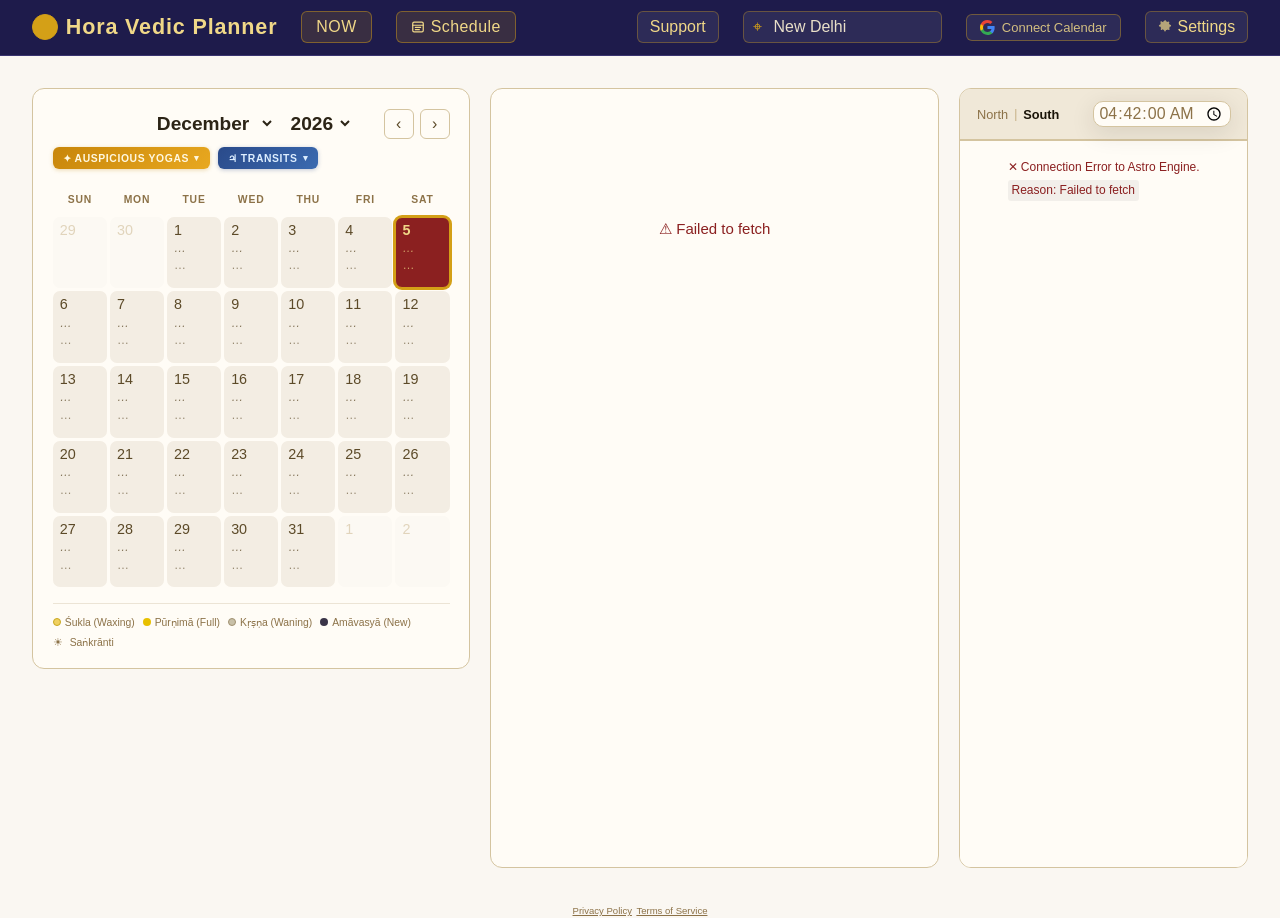
<file: planner.html>
<!--v93-->
<!DOCTYPE html>
<html lang="en">
<head>
<!-- Google tag (gtag.js) -->
<script async src="https://www.googletagmanager.com/gtag/js?id=G-9DDZ1FT2TC"></script>
<script>
  window.dataLayer = window.dataLayer || [];
  function gtag(){dataLayer.push(arguments);}
  gtag('js', new Date());

  gtag('config', 'G-9DDZ1FT2TC');
</script>  
<meta charset="UTF-8">
<meta name="viewport" content="width=device-width, initial-scale=1.0">
<title>Hora Vedic Planner — Electional Astrology/Muhurta</title>
<style>
  :root {
    --font-sans: -apple-system, BlinkMacSystemFont, 'Segoe UI', Roboto, 'Helvetica Neue', Arial, sans-serif;
    --bg: #faf7f2;
    --bg2: #f3ede3;
    --bg3: #ece4d5;
    --card: #fffcf6;
    --border: #d4c4a0;
    --border2: #c4ae82;
    --gold: #b8860b;
    --gold2: #d4a017;
    --gold-light: #f0d888;
    --text: #2c2416;
    --text2: #5c4a28;
    --text3: #8c7248;
    --indigo: #1e1b4b;
    --indigo2: #312e81;
    --red: #8b2020;
    --green: #1a5c1a;
    --shadow: rgba(44,36,22,0.12);
    --hora-sun: #c8860a;
    --hora-moon: #4a6080;
    --hora-mars: #8b2020;
    --hora-mercury: #1a5c1a;
    --hora-jupiter: #6b4e9e;
    --hora-venus: #2a5a5a;
    --hora-saturn: #3a3a5c;
    /* Tithi phase cell colours */
    --tithi-waxing-bg:  #fdf3d0;
    --tithi-waxing-bdr: #ddb840;
    --tithi-full-bg:    #fde712;
    --tithi-full-bdr:   #c8a020;
    --tithi-waning-bg:  #e8ecf6;
    --tithi-waning-bdr: #9aa0cc;
    --tithi-new-bg:     #252340;
    --tithi-new-bdr:    #46427a;
    --tithi-new-text:   #bab4e0;
  }
  * { box-sizing: border-box; margin: 0; padding: 0; }
  body {
    font-family: var(--font-sans);
    background: var(--bg);
    color: var(--text);
    min-height: 100vh;
    font-size: 16px;
  }

  /* NAV */
  nav {
    background: var(--indigo);
    border-bottom: 1px solid #3a3470;
    padding: 0 2rem;
    height: 56px;
    display: flex;
    align-items: center;
    gap: 1.5rem;
    position: sticky;
    top: 0;
    z-index: 100;
  }
  .nav-brand {
    font-family: var(--font-sans);
    font-size: 1.35rem;
    font-weight: 600;
    color: var(--gold-light);
    letter-spacing: 0.04em;
    flex-shrink: 0;
    display: flex;
    align-items: center;
    gap: 0.5rem;
  }
  .nav-brand .brandmark {
    width: 26px; height: 26px;
    border: 1.5px solid var(--gold2);
    border-radius: 50%;
    background-color: var(--gold2);
    display: flex; align-items: center; justify-content: center;
    font-size: 0.9rem;
  }
  .nav-sep { flex: 1; }

  /*FAQs & FORM Button*/
  .faq-wrap { position: relative; }
  #faqBtn {
    background: rgba(255,255,255,0.07);
    border: 1px solid rgba(212,160,23,0.35);
    border-radius: 6px;
    color: var(--gold-light);
    font-family: var(--font-sans);
    font-size: 1rem;
    padding: 6px 12px;
    cursor: pointer;
    display: flex;
    align-items: center;
    gap: 6px;
    transition: background 0.2s;
  }
  #faqBtn:hover { background: rgba(212,160,23,0.18); }
  #faqBtn svg { opacity: 0.7; }

  /* LOCATION SEARCH */
  .location-wrap {
    position: relative;
    display: flex;
    align-items: center;
    gap: 0;
  }
  .loc-icon {
    position: absolute; left: 10px;
    color: var(--gold2);
    font-size: 1rem;
    pointer-events: none;
  }
  #locationInput {
    background: rgba(255,255,255,0.07);
    border: 1px solid rgba(212,160,23,0.35);
    border-radius: 6px;
    color: #e8dfc8;
    font-family: var(--font-sans);
    font-size: 1rem;
    padding: 6px 10px 6px 30px;
    width: 200px;
    outline: none;
    transition: border-color 0.2s, background 0.2s;
  }
  #locationInput::placeholder { color: rgba(232,223,200,0.45); }
  #locationInput:focus {
    background: rgba(255,255,255,0.11);
    border-color: var(--gold2);
  }
  .loc-dropdown {
    position: absolute;
    top: calc(100% + 6px);
    left: 0;
    width: min(280px, calc(100vw - 32px));
    background: var(--indigo);
    border: 1px solid rgba(212,160,23,0.4);
    border-radius: 8px;
    overflow: hidden;
    display: none;
    z-index: 200;
  }
  .loc-dropdown.open { display: block; }
  .loc-item {
    padding: 9px 14px;
    font-size: 13px;
    color: #d4c8a8;
    cursor: pointer;
    border-bottom: 1px solid rgba(255,255,255,0.05);
    transition: background 0.15s;
  }
  .loc-item:hover { background: rgba(212,160,23,0.15); color: var(--gold-light); }
  .loc-item small { display: block; color: rgba(212,200,168,0.55); font-size: 11px; margin-top: 1px; }
  .loc-status { padding: 9px 14px; font-size: 12px; color: rgba(212,200,168,0.5); }

  /* SETTINGS DROPDOWN */
  .settings-wrap { position: relative; }
  #settingsBtn {
    background: rgba(255,255,255,0.07);
    border: 1px solid rgba(212,160,23,0.35);
    border-radius: 6px;
    color: var(--gold-light);
    font-family: var(--font-sans);
    font-size: 1rem;
    padding: 6px 12px;
    cursor: pointer;
    display: flex;
    align-items: center;
    gap: 6px;
    transition: background 0.2s;
  }
  #settingsBtn:hover { background: rgba(212,160,23,0.18); }
  #settingsBtn svg { opacity: 0.7; }
  .settings-panel {
    position: absolute;
    top: calc(100% + 8px);
    right: 0;
    width: 480px;
    background: var(--indigo);
    border: 1px solid rgba(212,160,23,0.4);
    border-radius: 10px;
    padding: 0;
    display: none;
    z-index: 200;
    overflow: hidden;
  }
  .settings-panel.open { display: block; }
  /* Two-column grid */
  .settings-cols {
    display: grid;
    grid-template-columns: 1fr 1fr;
  }
  .settings-col {
    padding: 16px 18px;
  }
  .settings-col + .settings-col {
    border-left: 1px solid rgba(255,255,255,0.08);
  }
  /* Full-width bottom row for default location */
  .settings-col-full {
    padding: 12px 18px;
    border-top: 1px solid rgba(255,255,255,0.08);
  }
  .settings-section { margin-bottom: 16px; }
  .settings-section:last-child { margin-bottom: 0; }
  .settings-label {
    font-family: var(--font-sans);
    font-size: 1rem;
    letter-spacing: 0.12em;
    text-transform: uppercase;
    color: var(--gold2);
    margin-bottom: 8px;
  }
  .radio-option {
    display: flex;
    align-items: center;
    gap: 8px;
    padding: 5px 0;
    cursor: pointer;
    font-size: 1rem;
    color: #d4c8a8;
    transition: color 0.15s;
  }
  .radio-option:hover { color: var(--gold-light); }
  .radio-option input[type=radio] {
    accent-color: var(--gold2);
    cursor: pointer;
  }
  .settings-sep { border: none; border-top: 1px solid rgba(255,255,255,0.08); margin: 12px 0; }
  .time-type-note {
    font-size: 0.75rem;
    color: rgba(212,200,168,0.45);
    margin-top: 6px;
    line-height: 1.5;
  }

  /* MAIN LAYOUT */
  .main {
    display: grid;
    /* Calendar flexes between 340–440px, chart flexes between 260–290px —
       both absorb width pressure first. Hora panel has a protected 320px
       floor (never crushed) and grows with 1fr on wide screens.
       Sizes are in rem (340/440/320/260/290 ÷ 16) so that when the compact
       desktop tier below shrinks the root font size, the columns keep the
       same proportions instead of the hora panel being squeezed. */
    grid-template-columns: minmax(21.25rem, 27.5rem) minmax(20rem, 1fr) minmax(16.25rem, 18.125rem);
    gap: 1.25rem;
    max-width: 1440px;
    margin: 0 auto;
    padding: 2rem;
    align-items: start;
  }

  /* CALENDAR */
  .calendar-card {
    background: var(--card);
    border: 1px solid var(--border);
    border-radius: 12px;
    padding: 1.25rem;
    position: sticky;
    top: 72px;
    /* position:sticky always forms its own stacking context, so anything
       inside (e.g. .transit-dropdown / .yoga-dropdown, both z-index:150)
       is trapped within it and can't out-rank a later sibling column.
       Without this, the hora-panel column (also sticky, z-index:auto)
       paints on top of the calendar card and clips dropdowns that spill
       past the calendar column's width. */
    z-index: 10;
  }
  .cal-header {
    display: flex;
    flex-direction: column;
    gap: 8px;
    margin-bottom: 1.25rem;
  }
  .cal-header-row1 {
    display: grid;
    grid-template-columns: 1fr auto 1fr;
    align-items: center;
    gap: 6px;
  }
  .cal-header-row2 {
    display: flex;
    align-items: center;
    gap: 8px;
  }
  .cal-header-left  { display: flex; align-items: center; gap: 6px; }
  .cal-header-right { display: flex; align-items: center; justify-content: flex-end; gap: 6px; }

  /* TRANSIT BUTTON + DROPDOWN */
  .transit-btn-wrap { position: relative; }
  #transitBtn {
    background: linear-gradient(135deg, #2a4a8a, #3a6ab0);
    border: none;
    border-radius: 6px;
    color: #ddeeff;
    font-family: var(--font-sans);
    font-size: 0.65rem;
    font-weight: 600;
    letter-spacing: 0.06em;
    text-transform: uppercase;
    padding: 5px 10px;
    cursor: pointer;
    display: flex;
    align-items: center;
    gap: 5px;
    white-space: nowrap;
    box-shadow: 0 1px 4px rgba(42,74,138,0.3);
    transition: filter 0.15s;
  }
  #transitBtn:hover { filter: brightness(1.1); }
  #transitBtn .transit-chevron {
    font-size: 9px;
    transition: transform 0.2s;
    display: inline-block;
  }
  #transitBtn.open .transit-chevron { transform: rotate(180deg); }

  .transit-dropdown {
    position: absolute;
    top: calc(100% + 7px);
    left: 50%;
    transform: translateX(-50%);
    width: min(300px, calc(100vw - 48px));
    background: var(--card);
    border: 1px solid var(--border);
    border-radius: 10px;
    box-shadow: 0 6px 24px var(--shadow);
    z-index: 150;
    display: none;
    overflow: hidden;
    max-height: 480px;
    overflow-y: auto;
    scrollbar-width: thin;
    scrollbar-color: var(--border2) transparent;
  }
  .transit-dropdown.open { display: block; }
  .transit-dropdown-header {
    background: linear-gradient(135deg, #2a4a8a, #3a6ab0);
    padding: 10px 14px 8px;
    font-family: var(--font-sans);
    font-size: 0.65rem;
    font-weight: 600;
    color: #ddeeff;
    letter-spacing: 0.04em;
    display: flex;
    align-items: center;
    justify-content: space-between;
  }
  .transit-table {
    width: 100%;
    border-collapse: collapse;
    font-size: 0.65rem;
    font-family: var(--font-sans);
  }
  .transit-table thead tr { background: var(--bg2); }
  .transit-table th {
    font-size: 0.62rem;
    letter-spacing: 0.08em;
    text-transform: uppercase;
    color: var(--text3);
    font-weight: 600;
    padding: 5px 10px 4px;
    text-align: left;
  }
  .transit-table td {
    padding: 7px 10px;
    border-bottom: 1px solid var(--bg3);
    vertical-align: middle;
  }
  .transit-table tr:last-child td { border-bottom: none; }
  .transit-table tr.transit-future td { opacity: 0.55; font-style: italic; }
  .transit-table tr.transit-in-range { cursor: pointer; }
  .transit-table tr.transit-in-range:hover td { background: var(--bg2); }
  .transit-planet-cell {
    display: flex;
    align-items: center;
    gap: 6px;
    font-weight: 600;
    color: var(--text);
  }
  .transit-planet-dot {
    width: 7px; height: 7px;
    border-radius: 50%;
    flex-shrink: 0;
  }
  .transit-none {
    padding: 14px;
    font-size: 0.72rem;
    color: var(--text3);
    text-align: center;
  }
  .cal-title {
    display: flex;
    align-items: baseline;
    justify-content: center;
    gap: 0.35em;
    font-family: var(--font-sans);
    font-size: 1.20rem;
    font-weight: 600;
    color: var(--text);
    text-align: center;
    white-space: nowrap;
  }
  /* Month/year jump-to dropdowns — styled to read as plain title text until
     hovered/focused, rather than looking like ordinary form controls. */
  .cal-title-select {
    font-family: inherit;
    font-size: inherit;
    font-weight: inherit;
    color: inherit;
    background: transparent;
    border: 1px solid transparent;
    border-radius: 6px;
    padding: 1px 3px;
    cursor: pointer;
    appearance: auto;
    -webkit-appearance: auto;
  }
  .cal-title-select:hover,
  .cal-title-select:focus {
    background: var(--bg2);
    border-color: var(--border);
    outline: none;
  }
  #calYearSelect { font-variant-numeric: tabular-nums; }
  .cal-nav-btn {
    background: none;
    border: 1px solid var(--border);
    border-radius: 6px;
    color: var(--text2);
    width: 30px; height: 30px;
    cursor: pointer;
    font-size: 1rem;
    display: flex; align-items: center; justify-content: center;
    transition: border-color 0.2s, color 0.2s;
    flex-shrink: 0;
  }
  .cal-nav-btn:hover { border-color: var(--gold2); color: var(--gold); }

  /* AUSPICIOUS YOGAS BUTTON + DROPDOWN */
  .yoga-btn-wrap { position: relative; }
  #yogaBtn {
    background: linear-gradient(135deg, #c8860a, #e8a820);
    border: none;
    border-radius: 6px;
    color: #fff8e0;
    font-family: var(--font-sans);
    font-size: 0.65rem;
    font-weight: 600;
    letter-spacing: 0.06em;
    text-transform: uppercase;
    padding: 5px 10px;
    cursor: pointer;
    display: flex;
    align-items: center;
    gap: 5px;
    white-space: nowrap;
    box-shadow: 0 1px 4px rgba(184,134,11,0.3);
    transition: filter 0.15s;
  }
  #yogaBtn:hover { filter: brightness(1.08); }
  #yogaBtn .yoga-chevron {
    font-size: 9px;
    transition: transform 0.2s;
    display: inline-block;
  }
  #yogaBtn.open .yoga-chevron { transform: rotate(180deg); }

  .yoga-dropdown {
    position: absolute;
    top: calc(100% + 7px);
    left: 0;
    width: min(310px, calc(100vw - 32px));
    background: var(--card);
    border: 1px solid var(--border);
    border-radius: 10px;
    box-shadow: 0 6px 24px var(--shadow);
    z-index: 150;
    display: none;
    overflow: hidden;
    max-height: 480px;
    overflow-y: auto;
    scrollbar-width: thin;
    scrollbar-color: var(--border2) transparent;
  }
  .yoga-dropdown.open { display: block; }
  .yoga-dropdown-header {
    background: linear-gradient(135deg, #c8860a, #e8a820);
    padding: 10px 14px 8px;
    font-family: var(--font-sans);
    font-size: 0.65rem;
    font-weight: 600;
    color: #fff8e0;
    letter-spacing: 0.04em;
    display: flex;
    align-items: center;
    justify-content: space-between;
  }
  .yoga-dropdown-header .yoga-month-label {
    font-size: 0.65rem;
    opacity: 0.75;
    font-family: var(--font-sans);
    font-weight: 400;
    letter-spacing: 0.06em;
    text-transform: uppercase;
  }
  .yoga-section {
    padding: 0;
    border-bottom: 1px solid var(--bg3);
  }
  .yoga-section:last-child { border-bottom: none; }
  .yoga-section-name {
    display: flex;
    align-items: center;
    gap: 8px;
    padding: 9px 14px 5px;
    font-family: var(--font-sans);
    font-size: 0.65rem;
    font-weight: 600;
    color: var(--text);
  }
  .yoga-dot {
    width: 8px; height: 8px;
    border-radius: 50%;
    flex-shrink: 0;
  }
  .yoga-desc {
    font-size: 0.65rem;
    color: var(--text3);
    padding: 0 14px 5px 30px;
    line-height: 1.4;
  }
  .yoga-dates {
    padding: 0 14px 9px 30px;
    display: flex;
    flex-wrap: wrap;
    gap: 5px;
  }
  .yoga-date-chip {
    font-size: 0.65rem;
    font-family: var(--font-sans);
    font-weight: 500;
    background: var(--bg2);
    border: 1px solid var(--border);
    border-radius: 4px;
    padding: 2px 8px;
    color: var(--text2);
    cursor: pointer;
    transition: background 0.15s, border-color 0.15s;
  }
  .yoga-date-chip:hover {
    background: rgba(184,134,11,0.12);
    border-color: var(--gold2);
    color: var(--gold);
  }
  .yoga-windows-table {
    width: 100%;
    border-collapse: collapse;
    margin: 0 0 6px 0;
    font-size: 0.65rem;
    font-family: var(--font-sans);
  }
  .yoga-windows-table thead tr {
    background: var(--bg2);
  }
  .yoga-windows-table th {
    font-size: 0.65rem;
    letter-spacing: 0.08em;
    text-transform: uppercase;
    color: var(--text3);
    font-weight: 600;
    padding: 5px 14px 4px;
    text-align: left;
    border-bottom: 1px solid var(--border);
  }
  .yoga-windows-table th:last-child { text-align: right; }
  .yoga-windows-table td {
    padding: 5px 14px;
    border-bottom: 1px solid var(--bg3);
    vertical-align: top;
  }
  .yoga-windows-table tr:last-child td { border-bottom: none; }
  .yoga-win-day {
    color: var(--text2);
    white-space: nowrap;
    font-weight: 500;
  }
  .yoga-win-time {
    text-align: right;
    color: var(--text3);
    white-space: nowrap;
    cursor: pointer;
    transition: color 0.15s;
  }
  .yoga-win-time:hover { color: var(--gold); }
  .yoga-win-computing {
    padding: 10px 14px;
    font-size: 0.65rem;
    color: var(--text3);
    font-style: italic;
    display: flex;
    align-items: center;
    gap: 7px;
  }
  .yoga-win-spinner {
    width: 12px; height: 12px;
    border: 1.5px solid var(--border);
    border-top-color: var(--gold2);
    border-radius: 50%;
    animation: spin 0.7s linear infinite;
    flex-shrink: 0;
  }
  .cal-grid {
    display: grid;
    grid-template-columns: repeat(7, 1fr);
    gap: 3px;
  }
  .cal-dow {
    text-align: center;
    font-size: 0.65rem;
    letter-spacing: 0.08em;
    text-transform: uppercase;
    color: var(--text3);
    padding: 5px 0 9px;
    font-weight: 600;
  }
  .cal-day {
    min-height: 4.5rem;
    display: flex;
    flex-direction: column;
    align-items: flex-start;
    justify-content: flex-start;
    border-radius: 7px;
    cursor: pointer;
    font-size: 0.65rem;
    color: var(--text2);
    transition: filter 0.12s, box-shadow 0.12s;
    position: relative;
    padding: 5px 6px 8px 6px;
    line-height: 1;
    border: 1px solid transparent;
    /* default: no tithi loaded yet */
    background: var(--bg2);    
  }
  /* ── Tithi phase backgrounds ───────────────────────────────────── */
  .cal-day.tithi-waxing {
    background: var(--tithi-waxing-bg);
    border-color: var(--tithi-waxing-bdr);
    color: #3a2c0a;
  }
  .cal-day.tithi-full {
    background: var(--tithi-full-bg);
    border-color: var(--tithi-full-bdr);
    color: #3a2c0a;
  }
  .cal-day.tithi-waning {
    background: var(--tithi-waning-bg);
    border-color: var(--tithi-waning-bdr);
    color: #2a2c40;
  }
  .cal-day.tithi-new {
    background: var(--tithi-new-bg);
    border-color: var(--tithi-new-bdr);
    color: var(--tithi-new-text);
  }
  .cal-day.tithi-new {
    background: var(--tithi-new-bg);
    border-color: var(--tithi-new-bdr);
    color: var(--tithi-new-text);
  }
  .cal-day:hover { filter: brightness(0.94); box-shadow: 0 0 0 1.5px var(--gold2); }
  .cal-day.today  { box-shadow: 0 0 0 2px var(--gold2) !important; }
  .cal-day.today .cal-day-num { font-weight: 700; }
  .cal-day.selected {
    background: var(--red) !important;
    border-color: var(--gold2) !important;
    color: var(--gold-light) !important;
    box-shadow: 0 0 0 2px var(--gold2) !important;
    filter: none !important;
  }
  .cal-day.other-month {
    background: var(--bg) !important;
    border-color: transparent !important;
    color: var(--border2);
    opacity: 0.5;
    pointer-events: none;
  }
  .cal-day-num {
    font-size: 0.9rem;
    line-height: 1;
    margin-bottom: 4px;
    font-weight: 500;
  }
  .nak-label {
    font-size: 0.75rem;
    letter-spacing: 0;
    line-height: 1.3;
    font-style: italic;
    white-space: normal;
    word-break: break-word;
    opacity: 0.72;
  }
  .tithi-label {
    font-size: 0.75rem;
    line-height: 1.2;
    margin-top: 2px;
    opacity: 0.60;
  }
  /* keep text readable on dark amāvasyā cells */
  .cal-day.tithi-new .nak-label,
  .cal-day.tithi-new .tithi-label { opacity: 1; }
  /* selected overrides */
  .cal-day.selected .nak-label,
  .cal-day.selected .tithi-label { color: rgba(240,216,136,0.7); opacity: 1; }  

  .yoga-none {
    font-size: 11px;
    color: var(--text3);
    font-style: italic;
    padding: 2px 14px 8px;
  }
  .yoga-computing {
    padding: 18px 14px;
    text-align: center;
    font-size: 12px;
    color: var(--text3);
  }
  .sankranti-icon {
    position: absolute;
    top: 4px;
    right: 5px;
    font-size: 1rem;
    line-height: 1;
    opacity: 0.85;
    cursor: default;
  }
  .cal-day.tithi-new .sankranti-icon { opacity: 0.95; }

  /* MOON PHASE LEGEND */
  .phase-legend {
    display: flex;
    flex-wrap: wrap;
    gap: 8px;
    margin-top: 1rem;
    padding-top: 0.75rem;
    border-top: 1px solid var(--bg3);
    font-size: 0.65rem;
    color: var(--text3);
  }
  .legend-item { display: flex; align-items: center; gap: 4px; }
  .legend-dot { width: 8px; height: 8px; border-radius: 50%; }

  /* HORA PANEL */
  .hora-panel {
    background: var(--card);
    border: 1px solid var(--border);
    border-radius: 12px;
    overflow: hidden;
    /* Match the sticky calendar: fill viewport height minus nav (56px) and padding (2×2rem=64px) */
    height: calc(100vh - 56px - 4rem);
    display: flex;
    flex-direction: column;
    position: sticky;
    top: 72px;
  }
  .hora-header {
    background: #17153a;
    padding: 1.1rem 1.4rem 1rem;
    border-bottom: 1px solid rgba(212,160,23,0.2);
    flex-shrink: 0;
  }
  /* Row 1: date + location + sun times */
  .hora-header-top {
    display: flex;
    align-items: flex-start;
    justify-content: space-between;
    gap: 1rem;
  }
  .hora-date-title {
    font-family: var(--font-sans);
    font-size: 1.2rem;
    font-weight: 600;
    color: #f5e8b0;
    line-height: 1.2;
  }
  .hora-location-line {
    font-size: 0.75rem;
    color: rgba(232,218,180,0.7);
    margin-top: 3px;
    display: flex;
    align-items: center;
    gap: 5px;
    flex-wrap: wrap;
  }
  .hora-sun-times {
    text-align: right;
    font-size: 075rem;
    color: rgba(232,218,180,0.85);
  }
  .hora-sun-times strong { color: #f0c840; display: block; font-size: 1rem; font-weight: 600; }
  .hora-sun-times .label { font-size: 10px; text-transform: uppercase; letter-spacing: 0.1em; color: rgba(232,218,180,0.55); }
  .sun-times-grid { display: flex; gap: 1.8rem; }

  /* Row 2: panchanga pills */
  .panchanga-pills {
    display: flex;
    flex-wrap: wrap;
    gap: 6px;
    margin-top: 10px;
  }
  .panch-pill {
    display: inline-flex;
    align-items: center;
    gap: 6px;
    background: rgba(255,255,255,0.055);
    border: 1px solid rgba(212,160,23,0.28);
    border-radius: 6px;
    padding: 4px 10px 4px 8px;
    font-size: 0.65rem;
    color: #e8ddb8;
    cursor: default;
    transition: background 0.15s;
  }
  .panch-pill:hover { background: rgba(212,160,23,0.13); }
  .panch-pill-label {
    font-size: 0.65rem;
    text-transform: uppercase;
    letter-spacing: 0.1em;
    color: rgba(212,160,23,0.75);
    font-family: var(--font-sans);
  }
  .panch-pill-icon {
    font-size: 0.75rem;
    line-height: 1;
  }
  .panch-pill-value {
    font-family: var(--font-sans);
    font-size: 1rem;
    font-weight: 600;
    color: #f5e8b0;
  }

  /* ── RASI CHART PANEL (standalone 3rd column) ──────────────────────────── */
  .rasi-chart-wrap {
    background: var(--card);
    border: 1px solid var(--border);
    border-radius: 12px;
    overflow: hidden;
    height: calc(100vh - 56px - 4rem);
    display: flex;
    flex-direction: column;
    position: sticky;
    top: 72px;
  }
  .rasi-chart-header {
    background: #f0e8d8;   /* same as hora table thead */
    padding: 0.75rem 1rem;
    border-bottom: 2px solid var(--border);
    flex-shrink: 0;
    display: flex;
    align-items: center;            /* Vertically centers both elements in the row */
    justify-content: space-between;
    flex-wrap: wrap;
    gap: 6px 10px;
  }
  .rasi-chart-title {
    font-family: var(--font-sans);
    font-size: 0.8rem;
    font-weight: 600;
    letter-spacing: 0.07em;
    text-transform: uppercase;
    color: #5c4020;
  }
  .chart-style-toggle {
    display: flex;
    align-items: center;
    gap: 5px;
    font-family: var(--font-sans);
    font-size: 0.8rem;
  }
  .chart-style-opt {
    background: none;
    border: none;
    padding: 2px 1px;
    margin: 0;
    font-family: var(--font-sans);
    font-size: 0.8rem;
    font-weight: 500;
    color: var(--text3);
    cursor: pointer;
    transition: color 0.15s, font-weight 0.15s;
  }
  .chart-style-opt:hover { color: #5c4020; }
  .chart-style-opt.active {
    color: #1a1408;
    font-weight: 700;
  }
  .chart-style-sep {
    color: var(--border2);
    font-size: 0.75rem;
  }
  .rasi-chart-time {
    font-size: 0.8rem;
    color: var(--text3);
    font-family: var(--font-sans);
    font-weight: 500;
  }
  .rasi-svg-wrap {
    flex: 1;
    display: flex;
    flex-direction: column;
    align-items: center;
    justify-content: flex-start;
    padding: 0.5rem 0.5rem;
    overflow-y: auto;
    background: var(--card);
    scrollbar-width: thin;
    scrollbar-color: var(--border2) transparent;
  }
  .rasi-svg-wrap::-webkit-scrollbar { width: 4px; }
  .rasi-svg-wrap::-webkit-scrollbar-track { background: transparent; }
  .rasi-svg-wrap::-webkit-scrollbar-thumb { background: var(--border2); border-radius: 3px; }
  .rasi-svg-wrap svg {
    width: 100%;
    aspect-ratio: 1 / 1; /* South Indian chart is always square — derive
                             height deterministically from width, rather
                             than relying on each browser's (inconsistent)
                             SVG intrinsic-ratio-from-viewBox behavior */
    height: auto; /* fallback for browsers predating aspect-ratio support */
    display: block;
  }
  /* Panchanga info below the chart */
  .rasi-panch-info {
    width: 100%;
    margin-top: 0.85rem;
    padding-top: 0;
    border-top: 1px solid var(--border);
  }
  .rasi-panch-heading {
    font-family: var(--font-sans);
    font-size: 0.8rem;
    font-weight: 600;
    letter-spacing: 0.1em;
    text-transform: uppercase;
    color: var(--text3);
    padding: 7px 0 5px;
    border-bottom: 1px solid var(--border);
    margin-bottom: 1px;
  }
  .rasi-panch-row {
    display: flex;
    justify-content: space-between;
    align-items: center;
    padding: 5px 0;
    border-bottom: 1px solid #ede5d4;
  }
  .rasi-panch-row:last-child { border-bottom: none; }
  .rasi-panch-key {
    font-size: 0.75rem;
    text-transform: uppercase;
    letter-spacing: 0.07em;
    color: var(--text3);
    font-family: var(--font-sans);
    font-weight: 600;
  }
  .rasi-panch-val {
    font-family: var(--font-sans);
    font-size: 0.90rem;
    font-weight: 600;
    color: var(--text);
    text-align: right;
    display: inline-flex;
    gap: 4px;
    white-space: nowrap;
  }
  .rasi-panch-end {
    display: block;
    font-family: var(--font-sans);
    font-size: 0.75rem;
    font-weight: 400;
    color: var(--text3);
    margin-top: 1px;
  }

  /* LAGNA NAVIGATION — prev/next buttons below retrograde legend */
  .lagna-nav {
    display: flex;
    align-items: center;
    justify-content: center;
    gap: 6px;
    margin: 6px 0 2px;
    font-size: 0.7rem;
    color: var(--text3);
  }
  .lagna-nav-btn {
    background: var(--bg2);
    border: 1px solid var(--border);
    border-radius: 5px;
    color: var(--indigo2);
    font-size: 0.72rem;
    font-weight: 600;
    padding: 3px 9px;
    cursor: pointer;
    transition: background 0.12s, border-color 0.12s;
    white-space: nowrap;
  }
  .lagna-nav-btn:hover { background: var(--bg3); border-color: var(--indigo2); }
  .lagna-nav-btn:disabled { opacity: 0.35; cursor: default; }
  .hora-table-wrap {
    padding: 0;
    overflow-x: hidden;  /* long content (e.g. event titles) wraps instead of forcing horizontal scroll */
    overflow-y: auto;   /* scrollable body */
    flex: 1;            /* fills all space below the pinned header */
    /* Custom scrollbar — subtle, matching the warm palette */
    scrollbar-width: thin;
    scrollbar-color: var(--border2) transparent;
  }
  .hora-table-wrap::-webkit-scrollbar { width: 5px; }
  .hora-table-wrap::-webkit-scrollbar-track { background: transparent; }
  .hora-table-wrap::-webkit-scrollbar-thumb { background: var(--border2); border-radius: 3px; }
  table.hora-table {
    width: 100%;
    border-collapse: separate;
    border-spacing: 0;
    font-size: 0.75rem;
  }
  /* Sticky column headers */
  .hora-table thead {
    position: sticky;
    top: 0;
    z-index: 2;
  }
  .hora-table thead tr { background: #f0e8d8; }
  .hora-table th {
    font-size: 0.75rem;
    letter-spacing: 0.07em;
    text-transform: uppercase;
    font-weight: 600;
    color: #5c4020;
    font-family: var(--font-sans);
    padding: 10px 16px;
    text-align: left;
    /* box-shadow replaces border-bottom — border-bottom doesn't stick with sticky */
    box-shadow: inset 0 -2px 0 var(--border);
  }
  .hora-table th:last-child { text-align: right; }
  .hora-table td {
    padding: 9px 16px;
    border-bottom: 1px solid #ede5d4;
    vertical-align: middle;
  }
  .hora-table tr:last-child td { border-bottom: none; }
  .hora-table tr.current-hora td { background: rgba(184,134,11,0.10); }
  .hora-table tr.current-hora td:first-child {
    border-left: 3px solid var(--gold2);
    padding-left: 13px;
  }
  .hora-table tr.past-hora { opacity: 0.45; }
  .hora-table tr.day-hora td { background: rgba(255,220,100,0.05); }
  .hora-table tr.night-hora td { background: rgba(80,90,160,0.05); }

  .time-cell { color: #3a2a0c; font-size: 0.75rem; white-space: nowrap; font-weight: 500; }

  .hora-name-cell {
    display: flex;
    align-items: center;
    gap: 9px;
  }
  .hora-planet-badge {
    width: 30px; height: 30px;
    border-radius: 50%;
    display: flex;
    align-items: center;
    justify-content: center;
    font-size: 0.8rem;
    font-weight: 600;
    flex-shrink: 0;
    border: 1px solid rgba(0,0,0,0.08);
  }
  .hora-planet-name {
    font-family: var(--font-sans);
    font-size: 0.8rem;
    font-weight: 600;
    color: #2c1e08;
  }
  .hora-planet-symbol {
    font-size: 0.8rem;
    color: var(--text3);
    margin-left: 4px;
  }
  .gha-cell { text-align: right; font-size: 0.75rem; color: var(--text3); }
  .gha-num { font-weight: 500; font-size: 0.75rem; color: var(--text2); }

  .special-tag {
    display: inline-block;
    font-size: 0.65rem;
    letter-spacing: 0.05em;
    text-transform: uppercase;
    padding: 2px 8px;
    border-radius: 4px;
    margin-left: 6px;
    font-family: var(--font-sans);
    font-weight: 600;
  }
  .tag-auspicious { background: rgba(26,92,26,0.14); color: #155215; }
  .tag-inauspicious { background: rgba(139,32,32,0.12); color: #7a1818; }
  .hora-current {
    background: #7cfc00;
    border-radius: 6px;
    padding: 4px 8px;
  }

  /* SPECIAL EVENTS ROWS */
  .hora-table tr.event-row td {
    padding: 10px 16px;
    background: rgba(30,27,75,0.04);
    border-bottom: 1px solid #e4d8c8;
  }
  .event-name {
    font-family: var(--font-sans);
    font-size: 0.8rem;
    font-weight: 600;
    letter-spacing: 0.02em;
    color: #1e1b4b;
    display: flex;
    align-items: center;
    gap: 7px;
  }
  .event-sub { font-size: 0.8rem; text-transform: uppercase; letter-spacing: 0.08em; color: #5c4020; }
  .event-icon {
    width: 22px; height: 22px;
    background: var(--indigo2);
    border-radius: 50%;
    display: inline-flex;
    align-items: center;
    justify-content: center;
    font-size: 0.8rem;
    color: var(--gold-light);
    flex-shrink: 0;
  }

  /* LOADING / ERROR */
  .state-overlay {
    display: flex;
    flex-direction: column;
    align-items: center;
    justify-content: center;
    min-height: 280px;
    gap: 12px;
    color: var(--text3);
    font-size: 15px;
  }
  .spinner {
    width: 28px; height: 28px;
    border: 2px solid var(--border);
    border-top-color: var(--gold2);
    border-radius: 50%;
    animation: spin 0.8s linear infinite;
  }
  @keyframes spin { to { transform: rotate(360deg); } }
  .error-msg { color: var(--red); }

  /* TIME TYPE BADGE */
  .time-type-badge {
    display: inline-block;
    font-size: 0.5rem;
    padding: 2px 9px;
    border-radius: 4px;
    background: rgba(212,160,23,0.18);
    color: #f0c840;
    border: 1px solid rgba(212,160,23,0.3);
    vertical-align: middle;
    font-weight: 500;
  }

  /* SET DEFAULT LOCATION */
  .set-default-btn {
    margin-top: 6px;
    background: rgba(212,160,23,0.12);
    border: 1px solid rgba(212,160,23,0.3);
    border-radius: 5px;
    color: var(--gold2);
    font-family: var(--font-sans);
    font-size: 0.8rem;
    padding: 4px 10px;
    cursor: pointer;
    transition: background 0.2s;
    display: flex;
    align-items: center;
    gap: 5px;
  }
  .set-default-btn:hover { background: rgba(212,160,23,0.22); }
  .set-default-note {
    font-size: 0.8rem;
    color: rgba(212,200,168,0.5);
    margin-top: 4px;
  }

  .special-time-range {
    font-size: 0.8rem;
    color: var(--text3);
    white-space: nowrap;
    text-align: right;
    padding-right: 14px;
    font-family: var(--font-sans);
  }

  /* PANCHANGA TRANSITION ROWS — distinct from special muhurta event-row */
  .hora-table tr.pancha-change-row td {
    background: rgba(49,46,129,0.07);
    border-bottom: 1px solid rgba(49,46,129,0.15);
    border-top: 1px solid rgba(49,46,129,0.12);
    padding: 8px 14px;
  }
  .pancha-change-cell {
    display: flex;
    align-items: center;
    gap: 9px;
  }
  .pancha-change-time {
    font-size: 0.8rem;
    font-weight: 500;
    color: var(--indigo2);
    white-space: nowrap;
    min-width: 3.2em;
    flex-shrink: 0;
  }
  .pancha-change-icon {
    width: 20px; height: 20px;
    border-radius: 50%;
    background: rgba(49,46,129,0.18);
    border: 1px solid rgba(49,46,129,0.35);
    display: flex;
    align-items: center;
    justify-content: center;
    font-size: 0.8rem;
    color: var(--indigo2);
    flex-shrink: 0;
  }
  .pancha-change-body { display: flex; flex-direction: column; gap: 1px; }
  .pancha-change-label {
    font-size: 0.75rem;
    letter-spacing: 0.1em;
    text-transform: uppercase;
    color: rgba(49,46,129,0.6);
    line-height: 1;
  }
  .pancha-change-name {
    font-family: var(--font-sans);
    font-size: 0.75rem;
    font-weight: 600;
    color: var(--indigo2);
    line-height: 1.2;
  }
  .pancha-change-tag {
    font-size: 0.65rem;
    padding: 1px 7px;
    border-radius: 3px;
    background: rgba(49,46,129,0.1);
    border: 1px solid rgba(49,46,129,0.25);
    color: var(--indigo2);
    letter-spacing: 0.04em;
    margin-left: 6px;
    font-family: var(--font-sans);
  }

  /* AUSPICIOUS YOGA ROWS — coloured accent matching yoga theme */
  .hora-table tr.yoga-event-row td {
    padding: 7px 14px;
    border-bottom: 1px solid rgba(0,0,0,0.06);
  }
  .yoga-event-cell {
    display: flex;
    align-items: center;
    gap: 9px;
  }
  .yoga-event-time {
    font-size: 0.8rem;
    font-weight: 500;
    white-space: nowrap;
    min-width: 3.2em;
    flex-shrink: 0;
  }
  .yoga-event-dot {
    width: 8px; height: 8px;
    border-radius: 50%;
    flex-shrink: 0;
  }
  .yoga-event-body {
    display: flex;
    flex-direction: column;
    gap: 1px;
    min-width: 0;
  }
  .yoga-event-label {
    font-size: 0.7rem;
    letter-spacing: 0.09em;
    text-transform: uppercase;
    opacity: 0.6;
    line-height: 1;
  }
  .yoga-event-name {
    font-size: 0.8rem;
    font-weight: 600;
    line-height: 1.2;
    white-space: nowrap;
    overflow: hidden;
    text-overflow: ellipsis;
  }
  .yoga-event-clip {
    font-size: 0.7rem;
    opacity: 0.55;
    font-style: italic;
    margin-left: 4px;
  }
  .hora-table tr.scheduled-event-row td {
    padding: 0;
    border-bottom: 1px solid var(--bg3);
  }
  .sched-event-block {
    display: flex;
    align-items: center;
    gap: 14px;
    background: var(--card);
    cursor: pointer;
    transition: filter 0.12s;
    position: relative; /* anchor for the hover tooltip */
    padding-right: 14px;
  }
  .sched-event-block:hover { filter: brightness(0.96); }
  .sched-event-bar {
    width: 5px;
    align-self: stretch;
    flex-shrink: 0;
    border-radius: 2px 0 0 2px;
  }
  .sched-event-body {
    padding: 10px 0;
    flex: 1;
    min-width: 0;
  }
  .sched-event-title {
    font-family: var(--font-sans);
    font-size: 1.15rem;   /* (a) larger title */
    font-weight: 700;
    color: var(--text);
    line-height: 1.3;
    /* Wrap long titles onto additional lines (growing the row's height)
       instead of forcing the panel to scroll horizontally. overflow-wrap
       handles a single very long unbroken word/URL that has no natural
       break point. */
    white-space: normal;
    overflow-wrap: break-word;
    word-break: break-word;
  }
  .sched-event-time {
    font-family: var(--font-sans);
    font-size: 0.95rem;   /* (b) larger + bolder, moved to the right */
    font-weight: 700;
    color: var(--text2);
    white-space: nowrap;
    flex-shrink: 0;
  }
  .sched-event-gcal-icon {
    flex-shrink: 0;
    display: flex;
    align-items: center;
    justify-content: center;
  }
  /* Description no longer renders inline in the row — it only appears in
     the hover tooltip (see .sched-event-tooltip below). */
  .sched-event-tooltip {
    position: absolute;
    left: 19px;
    top: calc(100% + 6px);
    z-index: 40;
    max-width: 320px;
    background: #2c2410;
    color: #fdf6e3;
    font-family: var(--font-sans);
    font-size: 12px;
    line-height: 1.4;
    padding: 8px 12px;
    border-radius: 6px;
    box-shadow: 0 4px 14px rgba(0,0,0,0.25);
    opacity: 0;
    visibility: hidden;
    transform: translateY(-4px);
    transition: opacity 0.15s, transform 0.15s;
    pointer-events: none;
    white-space: pre-wrap;
  }
  .sched-event-block:hover .sched-event-tooltip {
    opacity: 1;
    visibility: visible;
    transform: translateY(0);
  }
  .sched-event-delete {
    align-self: center;
    padding: 0;
    font-size: 14px;
    color: var(--text3);
    cursor: pointer;
    opacity: 0;
    transition: opacity 0.15s;
    background: none;
    border: none;
    line-height: 1;
    flex-shrink: 0;
  }
  .sched-event-block:hover .sched-event-delete { opacity: 0.6; }
  .sched-event-delete:hover { opacity: 1 !important; color: var(--red); }

  /* EVENT SCHEDULING POPUP */
  .event-popup-overlay {
    position: fixed;
    inset: 0;
    z-index: 500;
    background: transparent;
  }
  .event-popup {
    position: fixed;
    z-index: 501;
    width: min(320px, calc(100vw - 32px));
    background: var(--card);
    border: 1px solid var(--border);
    border-radius: 12px;
    box-shadow: 0 8px 32px rgba(44,36,22,0.18), 0 2px 8px rgba(44,36,22,0.10);
    padding: 0;
    overflow: hidden;
    font-family: var(--font-sans);
    max-height: 90vh;      /* never taller than the viewport, even on desktop */
    display: flex;
    flex-direction: column;
  }
  .event-popup-header {
    background: var(--indigo);
    padding: 12px 16px;
    display: flex;
    align-items: center;
    justify-content: space-between;
    flex-shrink: 0; /* stay pinned while the body scrolls */
  }
  .event-popup-header-title {
    font-family: var(--font-sans);
    font-size: 1rem;
    font-weight: 600;
    color: var(--gold-light);
    letter-spacing: 0.03em;
  }
  .event-popup-hora-label {
    font-size: 11px;
    color: rgba(240,216,136,0.55);
    margin-top: 1px;
  }
  .event-popup-close {
    background: none;
    border: none;
    color: rgba(240,216,136,0.6);
    font-size: 18px;
    cursor: pointer;
    line-height: 1;
    padding: 2px 4px;
    border-radius: 4px;
    transition: color 0.15s;
  }
  .event-popup-close:hover { color: var(--gold-light); }
  .event-popup-body {
    padding: 16px;
    display: flex;
    flex-direction: column;
    gap: 12px;
    overflow-y: auto;  /* scrolls internally instead of clipping off-screen */
    min-height: 0;
  }
  .event-popup-field {
    display: flex;
    flex-direction: column;
    gap: 4px;
  }
  .event-popup-label {
    font-size: 10px;
    letter-spacing: 0.1em;
    text-transform: uppercase;
    color: var(--text3);
    font-weight: 500;
  }
  .event-popup input[type=text],
  .event-popup input[type=time],
  .event-popup textarea {
    font-family: var(--font-sans);
    font-size: 14px;
    color: var(--text);
    background: var(--bg2);
    border: 1px solid var(--border);
    border-radius: 6px;
    padding: 7px 10px;
    outline: none;
    transition: border-color 0.15s;
    width: 100%;
    resize: none;
  }
  .event-popup input:focus,
  .event-popup textarea:focus { border-color: var(--gold2); background: var(--bg); }
  .event-popup-time-row {
    display: grid;
    grid-template-columns: 1fr auto 1fr;
    align-items: center;
    gap: 6px;
  }
  .event-popup-time-sep {
    font-size: 12px;
    color: var(--text3);
    text-align: center;
  }
  .event-popup-colors {
    display: flex;
    gap: 7px;
    flex-wrap: wrap;
  }
  .color-swatch {
    width: 22px; height: 22px;
    border-radius: 50%;
    cursor: pointer;
    border: 2px solid transparent;
    transition: transform 0.1s, border-color 0.1s;
    flex-shrink: 0;
  }
  .color-swatch:hover { transform: scale(1.15); }
  .color-swatch.selected { border-color: var(--text); transform: scale(1.1); }
  .event-popup-footer {
    padding: 10px 16px 14px;
    display: flex;
    gap: 8px;
    justify-content: flex-end;
    border-top: 1px solid var(--bg3);
    flex-shrink: 0; /* stay pinned while the body scrolls */
  }
  .popup-btn {
    font-family: var(--font-sans);
    font-size: 13px;
    font-weight: 500;
    padding: 6px 16px;
    border-radius: 6px;
    cursor: pointer;
    border: 1px solid transparent;
    transition: background 0.15s, color 0.15s;
  }
  .popup-btn-cancel {
    background: var(--bg2);
    border-color: var(--border);
    color: var(--text2);
  }
  .popup-btn-cancel:hover { background: var(--bg3); }
  .popup-btn-save {
    background: var(--indigo);
    color: var(--gold-light);
    border-color: var(--indigo2);
  }
  .popup-btn-save:hover { background: var(--indigo2); }

  

  /* GHATIKA TAGS */
  .ghatika-cell {
    text-align: right;
    white-space: nowrap;
    padding-right: 14px;
  }
  .ghatika-tags {
    display: inline-flex;
    flex-wrap: wrap;
    justify-content: flex-end;
    gap: 3px;
  }
  .g-tag {
    font-size: 0.50rem;
    font-family: var(--font-sans);
    font-weight: 500;
    color: var(--text3);
    background: var(--bg3);
    border: 1px solid var(--border);
    border-radius: 3px;
    padding: 1px 5px;
    letter-spacing: 0.02em;
    line-height: 1.5;
  }
  .hora-table tr.current-hora .g-tag {
    background: rgba(184,134,11,0.12);
    border-color: rgba(184,134,11,0.3);
    color: var(--gold);
  }
  .hora-table tr.past-hora .g-tag { opacity: 0.6; }

  /* TODAY BUTTON */
  #todayBtn {
    background: rgba(212,160,23,0.15);
    border: 1px solid rgba(212,160,23,0.45);
    border-radius: 6px;
    color: var(--gold-light);
    font-family: var(--font-sans);
    font-size: 1rem;
    font-weight: 500;
    padding: 6px 14px;
    cursor: pointer;
    letter-spacing: 0.03em;
    transition: background 0.2s, color 0.2s;
    white-space: nowrap;
    flex-shrink: 0;
  }
  #todayBtn:hover { background: rgba(212,160,23,0.30); color: #fff8e0; }

  /* SCHEDULE (agenda) VIEW BUTTON — toggles hora panel into a Google-Calendar-style list */
  #scheduleBtn {
    background: rgba(212,160,23,0.15);
    border: 1px solid rgba(212,160,23,0.45);
    border-radius: 6px;
    color: var(--gold-light);
    font-family: var(--font-sans);
    font-size: 1rem;
    font-weight: 500;
    padding: 6px 14px;
    cursor: pointer;
    letter-spacing: 0.03em;
    transition: background 0.2s, color 0.2s;
    white-space: nowrap;
    flex-shrink: 0;
    display: flex;
    align-items: center;
    gap: 6px;
  }
  #scheduleBtn:hover { background: rgba(212,160,23,0.30); color: #fff8e0; }
  #scheduleBtn.active { background: var(--gold); color: #2a2210; border-color: var(--gold); }

  /* SCHEDULE / AGENDA LIST — renders inside the hora panel in place of the hora table */
  .schedule-view { padding: 4px 2px 24px; overflow-y: auto; height: 100%; }
  .schedule-day-group { display: flex; border-bottom: 1px solid var(--border); }
  .schedule-day-group:last-child { border-bottom: none; }
  .schedule-day-label {
    flex: 0 0 64px;
    padding: 14px 8px 14px 4px;
    text-align: right;
    display: flex;
    flex-direction: column;
    align-items: flex-end;
    gap: 2px;
    cursor: pointer;
    transition: opacity 0.15s;
  }
  .schedule-day-label:hover { opacity: 0.7; }
  .schedule-day-num {
    font-size: 1.4rem;
    font-weight: 600;
    color: var(--text);
    line-height: 1;
  }
  .schedule-day-num.today {
    background: var(--gold);
    color: #2a2210;
    width: 30px; height: 30px;
    border-radius: 50%;
    display: flex; align-items: center; justify-content: center;
    font-size: 1rem;
  }
  .schedule-day-sub {
    font-size: 0.7rem;
    letter-spacing: 0.06em;
    text-transform: uppercase;
    color: var(--text3);
  }
  .schedule-day-sub.today { color: var(--gold-light); }
  .schedule-day-events { flex: 1; padding: 4px 0; min-width: 0; }
  .schedule-event-row {
    display: flex;
    align-items: center;
    gap: 10px;
    padding: 6px 4px;
    font-size: 0.85rem;
  }
  .schedule-event-dot {
    width: 9px; height: 9px; border-radius: 50%;
    flex-shrink: 0;
  }
  .schedule-event-time {
    color: var(--text2);
    white-space: nowrap;
    min-width: 7.5em;
  }
  .schedule-event-title {
    color: var(--text);
    overflow: hidden;
    text-overflow: ellipsis;
    white-space: nowrap;
  }
  .schedule-now-row {
    display: flex;
    align-items: center;
    gap: 0;
    padding: 0 4px;
  }
  .schedule-now-dot {
    width: 9px; height: 9px; border-radius: 50%;
    background: #e0402a;
    flex-shrink: 0;
  }
  .schedule-now-line {
    flex: 1;
    height: 1px;
    background: #e0402a;
  }
  .schedule-empty {
    padding: 40px 20px;
    text-align: center;
    color: var(--text3);
    font-size: 0.9rem;
  }

  /* COMPACT DESKTOP (≈1041–1284px wide, e.g. a laptop at 100% browser zoom
     with Windows display scaling). At full size the nav needs ~1180px and
     the three columns ~1020px, so in this range the nav buttons spilled
     past the nav background and the hora panel got crushed. Rather than
     re-flowing, scale the whole UI down smoothly with the viewport: the
     root font size shrinks (1284px → 16px, 1041px → ~13px) so everything
     sized in rem follows, and the few px-sized pieces get rem equivalents.
     At 1285px and up nothing changes; at 1040px and below the existing
     mobile/tablet layout takes over. */
  @media (min-width: 1041px) and (max-width: 1284px) {
    html { font-size: clamp(12.5px, 1.246vw, 16px); }
    body { font-size: 1rem; }
    nav { height: 3.5rem; }
    .nav-brand .brandmark { width: 1.625rem; height: 1.625rem; }
    #locationInput { width: 12.5rem; }
    .gcal-btn { font-size: 0.8125rem; padding: 5px 0.8125rem; }
    .gcal-btn svg { width: 0.9375rem; height: 0.9375rem; }
    .calendar-card { top: 4.5rem; }
    .hora-panel,
    .rasi-chart-wrap {
      top: 4.5rem;
      height: calc(100vh - 3.5rem - 4rem);
    }
    .hora-sun-times .label { font-size: 0.625rem; }
    .hora-planet-badge { width: 1.875rem; height: 1.875rem; }
  }

  /* RESPONSIVE */
  @media (max-width: 1040px) {
    nav { padding: 0 0.85rem; gap: 0.6rem; height: auto; min-height: 52px; flex-wrap: wrap; padding-top: 8px; padding-bottom: 8px; }
    .nav-brand { font-size: 1.1rem; }
    .nav-brand span { display: none; }
    .nav-sep { display: none; }
    #locationInput { width: 130px; font-size: 13px; }
    #todayBtn { font-size: 12px; padding: 5px 10px; }
    #scheduleBtn { font-size: 12px; padding: 5px 10px; }
    #faqBtn { font-size: 12px; padding: 5px 10px; }
    #settingsBtn { font-size: 12px; padding: 5px 10px; }
    .settings-panel {
      position: fixed; top: auto; bottom: 0; left: 0; right: 0;
      width: 100% !important; border-radius: 14px 14px 0 0;
      max-height: 85vh; overflow-y: auto;
    }
    /* Event popup: same bottom-sheet treatment as the settings panel — the
       desktop version positions itself to the left of the hora panel via
       inline JS styles, which pushes it off-screen on a narrow viewport
       with no room to its left. !important overrides those inline styles. */
    .event-popup {
      position: fixed !important;
      top: auto !important; bottom: 0 !important;
      left: 0 !important; right: 0 !important;
      width: 100% !important;
      max-width: 100%;
      border-radius: 14px 14px 0 0;
      max-height: 85vh;
    }
    .settings-cols { grid-template-columns: 1fr; }
    .settings-col + .settings-col { border-left: none; border-top: 1px solid rgba(255,255,255,0.08); }
    /* Mobile: single column, natural page scroll — no fixed heights */
    .main { grid-template-columns: 1fr; padding: 0.75rem; gap: 0.75rem; }
    .calendar-card { position: static; padding: 0.85rem 0.75rem 0.75rem; }
    .hora-panel {
      height: auto;        /* release fixed height on mobile */
      position: static;    /* and sticky positioning */
      min-height: 60vh;    /* enough to see several rows */
    }
    .rasi-chart-wrap {
      height: auto;
      position: static;
      min-height: 800px;
    }
    .hora-table-wrap { max-height: 55vh; } /* constrain scroll region on mobile */
    .cal-header { margin-bottom: 0.75rem; }
    .cal-title { font-size: 1.15rem; }
    .cal-nav-btn { width: 26px; height: 26px; font-size: 12px; }
    .cal-grid { gap: 2px; }
    .cal-dow { font-size: 9px; padding: 3px 0 5px; }
    .cal-day { min-height: 52px; padding: 4px 4px 5px 4px; }
    .cal-day-num { font-size: 11px; margin-bottom: 2px; }
    .nak-label { font-size: 7.5px; }
    .tithi-label { font-size: 7px; margin-top: 1px; }
    .phase-legend { font-size: 10px; gap: 6px; margin-top: 0.5rem; padding-top: 0.5rem; }
    .legend-dot { width: 7px; height: 7px; }
    .hora-header { padding: 0.85rem 1rem 0.75rem; }
    .hora-header-top { flex-direction: column; gap: 0.5rem; }
    .sun-times-grid { align-self: flex-start; gap: 1.4rem; }
    .panchanga-pills { gap: 4px; }
    .panch-pill { padding: 3px 7px 3px 6px; font-size: 11px; }
    .panch-pill-value { font-size: 12px; }
    .hora-date-title { font-size: 1.15rem; }
    .hora-location-line { font-size: 11px; margin-top: 3px; }
    .hora-sun-times strong { font-size: 14px; }
    .hora-sun-times .label { font-size: 9px; }
    .hora-table th, .hora-table td { padding: 7px 10px; }
    .hora-table th { font-size: 10px; }
    .time-cell { font-size: 12px; }
    .hora-planet-badge { width: 24px; height: 24px; font-size: 12px; }
    .hora-planet-name { font-size: 0.8rem; }
    .ghatika-cell { padding-right: 8px; }
    .g-tag { font-size: 9px; padding: 1px 4px; }
  }

  .rasi-chart-time-input {
  font-family: var(--font-sans);
  font-size: 1rem;
  font-weight: 500;
  color: var(--text3);
  background: white;
  background: var(--card);
  border: 1px solid var(--border);
  border-radius: 10px;
  box-shadow: 0 6px 24px var(--shadow);
  z-index: 150;
  padding: 1px 4px;
  outline: none;
  cursor: pointer;
  transition: border-color 0.2s, background 0.2s;
  }

  .rasi-chart-time-input:hover {
  background: var(--gold);
  color: white;
  }

  .rasi-chart-time-input:focus {
  border-color: var(--gold2);
  background: var(--bg);
  color: var(--text);
  }


  /* ── GCAL CONNECT BUTTON ─────────────────────────────────────────────────── */
  .gcal-btn {
    display: flex;
    align-items: center;
    gap: 7px;
    background: rgba(255,255,255,0.07);
    border: 1px solid rgba(212,160,23,0.4);
    border-radius: 6px;
    color: rgba(240,216,136,0.85);
    font-family: var(--font-sans);
    font-size: 13px;
    font-weight: 500;
    padding: 5px 13px;
    cursor: pointer;
    white-space: nowrap;
    flex-shrink: 0;
    transition: background 0.2s, color 0.2s;
  }
  .gcal-btn:hover { background: rgba(212,160,23,0.2); color: #fff8e0; }
  .gcal-btn svg { flex-shrink: 0; }

  /* connected chip */
  .gcal-chip {
    display: none;
    align-items: center;
    gap: 7px;
    background: rgba(255,255,255,0.07);
    border: 1px solid rgba(212,160,23,0.3);
    border-radius: 20px;
    padding: 3px 12px 3px 6px;
    cursor: pointer;
    flex-shrink: 0;
    position: relative;
    transition: background 0.2s;
  }
  .gcal-chip:hover { background: rgba(212,160,23,0.15); }
  .gcal-chip-dot {
    width: 8px; height: 8px;
    border-radius: 50%;
    background: #4caf50;
    flex-shrink: 0;
  }
  .gcal-chip-label {
    font-size: 12.5px;
    color: rgba(240,216,136,0.9);
    white-space: nowrap;
  }
  .gcal-chip-menu {
    position: absolute;
    top: calc(100% + 8px);
    right: 0;
    background: var(--indigo);
    border: 1px solid rgba(212,160,23,0.4);
    border-radius: 8px;
    min-width: 170px;
    display: none;
    z-index: 300;
    overflow: hidden;
  }
  .gcal-chip-menu.open { display: block; }
  .gcal-chip-menu-item {
    padding: 10px 16px;
    font-size: 13px;
    color: #d4c8a8;
    cursor: pointer;
    border-bottom: 1px solid rgba(255,255,255,0.06);
    transition: background 0.15s;
  }
  .gcal-chip-menu-item:last-child { border-bottom: none; }
  .gcal-chip-menu-item:hover { background: rgba(212,160,23,0.12); color: var(--gold-light); }
  .gcal-chip-menu-item.danger:hover { background: rgba(139,32,32,0.18); color: #f08080; }

  /* popup: gcal toggle row */
  .popup-gcal-row {
    display: none;   /* shown only when connected */
    align-items: center;
    justify-content: space-between;
    padding: 8px 0 2px;
    border-top: 1px solid var(--bg3);
    margin-top: 4px;
  }
  .popup-gcal-row.visible { display: flex; }
  .popup-gcal-label {
    font-size: 12.5px;
    color: var(--text2);
    display: flex;
    align-items: center;
    gap: 6px;
  }
  .popup-gcal-toggle {
    position: relative;
    width: 36px; height: 20px;
    flex-shrink: 0;
  }
  .popup-gcal-toggle input { opacity: 0; width: 0; height: 0; }
  .popup-gcal-slider {
    position: absolute; inset: 0;
    background: var(--border2);
    border-radius: 20px;
    cursor: pointer;
    transition: background 0.2s;
  }
  .popup-gcal-slider::before {
    content: '';
    position: absolute;
    width: 14px; height: 14px;
    left: 3px; bottom: 3px;
    background: white;
    border-radius: 50%;
    transition: transform 0.2s;
  }
  .popup-gcal-toggle input:checked + .popup-gcal-slider { background: #4caf50; }
  .popup-gcal-toggle input:checked + .popup-gcal-slider::before { transform: translateX(16px); }

  /* toast */
  .hd-toast {
    position: fixed;
    bottom: 24px;
    left: 50%;
    transform: translateX(-50%) translateY(80px);
    background: var(--indigo);
    border: 1px solid rgba(212,160,23,0.4);
    border-radius: 8px;
    padding: 10px 20px;
    font-size: 13.5px;
    color: var(--gold-light);
    box-shadow: 0 6px 24px rgba(0,0,0,0.3);
    z-index: 900;
    transition: transform 0.3s cubic-bezier(.22,.8,.36,1), opacity 0.3s;
    opacity: 0;
    pointer-events: none;
    white-space: nowrap;
  }
  .hd-toast.show { transform: translateX(-50%) translateY(0); opacity: 1; }

  /* migration banner */
  .gcal-migrate-banner {
    display: none;
    position: fixed;
    bottom: 24px;
    left: 50%;
    transform: translateX(-50%);
    background: var(--indigo);
    border: 1px solid rgba(212,160,23,0.5);
    border-radius: 10px;
    padding: 14px 18px;
    font-size: 13px;
    color: #d4c8a8;
    box-shadow: 0 8px 32px rgba(0,0,0,0.35);
    z-index: 901;
    max-width: min(420px, calc(100vw - 32px));
    line-height: 1.5;
  }
  .gcal-migrate-banner.show { display: block; }
  .gcal-migrate-actions { display: flex; gap: 10px; margin-top: 12px; }
  .gcal-migrate-btn {
    flex: 1;
    padding: 7px 0;
    border-radius: 6px;
    border: 1px solid rgba(212,160,23,0.4);
    font-size: 13px;
    cursor: pointer;
    font-family: var(--font-sans);
    transition: background 0.2s;
  }
  .gcal-migrate-btn.primary { background: rgba(212,160,23,0.2); color: var(--gold-light); }
  .gcal-migrate-btn.primary:hover { background: rgba(212,160,23,0.35); }
  .gcal-migrate-btn.secondary { background: transparent; color: #a09080; }
  .gcal-migrate-btn.secondary:hover { background: rgba(255,255,255,0.05); }
</style>

<!-- Google Identity Services -->
<script src="https://accounts.google.com/gsi/client" async defer></script>

</head>
<body>

<!-- TOAST -->
<div class="hd-toast" id="hdToast"></div>

<!-- LOCAL→GCAL MIGRATION BANNER -->
<div class="gcal-migrate-banner" id="gcalMigrateBanner">
  <strong style="color:var(--gold-light);">You have local events</strong><br>
  Add your <span id="gcalMigrateCount"></span> locally saved event(s) to Google Calendar so they appear on all your devices?
  <div class="gcal-migrate-actions">
    <button class="gcal-migrate-btn primary" id="gcalMigrateYes">Add to Google Calendar</button>
    <button class="gcal-migrate-btn secondary" id="gcalMigrateNo">Keep local only</button>
  </div>
</div>

<!-- NAV -->
<nav>
  <a href="index.html" class="nav-brand" style="text-decoration:none; cursor:pointer;" title="Hora Vedic Planner — Home">
    <div class="brandmark"><!--☽--></div>
    <span>Hora Vedic Planner</span>
  </a>

  <button id="todayBtn">NOW</button>

  <button id="scheduleBtn" title="Agenda / schedule view">
    <svg width="14" height="14" viewBox="0 0 16 16" fill="none" stroke="currentColor" stroke-width="1.4" stroke-linecap="round" stroke-linejoin="round">
      <rect x="2" y="2.5" width="12" height="11" rx="1.5"></rect>
      <line x1="2" y1="6" x2="14" y2="6"></line>
      <line x1="5" y1="8.5" x2="11" y2="8.5"></line>
      <line x1="5" y1="11" x2="9.5" y2="11"></line>
    </svg>
    Schedule
  </button>

  <div class="nav-sep"></div>

  <!-- FAQ & Form Button -->
  <div class="faq-wrap">
    <button id="faqBtn">
      <!--<svg width="14" height="14" viewBox="0 0 16 16" fill="currentColor">
        <circle cx="12" cy="12" r="10"></circle>
        <path d="M9.09 9a3 3 0 0 1 5.83 1c0 2-3 3-3 3"></path>
        <line x1="12" y1="17" x2="12.01" y2="17"></line>
      </svg>-->
      Support
    </button>
  </div>

  <!-- Location Search -->
  <div class="location-wrap" id="locationWrap">
    <span class="loc-icon">⌖</span>
    <input type="text" id="locationInput" placeholder="Search city…" autocomplete="off" spellcheck="false">
    <div class="loc-dropdown" id="locDropdown">
      <div class="loc-status">Type to search…</div>
    </div>
  </div>

  <!-- Google Calendar Connect -->
  <button class="gcal-btn" id="gcalConnectBtn" title="Sync events with Google Calendar">
    <svg width="15" height="15" viewBox="0 0 18 18" xmlns="http://www.w3.org/2000/svg">
      <path d="M17.64 9.2c0-.637-.057-1.251-.164-1.84H9v3.481h4.844a4.14 4.14 0 01-1.796 2.716v2.259h2.908c1.702-1.567 2.684-3.875 2.684-6.615z" fill="#4285F4"/>
      <path d="M9 18c2.43 0 4.467-.806 5.956-2.184l-2.908-2.259c-.806.54-1.837.86-3.048.86-2.344 0-4.328-1.584-5.036-3.711H.957v2.332A8.997 8.997 0 009 18z" fill="#34A853"/>
      <path d="M3.964 10.706A5.41 5.41 0 013.682 9c0-.593.102-1.17.282-1.706V4.962H.957A8.996 8.996 0 000 9c0 1.452.348 2.827.957 4.038l3.007-2.332z" fill="#FBBC05"/>
      <path d="M9 3.58c1.321 0 2.508.454 3.44 1.345l2.582-2.58C13.463.891 11.426 0 9 0A8.997 8.997 0 00.957 4.962L3.964 7.294C4.672 5.163 6.656 3.58 9 3.58z" fill="#EA4335"/>
    </svg>
    Connect Calendar
  </button>

  <!-- Connected chip (shown after auth) -->
  <div class="gcal-chip" id="gcalChip">
    <div class="gcal-chip-dot"></div>
    <span class="gcal-chip-label">Calendar synced</span>
    <div class="gcal-chip-menu" id="gcalChipMenu">
      <div class="gcal-chip-menu-item danger" id="gcalDisconnectBtn">Disconnect</div>
    </div>
  </div>

  <!-- Settings -->
  <div class="settings-wrap">
    <button id="settingsBtn">
      <svg width="14" height="14" viewBox="0 0 16 16" fill="currentColor">
        <path d="M8 10a2 2 0 100-4 2 2 0 000 4z"/>
        <path fill-rule="evenodd" d="M8 0a1 1 0 011 1v.5a5.98 5.98 0 011.95.808l.354-.353a1 1 0 011.414 1.414l-.353.354A5.98 5.98 0 0113.5 5.5H14a1 1 0 010 2h-.5a5.98 5.98 0 01-.808 1.95l.353.354a1 1 0 01-1.414 1.414l-.354-.353A5.98 5.98 0 019 11.5V12a1 1 0 01-2 0v-.5a5.98 5.98 0 01-1.95-.808l-.354.353a1 1 0 01-1.414-1.414l.353-.354A5.98 5.98 0 012.5 7.5H2a1 1 0 010-2h.5a5.98 5.98 0 01.808-1.95l-.353-.354a1 1 0 011.414-1.414l.354.353A5.98 5.98 0 016 2.5V2a1 1 0 011-1z" clip-rule="evenodd"/>
      </svg>
      Settings
    </button>
    <div class="settings-panel" id="settingsPanel">
      <div class="settings-cols">
        <!-- LEFT column: Horā System + Time Display -->
        <div class="settings-col">
          <div class="settings-section">
            <div class="settings-label">Horā System</div>
            <label class="radio-option"><input type="radio" name="horaSystem" value="mahakala-muhurta" checked> Mahākālahorā (Muhūrta)</label>
            <label class="radio-option"><input type="radio" name="horaSystem" value="mahakala-prasna"> Mahākālahorā (Praśna)</label>
            <label class="radio-option"><input type="radio" name="horaSystem" value="kalahora"> Kālahorā</label>
            <label class="radio-option"><input type="radio" name="horaSystem" value="yamahora"> Yāmahorā</label>
            <div class="time-type-note" id="horaSystemNote">Anchored to apparent solar noon − 6h. 24 equal 60-min horas. Vāra lord rules hora 1.</div>
            <div class="time-type-note" id="lmtAutoNote" style="display:none; color: rgba(212,160,23,0.8); margin-top:4px;">⚑ Anchored to apparent solar noon (includes the equation of time). LMT display shows mean time, so the anchor won't land exactly on 06:00.</div>
          </div>
          <hr class="settings-sep">
          <div class="settings-section">
            <div class="settings-label">Time Display</div>
            <label class="radio-option"><input type="radio" name="timeType" value="lst" checked> Local Standard Time</label>
            <label class="radio-option"><input type="radio" name="timeType" value="lmt"> Local Mean Time (LMT)</label>
            <div class="time-type-note">LMT adjusts for your longitude offset from the timezone meridian.</div>
          </div>
        </div>
        <!-- RIGHT column: Ayanāmsa -->
        <div class="settings-col">
          <div class="settings-section">
            <div class="settings-label">Ayanāmsa</div>
            <label class="radio-option"><input type="radio" name="ayanamsa" value="true-chitrapaksa" checked> True Chitrapaksa</label>
            <label class="radio-option"><input type="radio" name="ayanamsa" value="lahiri"> Lahiri</label>
            <label class="radio-option"><input type="radio" name="ayanamsa" value="raman"> Raman</label>
            <!--<label class="radio-option"><input type="radio" name="ayanamsa" value="true-pushya"> True Pushya</label>-->
          </div>
          <div class="settings-label">Default Ayanāṃśa</div>
          <div style="display:flex; align-items:center; gap:12px; flex-wrap:wrap;">
            <div class="set-default-note" style="margin:0;">Saved: <span id="defaultAyanamsaName" style="text-transform: capitalize;">lahiri</span></div>
            <button class="set-default-btn" id="setDefaultAyanamsaBtn">⚑ Set current as default</button>
            <div class="set-default-note" id="defaultAyanamsaSavedMsg" style="display:none; color:rgba(80,200,80,0.9); margin:0;">✓ Saved</div>
          </div>
        </div>
      </div>
      <!-- Full-width bottom: Default Location -->
      <div class="settings-col-full">
        <div class="settings-label">Default Location</div>
        <div style="display:flex; align-items:center; gap:12px; flex-wrap:wrap;">
          <div class="set-default-note" id="defaultLocNote" style="margin:0;">Saved: <span id="defaultLocName">New Delhi</span></div>
          <button class="set-default-btn" id="setDefaultLocBtn">⚑ Set current as default</button>
          <div class="set-default-note" id="defaultSavedMsg" style="display:none; color:rgba(80,200,80,0.9); margin:0;">✓ Saved</div>
        </div>
      </div>
      <!-- Full-width: Google Calendar sync filter -->
      <div class="settings-col-full">
        <div class="settings-label">Google Calendar Sync</div>
        <label class="radio-option" style="display:flex; align-items:center; gap:8px;">
          <input type="checkbox" id="gcalAppOnlyToggle">
          Only show events created by Hora Vedic Planner
        </label>
        <div class="time-type-note">When on (default), events you add directly in Google Calendar won't appear here. Turn off to sync everything on your calendar.</div>
      </div>
    </div>
  </div>
</nav>

<!-- MAIN -->
<div class="main">
  <!-- CALENDAR -->
  <div class="calendar-card">
    <div class="cal-header">
      <!-- Row 1: Month title + nav arrows -->
      <div class="cal-header-row1">
        <div></div><!-- spacer -->
        <div class="cal-title">
          <select class="cal-title-select" id="calMonthSelect" title="Jump to month"></select>
          <select class="cal-title-select" id="calYearSelect" title="Jump to year"></select>
        </div>
        <div class="cal-header-right">
          <button class="cal-nav-btn" id="prevMonth">&#8249;</button>
          <button class="cal-nav-btn" id="nextMonth">&#8250;</button>
        </div>
      </div>
      <!-- Row 2: Auspicious Yogas + Grahā Gati buttons -->
      <div class="cal-header-row2">
        <!-- Auspicious Yogas -->
        <div class="yoga-btn-wrap">
          <button id="yogaBtn">✦ Auspicious Yogas <span class="yoga-chevron">▾</span></button>
          <div class="yoga-dropdown" id="yogaDropdown">
            <div class="yoga-dropdown-header">
              <span class="yoga-month-label" id="yogaMonthLabel"></span>
              <span>Auspicious Yogas</span>
            </div>
            <div id="yogaList"><div class="yoga-computing">Loading…</div></div>
          </div>
        </div>
        <!-- Grahā Gati — Planetary Transits -->
        <div class="transit-btn-wrap">
          <button id="transitBtn">♃ Transits <span class="transit-chevron">▾</span></button>
          <div class="transit-dropdown" id="transitDropdown">
            <div class="transit-dropdown-header">
              <span id="transitMonthLabel"></span>
              <span>Planetary Transits</span>
            </div>
            <div id="transitList"><div class="transit-none">Loading…</div></div>
          </div>
        </div>
      </div>
    </div>
    <div class="cal-grid" id="calGrid"></div>
    <div class="phase-legend">
      <div class="legend-item"><div class="legend-dot" style="background:#f0d060; border:1px solid #c8a820;"></div> Śukla (Waxing)</div>
      <div class="legend-item"><div class="legend-dot" style="background:#e8c000;"></div> Pūrṇimā (Full)</div>
      <div class="legend-item"><div class="legend-dot" style="background:#c8c0a8; border:1px solid #a09070;"></div> Kṛṣṇa (Waning)</div>
      <div class="legend-item"><div class="legend-dot" style="background:#3a3448;"></div> Amāvasyā (New)</div>
      <div class="legend-item"><span style="font-size:11px; line-height:1;">☀</span>&nbsp;Saṅkrānti</div>
    </div>
  </div>

  <!-- HORA PANEL -->
  <div class="hora-panel" id="horaPanel">
    <div class="state-overlay" id="horaLoading">
      <div class="spinner"></div>
      <span>Select a date and location</span>
    </div>
  </div>

  <!-- SIDEREAL CHART PANEL -->
  <div class="rasi-chart-wrap" id="rasiChartWrap">
    <div class="rasi-chart-header">
      <!--<div class="rasi-chart-title">
        <span>Sidereal Horoscope</span>
      </div>-->
      <div class="chart-style-toggle" id="chartStyleToggle">
        <button type="button" class="chart-style-opt" data-style="north">North</button>
        <span class="chart-style-sep">|</span>
        <button type="button" class="chart-style-opt" data-style="south">South</button>
      </div>
        <input type="time" id="rasiChartTimeInput" class="rasi-chart-time-input" step="1">
    </div>
    <div class="rasi-svg-wrap" id="rasiSvgWrap">
      <div style="color:rgba(212,200,168,0.4);font-size:12px;padding:10px 0;">Select a date…</div>
    </div>
  </div>
</div>

<!-- FAQ & JOTFORM POPUP WINDOW -->
<div class="faq-popup-overlay" id="faqPopupOverlay" style="display:none; position: fixed; inset: 0; z-index: 600; background: rgba(0,0,0,0.4); backdrop-filter: blur(2px);"></div>

<div class="faq-popup" id="faqPopup" style="display:none; position: fixed; z-index: 601; width: min(650px, calc(100vw - 20px)); max-height: 85vh; background: var(--card); border: 1px solid var(--border); border-radius: 12px; box-shadow: 0 12px 40px rgba(44,36,22,0.25); top: 50%; left: 50%; transform: translate(-50%, -50%); flex-direction: column; overflow: hidden; font-family: var(--font-sans);">
  
  <div class="faq-popup-header" style="background: var(--indigo); padding: 14px 18px; display: flex; align-items: center; justify-content: space-between; border-bottom: 1px solid rgba(212,160,23,0.2);">
    <div style="font-family: var(--font-sans); font-size: 1.1rem; font-weight: 600; color: var(--gold-light); letter-spacing: 0.03em;">Help & Frequently Asked Questions</div>
    <button id="faqPopupClose" style="background: none; border: none; color: rgba(240,216,136,0.6); font-size: 20px; cursor: pointer; line-height: 1; padding: 2px 6px; border-radius: 4px; transition: color 0.15s;">✕</button>
  </div>

  <div class="faq-popup-body" style="padding: 20px; overflow-y: auto; flex: 1; display: flex; flex-direction: column; gap: 16px; scrollbar-width: thin; scrollbar-color: var(--border2) transparent;">
    
    <!-- Quick FAQs -->
    <div style="display: flex; flex-direction: column; gap: 12px;">
      <div style="font-size: 0.8rem; letter-spacing: 0.1em; text-transform: uppercase; color: var(--gold2); font-weight: 600; margin-bottom: 4px;">Quick FAQs</div>

      <details style="background: var(--bg2); border: 1px solid var(--border); border-radius: 6px; padding: 10px; cursor: pointer;">
        <summary style="font-weight: 600; font-size: 0.9rem; color: var(--text);">What happens when I connect Google Calendar?</summary>
        <p style="font-size: 0.85rem; color: var(--text2); margin-top: 6px; line-height: 1.4;">We do not store any of your calendar or Google account data with us. When you connect the Google Calendar, this web app syncs with the Calendar directly. In the Settings, you can choose if you wish to display only the events created here or all Google Calendar events. You can edit or delete an event ONLY from Google Calendar not from Hora Vedic Planner.</p>
      </details>

      <details style="background: var(--bg2); border: 1px solid var(--border); border-radius: 6px; padding: 10px; cursor: pointer;">
        <summary style="font-weight: 600; font-size: 0.9rem; color: var(--text);">What is the difference between LST and LMT?</summary>
        <p style="font-size: 0.85rem; color: var(--text2); margin-top: 6px; line-height: 1.4;">LST (Local Standard Time) follows your regional clock. LMT (Local Mean Time) adjusts explicitly for your precise geographic longitude offset from the timezone meridian, which alters boundary timings.</p>
      </details>

      <details style="background: var(--bg2); border: 1px solid var(--border); border-radius: 6px; padding: 10px; cursor: pointer;">
        <summary style="font-weight: 600; font-size: 0.9rem; color: var(--text);">How does Hora Vedic Planner data differ from data on other softwares?</summary>
        <p style="font-size: 0.85rem; color: var(--text2); margin-top: 6px; line-height: 1.4;">Hora Vedic Planner is a free to use tool and is being designed to remain free forever. Paid softwares use Swiss Ephemeris which requires licensing fees but Hora Vedic Planner uses open source astronomical libraries for our calculations which is accurate within sub-arcminute of Swiss Ephemeris for 100 year span.</p>
      </details>

      <details style="background: var(--bg2); border: 1px solid var(--border); border-radius: 6px; padding: 10px; cursor: pointer;">
        <summary style="font-weight: 600; font-size: 0.9rem; color: var(--text);">What is the definition of sunrise and sunset used in Hora Vedic Planner?</summary>
        <p style="font-size: 0.85rem; color: var(--text2); margin-top: 6px; line-height: 1.4;">For calculation purposes, sunrise and sunset tracks the moment the upper rim of the sun is tangent to an unobstructed horizon at sea level.</p>
      </details>        
     
    </div>

    <hr style="border: none; border-top: 1px solid var(--bg3); margin: 8px 0;">

    <!-- Jotform Container -->
    <div style="display: flex; flex-direction: column; gap: 8px; flex: 1;">
      <div style="font-size: 0.8rem; letter-spacing: 0.1em; text-transform: uppercase; color: var(--gold2); font-weight: 600;">Submit a Request or Feedback</div>
      <div style="width: 100%; min-height: 300px; background: #fff; border: 1px solid var(--border); border-radius: 6px; overflow: hidden;">
        <!-- Replace src with your actual Jotform URL -->
        <iframe id="faqJotform" src="https://form.jotform.com/261733086958065" style="width: 100%; height: 350px; border: none;" allow="geolocation; microphone; camera"></iframe>
      </div>
    </div>
  </div>
</div>

<!-- EVENT SCHEDULING POPUP -->
<div class="event-popup-overlay" id="eventPopupOverlay" style="display:none;"></div>
<div class="event-popup" id="eventPopup" style="display:none;">
  <div class="event-popup-header">
    <div>
      <div class="event-popup-header-title">Schedule Event - Beta</div>
      <div class="event-popup-hora-label" id="popupHoraLabel"></div>
    </div>
    <button class="event-popup-close" id="popupClose">✕</button>
  </div>
  <div class="event-popup-body">
    <div class="event-popup-field">
      <label class="event-popup-label">Title</label>
      <input type="text" id="popupTitle" placeholder="Event title…" maxlength="80">
    </div>
    <div class="event-popup-field">
      <label class="event-popup-label">Time</label>
      <div class="event-popup-time-row">
        <input type="time" id="popupStartTime">
        <span class="event-popup-time-sep">→</span>
        <input type="time" id="popupEndTime">
      </div>
    </div>
    <div class="event-popup-field">
      <label class="event-popup-label">Description (optional)</label>
      <textarea id="popupDesc" rows="2" placeholder="Notes…"></textarea>
    </div>
    <div class="event-popup-field">
      <label class="event-popup-label">Colour</label>
      <div class="event-popup-colors" id="popupColors"></div>
    </div>
  </div>
  <div class="event-popup-footer">
    <!-- GCal sync toggle — only visible when connected -->
    <div class="popup-gcal-row" id="popupGcalRow">
      <span class="popup-gcal-label">
        <svg width="13" height="13" viewBox="0 0 18 18" xmlns="http://www.w3.org/2000/svg" style="flex-shrink:0">
          <path d="M17.64 9.2c0-.637-.057-1.251-.164-1.84H9v3.481h4.844a4.14 4.14 0 01-1.796 2.716v2.259h2.908c1.702-1.567 2.684-3.875 2.684-6.615z" fill="#4285F4"/>
          <path d="M9 18c2.43 0 4.467-.806 5.956-2.184l-2.908-2.259c-.806.54-1.837.86-3.048.86-2.344 0-4.328-1.584-5.036-3.711H.957v2.332A8.997 8.997 0 009 18z" fill="#34A853"/>
          <path d="M3.964 10.706A5.41 5.41 0 013.682 9c0-.593.102-1.17.282-1.706V4.962H.957A8.996 8.996 0 000 9c0 1.452.348 2.827.957 4.038l3.007-2.332z" fill="#FBBC05"/>
          <path d="M9 3.58c1.321 0 2.508.454 3.44 1.345l2.582-2.58C13.463.891 11.426 0 9 0A8.997 8.997 0 00.957 4.962L3.964 7.294C4.672 5.163 6.656 3.58 9 3.58z" fill="#EA4335"/>
        </svg>
        Add to Google Calendar
      </span>
      <label class="popup-gcal-toggle">
        <input type="checkbox" id="popupGcalToggle" checked>
        <span class="popup-gcal-slider"></span>
      </label>
    </div>
    <div style="display:flex; gap:8px; width:100%;">
      <button class="popup-btn popup-btn-cancel" id="popupCancel">Cancel</button>
      <button class="popup-btn popup-btn-save"   id="popupSave">Save event</button>
    </div>
  </div>
</div>
<div style="text-align: center;">
  <a href="privacy-hvp.html" target="_blank" rel="noopener noreferrer" style="color: #8c7248; font-size: 60%;">Privacy Policy</a>
  <a href="terms-hvp.html" target="_blank" rel="noopener noreferrer" style="color: #8c7248; font-size: 60%;">Terms of Service</a>
</div>


<script>
// ─── STATE ───────────────────────────────────────────────────────────────────
const DEFAULT_LOCATION = { name: 'New Delhi', lat: 28.6139, lng: 77.2090, tz: 'Asia/Kolkata', tzOffset: 5.5 };
const DEFAULT_AYANAMSA = 'true-chitrapaksa';
function loadDefaultLocation() {
  try {
    const saved = localStorage.getItem('horadarpan_default_loc');
    return saved ? JSON.parse(saved) : DEFAULT_LOCATION;
  } catch { return DEFAULT_LOCATION; }
}
function loadDefaultAyanamsa() {
  try {
    const saved = localStorage.getItem('horadarpan_default_ayanamsa');
    return saved ? saved : DEFAULT_AYANAMSA;
  } catch { return DEFAULT_AYANAMSA; }
}
function loadChartStyle() {
  try {
    const saved = localStorage.getItem('horadarpan_chart_style');
    return (saved === 'north' || saved === 'south') ? saved : 'south';
  } catch { return 'south'; }
}
function loadGcalAppOnlyFilter() {
  // Default ON: only show events this app itself created in Google Calendar.
  // Turning it off in Settings reveals every event on the user's calendar.
  try {
    const saved = localStorage.getItem('horadarpan_gcal_app_only');
    return saved === null ? true : saved === 'true';
  } catch { return true; }
}
const state = {
  location: loadDefaultLocation(),
  ayanamsa: loadDefaultAyanamsa(),
  chartStyle: loadChartStyle(), // 'south' | 'north' — sidereal chart rendering style
  horaSystem: 'mahakala-muhurta',
  timeType: 'lst',
  viewYear: 0,   // set just below, once state.location is known
  viewMonth: 0,  // set just below, once state.location is known
  selectedDate: null,
  horaData: null,
  userSetTime: false, // true only once the user manually edits the time picker;
                       // stays false for our own programmatic pre-fills, so
                       // fetchSupabaseAstroData knows whether to keep using a
                       // live "now at location" value or honor a fixed time.
  panchangaCache: {},          // keyed by "YYYY-MM-DD" → panchanga data from month-panchanga-engine
  monthPanchangaFetching: new Set(), // tracks "YYYY-MM" keys currently in-flight
  monthTransits: [],           // PlanetTransit[] from latest fetchMonthPanchanga (_transits field)
  events: loadStoredEvents(),
  viewMode: 'hora',  // 'hora' | 'schedule' — which content the middle panel shows
  gcalAppOnlyFilter: loadGcalAppOnlyFilter() // true = only show GCal events this app created
};
{
  const initLocNow = getNowAtLocation(state.location.tzOffset);
  state.viewYear = initLocNow.year;
  state.viewMonth = initLocNow.month;
}

// ─── EVENT PERSISTENCE ────────────────────────────────────────────────────────
function loadStoredEvents() {
  try { return JSON.parse(localStorage.getItem('horadarpan_events') || '[]'); }
  catch { return []; }
}
function saveEvents() {
  try { localStorage.setItem('horadarpan_events', JSON.stringify(state.events)); }
  catch {}
}

// ─── GOOGLE CALENDAR INTEGRATION (GIS implicit token flow) ───────────────────
// Architecture: access token in memory only, GIS handles silent re-auth,
// no token ever written to localStorage, no backend involved.
//
// One deliberate, narrow exception: the account's EMAIL ADDRESS (not the
// token, not any calendar data) is cached in localStorage as a "login hint"
// so a silent reconnect on page load can target the same Google account the
// person used last time, instead of Chrome's account chooser popping up
// whenever more than one Google session is active in the browser. See
// _loadGcalHint/_saveGcalHint/_clearGcalHint below. The hint is only ever
// used for the silent (prompt='') request — the interactive "Connect
// Calendar" button still always shows the full account chooser.

const GCAL_CLIENT_ID = '415628934182-2onhqst9b045uanvdhdkl1a3jh9mtgv4.apps.googleusercontent.com'; // ← replace
// 'email' is a non-sensitive scope (no extra Google verification burden) —
// added solely so we can ask Google which account just signed in, to save
// as the login hint above.
const GCAL_SCOPE     = 'https://www.googleapis.com/auth/calendar.events email';
const GCAL_SOURCE    = 'horavedicplanner'; // extendedProperties tag on all our events
const GCAL_HINT_KEY  = 'hvp_gcal_hint';

function _loadGcalHint() {
  try { return localStorage.getItem(GCAL_HINT_KEY) || ''; } catch { return ''; }
}
function _saveGcalHint(email) {
  try { if (email) localStorage.setItem(GCAL_HINT_KEY, email); } catch {}
}
function _clearGcalHint() {
  try { localStorage.removeItem(GCAL_HINT_KEY); } catch {}
}

// Best-effort: ask Google which account the current token belongs to, and
// remember it as the hint for next time. Never throws — a failure here just
// means the next silent reconnect may fall back to showing the chooser.
async function _refreshGcalHint(token) {
  try {
    const res = await fetch('https://www.googleapis.com/oauth2/v3/userinfo', {
      headers: { Authorization: `Bearer ${token}` }
    });
    if (!res.ok) return;
    const data = await res.json();
    if (data.email) _saveGcalHint(data.email);
  } catch { /* non-fatal */ }
}

let _gcalToken     = null;  // access token — memory only
let _gcalTokenExp  = 0;     // expiry epoch ms
let _tokenClient   = null;  // GIS TokenClient instance
let _gcalConnected = false;

// ── Toast ──────────────────────────────────────────────────────────────────
let _toastTimer = null;
function showToast(msg, ms = 3200) {
  const el = document.getElementById('hdToast');
  if (!el) return;
  el.textContent = msg;
  el.classList.add('show');
  clearTimeout(_toastTimer);
  _toastTimer = setTimeout(() => el.classList.remove('show'), ms);
}

// ── Token helpers ──────────────────────────────────────────────────────────
function _gcalTokenValid() {
  return _gcalToken && Date.now() < _gcalTokenExp - 60_000; // 60s buffer
}

// Generates a random, unguessable string to use as the OAuth `state` value —
// protects the flow against CSRF: an attacker who tricks a victim's browser
// into completing a Google auth redirect they didn't initiate would produce
// a response whose state we never generated, so we can detect and reject it.
function _generateGcalState() {
  const bytes = new Uint8Array(16);
  crypto.getRandomValues(bytes);
  return Array.from(bytes, b => b.toString(16).padStart(2, '0')).join('');
}

// Request a token. prompt='' → silent (no popup); prompt='consent' → interactive.
// Returns a Promise that resolves when the token callback fires.
function _requestToken(prompt = '') {
  return new Promise((resolve, reject) => {
    if (!_tokenClient) { reject(new Error('GIS not loaded')); return; }
    const expectedState = _generateGcalState();
    // Only bias the SILENT request toward the previously-used account. The
    // interactive "Connect Calendar" button (prompt='consent') intentionally
    // never sends a hint, so it always shows every signed-in Google account.
    const hint = prompt === '' ? _loadGcalHint() : '';
    _tokenClient.callback = (resp) => {
      if (resp.error) { reject(new Error(resp.error)); return; }
      // Reject any response that doesn't carry back the exact state value
      // we generated for this specific request.
      if (resp.state !== expectedState) {
        reject(new Error('state_mismatch'));
        return;
      }
      _gcalToken    = resp.access_token;
      _gcalTokenExp = Date.now() + resp.expires_in * 1000;
      _refreshGcalHint(_gcalToken); // remember/update which account this was, for next time
      resolve();
    };
    const overrideConfig = { prompt, state: expectedState };
    if (hint) overrideConfig.hint = hint;
    _tokenClient.requestAccessToken(overrideConfig);
  });
}

// Ensure we have a valid token; silently refresh if near expiry.
// Falls back to interactive if silent fails (user not signed into Google).
async function _ensureToken() {
  if (_gcalTokenValid()) return; // still good
  try {
    await _requestToken('');     // silent attempt
  } catch {
    // Silent failed — need interactive consent
    await _requestToken('consent');
  }
}

// ── GIS initialisation (called once gsi/client script is ready) ────────────
function _initGIS() {
  if (!window.google?.accounts?.oauth2) return;
  _tokenClient = google.accounts.oauth2.initTokenClient({
    client_id: GCAL_CLIENT_ID,
    scope:     GCAL_SCOPE,
    // callback set dynamically in _requestToken
  });
}

// Retry _initGIS up to ~3 s in case the async GIS script hasn't parsed yet
(function _waitForGIS(attempts) {
  if (window.google?.accounts?.oauth2) {
    _initGIS();
    _attemptSilentReconnect();
    return;
  }
  if (attempts > 0) setTimeout(() => _waitForGIS(attempts - 1), 300);
})(10);

// ── Silent reconnect on page load ──────────────────────────────────────────
// After a refresh, the in-memory token is gone (by design — nothing is
// persisted). If the user's Google session is still active and they've
// already granted consent, prompt='' resolves with a token and NO popup —
// so the Calendar reconnects transparently. If it fails (session expired or
// consent revoked), we simply stay disconnected until they click "Connect"
// and go through the interactive flow. Nothing is stored either way.
async function _attemptSilentReconnect() {
  try {
    await _requestToken(''); // silent only — never fall back to interactive here
    _gcalConnected = true;
    _updateGcalUI();
    _refreshGcalForCurrentView();
    // Offer to migrate any events created while disconnected — previously
    // this was only offered right after an interactive Connect click, so
    // events made offline in an earlier session never got a migration
    // prompt once reconnection started happening silently on page load.
    _offerMigration();
  } catch {
    // Silent reconnect failed — leave user in the disconnected state;
    // no popup, no error toast, since this runs automatically on every load.
  }
}

// ── Connect / Disconnect ───────────────────────────────────────────────────
async function gcalConnect() {
  try {
    await _requestToken('consent'); // always interactive on first connect
    _gcalConnected = true;
    _updateGcalUI();
    showToast('✓ Google Calendar connected');
    // Offer migration of existing local events
    _offerMigration();
    // Load Google Calendar events (all of them, not just app-created ones)
    // for whichever view is currently visible.
    _refreshGcalForCurrentView();
  } catch (err) {
    showToast('Could not connect to Google Calendar');
    console.warn('GCal connect error:', err);
  }
}

function gcalDisconnect() {
  if (_gcalToken) {
    google.accounts.oauth2.revoke(_gcalToken, () => {});
  }
  _gcalToken     = null;
  _gcalTokenExp  = 0;
  _gcalConnected = false;
  _clearGcalHint(); // forget the saved account too — a full disconnect shouldn't silently re-target it next load
  // Remove gcal events from state (keep local ones)
  state.events = state.events.filter(ev => !ev.gcalId);
  saveEvents();
  _updateGcalUI();
  loadHoras();
  showToast('Google Calendar disconnected');
}

function _updateGcalUI() {
  const connectBtn = document.getElementById('gcalConnectBtn');
  const chip       = document.getElementById('gcalChip');
  const popupRow   = document.getElementById('popupGcalRow');
  if (connectBtn) connectBtn.style.display = _gcalConnected ? 'none' : 'flex';
  if (chip)       chip.style.display       = _gcalConnected ? 'flex' : 'none';
  if (popupRow)   popupRow.classList.toggle('visible', _gcalConnected);
}

// ── Google Calendar API calls ──────────────────────────────────────────────

// Convert app's dateKey + startSec/endSec to RFC3339 datetimes
function _secsToRFC3339(dKey, sec, tzOffset) {
  // Vedic-day "hours" run past 24:00 for post-midnight horas (the app keeps
  // showing them under the previous sunrise-to-sunrise day), but a real
  // calendar date has no such thing — 25:20 on Sept 6 IS 01:20 on Sept 7.
  // Previously this only wrapped the hour (% 24) without rolling the date
  // forward, so any post-midnight event got written to Google Calendar on
  // the wrong (earlier) calendar date.
  const totalMin  = Math.floor(sec / 60);
  const dayOffset = Math.floor(totalMin / 1440); // 1440 min/day
  const h   = Math.floor(totalMin / 60) % 24;
  const min = totalMin % 60;
  const sign = tzOffset >= 0 ? '+' : '-';
  const absOff = Math.abs(tzOffset);
  const oh = String(Math.floor(absOff)).padStart(2, '0');
  const om = String(Math.round((absOff % 1) * 60)).padStart(2, '0');
  const pad = n => String(n).padStart(2, '0');

  let realDateKey = dKey;
  if (dayOffset !== 0) {
    const [y, m, d] = dKey.split('-').map(Number);
    const rolled = new Date(y, m - 1, d + dayOffset);
    realDateKey = `${rolled.getFullYear()}-${pad(rolled.getMonth() + 1)}-${pad(rolled.getDate())}`;
  }

  return `${realDateKey}T${pad(h)}:${pad(min)}:00${sign}${oh}:${om}`;
}

// Map app colour hex → Google Calendar colorId (1–11)
function _colorIdFromHex(hex) {
  const map = {
    '#c8860a': '5',  // banana
    '#4a6080': '7',  // peacock
    '#8b2020': '11', // tomato
    '#1a5c1a': '2',  // sage
    '#6b4e9e': '9',  // grape
    '#2a5a5a': '8',  // graphite
    '#3a3a5c': '9',  // grape (closest)
  };
  return map[(hex || '').toLowerCase()] ?? '1';
}

async function _gcalCreateEvent(ev) {
  await _ensureToken();
  const tz  = state.location.tz || 'Asia/Kolkata';
  const off = state.location.tzOffset ?? 5.5;
  const body = {
    summary:     ev.title,
    description: ev.description || '',
    colorId:     _colorIdFromHex(ev.color),
    start: { dateTime: _secsToRFC3339(ev.dateKey, ev.startSec, off), timeZone: tz },
    end:   { dateTime: _secsToRFC3339(ev.dateKey, ev.endSec || ev.startSec + 3600, off), timeZone: tz },
    extendedProperties: { private: { source: GCAL_SOURCE, localId: ev.id } },
  };
  const res = await fetch(
    'https://www.googleapis.com/calendar/v3/calendars/primary/events',
    {
      method: 'POST',
      headers: { 'Authorization': `Bearer ${_gcalToken}`, 'Content-Type': 'application/json' },
      body: JSON.stringify(body),
    }
  );
  if (!res.ok) {
    const err = await res.json().catch(() => ({}));
    throw new Error(err.error?.message || `HTTP ${res.status}`);
  }
  const data = await res.json();
  return data.id; // Google Calendar event ID
}

// Shared fetch: pulls ALL events (not just ones this app created) from
// Google Calendar in a given RFC3339 time range, and normalizes them.
// Previously this was filtered with privateExtendedProperty=source=vedicplanner,
// which meant events added directly in Google Calendar (with no such tag)
// were silently excluded — that was the read bug. Now we fetch everything
// and dedupe against the app's own already-tracked local events instead.
async function _fetchGcalEventsInRange(timeMinISO, timeMaxISO) {
  let url = `https://www.googleapis.com/calendar/v3/calendars/primary/events`
    + `?timeMin=${encodeURIComponent(timeMinISO)}&timeMax=${encodeURIComponent(timeMaxISO)}`
    + `&singleEvents=true&orderBy=startTime`;
  // Default: only pull events this app itself created (tagged with our
  // source property). Off in Settings → pull every event on the calendar.
  if (state.gcalAppOnlyFilter) {
    url += `&privateExtendedProperty=${encodeURIComponent(`source=${GCAL_SOURCE}`)}`;
  }
  const res = await fetch(url, { headers: { 'Authorization': `Bearer ${_gcalToken}` } });
  if (!res.ok) return [];
  const data = await res.json();
  return (data.items || []).map(item => {
    const startDT = item.start?.dateTime || item.start?.date || '';
    const endDT   = item.end?.dateTime   || item.end?.date   || '';
    const toSec = dt => {
      if (!dt) return 0;
      const t = dt.match(/T(\d{2}):(\d{2})/);
      return t ? parseInt(t[1]) * 3600 + parseInt(t[2]) * 60 : 0;
    };
    // Each item's own date (not the query range) — needed for month-wide
    // fetches where results span many different days.
    const dk = startDT.slice(0, 10);
    return {
      id:          item.extendedProperties?.private?.localId || item.id,
      gcalId:      item.id,
      dateKey:     dk,
      startSec:    toSec(startDT),
      endSec:      toSec(endDT),
      title:       item.summary || '(no title)',
      description: item.description || '',
      color:       normalizeEventColor('#4a6080'), // default; GCal colorId→hex mapping could be added
      fromGcal:    true,
      _localId:    item.extendedProperties?.private?.localId || null,
    };
  });
}

// Merge freshly-fetched GCal items into state.events for a set of dateKeys.
//
// Two things to protect against:
//  1. Double-listing — a fetched item whose localId matches an event we
//     already track (created by the app OR kept from a previous fetch)
//     should not be added again.
//  2. Losing / silently re-dating our own events — an app-created event is
//     marked appCreated=true the moment it syncs. Post-midnight (Vedic-day)
//     events are filed under the Vedic day here but under the *real*
//     calendar date on Google's side, so a naive "clear everything fromGcal
//     in range, then re-add whatever came back" approach would both drop
//     the event (its own duplicate got excluded by the dedup step above)
//     and, if it didn't, re-date it to the wrong day. So appCreated events
//     are never touched by the clear step — only genuinely externally
//     sourced fromGcal entries get refreshed that way.
function _mergeGcalEvents(items, dateKeysInRange) {
  const localIds = new Set(state.events.map(e => e.id));
  const deduped = items.filter(it => !(it._localId && localIds.has(it._localId)));
  state.events = state.events.filter(ev =>
    !(dateKeysInRange.has(ev.dateKey) && ev.fromGcal && !ev.appCreated)
  );
  state.events.push(...deduped.map(({ _localId, ...ev }) => ev));
}

async function _loadGcalEventsForDate(date) {
  if (!_gcalConnected || !_gcalTokenValid()) return;
  const dk  = dateKey(date);
  const off = state.location.tzOffset ?? 5.5;
  const sign = off >= 0 ? '+' : '-';
  const absOff = Math.abs(off);
  const oh = String(Math.floor(absOff)).padStart(2,'0');
  const om = String(Math.round((absOff % 1) * 60)).padStart(2,'0');
  const tzStr = `${sign}${oh}:${om}`;
  const timeMin = `${dk}T00:00:00${tzStr}`;
  const timeMax = `${dk}T23:59:59${tzStr}`;
  try {
    const items = await _fetchGcalEventsInRange(timeMin, timeMax);
    _mergeGcalEvents(items, new Set([dk]));
    loadHoras();
  } catch (err) {
    console.warn('GCal load error:', err);
  }
}

// Month-wide fetch — used by the Schedule (agenda) view, which shows every
// event across the visible month rather than just the selected day.
async function _loadGcalEventsForMonth(year, month) {
  if (!_gcalConnected || !_gcalTokenValid()) return;
  const off = state.location.tzOffset ?? 5.5;
  const sign = off >= 0 ? '+' : '-';
  const absOff = Math.abs(off);
  const oh = String(Math.floor(absOff)).padStart(2,'0');
  const om = String(Math.round((absOff % 1) * 60)).padStart(2,'0');
  const tzStr = `${sign}${oh}:${om}`;
  const firstDay = `${year}-${String(month + 1).padStart(2,'0')}-01`;
  const daysInMonth = new Date(year, month + 1, 0).getDate();
  const lastDay = `${year}-${String(month + 1).padStart(2,'0')}-${String(daysInMonth).padStart(2,'0')}`;
  const timeMin = `${firstDay}T00:00:00${tzStr}`;
  const timeMax = `${lastDay}T23:59:59${tzStr}`;
  const monthPrefix = `${year}-${String(month + 1).padStart(2,'0')}-`;
  try {
    const items = await _fetchGcalEventsInRange(timeMin, timeMax);
    const dateKeysInRange = new Set(
      Array.from({ length: daysInMonth }, (_, i) => `${monthPrefix}${String(i + 1).padStart(2,'0')}`)
    );
    _mergeGcalEvents(items, dateKeysInRange);
    if (state.viewMode === 'schedule') renderScheduleView();
  } catch (err) {
    console.warn('GCal month load error:', err);
  }
}

// ── One-time migration of local events → GCal ─────────────────────────────
function _offerMigration() {
  const localEvs = state.events.filter(ev => !ev.fromGcal && !ev.gcalId);
  if (!localEvs.length) return;
  const banner = document.getElementById('gcalMigrateBanner');
  document.getElementById('gcalMigrateCount').textContent = localEvs.length;
  banner.classList.add('show');
}

async function _migrateLocalEvents() {
  const banner  = document.getElementById('gcalMigrateBanner');
  banner.classList.remove('show');
  const localEvs = state.events.filter(ev => !ev.fromGcal && !ev.gcalId);
  if (!localEvs.length) return;
  showToast(`Uploading ${localEvs.length} event(s) to Google Calendar…`, 8000);
  let ok = 0;
  for (const ev of localEvs) {
    try {
      const gcalId = await _gcalCreateEvent(ev);
      ev.gcalId = gcalId;
      ev.fromGcal = true;
      ev.appCreated = true;
      ok++;
      await new Promise(r => setTimeout(r, 120)); // respect rate limits
    } catch (err) {
      console.warn('Migration failed for event:', ev.title, err);
    }
  }
  saveEvents();
  showToast(`✓ ${ok} event(s) added to Google Calendar`);
}

// ── Keep in sync with events added/edited directly in Google Calendar ──────
// The app only ever fetched on connect/date-change, so edits made straight
// in Google Calendar (not through this app) never appeared until the next
// navigation. Poll while connected, and also refresh when the tab regains
// focus (covers "switched to Calendar, added an event, switched back").
function _refreshGcalForCurrentView() {
  if (!_gcalConnected) return;
  if (state.viewMode === 'schedule') {
    _loadGcalEventsForMonth(state.viewYear, state.viewMonth);
  } else if (state.selectedDate) {
    _loadGcalEventsForDate(state.selectedDate);
  }
}

let _gcalPollTimer = null;
function _startGcalPolling() {
  clearInterval(_gcalPollTimer);
  _gcalPollTimer = setInterval(_refreshGcalForCurrentView, 60_000); // 60s — light enough to respect API quota, frequent enough to feel live
}
_startGcalPolling();

window.addEventListener('focus', _refreshGcalForCurrentView);
document.addEventListener('visibilitychange', () => {
  if (document.visibilityState === 'visible') _refreshGcalForCurrentView();
});

// ── Nav button wiring ──────────────────────────────────────────────────────
document.getElementById('gcalConnectBtn').addEventListener('click', gcalConnect);

document.getElementById('gcalChip').addEventListener('click', e => {
  e.stopPropagation();
  document.getElementById('gcalChipMenu').classList.toggle('open');
});

document.getElementById('gcalDisconnectBtn').addEventListener('click', e => {
  e.stopPropagation();
  document.getElementById('gcalChipMenu').classList.remove('open');
  gcalDisconnect();
});

document.addEventListener('click', e => {
  if (!e.target.closest('#gcalChip')) {
    document.getElementById('gcalChipMenu')?.classList.remove('open');
  }
});

document.getElementById('gcalMigrateYes').addEventListener('click', _migrateLocalEvents);
document.getElementById('gcalMigrateNo').addEventListener('click', () => {
  document.getElementById('gcalMigrateBanner').classList.remove('show');
});

// dateKey: 'YYYY-MM-DD' string for a JS Date
function dateKey(date) {
  const y = date.getFullYear(), m = String(date.getMonth()+1).padStart(2,'0'), d = String(date.getDate()).padStart(2,'0');
  return `${y}-${m}-${d}`;
}
function eventsForDate(date) {
  const k = dateKey(date);
  return state.events.filter(e => e.dateKey === k);
}

// ─── PLANET CONFIG ───────────────────────────────────────────────────────────
const PLANETS = [
  { name: 'Sun',    symbol: '☉', color: '#c8860a', bg: 'rgba(200,134,10,0.12)', gha: 1 },
  { name: 'Moon',   symbol: '☽', color: '#4a6080', bg: 'rgba(74,96,128,0.12)', gha: 2 },
  { name: 'Mars',   symbol: '♂', color: '#8b2020', bg: 'rgba(139,32,32,0.12)', gha: 3 },
  { name: 'Mercury',symbol: '☿', color: '#1a5c1a', bg: 'rgba(26,92,26,0.12)', gha: 4 },
  { name: 'Jupiter',symbol: '♃', color: '#6b4e9e', bg: 'rgba(107,78,158,0.12)', gha: 5 },
  { name: 'Venus',  symbol: '♀', color: '#2a5a5a', bg: 'rgba(42,90,90,0.12)', gha: 6 },
  { name: 'Saturn', symbol: '♄', color: '#3a3a5c', bg: 'rgba(58,58,92,0.12)', gha: 7 },
];
// Chaldean (slowest to fastest): Saturn, Jupiter, Mars, Sun, Venus, Mercury, Moon
const CHALDEAN = [6, 4, 2, 0, 5, 3, 1]; // indices into PLANETS array (saturn,jupiter,mars,sun,venus,mercury,moon)

// Day lord: Sun=0, Moon=1, Mars=2, Mercury=3, Jupiter=4, Venus=5, Saturn=6
// JS getDay(): 0=Sun,1=Mon,2=Tue,3=Wed,4=Thu,5=Fri,6=Sat
const DAY_LORD_IDX = [0, 1, 2, 3, 4, 5, 6]; // planet index matching day of week

// Hora sequence from sunrise repeats every 7, starting with day lord
// Chaldean hour order going forward
function getHoraLord(dayOfWeek, horaIndex) {
  // Day lord planet index in PLANETS array
  const dayLords = [0, 1, 2, 3, 4, 5, 6]; // Sun,Mon,Tue,Wed,Thu,Fri,Sat -> Sun,Moon,Mars,Mercury,Jupiter,Venus,Saturn
  const dayLordPlanetIdx = dayLords[dayOfWeek];
  // Find position of day lord in chaldean order
  const startPos = CHALDEAN.indexOf(dayLordPlanetIdx);
  return PLANETS[CHALDEAN[(startPos + horaIndex) % 7]];
}

// ─── CORE MATH UTILITY ────────────────────────────────────────────────────────
// mod360 is still used when unpacking Supabase sidereal values into the chart renderer.
// All planet longitude computation has moved to the Supabase Astro Engine (astro-engine-v2.ts).

function mod360(x) { return ((x % 360) + 360) % 360; }

// ─── NAKSHATRA (27 divisions of 360°, 13°20' each) ───────────────────────────
const NAKSHATRA_NAMES = [
  'Aśvinī','Bharaṇī','Kṛttikā','Rohiṇī','Mṛgaśīrā','Ārdrā','Punarvasū',
  'Puṣya','Āśleṣā','Maghā','Pūrva Phalg.','Uttara Phalg.','Hasta',
  'Citrā','Svātī','Viśākhā','Anurādhā','Jyeṣṭhā','Mūla',
  'Pūrvāṣāḍhā','Uttarāṣāḍhā','Śravaṇa','Dhaniṣṭhā','Śatabhiṣā',
  'Pūrva Bhādra','Uttara Bhādra','Revatī'
];
const NAKSHATRA_SHORT = [
  'Aśvi','Bhar','Kṛtt','Rohi','Mṛga','Ārdr','Puna',
  'Puṣy','Āśle','Magh','PPha','UPha','Hast',
  'Citr','Svāt','Viśā','Anur','Jyeṣ','Mūla',
  'PĀṣā','UĀṣā','Śrav','Dhan','Śata',
  'PBhā','UBhā','Revā'
];

function getNakshatraIndex(moonSid) {
  return Math.min(26, Math.floor(moonSid / (360 / 27)));
}

// ─── TITHI (30 tithis: each 12° of Moon-Sun elongation) ──────────────────────
const TITHI_NAMES = [
  'Pratipadā','Dvitīyā','Tṛtīyā','Caturthī','Pañcamī',
  'Ṣaṣṭhī','Saptamī','Aṣṭamī','Navamī','Daśamī',
  'Ekādaśī','Dvādaśī','Trayodaśī','Caturdaśī','Pūrṇimā', // Śukla 1-15
  'Pratipadā','Dvitīyā','Tṛtīyā','Caturthī','Pañcamī',
  'Ṣaṣṭhī','Saptamī','Aṣṭamī','Navamī','Daśamī',
  'Ekādaśī','Dvādaśī','Trayodaśī','Caturdaśī','Amāvasyā'  // Kṛṣṇa 1-15
];
const TITHI_SHORT = [
  'Śu-1','Śu-2','Śu-3','Śu-4','Śu-5','Śu-6','Śu-7','Śu-8','Śu-9','Śu-10',
  'Śu-11','Śu-12','Śu-13','Śu-14','Pūrṇ',
  'Kṛ-1','Kṛ-2','Kṛ-3','Kṛ-4','Kṛ-5','Kṛ-6','Kṛ-7','Kṛ-8','Kṛ-9','Kṛ-10',
  'Kṛ-11','Kṛ-12','Kṛ-13','Kṛ-14','Amāv'
];

function getTithiIndex(moonSid, sunSid) {
  const elongation = mod360(moonSid - sunSid);
  return Math.floor(elongation / 12);
}

// ─── YOGA (27 yogas: each 13°20' of Sun+Moon sidereal longitude sum) ──────────
const YOGA_NAMES = [
  'Viṣkambha','Prīti','Āyuṣmān','Saubhāgya','Śobhana',
  'Atigaṇḍa','Sukarman','Dhṛti','Śūla','Gaṇḍa',
  'Vṛddhi','Dhruva','Vyāghāta','Harṣana','Vajra',
  'Siddhi','Vyatīpāta','Varīyān','Parigha','Śiva',
  'Siddha','Sādhya','Śubha','Śukla','Brahma',
  'Indra','Vaidhṛti'
];
function getYogaIndex(moonSid, sunSid) {
  return Math.floor(mod360(moonSid + sunSid) / (360 / 27));
}

// ─── KARANA (60 karanas: each 6° of Moon-Sun elongation = half a tithi) ───────
const KARANA_NAMES = [
  'Bava','Bālava','Kaulava','Taitila','Gara','Vaṇija','Viṣṭi',
  'Śakuni','Catuṣpāda','Nāga','Kiṃstughna'
];
function getKaranaIndex(moonSid, sunSid) {
  const elongation = mod360(moonSid - sunSid);
  const k = Math.floor(elongation / 6);
  // k=0 is Kiṃstughna (fixed), k=57-59 are Śakuni, Catuṣpāda, Nāga (fixed)
  if (k === 0) return 10; // Kiṃstughna
  if (k >= 57) return 7 + (k - 57); // Śakuni=7, Catuṣpāda=8, Nāga=9
  return (k - 1) % 7; // repeating Bava…Viṣṭi
}

// Phase bucket from tithi for colour coding
function getPhaseFromTithi(tithiIdx) {
  if (tithiIdx === 14) return 'full';        // Pūrṇimā
  if (tithiIdx === 29) return 'new';         // Amāvasyā
  if (tithiIdx < 14)  return 'waxing';      // Śukla pakṣa
  return 'waning';                           // Kṛṣṇa pakṣa
}

function getPhaseColor(phase) {
  const map = { waxing: '#f0d060', full: '#e8c000', waning: '#c8c0a8', new: '#3a3448' };
  return map[phase] || '#888';
}

// ─── SANKRANTI DETECTION ──────────────────────────────────────────────────────
// Reads the sankranti field returned by month-panchanga-engine for each date.
// The edge function checks the Sun's rāśi at local day-start vs. day-end using
// SearchRiseSet — no local computation needed or performed here.
// Returns null while the month fetch is still in flight; renderDay omits the ☀
// icon for that cell until data arrives.
const RASI_NAMES_FULL = [
  'Meṣa','Vṛṣabha','Mithuna','Karkaṭa','Siṃha','Kanyā',
  'Tulā','Vṛścika','Dhanuṣa','Makara','Kumbha','Mīna'
];

function getSankranti(date) {
  const cached = state.panchangaCache[dateKey(date)];
  if (cached?._source === 'server') return cached.sankranti ?? null;
  return null;
}

// ─── VARA (weekday names) ─────────────────────────────────────────────────────
const VARA_NAMES = ['Ravi-vāra','Soma-vāra','Maṅgala-vāra','Budha-vāra','Guru-vāra','Śukra-vāra','Śani-vāra'];

// ─── TRANSITION END-TIME FORMATTER ───────────────────────────────────────────
// Reads the ISO local timestamp from data.transitions (e.g. "2026-06-04T14:32:17+05:30")
// and formats it as "ends 14:32" or "ends 14:32, 04 Jun" when the transition falls
// on a different calendar day than the selected date.
function formatTransitionEnd(isoLocal, selectedDate) {
  if (!isoLocal) return '—';
  // Parse the local time directly from the ISO string (HH:MM portion)
  const timePart = isoLocal.slice(11, 16); // "14:32"
  const datePart = isoLocal.slice(0, 10);  // "2026-06-04"
  const selPart  = selectedDate
    ? `${selectedDate.getFullYear()}-${String(selectedDate.getMonth()+1).padStart(2,'0')}-${String(selectedDate.getDate()).padStart(2,'0')}`
    : null;
  if (!selPart || datePart === selPart) return `ends ${timePart}`;
  const [, , dd] = datePart.split('-');
  const mo = ['Jan','Feb','Mar','Apr','May','Jun','Jul','Aug','Sep','Oct','Nov','Dec'][parseInt(datePart.slice(5,7)) - 1];
  return `ends ${timePart}, ${dd} ${mo}`;
}

// ─── PANCHANGA FROM SUPABASE DATA ─────────────────────────────────────────────
// Derives all five panchanga limbs directly from state.supabaseAstroData.
// No local ephemeris computation — sun and moon sidereal longitudes come from
// the edge function (Swiss Ephemeris precision via astronomy-engine).
// Returns null when no Supabase data is cached yet (calendar will show placeholder).
function panchangaFromCache() {
  const sb = state.supabaseAstroData;
  if (!sb?.coordinates?.sun?.sidereal || !sb?.coordinates?.moon?.sidereal) return null;
  const moonSid   = mod360(sb.coordinates.moon.sidereal);
  const sunSid    = mod360(sb.coordinates.sun.sidereal);
  const nakIdx    = getNakshatraIndex(moonSid);
  const tithiIdx  = getTithiIndex(moonSid, sunSid);
  const yogaIdx   = getYogaIndex(moonSid, sunSid);
  const karanaIdx = getKaranaIndex(moonSid, sunSid);
  const phase     = getPhaseFromTithi(tithiIdx);
  return {
    nakIdx,    nakName:   NAKSHATRA_NAMES[nakIdx],  nakShort: NAKSHATRA_SHORT[nakIdx],
    tithiIdx,  tithiName: TITHI_NAMES[tithiIdx],   tithiShort: TITHI_SHORT[tithiIdx],
    yogaIdx,   yogaName:  YOGA_NAMES[yogaIdx],
    karanaIdx, karanaName:KARANA_NAMES[karanaIdx],
    phase,     phaseColor:getPhaseColor(phase)
  };
}

// Calendar grid panchanga — reads exclusively from state.panchangaCache which is
// populated by fetchMonthPanchanga() (month-panchanga-engine edge function).
// While the month fetch is in flight, returns a loading placeholder with
// phase:null so renderDay can style the cell neutrally and show '…' labels.
// No local Meeus fallback — calendar shows only server-computed data.
function getPanchanga(date) {
  const cached = state.panchangaCache[dateKey(date)];
  if (cached) return cached;
  // Loading placeholder — phase:null signals renderDay to use neutral styling
  return {
    phase: null, tithiShort: '…', nakShort: '…',
    tithiIdx: -1, nakIdx: -1, yogaIdx: -1, karanaIdx: -1,
    tithiName: '…', nakName: '…', yogaName: '…', karanaName: '…',
    _source: 'loading'
  };
}

// For the hora panel — returns panchanga at sunrise for the given date.
// Reads from Supabase cache (panchangaFromCache) which is evaluated at the
// request time on the selected date. For any other date, returns null and
// the hora panel will show '—' labels rather than incorrect local estimates.
function getPanchangaAtSunrise(date, sunriseSec, tzOff) {
  if (state.selectedDate && date.toDateString() === state.selectedDate.toDateString()) {
    return panchangaFromCache() || null;
  }
  return null;
}
// Formats a JS Date as "YYYY-MM-DDTHH:MM:SS+HH:MM" in local civil time,
// matching the Postman example: "2026-06-03T16:25:00+05:30"
function formatDateWithTzOffset(date, tzOffsetHours) {
  // Build a local-time Date by shifting UTC by the tz offset
  const localMs = date.getTime() + tzOffsetHours * 3600000;
  const local   = new Date(localMs);
  const pad2    = n => String(n).padStart(2, '0');
  const Y  = local.getUTCFullYear();
  const Mo = pad2(local.getUTCMonth() + 1);
  const D  = pad2(local.getUTCDate());
  const H  = pad2(local.getUTCHours());
  const Mi = pad2(local.getUTCMinutes());
  const S  = pad2(local.getUTCSeconds());
  // tz sign and parts
  const sign    = tzOffsetHours >= 0 ? '+' : '-';
  const absOff  = Math.abs(tzOffsetHours);
  const offH    = pad2(Math.floor(absOff));
  const offM    = pad2(Math.round((absOff % 1) * 60));
  return `${Y}-${Mo}-${D}T${H}:${Mi}:${S}${sign}${offH}:${offM}`;
}


// ─── SPECIAL MUHURTAS ─────────────────────────────────────────────────────────
function getSpecialMuhurtas(sunriseSec, sunsetSec, date) {
  const specials = [];
  const dayArc = sunsetSec - sunriseSec;

  // The 24h cycle is always divided into 30 muhurtas: 15 spanning the day
  // (sunrise→sunset) and 15 spanning the night (sunset→next sunrise).
  // Each muhurta's length is therefore season-dependent — exactly 48 min
  // only at the equinox, when day and night are equal. Night length is
  // approximated as (24h − dayArc), standard panchanga practice and
  // accurate to within ~1-2 min even near the solstices (the small
  // discrepancy comes from day length changing slightly between today's
  // and tomorrow's sunrise, which would require an extra API call to
  // resolve exactly).
  const nightArc = 86400 - dayArc;
  const dayMuhurtaLen   = dayArc / 15;
  const nightMuhurtaLen = nightArc / 15;

  // Brahma Muhūrta and Prātaḥ Sandhyā are the 14th and 15th (last two)
  // night-muhurtas — the two muhurta-lengths immediately preceding
  // sunrise, back-to-back with no gap or overlap.
  specials.push({ at: sunriseSec - 2 * nightMuhurtaLen, name: 'Brahma Muhūrta', end: sunriseSec - 1 * nightMuhurtaLen, type: 'auspicious', sub: 'Auspicious' });
  // Pre-dawn meditation
  specials.push({ at: sunriseSec - 3 * nightMuhurtaLen/2, name: 'Pratah Sandhya', end: sunriseSec, type: 'neutral', sub: '' });
  // Abhijit Muhūrta: the 8th of the 15 day-muhurtas — centered exactly on
  // local midday, spanning half a day-muhurta-length on either side.
  const midday = sunriseSec + dayArc / 2;
  const halfDayMuhurta = dayMuhurtaLen / 2;
  specials.push({ at: midday - halfDayMuhurta, name: 'Abhijit Muhūrta', end: midday + halfDayMuhurta, type: 'auspicious', sub: 'Auspicious' });
  // Rahu Kala: unrelated to the 30-muhurta system — daytime divided into
  // 8 equal parts; slot varies by weekday. (Unchanged.)
  const rahuSlot = [7, 1, 6, 4, 5, 3, 2][date.getDay()]; // Sun-Sat (0-based)
  const slotDur = dayArc / 8;
  specials.push({ at: sunriseSec + rahuSlot * slotDur, name: 'Rāhu Kāla', end: sunriseSec + (rahuSlot+1) * slotDur, type: 'inauspicious', sub: 'Inauspicious' });
  return specials;
}

// ─── LMT OFFSET ──────────────────────────────────────────────────────────────
function getLMTOffset(lng, tzOffsetHours) {
  // LMT offset from LST in seconds
  const lmtOffsetHours = lng / 15 - tzOffsetHours;
  return lmtOffsetHours * 3600;
}

// ─── TIME FORMATTING ─────────────────────────────────────────────────────────
function secToTime(sec, lmtAdjust = 0) {
  let s = sec + lmtAdjust;
  s = ((s % 86400) + 86400) % 86400;
  const h = Math.floor(s / 3600);
  const m = Math.floor((s % 3600) / 60);
  return `${String(h).padStart(2, '0')}:${String(m).padStart(2, '0')}`;
}

// ─── HORA CALCULATION ────────────────────────────────────────────────────────
// sunriseSec and sunsetSec are in LOCAL STANDARD TIME seconds-since-midnight.
// lmtOffsetSec is added only at display time, never here.
// All four systems produce an array of { start, end, lord, index, isDay }.

function calculateHoras(sunriseSec, sunsetSec, date, horaSystem, lmtOffsetSec, solarNoonSec) {
  const horas = [];
  const dow = date.getDay();

  // ── (A) KĀLAHORĀ ────────────────────────────────────────────────────────────
  // 24 perfectly equal 60-min horas. Hora 0 starts at sunrise.
  // Sunset is ignored. Day lord rules the first hora.
  if (horaSystem === 'kalahora') {
    for (let i = 0; i < 24; i++) {
      const start = sunriseSec + i * 3600;
      const end   = start + 3600;
      // isDay: within same-day sunrise→sunset window (purely cosmetic tint)
      const isDay = start >= sunriseSec && start < sunsetSec;
      horas.push({ start, end, lord: getHoraLord(dow, i), index: i, isDay });
    }

  // ── (B) MAHĀKĀLAHORĀ (MUHŪRTA) ──────────────────────────────────────────────
  // Anchored to APPARENT solar noon — the instant the Sun actually transits the
  // local meridian, expressed in LST. It differs from mean (LMT) noon by the
  // equation of time, which swings roughly −14 min (Feb) to +16 min (Nov).
  //
  // solarNoonSec comes from the sunrise-sunset.org `solar_noon` field via
  // resolveSolarNoonSec(). If that is unavailable it falls back to mean solar
  // noon, which is longitude-only:
  //   lmtOffsetSec = (lng/15 − tzOffsetHours) × 3600     (LMT − LST)
  //   meanNoonLST  = 43200 − lmtOffsetSec
  //   Delhi: lmtOffsetSec ≈ −1270 s  →  mean noon ≈ 12:21:10 IST,
  //          apparent noon then shifts that by the equation of time for the date.
  //
  // Hora cycle anchor = solar noon (LST) − 6 h.
  } else if (horaSystem === 'mahakala-muhurta') {
    const noonLST   = (solarNoonSec != null) ? solarNoonSec : (43200 - lmtOffsetSec);
    const anchorLST = noonLST - 6 * 3600;             // cycle start: 6h before solar noon
    for (let i = 0; i < 24; i++) {
      const start = anchorLST + i * 3600;
      const end   = start + 3600;
      const isDay = start >= sunriseSec && start < sunsetSec;
      horas.push({ start, end, lord: getHoraLord(dow, i), index: i, isDay });
    }

  // ── (C) MAHĀKĀLAHORĀ (PRAŚNA) ───────────────────────────────────────────────
  // Anchored to civil noon in LST — 12:00:00 on the clock, i.e. the timezone
  // meridian's solar noon, NOT the location's own solar noon.
  // This is constant for everyone in the same timezone regardless of longitude.
  //
  // Cycle anchor = 12:00:00 LST − 6 h = 06:00:00 LST exactly.
  // For IST: always 06:00:00 IST whether you are in Delhi, Mumbai, or Kolkata.
  } else if (horaSystem === 'mahakala-prasna') {
    const anchorLST = 43200 - 6 * 3600;               // 06:00:00 LST, fixed
    for (let i = 0; i < 24; i++) {
      const start = anchorLST + i * 3600;
      const end   = start + 3600;
      const isDay = start >= sunriseSec && start < sunsetSec;
      horas.push({ start, end, lord: getHoraLord(dow, i), index: i, isDay });
    }

  // ── (D) YĀMAHORĀ ────────────────────────────────────────────────────────────
  // Day divided into 12 unequal horas (sunrise→sunset) and night into 12 unequal
  // horas (sunset→next sunrise). Durations expand/compress with actual daylight.
  // The next sunrise is approximated as sunriseSec + 86400 (same time next day).
  } else if (horaSystem === 'yamahora') {
    const dayArc   = sunsetSec - sunriseSec;           // actual daylight seconds
    const nightArc = 86400 - dayArc;                   // actual night seconds
    const dayDur   = dayArc / 12;
    const nightDur = nightArc / 12;
    // 12 day horas
    for (let i = 0; i < 12; i++) {
      const start = sunriseSec + i * dayDur;
      horas.push({ start, end: start + dayDur, lord: getHoraLord(dow, i), index: i, isDay: true });
    }
    // 12 night horas — continue horaIndex from 12
    for (let i = 0; i < 12; i++) {
      const start = sunsetSec + i * nightDur;
      horas.push({ start, end: start + nightDur, lord: getHoraLord(dow, 12 + i), index: 12 + i, isDay: false });
    }
    horas.sort((a, b) => a.start - b.start);
  }

  return horas;
}

// ─── GHATIKA CALCULATION ─────────────────────────────────────────────────────
// The 24h cycle is divided into 60 ghatikas: 30 spanning the day (sunrise→
// sunset) and 30 spanning the night (sunset→next sunrise) — the same
// day/night split used for muhurtas, just at twice the resolution (60
// ghatikas vs. 30 muhurtas). Each ghatika's length is therefore season-
// dependent: dayArc/30 in daytime, nightArc/30 at night — exactly 24 min
// only at the equinox, when day and night are equal. Night length uses the
// same (24h − dayArc) approximation as muhurta, for the same reason (exact
// night length needs tomorrow's sunrise, a few seconds to ~1-2 min off).
// horaStart/horaEnd are raw LST seconds — post-midnight horas have values > 86400.
// Ghatika starts are kept in the same raw space (no modulo) so G31-G60 which
// cross midnight (gStart > 86400) correctly match those post-midnight hora windows.
function getGhatikas(sunriseSec, sunsetSec, horaStart, horaEnd) {
  const dayArc = sunsetSec - sunriseSec;
  const nightArc = 86400 - dayArc;
  const dayGhatikaLen = dayArc / 30;
  const nightGhatikaLen = nightArc / 30;
  const ghatikas = [];
  for (let n = 1; n <= 60; n++) {
    const isDayGhatika = n <= 30;
    const gStart = isDayGhatika
      ? sunriseSec + (n - 1) * dayGhatikaLen
      : sunsetSec + (n - 31) * nightGhatikaLen;
    const gLen = isDayGhatika ? dayGhatikaLen : nightGhatikaLen;
    if (gStart >= horaStart && gStart < horaEnd) ghatikas.push({ n, start: gStart, len: gLen });
  }
  return ghatikas;
}

// ─── API: SUNRISE/SUNSET ─────────────────────────────────────────────────────
async function fetchSunTimes(lat, lng, dateStr) {
  const url = `https://api.sunrise-sunset.org/json?lat=${lat}&lng=${lng}&date=${dateStr}&formatted=0`;
  const r = await fetch(url);
  const d = await r.json();
  if (d.status !== 'OK') throw new Error('Sunrise API error');
  // solar_noon is APPARENT solar noon (the instant the Sun transits the local
  // meridian), so it already includes the equation of time. May be absent or
  // invalid in edge cases — callers must validate (see resolveSolarNoonSec).
  return {
    sunrise:   new Date(d.results.sunrise),
    sunset:    new Date(d.results.sunset),
    solarNoon: d.results.solar_noon ? new Date(d.results.solar_noon) : null
  };
}

// Resolves solar noon in LST seconds for the hora anchor.
//   apparent → from the API's solar_noon (true noon, includes equation of time)
//   mean     → fallback: 43200 − lmtOffsetSec (longitude-only; ignores equation of time)
// Sanity guard: apparent and mean noon differ only by the equation of time
// (max ≈ 16.5 min), and both use the same tzOffset, so any gap above 20 min means
// bad API data — fall back to mean rather than shift every hora.
function resolveSolarNoonSec(solarNoonDate, tzOffsetHours, lmtOffsetSec) {
  const meanSec = 43200 - lmtOffsetSec;
  if (solarNoonDate instanceof Date && !isNaN(solarNoonDate)) {
    const apparentSec = utcDateToLocalSec(solarNoonDate, tzOffsetHours);
    if (Math.abs(apparentSec - meanSec) <= 20 * 60) {
      return { sec: apparentSec, source: 'apparent' };
    }
  }
  return { sec: meanSec, source: 'mean' };
}

function utcDateToLocalSec(utcDate, tzOffsetHours) {
  const utcSec = utcDate.getUTCHours() * 3600 + utcDate.getUTCMinutes() * 60 + utcDate.getUTCSeconds();
  return ((utcSec + tzOffsetHours * 3600) % 86400 + 86400) % 86400;
}

// ─── LOCATION-AWARE "NOW" ─────────────────────────────────────────────────────
// Returns the current wall-clock date & time at a location with the given
// UTC offset (hours) — independent of the browser/computer's own system
// timezone. Date.now() is a true, timezone-agnostic UTC instant; shifting it
// by the location's offset and reading the UTC* components back out gives
// the correct local civil time at that location. This MUST be used anywhere
// "now" needs to represent the selected location's current moment (e.g.
// current-hora highlighting, "now" chart calculations) rather than
// new Date().getHours()/getMinutes(), which silently returns the computer's
// own local wall clock and is wrong whenever the user isn't physically in
// the same timezone as the location they've selected.
function getNowAtLocation(tzOffsetHours) {
  const nowUtcMs = Date.now();
  const localMs  = nowUtcMs + tzOffsetHours * 3600000;
  const local    = new Date(localMs);
  const hours    = local.getUTCHours();
  const minutes  = local.getUTCMinutes();
  const seconds  = local.getUTCSeconds();
  return {
    year: local.getUTCFullYear(),
    month: local.getUTCMonth(),
    day: local.getUTCDate(),
    hours, minutes, seconds,
    secOfDay: hours * 3600 + minutes * 60 + seconds,
    // Plain calendar-only Date (no real "moment" meaning) for toDateString()/
    // getTime() comparisons against state.selectedDate, which is built the
    // same way (new Date(y, m, d), local-fields-only, no timezone semantics).
    dateObj: new Date(local.getUTCFullYear(), local.getUTCMonth(), local.getUTCDate())
  };
}

// Builds a true UTC-anchored Date representing "year-month-day hours:minutes
// wall-clock civil time at a location with the given UTC offset". Use this
// instead of `new Date(y,m,d)` + `.setHours(h,m)`, which silently interprets
// the time in the BROWSER's own system timezone — producing a timestamp
// that's wrong by (browserOffset − locationOffset) hours whenever the two
// differ, even though it "looks" correct in the UI.
function civilToUTCDate(year, month, day, hours, minutes, seconds, tzOffsetHours) {
  return new Date(Date.UTC(year, month, day, hours, minutes, seconds || 0, 0) - tzOffsetHours * 3600000);
}

// ─── API: GEOCODING ──────────────────────────────────────────────────────────
let geoDebounce = null;
async function geocodeCity(query) {
  const url = `https://geocoding-api.open-meteo.com/v1/search?name=${encodeURIComponent(query)}&count=5&language=en&format=json`;
  const r = await fetch(url);
  const d = await r.json();
  return (d.results || []).map(x => ({
    name: x.name, country: x.country, admin1: x.admin1 || '',
    lat: x.latitude, lng: x.longitude,
    tz: x.timezone, tzOffset: getTimezoneOffset(x.timezone)
  }));
}

function getTimezoneOffset(tz) {
  // Estimate offset using Intl
  try {
    const now = new Date();
    const utcStr = new Date(now.toLocaleString('en-US', { timeZone: 'UTC' }));
    const tzStr = new Date(now.toLocaleString('en-US', { timeZone: tz }));
    return (tzStr - utcStr) / 3600000;
  } catch { return 0; }
}

// Sync Settings UI with initialized Ayanāṃśa state
document.querySelectorAll('input[name=ayanamsa]').forEach(radio => {
  if (radio.value === state.ayanamsa) {
    radio.checked = true;
  }
});

// ─── RENDER CALENDAR ─────────────────────────────────────────────────────────
function renderCalendar() {
  const { viewYear, viewMonth } = state;
  const months = ['January','February','March','April','May','June','July','August','September','October','November','December'];
  _syncCalTitleSelects(viewYear, viewMonth);

  const grid = document.getElementById('calGrid');
  const dows = ['Sun','Mon','Tue','Wed','Thu','Fri','Sat'];
  let html = dows.map(d => `<div class="cal-dow">${d}</div>`).join('');

  const first = new Date(viewYear, viewMonth, 1).getDay();
  const daysInMonth = new Date(viewYear, viewMonth + 1, 0).getDate();
  const today = getNowAtLocation(state.location.tzOffset).dateObj;

  // Leading blanks
  for (let i = 0; i < first; i++) {
    const d = new Date(viewYear, viewMonth, 1 - (first - i));
    html += renderDay(d, true);
  }
  for (let d = 1; d <= daysInMonth; d++) {
    const date = new Date(viewYear, viewMonth, d);
    html += renderDay(date, false);
  }
  const trailing = (7 - (first + daysInMonth) % 7) % 7;
  for (let i = 1; i <= trailing; i++) {
    const d = new Date(viewYear, viewMonth + 1, i);
    html += renderDay(d, true);
  }

  grid.innerHTML = html;

  // Click handlers
  grid.querySelectorAll('.cal-day:not(.other-month)').forEach(el => {
    el.addEventListener('click', () => {
      const d = parseInt(el.dataset.day);
      const m = parseInt(el.dataset.month);
      const y = parseInt(el.dataset.year);
      state.selectedDate = new Date(y, m, d);
      renderCalendar();
      loadHoras();
      fetchSupabaseAstroData();
      if (_gcalConnected) _loadGcalEventsForDate(state.selectedDate);
    });
  });
}

function renderDay(date, otherMonth) {
  const today = getNowAtLocation(state.location.tzOffset).dateObj;
  const isToday = date.getTime() === today.getTime();
  const isSelected = state.selectedDate && date.getTime() === state.selectedDate.getTime();
  let cls = 'cal-day';
  if (otherMonth) cls += ' other-month';
  if (isToday) cls += ' today';
  if (isSelected) cls += ' selected';

  if (otherMonth) {
    return `<div class="${cls}" data-day="${date.getDate()}" data-month="${date.getMonth()}" data-year="${date.getFullYear()}">
      <span class="cal-day-num">${date.getDate()}</span>
    </div>`;
  }

  const p = getPanchanga(date);
  // phase:null means month data is still loading — render cell neutrally
  const phaseClass = p.phase
    ? ({ waxing: 'tithi-waxing', full: 'tithi-full', waning: 'tithi-waning', new: 'tithi-new' }[p.phase] || '')
    : '';
  if (!isSelected && phaseClass) cls += ' ' + phaseClass;

  // Sankranti: sun crosses a sidereal sign boundary today
  const sankranti = getSankranti(date);
  const sankranti_html = sankranti
    ? `<span class="sankranti-icon" title="${sankranti} Saṅkrānti">☀</span>`
    : '';

  return `<div class="${cls}" data-day="${date.getDate()}" data-month="${date.getMonth()}" data-year="${date.getFullYear()}">
    <span class="cal-day-num">${date.getDate()}</span>
    <span class="nak-label">${p.nakShort}</span>
    <span class="tithi-label">${p.tithiShort}</span>
    ${sankranti_html}
  </div>`;
}

// ─── SCHEDULE (AGENDA) VIEW ─────────────────────────────────────────────────
// A Google-Calendar-style flat list of upcoming events, grouped by date,
// shown in the hora panel in place of the hora table when toggled on.

function _scheduleTimeFmt(sec) {
  let s = ((sec % 86400) + 86400) % 86400;
  let h = Math.floor(s / 3600);
  const m = Math.floor((s % 3600) / 60);
  const ampm = h >= 12 ? 'pm' : 'am';
  h = h % 12; if (h === 0) h = 12;
  return m === 0 ? `${h}${ampm}` : `${h}:${String(m).padStart(2, '0')}${ampm}`;
}

function toggleScheduleView() {
  state.viewMode = state.viewMode === 'schedule' ? 'hora' : 'schedule';
  const btn = document.getElementById('scheduleBtn');
  if (btn) btn.classList.toggle('active', state.viewMode === 'schedule');
  if (state.viewMode === 'schedule') {
    renderScheduleView();
    if (_gcalConnected) _loadGcalEventsForMonth(state.viewYear, state.viewMonth);
  } else {
    loadHoras();
  }
}

function renderScheduleView() {
  const panel = document.getElementById('horaPanel');
  if (!panel) return;

  const today = new Date();
  const todayKey = dateKey(today);

  // Show the whole month currently in view on the calendar (not just future
  // events) so past days remain scrollable above — today's group is what we
  // scroll to on render, rather than being the cutoff for what's shown.
  const viewY = state.viewYear;
  const viewM = state.viewMonth; // 0-indexed
  const monthPrefix = `${viewY}-${String(viewM + 1).padStart(2, '0')}-`;

  const byDate = {};
  for (const ev of state.events) {
    if (!ev.dateKey.startsWith(monthPrefix)) continue;
    (byDate[ev.dateKey] = byDate[ev.dateKey] || []).push(ev);
  }
  const dateKeys = Object.keys(byDate).sort();
  for (const k of dateKeys) byDate[k].sort((a, b) => a.startSec - b.startSec);

  if (!dateKeys.length) {
    panel.innerHTML = `<div class="schedule-view"><div class="schedule-empty">No events this month. Add one from the calendar to see it here.</div></div>`;
    return;
  }

  const nowSec = today.getHours() * 3600 + today.getMinutes() * 60 + today.getSeconds();
  const monthShort = ['Jan','Feb','Mar','Apr','May','Jun','Jul','Aug','Sep','Oct','Nov','Dec'];
  const dowShort = ['Sun','Mon','Tue','Wed','Thu','Fri','Sat'];

  let html = '<div class="schedule-view" id="scheduleScroll">';
  for (const k of dateKeys) {
    const [y, mo, d] = k.split('-').map(Number);
    const dObj = new Date(y, mo - 1, d);
    const isToday = k === todayKey;
    const evs = byDate[k];

    // Build the event rows, splicing in a "now" marker at the right position
    // within today's group.
    let rowsHtml = '';
    let nowInserted = !isToday;
    for (const ev of evs) {
      if (isToday && !nowInserted && ev.startSec > nowSec) {
        rowsHtml += `<div class="schedule-now-row"><div class="schedule-now-dot"></div><div class="schedule-now-line"></div></div>`;
        nowInserted = true;
      }
      const timeStr = ev.endSec
        ? `${_scheduleTimeFmt(ev.startSec)} – ${_scheduleTimeFmt(ev.endSec)}`
        : _scheduleTimeFmt(ev.startSec);
      rowsHtml += `
        <div class="schedule-event-row">
          <div class="schedule-event-dot" style="background:${normalizeEventColor(ev.color)}"></div>
          <div class="schedule-event-time">${timeStr}</div>
          <div class="schedule-event-title" title="${(ev.title || '').replace(/"/g, '&quot;')}">${ev.title || '(untitled)'}</div>
        </div>`;
    }
    if (isToday && !nowInserted) {
      rowsHtml += `<div class="schedule-now-row"><div class="schedule-now-dot"></div><div class="schedule-now-line"></div></div>`;
    }

    html += `
      <div class="schedule-day-group"${isToday ? ' id="scheduleTodayGroup"' : ''} data-year="${y}" data-month="${mo - 1}" data-day="${d}">
        <div class="schedule-day-label">
          <div class="schedule-day-num${isToday ? ' today' : ''}">${d}</div>
          <div class="schedule-day-sub${isToday ? ' today' : ''}">${monthShort[mo - 1]}, ${dowShort[dObj.getDay()]}</div>
        </div>
        <div class="schedule-day-events">${rowsHtml}</div>
      </div>`;
  }
  html += '</div>';
  panel.innerHTML = html;

  // Clicking a date's left-hand label jumps back to the hora view for that
  // date — same effect as clicking the day on the calendar: updates the
  // selected date, re-renders the calendar highlight, reloads horas (which
  // also redraws the rasi chart for "now" at that date), and refreshes any
  // GCal events for the day.
  panel.querySelectorAll('.schedule-day-label').forEach(el => {
    el.addEventListener('click', () => {
      const group = el.closest('.schedule-day-group');
      const y = parseInt(group.dataset.year, 10);
      const m = parseInt(group.dataset.month, 10);
      const d = parseInt(group.dataset.day, 10);
      state.selectedDate = new Date(y, m, d);
      state.viewYear = y;
      state.viewMonth = m;
      state.viewMode = 'hora';
      const btn = document.getElementById('scheduleBtn');
      if (btn) btn.classList.remove('active');
      renderCalendar();
      loadHoras();
      fetchSupabaseAstroData();
      if (_gcalConnected) _loadGcalEventsForDate(state.selectedDate);
    });
  });

  // Scroll so today's group sits at the top of the visible list, leaving
  // earlier-in-the-month days scrollable above it.
  const scrollEl = document.getElementById('scheduleScroll');
  const todayEl = document.getElementById('scheduleTodayGroup');
  if (scrollEl && todayEl) {
    scrollEl.scrollTop = todayEl.offsetTop - scrollEl.offsetTop;
  }
}

// ─── LOAD & RENDER HORAS ─────────────────────────────────────────────────────
async function loadHoras() {
  if (!state.selectedDate) return;
  // If the user has the Schedule (agenda) view open, keep it in sync instead
  // of overwriting it with the hora table — every existing caller of
  // loadHoras() (calendar nav, Today button, GCal sync, etc.) still "just
  // works" and refreshes whichever view is currently showing.
  if (state.viewMode === 'schedule') { renderScheduleView(); return; }
  const panel = document.getElementById('horaPanel');
  panel.innerHTML = `<div class="state-overlay"><div class="spinner"></div><span>Calculating horas…</span></div>`;

  try {
    const date = state.selectedDate;
    const y = date.getFullYear(), mo = String(date.getMonth()+1).padStart(2,'0'), d = String(date.getDate()).padStart(2,'0');
    const dateStr = `${y}-${mo}-${d}`;

    const { sunrise, sunset, solarNoon } = await fetchSunTimes(state.location.lat, state.location.lng, dateStr);
    const tzOff = state.location.tzOffset;

    let sunriseSec = utcDateToLocalSec(sunrise, tzOff);
    let sunsetSec = utcDateToLocalSec(sunset, tzOff);

    // lmtOffsetSec: the true longitude-based correction (LMT - LST), always computed
    // regardless of display mode. Used by Muhūrta to locate solar noon in LST.
    // Formula: LMT = LST + lmtOffsetSec  (negative when location is west of tz meridian)
    const lmtOffsetSec = getLMTOffset(state.location.lng, tzOff);

    // lmtAdj: added to stored LST values only at *display* time when user picks LMT mode
    const lmtAdj = state.timeType === 'lmt' ? lmtOffsetSec : 0;

    // Apparent solar noon (equation of time included) for the Muhūrta anchor;
    // falls back to mean noon if the API value is missing or implausible.
    const solarNoon_ = resolveSolarNoonSec(solarNoon, tzOff, lmtOffsetSec);

    const horas = calculateHoras(sunriseSec, sunsetSec, date, state.horaSystem, lmtOffsetSec, solarNoon_.sec);
    const specials = getSpecialMuhurtas(sunriseSec, sunsetSec, date);

    // Cache the params used for this render so fetchSupabaseAstroData() can
    // re-render the panel later (once panchanga transitions arrive) without
    // re-fetching sunrise/sunset times.
    state.lastHoraRender = { horas, specials, sunriseSec, sunsetSec, lmtAdj, date,
                             solarNoonSec: solarNoon_.sec, solarNoonSource: solarNoon_.source };

    renderHoras(horas, specials, sunriseSec, sunsetSec, lmtAdj, date);
  } catch (e) {
    panel.innerHTML = `<div class="state-overlay"><div class="error-msg">⚠ ${e.message || 'Failed to fetch sun times. Check connection.'}</div></div>`;
  }
}

// Looks up the display colour for a yoga by name from AUSPICIOUS_YOGAS config.
// Falls back to a neutral gold when the name isn't found (future-proof).
function yogaColor(name) {
  return AUSPICIOUS_YOGAS.find(y => y.name === name)?.color || '#c8860a';
}

// Converts an ISO local timestamp (e.g. "2026-07-10T06:15:22+05:30") to raw
// LST seconds on the timeline, handling cross-midnight offsets relative to
// the panel's display date. Uses the same day-diff logic as panchanga transitions.
function localISOtoLSTsec(isoLocal, displayDate) {
  if (!isoLocal) return null;
  const [hh, mm, ss = '00'] = isoLocal.slice(11, 19).split(':');
  const timeOfDaySec = parseInt(hh) * 3600 + parseInt(mm) * 60 + parseInt(ss);
  const isoDateOnly = new Date(
    parseInt(isoLocal.slice(0, 4), 10),
    parseInt(isoLocal.slice(5, 7), 10) - 1,
    parseInt(isoLocal.slice(8, 10), 10)
  );
  const dispDateOnly = new Date(displayDate.getFullYear(), displayDate.getMonth(), displayDate.getDate());
  const dayDiff = Math.round((isoDateOnly - dispDateOnly) / 86400000);
  return timeOfDaySec + dayDiff * 86400;
}

// ─── LAGNA NAVIGATION ────────────────────────────────────────────────────────
// Defined at module level (not inside drawRasiChart) so button event listeners
// always reference the same stable function — no stale-closure issues across
// multiple drawRasiChart renders or double-invocations via window._drawRasiChart.
function navigateToLagnaTime(isoLocal) {
  if (!isoLocal || !state.selectedDate) return;
  // Parse date components directly from ISO string — avoids browser timezone
  // being applied on top of the location's timezone via the Date() constructor.
  const targetYear  = parseInt(isoLocal.slice(0, 4), 10);
  const targetMonth = parseInt(isoLocal.slice(5, 7), 10) - 1; // 0-indexed
  const targetDay   = parseInt(isoLocal.slice(8, 10), 10);
  const targetHHMMSS = isoLocal.slice(11, 19); // HH:MM:SS

  // Advance selectedDate when the transition crosses midnight
  const curY = state.selectedDate.getFullYear();
  const curM = state.selectedDate.getMonth();
  const curD = state.selectedDate.getDate();
  if (targetYear !== curY || targetMonth !== curM || targetDay !== curD) {
    state.selectedDate = new Date(targetYear, targetMonth, targetDay);
    renderCalendar();
  }

  const inp = document.getElementById('rasiChartTimeInput');
  if (inp) { inp.value = targetHHMMSS; state.userSetTime = true; }
  fetchSupabaseAstroData();
}

function renderHoras(horas, specials, sunriseSec, sunsetSec, lmtAdj, date) {
  const panel = document.getElementById('horaPanel');
  const locNow = getNowAtLocation(state.location.tzOffset);
  const isToday = date.toDateString() === locNow.dateObj.toDateString();
  const nowSec = isToday ? locNow.secOfDay : -1;

  const months = ['January','February','March','April','May','June','July','August','September','October','November','December'];
  const dayNames = ['Sun','Mon','Tue','Wed','Thu','Fri','Sat'];
  const dateLabel = `${dayNames[date.getDay()]}, ${months[date.getMonth()]} ${date.getDate()}, ${date.getFullYear()}`;
  const timeLabel = state.timeType === 'lmt' ? 'LMT' : 'LST';

  const pan = getPanchangaAtSunrise(date, sunriseSec, state.location.tzOffset);
  const nakshatra = pan.nakName;
  const tithiName = pan.tithiName;
  const phase = pan.phase;

  // Determine anchor event to inject into timeline
  const sys = state.horaSystem;
  const sysLabels = {
    'kalahora': 'Kālahorā',
    'mahakala-muhurta': 'Mahākālahorā (Muhūrta)',
    'mahakala-prasna': 'Mahākālahorā (Praśna)',
    'yamahora': 'Yāmahorā'
  };
  const sysLabel = sysLabels[sys] || sys;

  // Compute the raw LMT offset (always geography-based, independent of display toggle)
  const lmtOffsetSec = getLMTOffset(state.location.lng, state.location.tzOffset);

  // Anchor seconds in LST — mirrors the calculateHoras logic exactly
  let anchorSec = null;
  let anchorLabel = '';
  if (sys === 'kalahora') {
    anchorSec = sunriseSec;
    anchorLabel = 'Kālahorā cycle start (sunrise)';
  } else if (sys === 'mahakala-muhurta') {
    // Use the exact noon calculateHoras anchored to (cached in lastHoraRender),
    // so this label can never drift from the horas themselves.
    const lhrNoon  = state.lastHoraRender;
    const noonLST  = (lhrNoon && lhrNoon.solarNoonSec != null) ? lhrNoon.solarNoonSec : (43200 - lmtOffsetSec);
    const noonKind = (lhrNoon && lhrNoon.solarNoonSource === 'apparent') ? 'apparent solar noon' : 'mean solar noon';
    anchorSec = noonLST - 6 * 3600;
    const noonDisp = secToTime(noonLST, lmtAdj);
    anchorLabel = `Mahākālahorā (Muhūrta) start: Cycle anchor — ${noonKind} (${noonDisp}) − 6h`;
  } else if (sys === 'mahakala-prasna') {
    anchorSec = 43200 - 6 * 3600; // 06:00:00 LST always
    anchorLabel = `Mahākālahorā (Praśna) start: Cycle anchor — civil noon LST (12:00) − 6h`;
  } else if (sys === 'yamahora') {
    anchorSec = sunriseSec;
    anchorLabel = 'Yāma day cycle start (sunrise)';
  }

  // Build merged timeline
  const allEvents = [];
  // Sunrise marker (always shown for context)
  allEvents.push({ type: 'event', data: { name: 'Sunrise', sub: 'Vedic New Day Start', icon: '☀', color: 'var(--gold)' }, at: sunriseSec });
  // Sunset marker
  allEvents.push({ type: 'event', data: { name: 'Sunset', sub: 'Night cycle begins', icon: '☾', color: 'var(--text3)' }, at: sunsetSec });
  // Anchor marker (only if different from sunrise)
  if (anchorSec !== null && Math.abs(anchorSec - sunriseSec) > 60) {
    allEvents.push({ type: 'anchor', data: { name: anchorLabel, icon: '◈' }, at: anchorSec });
  }

  horas.forEach(h => allEvents.push({ type: 'hora', data: h, at: h.start }));
  specials.forEach(s => allEvents.push({ type: 'special', data: s, at: s.at }));

  // ── Panchanga transition markers ─────────────────────────────────────────────
  // Transition times come from data.transitions (computed server-side by the edge
  // function's binary search). Each element has exactly one transition entry.
  const sbTrans = state.supabaseAstroData?.transitions;
  if (sbTrans) {
    const panchaTypes = [
      { type: 'tithi',     icon: '☽', label: 'Tithi ends'    },
      { type: 'nakshatra', icon: '✦', label: 'Nakṣatra ends' },
      { type: 'yoga',      icon: 'ℹ', label: 'Yoga ends'     },
      { type: 'karana',    icon: '○', label: 'Karaṇa ends'   },
    ];
    for (const pt of panchaTypes) {
      const tr = sbTrans[pt.type];
      if (!tr?.endsUTC) continue;
      // Convert the UTC ISO timestamp's local-civil-time string → seconds-since-midnight
      const tr_endsLocal = tr.endsLocal || tr.endsUTC;
      const [hh, mm, ss = '00'] = tr_endsLocal.slice(11, 19).split(':');
      const timeOfDaySec = parseInt(hh) * 3600 + parseInt(mm) * 60 + parseInt(ss);
      // The transition's calendar date can differ from the day being
      // displayed (e.g. a nakshatra ending tomorrow afternoon) — anchor it
      // using the actual day difference, in the same raw-seconds coordinate
      // system the rest of this timeline uses for post-midnight events
      // (where times past midnight are seconds > 86400, not wrapped to 0).
      // Without this, a transition on a different day was silently treated
      // as if it occurred today at that same clock time.
      const trDateOnly = new Date(
        parseInt(tr_endsLocal.slice(0, 4), 10),
        parseInt(tr_endsLocal.slice(5, 7), 10) - 1,
        parseInt(tr_endsLocal.slice(8, 10), 10)
      );
      const displayDateOnly = new Date(date.getFullYear(), date.getMonth(), date.getDate());
      const dayDiff = Math.round((trDateOnly - displayDateOnly) / 86400000);
      const endLSTsec = timeOfDaySec + dayDiff * 86400;
      const firstAt = horas.length ? horas[0].start : 0;
      const lastAt  = horas.length ? horas[horas.length - 1].end : 86400;
      if (endLSTsec >= firstAt && endLSTsec <= lastAt) {
        allEvents.push({ type: 'pancha', at: endLSTsec, data: { ...pt, nextName: tr.nextName || '—' } });
      }
    }
  }
  // ── Auspicious yoga windows ───────────────────────────────────────────────────
  const cachedDay = state.panchangaCache[dateKey(date)];
  if (cachedDay?.yogaWindows?.length) {
    const firstAt = horas.length ? horas[0].start : 0;
    const lastAt  = horas.length ? horas[horas.length - 1].end : 86400;

    for (const w of cachedDay.yogaWindows) {
      const startSec = localISOtoLSTsec(w.startLocal, date);
      const endSec   = localISOtoLSTsec(w.endLocal,   date);
      if (startSec === null || endSec === null) continue;

      // Skip windows whose end time is at or before sunrise — these are
      // carry-overs from the previous day that crossed midnight but ended
      // before this day's sunrise. They have no meaningful daytime presence
      // and match the edge-function bug where a tail-end window appears as
      // "↑ sunrise → 04:36" when sunrise itself is 04:36.
      // Use a 5-minute buffer to match the yogasAtSunrise threshold.
      if (endSec <= sunriseSec + 5 * 60) continue;

      // Start event
      if (startSec >= firstAt && startSec <= lastAt) {
        allEvents.push({
          type: 'yoga-start',
          at:   startSec,
          data: { name: w.name, clipped: w.clippedStart, color: yogaColor(w.name) }
        });
      }
      // End event
      if (endSec >= firstAt && endSec <= lastAt) {
        allEvents.push({
          type: 'yoga-end',
          at:   endSec,
          data: { name: w.name, clipped: w.clippedEnd, color: yogaColor(w.name) }
        });
      }
    }
  }

  // ── User-scheduled events ─────────────────────────────────────────────────────
  eventsForDate(date).forEach(ev => {
    allEvents.push({ type: 'scheduled', at: ev.startSec, data: ev });
  });

  allEvents.sort((a, b) => {
    // Compare by the DISPLAYED minute (matches secToTime's Math.floor), not
    // raw seconds — otherwise a hora that starts at e.g. 15:20:47 and an
    // event created at exactly 15:20:00 both show "15:20" but sort with the
    // event first, making it appear to belong to the previous hora instead
    // of the one it's actually shown alongside.
    const aMin = Math.floor(a.at / 60);
    const bMin = Math.floor(b.at / 60);
    if (aMin !== bMin) return aMin - bMin;
    // Same displayed minute: a hora row always anchors that minute, so it
    // comes first — anything else shown at that same minute (a scheduled
    // event, a marker, etc.) reads as happening within/below that hora.
    const aIsHora = a.type === 'hora' ? 0 : 1;
    const bIsHora = b.type === 'hora' ? 0 : 1;
    return aIsHora - bIsHora; // ties (both hora, or both non-hora) keep original push order — stable sort
  });

  let rows = '';

  allEvents.forEach(ev => {
    if (ev.type === 'hora') {
      const h = ev.data;
      const isCurrent = isToday && nowSec >= h.start && nowSec < h.end;
      const isPast    = isToday && nowSec >= h.end;
      const p = h.lord;
      let trCls = isCurrent ? 'current-hora' : (isPast ? 'past-hora' : '');
      trCls += h.isDay ? ' day-hora' : ' night-hora';
      const dow = date.getDay(); // 0=Sun…6=Sat
      const ghatikas = getGhatikas(sunriseSec, sunsetSec, h.start, h.end);
      const gHtml = ghatikas.length
        ? `<div class="ghatika-tags">${ghatikas.map(g => {
            const gStart = Math.round(g.start);
            const gEnd   = Math.round(g.start + g.len);
            return `<span class="g-tag" data-gnum="${g.n}" data-gstart="${gStart}" data-gend="${gEnd}" data-dow="${dow}">G${g.n}</span>`;
          }).join('')}</div>`
        : '';
      rows += `<tr class="${trCls}" data-hora-start="${h.start}" data-hora-end="${h.end}" data-hora-name="${p.name} Horā" style="cursor:pointer;">
        <td class="time-cell">${secToTime(h.start, lmtAdj)}</td>
        <td>
          <div class="hora-name-cell ${isCurrent ? 'hora-current' : ''}">
            <div class="hora-planet-badge" style="background:${p.bg}; color:${p.color};">${p.symbol}</div>
            <span class="hora-planet-name">${p.name} Horā</span>
            ${isCurrent ? '<span class="special-tag tag-auspicious">Now</span>' : ''}
          </div>
        </td>
        <td class="ghatika-cell">${gHtml}</td>
      </tr>`;
    } else if (ev.type === 'special') {
      const s = ev.data;
      const tagCls = s.type === 'auspicious' ? 'tag-auspicious' : (s.type === 'inauspicious' ? 'tag-inauspicious' : '');
      const timeRange = `${secToTime(s.at, lmtAdj)} – ${secToTime(s.end, lmtAdj)}`;
      rows += `<tr class="event-row">
        <td class="time-cell" style="color:var(--text3)">${secToTime(s.at, lmtAdj)}</td>
        <td>
          <div class="event-name">
            ${s.name}
            ${s.sub ? `<span class="special-tag ${tagCls}">${s.sub}</span>` : ''}
          </div>
        </td>
        <td class="special-time-range">${timeRange}</td>
      </tr>`;
    } else if (ev.type === 'event') {
      const e = ev.data;
      rows += `<tr class="event-row">
        <td colspan="3" style="padding:10px 16px; background:rgba(30,27,75,0.04); border-bottom:1px solid #e4d8c8;">
          <div style="display:flex; align-items:center; gap:10px;">
            <span style="font-size:13px; font-weight:500; color:var(--gold2); white-space:nowrap; min-width:3.2em;">${secToTime(ev.at, lmtAdj)}</span>
            <div class="event-name" style="color:${e.color || 'var(--gold)'}">
              <span class="event-icon">${e.icon}</span>
              ${e.name}
              <span class="event-sub">${e.sub}</span>
            </div>
          </div>
        </td>
      </tr>`;
    } else if (ev.type === 'pancha') {
      const p = ev.data;
      rows += `<tr class="pancha-change-row">
        <td colspan="3">
          <div class="pancha-change-cell">
            <span class="pancha-change-time">${secToTime(ev.at, lmtAdj)}</span>
            <div class="pancha-change-icon">${p.icon}</div>
            <div class="pancha-change-body">
              <span class="pancha-change-label">${p.label}</span>
              <span class="pancha-change-name">→ ${p.nextName}<span class="pancha-change-tag">begins</span></span>
            </div>
          </div>
        </td>
      </tr>`;
    } else if (ev.type === 'yoga-start') {
      const w = ev.data;
      const clipNote = w.clipped
        ? `<span class="yoga-event-clip">active from sunrise</span>`
        : '';
      rows += `<tr class="yoga-event-row" style="background:${w.color}0d; border-left: 3px solid ${w.color}50;">
        <td colspan="3">
          <div class="yoga-event-cell">
            <span class="yoga-event-time" style="color:${w.color};">${secToTime(ev.at, lmtAdj)}</span>
            <div class="yoga-event-dot" style="background:${w.color};"></div>
            <div class="yoga-event-body">
              <span class="yoga-event-label" style="color:${w.color};">Yoga begins</span>
              <span class="yoga-event-name" style="color:${w.color};">${w.name}${clipNote}</span>
            </div>
          </div>
        </td>
      </tr>`;
    } else if (ev.type === 'yoga-end') {
      const w = ev.data;
      const clipNote = w.clipped
        ? `<span class="yoga-event-clip">→ continues</span>`
        : '';
      rows += `<tr class="yoga-event-row" style="background:${w.color}07; border-left: 3px solid ${w.color}28;">
        <td colspan="3">
          <div class="yoga-event-cell">
            <span class="yoga-event-time" style="color:${w.color}88;">${secToTime(ev.at, lmtAdj)}</span>
            <div class="yoga-event-dot" style="background:${w.color}55;"></div>
            <div class="yoga-event-body">
              <span class="yoga-event-label" style="color:${w.color}88;">Yoga ends</span>
              <span class="yoga-event-name" style="color:${w.color}aa;">${w.name}${clipNote}</span>
            </div>
          </div>
        </td>
      </tr>`;
    } else if (ev.type === 'scheduled') {
      const e = ev.data;
      const color = normalizeEventColor(e.color);
      const timeStr = secToTime(e.startSec, lmtAdj) + (e.endSec ? ' – ' + secToTime(e.endSec, lmtAdj) : '');
      // (c) Google icon — larger, sits on the far right — shown once the
      // event is confirmed synced to Google Calendar (e.fromGcal is set
      // right after a successful create, as well as for events read back
      // from Calendar directly).
      const actionHtml = e.fromGcal
        ? `<span class="sched-event-gcal-icon" title="Synced to Google Calendar">
             <svg width="20" height="20" viewBox="0 0 18 18" xmlns="http://www.w3.org/2000/svg">
               <path d="M17.64 9.2c0-.637-.057-1.251-.164-1.84H9v3.481h4.844a4.14 4.14 0 01-1.796 2.716v2.259h2.908c1.702-1.567 2.684-3.875 2.684-6.615z" fill="#4285F4"/>
               <path d="M9 18c2.43 0 4.467-.806 5.956-2.184l-2.908-2.259c-.806.54-1.837.86-3.048.86-2.344 0-4.328-1.584-5.036-3.711H.957v2.332A8.997 8.997 0 009 18z" fill="#34A853"/>
               <path d="M3.964 10.706A5.41 5.41 0 013.682 9c0-.593.102-1.17.282-1.706V4.962H.957A8.996 8.996 0 000 9c0 1.452.348 2.827.957 4.038l3.007-2.332z" fill="#FBBC05"/>
               <path d="M9 3.58c1.321 0 2.508.454 3.44 1.345l2.582-2.58C13.463.891 11.426 0 9 0A8.997 8.997 0 00.957 4.962L3.964 7.294C4.672 5.163 6.656 3.58 9 3.58z" fill="#EA4335"/>
             </svg>
           </span>`
        : `<button class="sched-event-delete" data-event-id="${e.id}" title="Delete">✕</button>`;
      // Description (if any) only shows in the hover tooltip now — it no
      // longer takes up space in the row itself.
      const descHtml = e.description
        ? `<div class="sched-event-tooltip">${e.description.replace(/</g, '&lt;')}</div>`
        : '';
      rows += `<tr class="scheduled-event-row" data-event-id="${e.id}">
        <td colspan="3">
          <div class="sched-event-block" data-event-id="${e.id}" style="background:${color}29;">
            <div class="sched-event-bar" style="background:${color};"></div>
            <div class="sched-event-body">
              <div class="sched-event-title" style="color:${color};">${e.title}</div>
              ${descHtml}
            </div>
            <div class="sched-event-time">${timeStr}</div>
            ${actionHtml}
          </div>
        </td>
      </tr>`;
    }
  });

  panel.innerHTML = `
    <div class="hora-header">
      <div class="hora-header-top">
        <div>
          <div class="hora-date-title">${dateLabel}</div>
          <div class="hora-location-line">
            <!--⌖ ${state.location.name}-->
            <span class="time-type-badge">${sysLabel}</span>
          </div>
        </div>
        <div class="sun-times-grid">
          <div class="hora-sun-times">
            <div class="label">Sunrise</div>
            <strong>${secToTime(sunriseSec, lmtAdj)}</strong>
          </div>
          <div class="hora-sun-times">
            <div class="label">Sunset</div>
            <strong>${secToTime(sunsetSec, lmtAdj)}</strong>
          </div>
        </div>
      </div>
      <!--<div class="panchanga-pills">
        <div class="panch-pill">
          <span class="panch-pill-label">Tithi</span>
          <span class="panch-pill-icon">${pan.phase === 'full' ? '○' : pan.phase === 'new' ? '●' : pan.phase === 'waxing' ? '◑' : '◐'}</span>
          <span class="panch-pill-value">${pan.tithiName}</span>
        </div>
        <div class="panch-pill">
          <span class="panch-pill-label">Nakshatra</span>
          <span class="panch-pill-icon">✦</span>
          <span class="panch-pill-value">${nakshatra}</span>
        </div>
        <div class="panch-pill">
          <span class="panch-pill-label">Karaṇa</span>
          <span class="panch-pill-icon">○</span>
          <span class="panch-pill-value">${pan.karanaName}</span>
        </div>
        <div class="panch-pill">
          <span class="panch-pill-label">Yoga</span>
          <span class="panch-pill-icon">ℹ</span>
          <span class="panch-pill-value">${pan.yogaName}</span>
        </div>
      </div>-->
    </div>
    <div class="hora-table-wrap" id="horaTableWrap">
      <table class="hora-table">
        <thead>
          <tr>
            <th>Time</th>
            <th>Horā</th>
            <th class="ghatika-cell" style="text-align:right;">Ghaṭikā</th>
          </tr>
        </thead>
        <tbody id="horaTableBody">${rows}</tbody>
      </table>
    </div>`;

  // ── After paint: sync height + scroll to 2 horas before current ─────────────
  requestAnimationFrame(() => {

    // 1. Match hora panel height exactly to calendar card height
    const cal = document.querySelector('.calendar-card');
    const panel = document.getElementById('horaPanel');
    const chart = document.getElementById('rasiChartWrap');
    if (cal && panel) {
      panel.style.height = cal.offsetHeight + 'px';
    }
    if (cal && chart) {
      chart.style.height = cal.offsetHeight + 'px';
    }

    // 2. Scroll so the 2nd past hora before current is the first visible row
    const wrap = document.getElementById('horaTableWrap');
    if (!wrap) return;

    const currentRow = wrap.querySelector('tr.current-hora');
    if (!currentRow) { wrap.scrollTop = 0; return; }

    // Walk backwards collecting past-hora rows; stop after finding 2
    const pastRows = [];
    let sib = currentRow.previousElementSibling;
    while (sib && pastRows.length < 2) {
      if (sib.classList.contains('past-hora')) pastRows.unshift(sib);
      sib = sib.previousElementSibling;
    }

    // Scroll target: top of the earliest past hora we found (or current if <2 past)
    const targetRow = pastRows.length > 0 ? pastRows[0] : currentRow;
    // offsetTop is relative to the table, which starts after thead
    const theadH = wrap.querySelector('thead') ? wrap.querySelector('thead').offsetHeight : 0;
    wrap.scrollTop = targetRow.offsetTop + theadH;
  });

  // ── Render live sidereal chart (updates every minute) ────────────────────────
  //if (window._rasiChartTimer) clearInterval(window._rasiChartTimer);
  function drawRasiChart() {
    const wrap = document.getElementById('rasiSvgWrap');
    const timeEl = document.getElementById('rasiChartTime');
    if (!wrap) return;
    // Internal SVG viewBox units should track the actual available width —
    // previously capped at 340px, which made sense for the 290px-wide
    // desktop sidebar column but left the chart's internal proportions
    // (font sizes, stroke widths) mismatched once the panel spans the full
    // screen width on mobile (CSS stretched the display size, but the
    // viewBox stayed small, making strokes look disproportionately thick).
    const chartSize = wrap.clientWidth ? Math.max(wrap.clientWidth - 24, 200) : 256;

    // All planetary data comes from the Supabase cache — no local ephemeris
    let grahas = null;
    let lagna  = null;
    const sb = state.supabaseAstroData;
    if (sb?.coordinates) {
      const c = sb.coordinates;
      grahas = {
        su: c.sun       ? { deg: mod360(c.sun.sidereal),     retro: false }              : null,
        mo: c.moon      ? { deg: mod360(c.moon.sidereal),    retro: false }              : null,
        ma: c.mars      ? { deg: mod360(c.mars.sidereal),    retro: !!c.mars.retrograde }    : null,
        me: c.mercury   ? { deg: mod360(c.mercury.sidereal), retro: !!c.mercury.retrograde } : null,
        ju: c.jupiter   ? { deg: mod360(c.jupiter.sidereal), retro: !!c.jupiter.retrograde } : null,
        ve: c.venus     ? { deg: mod360(c.venus.sidereal),   retro: !!c.venus.retrograde }   : null,
        sa: c.saturn    ? { deg: mod360(c.saturn.sidereal),  retro: !!c.saturn.retrograde }  : null,
        ra: c.rahu      ? { deg: mod360(c.rahu.sidereal),    retro: !!c.rahu.retrograde }    : null,
        ke: c.ketu      ? { deg: mod360(c.ketu.sidereal),    retro: !!c.ketu.retrograde }    : null,
      };
      Object.keys(grahas).forEach(k => { if (grahas[k] === null) delete grahas[k]; });
      lagna = c.ascendant ? mod360(c.ascendant.sidereal) : 0;
    }


    // Panchanga elements — from Supabase cache only
    const sunrisePan = panchangaFromCache();

    const lagnaRasiName = lagna !== null
      ? ['Aries','Taurus','Gemini','Cancer','Leo','Virgo',
         'Libra','Scorpio','Sagittarius','Capricorn','Aquarius','Pisces'][Math.floor(lagna/30)]
      : '—';
    const lagDeg = lagna !== null ? (lagna % 30).toFixed(1) : '—';
    // Vara — read from Supabase response (anchored to sunrise of this date).
    // Falls back to local JS computation only if the response predates this field.
    const varaName = sb?.vara?.name
      ?? VARA_NAMES[(state.lastHoraRender?.date || state.selectedDate || new Date()).getDay()];

    // Transition end-times — from data.transitions (server binary-search result)
    const trans = sb?.transitions;
    const selDate = state.selectedDate;
    const tithiEnd  = trans?.tithi     ? formatTransitionEnd(trans.tithi.endsLocal,     selDate) : '—';
    const nakEnd    = trans?.nakshatra ? formatTransitionEnd(trans.nakshatra.endsLocal,  selDate) : '—';
    const yogaEnd   = trans?.yoga      ? formatTransitionEnd(trans.yoga.endsLocal,       selDate) : '—';
    const karanaEnd = trans?.karana    ? formatTransitionEnd(trans.karana.endsLocal,     selDate) : '—';
    const lagnaEnd  = trans?.ascendant ? formatTransitionEnd(trans.ascendant.endsLocal,  selDate) : '—';

    // Lagna nav: store the FULL ISO local string (not just HH:MM) so we can
    // correctly handle transitions that cross midnight — the date component
    // matters when selectedDate must advance to the next calendar day.
    const lagnaStartISO = trans?.ascendant?.startsLocal ?? null;
    const lagnaEndISO   = trans?.ascendant?.endsLocal   ?? null;

    // Display label: HH:MM extracted for the button face only
    const lagnaStartHHMM = lagnaStartISO ? lagnaStartISO.slice(11, 16) : null;
    const lagnaEndHHMM   = lagnaEndISO   ? lagnaEndISO.slice(11, 16)   : null;

    const chartHtml = (grahas && lagna !== null)
      ? (state.chartStyle === 'north'
          ? renderNorthIndianChart(lagna, grahas, chartSize)
          : renderSouthIndianChart(lagna, grahas, chartSize))
      : `<div style="color:var(--text3);font-size:12px;padding:10px 0;font-style:italic;">
           Select a date to load chart from Supabase…
         </div>`;

    // Lagna prev/next navigation buttons — jump the time picker to the
    // start or end of the current lagna to step through lagna changes
    const lagnaNavHtml = `
      <div class="lagna-nav">
        <button class="lagna-nav-btn" id="lagnaPrevBtn"
          title="Jump to start of current lagna"
          ${lagnaStartHHMM ? '' : 'disabled'}>
          ◀ ${lagnaStartHHMM ?? '—'}
        </button>
        <span style="opacity:0.45;">Lagna</span>
        <button class="lagna-nav-btn" id="lagnaNextBtn"
          title="Jump to start of next lagna"
          ${lagnaEndHHMM ? '' : 'disabled'}>
          ${lagnaEndHHMM ?? '—'} ▶
        </button>
      </div>`;

    wrap.innerHTML = chartHtml + `
      <div style="font-size:10px; color:var(--text3); text-align:center;">℞ retrograde</div>
      ${lagnaNavHtml}
      <div class="rasi-panch-info">
        <div class="rasi-panch-heading">Pañcāṅga at time selected</div>
        <div class="rasi-panch-row">
          <span class="rasi-panch-key">Lagna</span>
          <span class="rasi-panch-val">${lagnaRasiName} ${lagDeg}°<span class="rasi-panch-end">${lagnaEnd}</span></span>
        </div>
        <div class="rasi-panch-row">
          <span class="rasi-panch-key">Vara</span>
          <span class="rasi-panch-val">${varaName}</span>
        </div>
        <div class="rasi-panch-row">
          <span class="rasi-panch-key">Tithi</span>
          <span class="rasi-panch-val">${sunrisePan?.tithiName ?? '—'}<span class="rasi-panch-end">${tithiEnd}</span></span>
        </div>
        <div class="rasi-panch-row">
          <span class="rasi-panch-key">Nakṣatra</span>
          <span class="rasi-panch-val">${sunrisePan?.nakName ?? '—'}<span class="rasi-panch-end">${nakEnd}</span></span>
        </div>
        <div class="rasi-panch-row">
          <span class="rasi-panch-key">Yoga</span>
          <span class="rasi-panch-val">${sunrisePan?.yogaName ?? '—'}<span class="rasi-panch-end">${yogaEnd}</span></span>
        </div>
        <div class="rasi-panch-row">
          <span class="rasi-panch-key">Karaṇa</span>
          <span class="rasi-panch-val">${sunrisePan?.karanaName ?? '—'}<span class="rasi-panch-end">${karanaEnd}</span></span>
        </div>
      </div>`;

    // Wire lagna nav buttons — navigate to the full ISO local timestamp,
    // updating selectedDate when the transition crosses midnight.
    //
    // Using the full isoLocal string (e.g. "2026-07-12T00:22:00+05:30") rather
    // than just HH:MM avoids two bugs:
    //   1. Clicking next on a lagna ending after midnight would set the time
    //      input to "00:22" on the same date — fetching the PREVIOUS night's
    //      chart instead of the next morning's.
    //   2. Subsequent next clicks would hit the same midnight boundary and freeze.
    const navigateToLagnaTime = (isoLocal) => {
      if (!isoLocal || !state.selectedDate) return;
      // Parse the date component from the ISO string directly — don't use Date()
      // constructor which would apply local browser timezone, not the location's tz.
      const targetYear  = parseInt(isoLocal.slice(0, 4), 10);
      const targetMonth = parseInt(isoLocal.slice(5, 7), 10) - 1; // 0-indexed
      const targetDay   = parseInt(isoLocal.slice(8, 10), 10);
      const targetHHMM  = isoLocal.slice(11, 16); // "HH:MM"

      // Advance selectedDate if the target falls on a different calendar day
      const curY = state.selectedDate.getFullYear();
      const curM = state.selectedDate.getMonth();
      const curD = state.selectedDate.getDate();
      if (targetYear !== curY || targetMonth !== curM || targetDay !== curD) {
        state.selectedDate = new Date(targetYear, targetMonth, targetDay);
        renderCalendar(); // refresh calendar to highlight the new selected date
      }

      // Store the full HH:MM:SS in the time input (step="1" enables seconds).
      // No offset arithmetic needed — the ISO string is the source of truth.
      const fullTime = isoLocal.slice(11, 19); // "HH:MM:SS"
      const inp = document.getElementById('rasiChartTimeInput');
      if (inp) { inp.value = fullTime; state.userSetTime = true; }
      console.log("Sending", fullTime);
      fetchSupabaseAstroData();
      console.log(state.supabaseAstroData.transitions.ascendant.startsLocal, state.supabaseAstroData.transitions.ascendant.endsLocal);  
    };

    // Wire lagna nav buttons — read transitions from state.supabaseAstroData
    // at click time, NOT from the closed-over lagnaStartISO/lagnaEndISO.
    //
    // Critical: drawRasiChart is called repeatedly (once per fetchSupabaseAstroData
    // response). Each call creates a new closure with its own lagnaStartISO /
    // lagnaEndISO captured at render time. window._drawRasiChart stores the latest
    // closure, but the buttons still hold a reference to the closure from the
    // PREVIOUS render — so clicking next a second time would navigate to the same
    // ISO string as the first click, appearing frozen.
    //
    // Reading from state.supabaseAstroData.transitions.ascendant at click time
    // always reflects the most recent response regardless of which closure
    // created the button.
    const prevBtn = document.getElementById('lagnaPrevBtn');
    const nextBtn = document.getElementById('lagnaNextBtn');
        
    /**
     * Returns a new ISO local timestamp offset by the specified number of seconds.
     * Used exclusively for Lagna navigation so button clicks always request a
     * timestamp that lies *inside* the destination lagna instead of exactly on
     * the transition boundary.
     * Example:
     *   offsetIsoSeconds("2026-07-13T17:24:18+05:30", +1)
     *     -> "2026-07-13T17:24:19+05:30"
     *
     *   offsetIsoSeconds("2026-07-13T00:00:00+05:30", -1)
     *     -> "2026-07-12T23:59:59+05:30"
     * Preserves the original UTC offset and correctly handles day/month/year
     * rollovers.
     *
     * param {string} isoLocal ISO-8601 local timestamp with UTC offset.
     * param {number} deltaSeconds Number of seconds to add (or subtract).
     * returns {string} Adjusted ISO-8601 local timestamp.
     */

    function offsetIsoSeconds(iso, deltaSeconds) {
      // Parse manually to avoid browser timezone conversions
      const y  = +iso.slice(0, 4);
      const m  = +iso.slice(5, 7) - 1;
      const d  = +iso.slice(8,10);
      const hh = +iso.slice(11,13);
      const mm = +iso.slice(14,16);
      const ss = +iso.slice(17,19);

      const dt = new Date(y, m, d, hh, mm, ss);
      dt.setSeconds(dt.getSeconds() + deltaSeconds);

      const pad = n => String(n).padStart(2, '0');
      const offset = iso.slice(19); // preserves "+05:30" or "-04:00"

      return `${dt.getFullYear()}-${pad(dt.getMonth()+1)}-${pad(dt.getDate())}` +
            `T${pad(dt.getHours())}:${pad(dt.getMinutes())}:${pad(dt.getSeconds())}${offset}`;
    }
    // Wire lagna navigation buttons.
    // IMPORTANT:
    // startsLocal and endsLocal are the exact transition instants returned by the
    // Supabase astro-engine. Requesting the chart at the exact boundary can be
    // ambiguous because the ascendant calculation may still classify that instant
    // as belonging to the previous lagna due to floating-point precision and
    // boundary semantics.
    //
    // To guarantee navigation lands INSIDE the desired lagna:
    //
    //   • Previous button:
    //       Navigate to startsLocal - 1 second.
    //       This places the requested time safely inside the previous lagna.
    //
    //   • Next button:
    //       Navigate to endsLocal + 1 second.
    //       This places the requested time safely inside the next lagna.
    //
    // The ±1 second adjustment is performed only by the navigation buttons.
    // The transition timestamps themselves remain mathematically exact and are
    // still displayed unchanged in the UI.
    //
    // NOTE:
    // The adjustment must correctly handle midnight/day/month/year rollovers.
    // Always offset the parsed timestamp, never manipulate the ISO string itself.
    if (prevBtn) prevBtn.addEventListener('click', () => {
      const iso = state.supabaseAstroData?.transitions?.ascendant?.startsLocal;
      if (iso) navigateToLagnaTime(offsetIsoSeconds(iso, -1));
    });

    if (nextBtn) nextBtn.addEventListener('click', () => {
      const iso = state.supabaseAstroData?.transitions?.ascendant?.endsLocal;
      if (iso) navigateToLagnaTime(offsetIsoSeconds(iso, +1));
    });
  }
  window._drawRasiChart = drawRasiChart; // expose to fetchSupabaseAstroData
  drawRasiChart();
  //window._rasiChartTimer = setInterval(drawRasiChart, 60000);
}

// ─── SOUTH INDIAN RASI CHART SVG RENDERER ────────────────────────────────────
// South Indian style: fixed rasi positions, lagna marked with diagonal lines
const RASI_NAMES_SHORT = ['Ar','Ta','Ge','Cn','Le','Vi','Li','Sc','Sg','Cp','Aq','Pi'];
// SVG <text> font-family attributes need a literal value, not a CSS var()
// reference, so this mirrors --font-sans exactly to keep the chart's
// rendering consistent with the rest of the (now all-sans-serif) UI.
const FONT_SANS_SVG = "-apple-system, BlinkMacSystemFont, 'Segoe UI', Roboto, 'Helvetica Neue', Arial, sans-serif";
const GRAHA_GLYPHS = { su:'Su', mo:'Mo', ma:'Ma', me:'Me', ju:'Ju', ve:'Ve', sa:'Sa', ra:'Ra', ke:'Ke' };
const GRAHA_COLORS = {
  su:'#d4820a', mo:'#7090b8', ma:'#c03030', me:'#2a7a2a',
  ju:'#7a5ab0', ve:'#2a7878', sa:'#5a5a8a', ra:'#555', ke:'#888'
};

// South Indian grid: 4×4, corners empty, rasis in fixed positions
// Row-major cell index 0–15; rasi 0 (Aries) = cell 1, going rightward then down
const SI_CELL_TO_RASI = [
  null,  0,  1,  2,
  11, null, null,  3,
  10, null, null,  4,
   9,  8,  7,  6, // wait — rasi 5 (Virgo) missing...
];
// Corrected South Indian layout (standard): 
// Row 0: [Pi, Ar, Ta, Ge]  = rasi [11,0,1,2]
// Row 1: [Aq, -, -, Cn]    = rasi [10,-,-,3]
// Row 2: [Cp, -, -, Le]    = rasi [9,-,-,4]
// Row 3: [Sg, Sc, Li, Vi]  = rasi [8,7,6,5]
const SI_GRID = [
  [11, 0, 1, 2],
  [10,-1,-1, 3],
  [ 9,-1,-1, 4],
  [ 8, 7, 6, 5]
];

function renderSouthIndianChart(lagna, grahas, size) {
  const lagnaRasi = Math.floor(lagna / 30);

  // Assign grahas to rasis
  const rasiContents = Array.from({length:12}, () => []);
  for (const [key, g] of Object.entries(grahas)) {
    const rasi = Math.floor(g.deg / 30);
    const degInSign = (g.deg % 30).toFixed(0);
    rasiContents[rasi].push({ key, degInSign, retro: g.retro });
  }

  const W = size || 280, H = size || 280;
  const cw = W / 4, ch = H / 4;
  const LINE = '#1a1a1a';      // near-black for all grid lines
  const TEXT_RASI = '#8b0000'; // dark red for rasi numbers
  const TEXT_MAIN = '#990000'; // strong red for graha names
  const TEXT_DEG  = '#cc2200'; // slightly lighter red for degree
  const TEXT_CTR  = '#7a0000'; // deep red for center labels
  const RETRO     = '#9a6b00'; // amber/goldenrod — distinct from the red palette, for retrograde markers

  // Outer border
  let cells = `<rect x="0" y="0" width="${W}" height="${H}" fill="#fffcf6" stroke="${LINE}" stroke-width="1.8" rx="2"/>`;

  for (let row = 0; row < 4; row++) {
    for (let col = 0; col < 4; col++) {
      const rasi = SI_GRID[row][col];
      if (rasi === -1) continue;
      const x = col * cw, y = row * ch;
      const isLagna = (rasi === lagnaRasi);

      // Cell fill — warm tint for lagna, plain cream otherwise
      cells += `<rect x="${x}" y="${y}" width="${cw}" height="${ch}"
        fill="${isLagna ? '#fff3dc' : '#fffcf6'}" stroke="${LINE}" stroke-width="1"/>`;

      // Lagna marker: two parallel diagonal lines at top-left corner
      if (isLagna) {
        cells += `<line x1="${x+2}" y1="${y+13}" x2="${x+13}" y2="${y+2}" stroke="${LINE}" stroke-width="1.2"/>`;
        cells += `<line x1="${x+2}" y1="${y+20}" x2="${x+20}" y2="${y+2}" stroke="${LINE}" stroke-width="0.9"/>`;
      }

      // Rasi number — top-left, small, dark red
      cells += `<text x="${x+4}" y="${y+12}" font-size="9.5"
        fill="${TEXT_RASI}" font-family="${FONT_SANS_SVG}" font-weight="600">${rasi+1}</text>`;

      // Graha names + degrees — laid out in a 2-column grid within cell
      const contents = rasiContents[rasi];
      contents.forEach((g, i) => {
        const gc = i % 2, gr = Math.floor(i / 2);
        const tx = x + 5 + gc * 31;
        const ty = y + 27 + gr * 20;
        const glyphColor = g.retro ? RETRO : TEXT_MAIN;
        // ℞ marker: redundant color + symbol encoding (not color alone),
        // so retrograde status reads clearly even for colorblind users or
        // on low-quality screens.
        const retroMark = g.retro
          ? `<tspan font-size="10" dy="-3" fill="${RETRO}">℞</tspan>`
          : '';
        cells += `<text x="${tx}" y="${ty}" font-size="16"
          fill="${glyphColor}" font-family="${FONT_SANS_SVG}" font-weight="700"
          >${GRAHA_GLYPHS[g.key]}${retroMark}</text>`;
        cells += `<text x="${tx}" y="${ty+11}" font-size="8"
          fill="${TEXT_DEG}" font-family="${FONT_SANS_SVG}">${g.degInSign}°</text>`;
      });
    }
  }

  // Center 2×2 void: border + two X diagonals — all black
  cells += `<rect x="${cw}" y="${ch}" width="${2*cw}" height="${2*ch}"
    fill="#faf7f2" stroke="${LINE}" stroke-width="1"/>`;
  //cells += `<line x1="${cw}" y1="${ch}" x2="${3*cw}" y2="${3*ch}" stroke="${LINE}" stroke-width="1"/>`;
  //cells += `<line x1="${3*cw}" y1="${ch}" x2="${cw}" y2="${3*ch}" stroke="${LINE}" stroke-width="1"/>`;

  // Ascendant label at centre intersection — red
  const cx = W/2, cy = H/2;
  const lagDeg = (lagna % 30).toFixed(1);
  cells += `<text x="${cx}" y="${cy-5}" text-anchor="middle" font-size="19"
    fill="${TEXT_CTR}" font-family="${FONT_SANS_SVG}" font-weight="700">ॐ</text>`;
  cells += `<text x="${cx}" y="${cy+9}" text-anchor="middle" font-size="8.5"
    fill="${TEXT_DEG}" font-family="${FONT_SANS_SVG}">AUM</text>`;

  return `<svg viewBox="0 0 ${W} ${H}" width="${W}" height="${H}" xmlns="http://www.w3.org/2000/svg">${cells}</svg>`;
}

// North Indian style: fixed house positions (house 1/lagna always at top),
// rasi numbers rotate into place based on the lagna rasi.
//
// Geometry: outer square + inscribed diamond (side-midpoints, drawn as 4
// edges v1..v4) + the square's TWO FULL corner-to-corner diagonals (d1, d2).
// Each diagonal is parallel to two diamond edges and crosses the other two
// at their midpoints -- call those crossing points P1 (on edge ML-MT), P2
// (on MT-MR), P3 (on MR-MB), P4 (on MB-ML). This is what actually divides
// the square into the 12 house regions:
//   - 4 "kite" houses (1, 4, 7, 10) -- each bounded by an outer diamond
//     vertex (MT/ML/MB/MR), the two adjacent P-points, and the center C.
//   - 8 corner triangles (2,3 / 5,6 / 8,9 / 11,12) -- each a square-corner
//     triangle split in two by its diagonal, using the relevant P-point
//     (not C) as the shared inner vertex.
// House order runs counter-clockwise from house 1 (top): 2/3 upper-left,
// 4 left, 5/6 lower-left, 7 bottom, 8/9 lower-right, 10 right, 11/12
// upper-right -- matching conventional North Indian chart layout.
function renderNorthIndianChart(lagna, grahas, size) {
  const lagnaRasi = Math.floor(lagna / 30);
  const S = size || 280;

  const TL = [0, 0], TR = [S, 0], BR = [S, S], BL = [0, S];
  const MT = [S / 2, 0], MR = [S, S / 2], MB = [S / 2, S], ML = [0, S / 2];
  const C  = [S / 2, S / 2];
  // Diagonal/diamond-edge crossing points
  const P1 = [S / 4, S / 4],     P2 = [3 * S / 4, S / 4];
  const P4 = [S / 4, 3 * S / 4], P3 = [3 * S / 4, 3 * S / 4];

  const HOUSES = [
    { no: 1,  pts: [MT, P2, C, P1], inner: C  }, // top kite
    { no: 2,  pts: [TL, MT, P1],    inner: P1 },
    { no: 3,  pts: [TL, P1, ML],    inner: P1 },
    { no: 4,  pts: [ML, P1, C, P4], inner: C  }, // left kite
    { no: 5,  pts: [BL, ML, P4],    inner: P4 },
    { no: 6,  pts: [BL, P4, MB],    inner: P4 },
    { no: 7,  pts: [MB, P4, C, P3], inner: C  }, // bottom kite
    { no: 8,  pts: [BR, MB, P3],    inner: P3 },
    { no: 9,  pts: [BR, P3, MR],    inner: P3 },
    { no: 10, pts: [MR, P3, C, P2], inner: C  }, // right kite
    { no: 11, pts: [TR, MR, P2],    inner: P2 },
    { no: 12, pts: [TR, P2, MT],    inner: P2 },
  ];

  // Assign grahas to houses (by rasi, offset from the lagna rasi)
  const houseContents = Array.from({ length: 13 }, () => []); // 1-indexed, [0] unused
  for (const [key, g] of Object.entries(grahas)) {
    const rasi = Math.floor(g.deg / 30);
    const degInSign = (g.deg % 30).toFixed(0);
    const houseNo = ((rasi - lagnaRasi + 12) % 12) + 1;
    houseContents[houseNo].push({ key, degInSign, retro: g.retro });
  }

  const LINE = '#c9b98a';      // softer than the border, matching the reference chart's inner lines
  const BORDER = '#1a1a1a';
  const TEXT_RASI = '#8b0000';
  const TEXT_MAIN = '#990000';
  const TEXT_DEG  = '#cc2200';
  const RETRO     = '#9a6b00';
  const LAGNA_TEXT = '#5a3d99'; // Ascendant label gets its own color, matching the reference (violet)
  const FILL_LAGNA = '#fff3dc';
  const FILL_PLAIN = '#fffcf6';

  const sub = (a, b) => [a[0] - b[0], a[1] - b[1]];
  const add = (a, b) => [a[0] + b[0], a[1] + b[1]];
  const scl = (a, s) => [a[0] * s, a[1] * s];
  const norm = a => { const l = Math.hypot(a[0], a[1]) || 1; return [a[0] / l, a[1] / l]; };
  const perp = a => [-a[1], a[0]];
  const ptsAttr = pts => pts.map(p => p.join(',')).join(' ');
  const centroid = pts => scl(pts.reduce((a, p) => add(a, p), [0, 0]), 1 / pts.length);

  let cells = `<rect x="0" y="0" width="${S}" height="${S}" fill="${FILL_PLAIN}" stroke="${BORDER}" stroke-width="1.8" rx="2"/>`;

  // Diamond edges + both full diagonals (drawn once -- matches the reference construction)
  const structureLines = [
    [MT, MR], [MR, MB], [MB, ML], [ML, MT], // diamond
    [TL, BR], [BL, TR],                     // full diagonals
  ];
  for (const [a, b] of structureLines) {
    cells += `<line x1="${a[0]}" y1="${a[1]}" x2="${b[0]}" y2="${b[1]}" stroke="${LINE}" stroke-width="1"/>`;
  }

  for (const h of HOUSES) {
    const isLagna = h.no === 1;
    if (isLagna) {
      cells += `<polygon points="${ptsAttr(h.pts)}" fill="${FILL_LAGNA}"/>`;
    }

    const cen = centroid(h.pts);
    const outward = norm(sub(cen, h.inner));   // direction from the shared inner vertex toward the roomy outer part
    const spread = perp(outward);              // perpendicular axis, for laying out multiple grahas side by side

    // Rasi number: nudged in from the shared inner vertex, toward the roomy interior
    const rasiNo = ((lagnaRasi + h.no - 1) % 12) + 1;
    const [nx, ny] = add(h.inner, scl(outward, S * 0.028));
    cells += `<text x="${nx}" y="${ny}" text-anchor="middle" dominant-baseline="middle" font-size="9.5"
      fill="${TEXT_RASI}" font-family="${FONT_SANS_SVG}" font-weight="600">${rasiNo}</text>`;

    // Grahas: laid out on a small grid centered at the polygon's centroid --
    // 2 per row along the spread axis, additional rows pushed further
    // outward (away from the shared inner vertex, deeper into the house).
    const contents = houseContents[h.no];
    if (contents.length) {
      const colGap = S * 0.09;
      const rowGap = S * 0.065;
      contents.forEach((g, i) => {
        const col = i % 2, row = Math.floor(i / 2);
        const colOffset = (col - (Math.min(contents.length, 2) - 1) / 2) * colGap;
        const pos = add(add(cen, scl(spread, colOffset)), scl(outward, row * rowGap));
        const glyphColor = g.key === 'as' ? LAGNA_TEXT : (g.retro ? RETRO : TEXT_MAIN);
        const retroMark = g.retro
          ? `<tspan font-size="7.5" dy="-2" fill="${RETRO}">℞</tspan>`
          : '';
        cells += `<text x="${pos[0]}" y="${pos[1]}" text-anchor="middle" dominant-baseline="middle" font-size="11.5"
          fill="${glyphColor}" font-family="${FONT_SANS_SVG}" font-weight="700"
          >${GRAHA_GLYPHS[g.key]}${retroMark}</text>`;
        cells += `<text x="${pos[0]}" y="${pos[1] + 9}" text-anchor="middle" dominant-baseline="middle" font-size="7"
          fill="${TEXT_DEG}" font-family="${FONT_SANS_SVG}">${g.degInSign}\u00b0</text>`;
      });
    }
  }

  return `<svg viewBox="0 0 ${S} ${S}" width="${S}" height="${S}" xmlns="http://www.w3.org/2000/svg">${cells}</svg>`;
}

// ─── LOCATION SEARCH ─────────────────────────────────────────────────────────
const locInput = document.getElementById('locationInput');
const locDropdown = document.getElementById('locDropdown');
locInput.value = state.location.name;

locInput.addEventListener('input', () => {
  clearTimeout(geoDebounce);
  const q = locInput.value.trim();
  if (q.length < 2) { locDropdown.classList.remove('open'); return; }
  locDropdown.innerHTML = '<div class="loc-status">Searching…</div>';
  locDropdown.classList.add('open');
  geoDebounce = setTimeout(async () => {
    try {
      const results = await geocodeCity(q);
      if (results.length === 0) {
        locDropdown.innerHTML = '<div class="loc-status">No results found</div>';
        return;
      }
      locDropdown.innerHTML = results.map((r, i) =>
        `<div class="loc-item" data-i="${i}" data-name="${r.name}" data-lat="${r.lat}" data-lng="${r.lng}" data-tz="${r.tz}" data-tzoff="${r.tzOffset}">
          ${r.name}${r.admin1 ? ', ' + r.admin1 : ''}
          <small>${r.country} · ${r.lat.toFixed(2)}°N, ${r.lng.toFixed(2)}°E</small>
        </div>`).join('');
      locDropdown.querySelectorAll('.loc-item').forEach(el => {
        el.addEventListener('click', () => {
          // Was the currently-selected date "today" under the OLD location?
          // Capture this before reassigning state.location, since "today"
          // is location-dependent (crossing a UTC-offset boundary can shift
          // which calendar date counts as "today").
          const wasToday = state.selectedDate &&
            state.selectedDate.toDateString() === getNowAtLocation(state.location.tzOffset).dateObj.toDateString();

          state.location = {
            name: el.dataset.name,
            lat: parseFloat(el.dataset.lat),
            lng: parseFloat(el.dataset.lng),
            tz: el.dataset.tz,
            tzOffset: parseFloat(el.dataset.tzoff)
          };
          locInput.value = el.dataset.name;
          locDropdown.classList.remove('open');
          state.panchangaCache = {};
          state.monthPanchangaFetching.clear(); // cancel dedup so new location fetches fresh

          // If the user was viewing "today", keep them on "today" — now
          // re-evaluated for the NEW location, which may be a different
          // calendar date than before.
          if (wasToday) {
            const newToday = getNowAtLocation(state.location.tzOffset).dateObj;
            state.selectedDate = newToday;
            state.viewYear = newToday.getFullYear();
            state.viewMonth = newToday.getMonth();
          }
          renderCalendar();
          fetchMonthPanchanga(state.viewYear, state.viewMonth);
          if (state.selectedDate) {loadHoras(); fetchSupabaseAstroData();}
        });
      });
    } catch {
      locDropdown.innerHTML = '<div class="loc-status">Search failed</div>';
    }
  }, 400);
});

document.addEventListener('click', e => {
  if (!e.target.closest('#locationWrap')) locDropdown.classList.remove('open');
  if (!e.target.closest('.settings-wrap')) document.getElementById('settingsPanel').classList.remove('open');
});

// ─── SETTINGS ────────────────────────────────────────────────────────────────
document.getElementById('settingsBtn').addEventListener('click', e => {
  e.stopPropagation();
  document.getElementById('settingsPanel').classList.toggle('open');
});

// ─── CHART STYLE TOGGLE (North / South Indian) ──────────────────────────────
function updateChartStyleToggleUI() {
  document.querySelectorAll('.chart-style-opt').forEach(btn => {
    btn.classList.toggle('active', btn.dataset.style === state.chartStyle);
  });
}
updateChartStyleToggleUI();
document.querySelectorAll('.chart-style-opt').forEach(btn => {
  btn.addEventListener('click', () => {
    const style = btn.dataset.style;
    if (style === state.chartStyle) return;
    state.chartStyle = style;
    updateChartStyleToggleUI();
    try { localStorage.setItem('horadarpan_chart_style', style); } catch { /* localStorage unavailable */ }
    if (window._drawRasiChart) window._drawRasiChart();
  });
});



const horaSystemNotes = {
  'kalahora': '24 equal 60-min horas anchored to sunrise. Sunset ignored. Vāra lord rules hora 1.',
  'mahakala-muhurta': 'Anchored to apparent solar noon − 6 hours (equation of time included). 24 equal 60-min horas. Vāra lord rules hora 1.',
  'mahakala-prasna': 'Anchored to LST noon − 6 hours (06:00 LST). 24 equal 60-min horas. Vāra lord rules hora 1.',
  'yamahora': 'Day arc (sunrise→sunset) and night arc each divided into 12 unequal horas. Durations vary by season.'
};
document.querySelectorAll('input[name=horaSystem]').forEach(r => r.addEventListener('change', e => {
  state.horaSystem = e.target.value;
  document.getElementById('horaSystemNote').textContent = horaSystemNotes[e.target.value] || '';
  // Mahakala-Muhurta is LMT-anchored: auto-hint the user
  const lmtNote = document.getElementById('lmtAutoNote');
  if (e.target.value === 'mahakala-muhurta') {
    lmtNote.style.display = 'block';
  } else {
    lmtNote.style.display = 'none';
  }
  if (state.selectedDate) loadHoras();
}));

document.querySelectorAll('input[name=timeType]').forEach(r => r.addEventListener('change', e => {
  state.timeType = e.target.value;
  if (state.selectedDate) loadHoras();
}));

document.querySelectorAll('input[name=ayanamsa]').forEach(r => r.addEventListener('change', e => {
  state.ayanamsa = e.target.value;
  state.panchangaCache = {};   // invalidate — ayanamsa affects nakshatra/tithi
  state.monthPanchangaFetching.clear(); // allow re-fetch with new ayanamsa
  renderCalendar();
  fetchMonthPanchanga(state.viewYear, state.viewMonth);
  if (state.selectedDate) {loadHoras(); fetchSupabaseAstroData();}
}));

// ─── DEFAULT LOCATION ─────────────────────────────────────────────────────────
function updateDefaultLocDisplay() {
  const saved = loadDefaultLocation();
  const el = document.getElementById('defaultLocName');
  if (el) el.textContent = saved.name;
}
updateDefaultLocDisplay();

document.getElementById('setDefaultLocBtn').addEventListener('click', () => {
  try {
    localStorage.setItem('horadarpan_default_loc', JSON.stringify(state.location));
    updateDefaultLocDisplay();
    const msg = document.getElementById('defaultSavedMsg');
    msg.style.display = 'block';
    setTimeout(() => { msg.style.display = 'none'; }, 2000);
  } catch { /* localStorage unavailable */ }
});

// ─── DEFAULT AYANAMSA PERSISTENCE ───────────────────────────────────────────
function updateDefaultAyanamsaDisplay() {
  const saved = loadDefaultAyanamsa();
  const el = document.getElementById('defaultAyanamsaName');
  if (el) {
    // Format display names cleanly for the user label
    const formattingMap = {
      'lahiri': 'Lahiri',
      'raman': 'Raman',
      'true-chitrapaksa': 'True Chitrapaksa',
      'true-pushya': 'True Pushya'
    };
    el.textContent = formattingMap[saved] || saved;
  }
}
updateDefaultAyanamsaDisplay(); // Run once on initialization

document.getElementById('setDefaultAyanamsaBtn').addEventListener('click', () => {
  try {
    localStorage.setItem('horadarpan_default_ayanamsa', state.ayanamsa);
    updateDefaultAyanamsaDisplay();
    const msg = document.getElementById('defaultAyanamsaSavedMsg');
    msg.style.display = 'block';
    setTimeout(() => { msg.style.display = 'none'; }, 2000);
  } catch { /* localStorage fallback guard */ }
});

// ─── SYNC PANEL HEIGHT TO CALENDAR ───────────────────────────────────────────
function syncPanelHeight() {
  requestAnimationFrame(() => {
    const cal = document.querySelector('.calendar-card');
    const panel = document.getElementById('horaPanel');
    const chart = document.getElementById('rasiChartWrap');
    if (cal && window.innerWidth > 1040) {
      if (panel) panel.style.height = cal.offsetHeight + 'px';
      if (chart) chart.style.height = cal.offsetHeight + 'px';
    }
  });
}

// Keep the hora/chart panels matched to the calendar height when the window is
// resized — the compact desktop tier rescales the UI continuously with the
// viewport width, so the calendar's height changes as it's resized. Below the
// single-column breakpoint, drop the inline heights so the CSS `height:auto`
// applies (an inline height set at desktop width would otherwise stick).
let _panelResizeTimer = null;
window.addEventListener('resize', () => {
  clearTimeout(_panelResizeTimer);
  _panelResizeTimer = setTimeout(() => {
    if (window.innerWidth > 1040) {
      syncPanelHeight();
    } else {
      const p = document.getElementById('horaPanel');
      const c = document.getElementById('rasiChartWrap');
      if (p) p.style.height = '';
      if (c) c.style.height = '';
    }
  }, 100);
});

// ─── SCHEDULE BUTTON ──────────────────────────────────────────────────────────
document.getElementById('scheduleBtn').addEventListener('click', toggleScheduleView);

// ─── GOOGLE CALENDAR SYNC FILTER TOGGLE ──────────────────────────────────────
(function _initGcalAppOnlyToggle() {
  const cb = document.getElementById('gcalAppOnlyToggle');
  if (!cb) return;
  cb.checked = state.gcalAppOnlyFilter;
  cb.addEventListener('change', () => {
    state.gcalAppOnlyFilter = cb.checked;
    try { localStorage.setItem('horadarpan_gcal_app_only', String(cb.checked)); } catch { /* localStorage unavailable */ }
    // Re-fetch immediately under the new filter so the change is visible
    // without waiting for the next poll/focus refresh.
    _refreshGcalForCurrentView();
  });
})();

// ─── TODAY BUTTON ─────────────────────────────────────────────────────────────
document.getElementById('todayBtn').addEventListener('click', () => {
  const today = getNowAtLocation(state.location.tzOffset).dateObj;
  state.viewYear = today.getFullYear();
  state.viewMonth = today.getMonth();
  state.selectedDate = today;
  // Reset any manually-set chart time so the sidereal chart panel goes back
  // to tracking the live current time, instead of staying pinned to
  // whatever time was last picked (e.g. via a ghatika tag or transition row).
  state.userSetTime = false;
  const rasiTimeInp = document.getElementById('rasiChartTimeInput');
  if (rasiTimeInp) rasiTimeInp.value = '';
  // If the Schedule (agenda) view is open, drop back to the hora view for
  // today — same as clicking a date label in the schedule panel.
  if (state.viewMode === 'schedule') {
    state.viewMode = 'hora';
    const scheduleBtn = document.getElementById('scheduleBtn');
    if (scheduleBtn) scheduleBtn.classList.remove('active');
  }
  renderCalendar();
  syncPanelHeight();
  loadHoras();
  fetchSupabaseAstroData();
  fetchMonthPanchanga(state.viewYear, state.viewMonth);
});

// ─── CALENDAR NAV ─────────────────────────────────────────────────────────────
// Shared "the visible month changed" refresh — used by the prev/next arrows
// AND by the month/year jump-to dropdowns, so every entry point into
// changing state.viewYear/viewMonth stays in sync the same way.
function _afterCalendarMonthChange() {
  renderCalendar();
  syncPanelHeight();
  refreshYogaDropdownIfOpen();
  refreshTransitDropdownIfOpen();
  fetchMonthPanchanga(state.viewYear, state.viewMonth);
  if (state.viewMode === 'schedule') {
    renderScheduleView();
    if (_gcalConnected) _loadGcalEventsForMonth(state.viewYear, state.viewMonth);
  }
}

document.getElementById('prevMonth').addEventListener('click', () => {
  state.viewMonth--;
  if (state.viewMonth < 0) { state.viewMonth = 11; state.viewYear--; }
  _afterCalendarMonthChange();
});
document.getElementById('nextMonth').addEventListener('click', () => {
  state.viewMonth++;
  if (state.viewMonth > 11) { state.viewMonth = 0; state.viewYear++; }
  _afterCalendarMonthChange();
});

// ─── MONTH / YEAR JUMP-TO DROPDOWNS ───────────────────────────────────────────
// Populate the two <select>s once; renderCalendar() just syncs their .value
// afterwards (via _syncCalTitleSelects) rather than rebuilding the options.
(function _initCalTitleSelects() {
  const monthSel = document.getElementById('calMonthSelect');
  const yearSel  = document.getElementById('calYearSelect');
  if (!monthSel || !yearSel) return;

  const monthNamesShort = ['January','February','March','April','May','June',
                            'July','August','September','October','November','December'];
  monthSel.innerHTML = monthNamesShort
    .map((name, i) => `<option value="${i}">${name}</option>`)
    .join('');

  // ±10 years around "now". The current viewYear is added too in case it
  // ever falls outside this window, so the dropdown can never show a value
  // that isn't actually one of its own options.
  const nowYear = new Date().getFullYear();
  const minYear = Math.min(nowYear - 10, state.viewYear);
  const maxYear = Math.max(nowYear + 10, state.viewYear);
  let yearOptions = '';
  for (let y = minYear; y <= maxYear; y++) yearOptions += `<option value="${y}">${y}</option>`;
  yearSel.innerHTML = yearOptions;

  monthSel.addEventListener('change', () => {
    state.viewMonth = parseInt(monthSel.value, 10);
    _afterCalendarMonthChange();
  });
  yearSel.addEventListener('change', () => {
    state.viewYear = parseInt(yearSel.value, 10);
    _afterCalendarMonthChange();
  });
})();

function _syncCalTitleSelects(viewYear, viewMonth) {
  const monthSel = document.getElementById('calMonthSelect');
  const yearSel  = document.getElementById('calYearSelect');
  if (monthSel && monthSel.value !== String(viewMonth)) monthSel.value = String(viewMonth);
  if (yearSel) {
    // Guard against a viewYear landing outside the pre-built range (e.g. if
    // someone programmatically jumps far via Today/other navigation) by
    // growing the option list on demand rather than silently failing to
    // select anything.
    if (!yearSel.querySelector(`option[value="${viewYear}"]`)) {
      const existingYears = Array.from(yearSel.options, o => parseInt(o.value, 10));
      const minYear = Math.min(...existingYears, viewYear);
      const maxYear = Math.max(...existingYears, viewYear);
      let yearOptions = '';
      for (let y = minYear; y <= maxYear; y++) yearOptions += `<option value="${y}">${y}</option>`;
      yearSel.innerHTML = yearOptions;
    }
    if (yearSel.value !== String(viewYear)) yearSel.value = String(viewYear);
  }
}

// ─── EVENT POPUP ENGINE ───────────────────────────────────────────────────────
// Palette intentionally limited to five recognizable colors so the schedule
// stays easy to scan — user-facing meaning ("red = important" etc.) only
// works if the palette is small and consistent.
const EVENT_COLORS = [
  { hex: '#b8362c', name: 'Red'    },
  { hex: '#c9971f', name: 'Yellow' },
  { hex: '#1e7a45', name: 'Green'  },
  { hex: '#2467a0', name: 'Blue'   },
  { hex: '#7d3fa0', name: 'Purple' },
];

// Older events (created before the palette was restricted, or synced in
// from Google Calendar with an arbitrary color) may carry a hex outside the
// five above — map anything unrecognized to its closest match so every
// event row still renders with one of the five approved colors.
const LEGACY_COLOR_MAP = {
  '#b8860b': '#c9971f', // old gold/brown  → Yellow
  '#805020': '#c9971f', // old brown       → Yellow
  '#6b4e9e': '#7d3fa0', // old purple      → Purple
  '#1a5c1a': '#1e7a45', // old dark green  → Green
  '#8b2020': '#b8362c', // old dark red    → Red
  '#2a5a5a': '#2467a0', // old teal        → Blue
  '#3a3a5c': '#2467a0', // old navy        → Blue
  '#4a6080': '#2467a0', // default GCal-sync color → Blue
};
const EVENT_COLOR_HEXES = EVENT_COLORS.map(c => c.hex);
function normalizeEventColor(hex) {
  if (!hex) return EVENT_COLORS[0].hex;
  const upper = hex.toLowerCase();
  if (EVENT_COLOR_HEXES.includes(upper)) return upper;
  return LEGACY_COLOR_MAP[upper] || EVENT_COLORS[0].hex;
}
// One-time migration pass over whatever was already stored/synced.
state.events.forEach(ev => { ev.color = normalizeEventColor(ev.color); });

// Populate colour swatches
const swatchWrap = document.getElementById('popupColors');
EVENT_COLORS.forEach(c => {
  const s = document.createElement('div');
  s.className = 'color-swatch';
  s.style.background = c.hex;
  s.dataset.color = c.hex;
  s.title = c.name;
  swatchWrap.appendChild(s);
});

let _popupSelectedColor = EVENT_COLORS[0].hex;
let _popupHoraStart = 0, _popupHoraEnd = 3600;

function secToTimeInput(sec) {
  const s = ((sec % 86400) + 86400) % 86400;
  return String(Math.floor(s/3600)).padStart(2,'0') + ':' + String(Math.floor((s%3600)/60)).padStart(2,'0');
}

// Convert a time-input string ('HH:MM') to raw LST seconds, keeping the result
// in the same "day band" as referenceRawSec (which may exceed 86400 for post-midnight).
// This ensures that e.g. '00:30' entered for a 00:21 hora (stored as 87660s)
// correctly becomes 87800s rather than 1800s.
function timeInputToSec(str, referenceRawSec) {
  const [h, m] = str.split(':').map(Number);
  const baseSec = h * 3600 + m * 60;            // plain seconds, 0–86399
  if (referenceRawSec === undefined) return baseSec;
  // The day-offset is how many full days referenceRawSec is into (0 = same day, 1 = next day)
  const dayOffset = Math.floor(referenceRawSec / 86400) * 86400;
  // Try placing baseSec in the same day-band as referenceRawSec
  let candidate = dayOffset + baseSec;
  // If more than 12 hours before the reference, shift forward one day-band
  if (candidate < referenceRawSec - 43200) candidate += 86400;
  // If more than 12 hours after the reference, shift back one day-band
  if (candidate > referenceRawSec + 43200) candidate -= 86400;
  return candidate;
}

function openPopup(row) {
  const horaStart = parseInt(row.dataset.horaStart);
  const horaEnd   = parseInt(row.dataset.horaEnd);
  const horaName  = row.dataset.horaName || 'Horā';
  _popupHoraStart = horaStart;
  _popupHoraEnd   = horaEnd;
  _popupSelectedColor = EVENT_COLORS[0].hex;

  // Pre-fill fields
  document.getElementById('popupTitle').value = '';
  document.getElementById('popupDesc').value  = '';
  document.getElementById('popupStartTime').value = secToTimeInput(horaStart);
  document.getElementById('popupEndTime').value   = secToTimeInput(horaEnd);
  document.getElementById('popupHoraLabel').textContent = horaName;

  // Reset swatches
  swatchWrap.querySelectorAll('.color-swatch').forEach(s => {
    s.classList.toggle('selected', s.dataset.color === _popupSelectedColor);
  });

  // Position popup: fixed to the left of the hora panel, vertically centered in viewport.
  const popup = document.getElementById('eventPopup');
  popup.style.display = 'block';

  const horaPanel = document.getElementById('horaPanel');
  const panelRect = horaPanel.getBoundingClientRect();
  const pw = popup.offsetWidth  || 320;
  const ph = popup.offsetHeight || 440;

  // Left: just to the left of the hora panel, overlaying the calendar
  const left = Math.max(8, panelRect.left - pw - 12);

  // Vertical: always centered in the visible viewport
  const top = window.scrollY + (window.innerHeight - ph) / 2;

  popup.style.left = left + 'px';
  popup.style.top  = top  + 'px';

  document.getElementById('eventPopupOverlay').style.display = 'block';
  document.getElementById('popupTitle').focus();
}

function closePopup() {
  document.getElementById('eventPopup').style.display = 'none';
  document.getElementById('eventPopupOverlay').style.display = 'none';
}

// Swatch selection
swatchWrap.addEventListener('click', e => {
  const s = e.target.closest('.color-swatch');
  if (!s) return;
  _popupSelectedColor = s.dataset.color;
  swatchWrap.querySelectorAll('.color-swatch').forEach(sw =>
    sw.classList.toggle('selected', sw.dataset.color === _popupSelectedColor));
});

document.getElementById('popupClose').addEventListener('click', closePopup);
document.getElementById('popupCancel').addEventListener('click', closePopup);
document.getElementById('eventPopupOverlay').addEventListener('click', closePopup);

document.getElementById('popupSave').addEventListener('click', async () => {
  const title = document.getElementById('popupTitle').value.trim();
  if (!title) { document.getElementById('popupTitle').focus(); return; }
  const startSec  = timeInputToSec(document.getElementById('popupStartTime').value, _popupHoraStart);
  const endSec    = timeInputToSec(document.getElementById('popupEndTime').value,   startSec);
  const desc      = document.getElementById('popupDesc').value.trim();
  const syncGcal  = _gcalConnected && document.getElementById('popupGcalToggle').checked;
  const ev = {
    id:          Date.now().toString(36) + Math.random().toString(36).slice(2),
    dateKey:     dateKey(state.selectedDate),
    startSec, endSec, title,
    description: desc,
    color:       _popupSelectedColor,
  };
  state.events.push(ev);
  saveEvents();
  closePopup();
  loadHoras();
  fetchSupabaseAstroData();

  if (syncGcal) {
    try {
      const gcalId = await _gcalCreateEvent(ev);
      ev.gcalId = gcalId;
      ev.fromGcal = true;
      ev.appCreated = true; // protects it from being purged/re-dated by later GCal refreshes
      saveEvents();
      showToast('✓ Event saved to Google Calendar');
    } catch (err) {
      // Token may have expired — try once more after silent refresh
      try {
        await _requestToken('');
        const gcalId = await _gcalCreateEvent(ev);
        ev.gcalId = gcalId;
        ev.fromGcal = true;
        ev.appCreated = true;
        saveEvents();
        showToast('✓ Event saved to Google Calendar');
      } catch (err2) {
        showToast('Saved locally — reconnect Calendar to sync');
        console.warn('GCal create failed:', err2);
      }
    }
  } else {
    showToast('✓ Event saved locally');
  }
});

// Click on hora rows to open popup (event delegation on table body)
document.addEventListener('click', e => {
  // Delete button on scheduled event
  const delBtn = e.target.closest('.sched-event-delete');
  if (delBtn) {
    e.stopPropagation();
    const id = delBtn.dataset.eventId;
    state.events = state.events.filter(ev => ev.id !== id);
    saveEvents();
    loadHoras();
    return;
  }
  // Click on hora row — open scheduling popup
  const horaRow = e.target.closest('tr[data-hora-start]');
  if (horaRow && document.getElementById('horaTableBody')?.contains(horaRow)) {
    openPopup(horaRow);
  }
});

// Dismiss popup with Escape
document.addEventListener('keydown', e => {
  if (e.key === 'Escape') closePopup();
});

// ─── AUSPICIOUS YOGAS ────────────────────────────────────────────────────────
// Each yoga has: name, shortDesc, color, and a check(date, pan) function.
// check() receives the JS Date and the panchanga object computed at sunrise.
// Returns true if the yoga is active on that date.
// ── STUB: all checks currently return false ──────────────────────────────────
// Replace each check() body with the actual calculation when ready.
// ─── AUSPICIOUS YOGAS ────────────────────────────────────────────────────────
// Each yoga has: name, desc, color, and:
//   check(date, pan)           → boolean  (is yoga active at sunrise on this date?)
//   windows(year, month, tzOff)→ [{d, startJD, endJD}, …]  (precise time windows, optional)
// If a yoga defines windows(), the dropdown shows date + time range.
// Otherwise just dates are shown.

const AUSPICIOUS_YOGAS = [
  {
    name: 'Ravi Yoga',
    desc: 'Moon occupies the 4th, 6th, 9th, 10th, 13th, or 20th nakshatra from the Sun\'s nakshatra. Bestows fame, success, and governmental favour.',
    color: '#c8860a',
    check(date, pan) {
      return pan?.yogas?.includes('Ravi Yoga') ?? false;
    }
  },
  {
    name: 'Sarvartha Siddhi Yoga',
    desc: 'A highly auspicious combination of Vara, Tithi, and Nakshatra. All undertakings begun in this yoga reach successful completion.',
    color: '#6b4e9e',
    check(date, pan) {
      return pan?.yogas?.includes('Sarvartha Siddhi Yoga') ?? false;
    }
  },
  {
    name: 'Amrit Siddhi Yoga',
    desc: 'Considered the nectar of all yogas. Formed by specific Vara–Nakshatra combinations; extremely rare and highly powerful.',
    color: '#1a5c1a',
    check(date, pan) {
      return pan?.yogas?.includes('Amrit Siddhi Yoga') ?? false;
    }
  },
  /*{
    name: 'Dwipushkar Yoga',
    desc: 'Actions performed during this yoga yield double results. Formed on Tuesday, Saturday, or Sunday with specific tithis and nakshatras.',
    color: '#2a5a5a',
    check(date, pan) {
      return pan?.yogas?.includes('Dwipushkar Yoga') ?? false;
    }
  },
  {
    name: 'Tripushkar Yoga',
    desc: 'Actions yield triple results. Very rare. Formed on Wednesday, Friday, or Sunday with specific tithis and nakshatras.',
    color: '#8b2020',
    check(date, pan) {
      return pan?.yogas?.includes('Tripushkar Yoga') ?? false;
    }
  },*/
  {
    name: 'Ravi Pushya Yoga',
    desc: 'Pushya nakshatra falling on a Sunday. One of the most auspicious yogas for beginning new ventures, purchases, and initiations.',
    color: '#c8860a',
    check(date, pan) {
      return pan?.yogas?.includes('Ravi Pushya Yoga') ?? false;
    }
  },
  {
    name: 'Guru Pushya Yoga',
    desc: 'Pushya nakshatra falling on a Thursday. Exceptionally auspicious for learning, initiation into mantra, and beginning education.',
    color: '#6b4e9e',
    check(date, pan) {
      return pan?.yogas?.includes('Guru Pushya Yoga') ?? false;
    }
  },
  /*{
    name: 'Maitreya Yoga',
    desc: 'Formed by a benefic Vara–Nakshatra combination. Associated with friendship, harmony, and the fulfilment of benevolent desires.',
    color: '#4a6080',
    check(date, pan) {
      return pan?.yogas?.includes('Maitreya Yoga') ?? false;
    }
  },*/
];

// ─── YOGA MONTHLY COMPUTATION ─────────────────────────────────────────────────
// Scans every day in the given month, calls getPanchanga() and each yoga's
// check(), and returns a map: yogaName → [date1, date2, …]
function computeYogasForMonth(year, month) {
  const daysInMonth = new Date(year, month + 1, 0).getDate();
  const result = {};
  AUSPICIOUS_YOGAS.forEach(y => { result[y.name] = []; });

  for (let d = 1; d <= daysInMonth; d++) {
    const date = new Date(year, month, d);
    const pan  = getPanchanga(date);          // uses cached computation at sunrise
    AUSPICIOUS_YOGAS.forEach(yoga => {
      if (yoga.check(date, pan)) result[yoga.name].push(d);
    });
  }
  return result;
}

// ─── YOGA DROPDOWN ENGINE ─────────────────────────────────────────────────────
const yogaBtn      = document.getElementById('yogaBtn');
const yogaDropdown = document.getElementById('yogaDropdown');
const yogaList     = document.getElementById('yogaList');
const yogaMonthLbl = document.getElementById('yogaMonthLabel');

const MONTH_NAMES = ['January','February','March','April','May','June',
                     'July','August','September','October','November','December'];

function renderYogaDropdown() {
  const { viewYear: y, viewMonth: m } = state;
  yogaMonthLbl.textContent = `${MONTH_NAMES[m]} ${y}`;
  const tzOff   = state.location.tzOffset;
  const pad2    = n => String(n).padStart(2, '0');
  const fmtTime = iso => iso ? `${iso.slice(11, 16)}` : '—';

  // Gather all yogaWindows across the month from the cache, grouped by yoga name
  const byName = {}; // yogaName → [{ day, startLocal, endLocal, clippedStart, clippedEnd }]
  AUSPICIOUS_YOGAS.forEach(y => { byName[y.name] = []; });

  const daysInMonth = new Date(y, m + 1, 0).getDate();
  for (let d = 1; d <= daysInMonth; d++) {
    const key    = `${y}-${pad2(m + 1)}-${pad2(d)}`;
    const cached = state.panchangaCache[key];
    if (!cached?.yogaWindows) continue;
    for (const w of cached.yogaWindows) {
      if (byName[w.name] !== undefined) {
        byName[w.name].push({ d, ...w });
      }
    }
  }

  // Check if cache is still loading (any day has _source:'loading')
  const stillLoading = Array.from({length: daysInMonth}, (_, i) => i + 1)
    .some(d => state.panchangaCache[`${y}-${pad2(m+1)}-${pad2(d)}`]?._source === 'loading'
            || !state.panchangaCache[`${y}-${pad2(m+1)}-${pad2(d)}`]);

  const sections = AUSPICIOUS_YOGAS.map(yoga => {
    const windows = byName[yoga.name];
    const sectionId = `yoga-sec-${yoga.name.replace(/\s+/g,'_')}`;

    let content;
    if (stillLoading && !windows.length) {
      content = `<div class="yoga-none">Loading…</div>`;
    } else if (!windows.length) {
      content = `<div class="yoga-none">None this month.</div>`;
    } else {
      const rowsHtml = windows.map(w => {
        const date = new Date(y, m, w.d);
        const dow  = ['Sun','Mon','Tue','Wed','Thu','Fri','Sat'][date.getDay()];
        const startStr = w.clippedStart
          ? `<span title="active from sunrise" style="opacity:0.65;">↑ sunrise</span>`
          : fmtTime(w.startLocal);
        const endStr = w.clippedEnd
          ? `<span title="continues beyond day" style="opacity:0.65;">→ cont.</span>`
          : fmtTime(w.endLocal);
        return `<tr>
          <td class="yoga-win-day" data-year="${y}" data-month="${m}" data-day="${w.d}"
              style="cursor:pointer;">${w.d} ${MONTH_NAMES[m]}, ${dow}</td>
          <td class="yoga-win-time">${startStr} → ${endStr}</td>
        </tr>`;
      }).join('');

      content = `<table class="yoga-windows-table">
        <thead><tr><th>Day</th><th style="text-align:right">Window (${tzOff >= 0 ? '+' : ''}${tzOff}h)</th></tr></thead>
        <tbody>${rowsHtml}</tbody>
      </table>`;
    }

    return `<div class="yoga-section" id="${sectionId}">
      <div class="yoga-section-name">
        <div class="yoga-dot" style="background:${yoga.color};"></div>
        ${yoga.name}
      </div>
      ${content}
    </div>`;
  }).join('');

  yogaList.innerHTML = sections;

  // Wire click handlers for day rows
  yogaList.querySelectorAll('td.yoga-win-day').forEach(td => {
    td.addEventListener('click', () => {
      state.selectedDate = new Date(
        parseInt(td.dataset.year), parseInt(td.dataset.month), parseInt(td.dataset.day)
      );
      closeYogaDropdown();
      renderCalendar();
      loadHoras();
      fetchSupabaseAstroData();
    });
  });
}

function openYogaDropdown() {
  renderYogaDropdown();
  yogaDropdown.classList.add('open');
  yogaBtn.classList.add('open');
}

function closeYogaDropdown() {
  yogaDropdown.classList.remove('open');
  yogaBtn.classList.remove('open');
}

yogaBtn.addEventListener('click', e => {
  e.stopPropagation();
  yogaDropdown.classList.contains('open') ? closeYogaDropdown() : openYogaDropdown();
});

// Close when clicking outside
document.addEventListener('click', e => {
  if (!e.target.closest('.yoga-btn-wrap')) closeYogaDropdown();
});

// Re-render dropdown content when month changes (without reopening)
function refreshYogaDropdownIfOpen() {
  if (yogaDropdown.classList.contains('open')) renderYogaDropdown();
}

// ─── TRANSIT DROPDOWN ─────────────────────────────────────────────────────────

const transitBtn      = document.getElementById('transitBtn');
const transitDropdown = document.getElementById('transitDropdown');
const transitList     = document.getElementById('transitList');
const transitMonthLbl = document.getElementById('transitMonthLabel');

const GRAHA_DISPLAY_FE = {
  Sun:     { skt: 'Sūrya',    color: '#c8700a' },
  Moon:    { skt: 'Candra',   color: '#5a7ab8' },
  Mercury: { skt: 'Budha',    color: '#2a7a2a' },
  Venus:   { skt: 'Śukra',   color: '#2a6878' },
  Mars:    { skt: 'Maṅgala', color: '#c03030' },
  Jupiter: { skt: 'Guru',     color: '#7a4ab0' },
  Saturn:  { skt: 'Śani',    color: '#5a5a8a' },
  Rahu:    { skt: 'Rāhu',    color: '#7a5c3a' },
};

function renderTransitDropdown() {
  const { viewYear: y, viewMonth: m } = state;
  if (transitMonthLbl) transitMonthLbl.textContent = `${MONTH_NAMES[m]} ${y}`;

  const transits = state.monthTransits ?? [];

  if (!transits.length) {
    transitList.innerHTML = `<div class="transit-none">${
      state.monthPanchangaFetching.size ? 'Loading…' : 'No transits data available.'
    }</div>`;
    return;
  }

  // ISO-formatted dates (YYYY-MM-DDTHH:mm:ss) sort correctly as plain
  // strings, so this orders transits chronologically regardless of which
  // planet they belong to or what order they came back from the API in.
  const byDate = (a, b) => (a.transitLocal ?? a.transitUTC).localeCompare(b.transitLocal ?? b.transitUTC);

  const inRange = transits.filter(t => t.inRange).sort(byDate);
  const future  = transits.filter(t => !t.inRange).sort(byDate);

  let html = '';

  if (inRange.length) {
    html += `<table class="transit-table">
      <thead><tr>
        <th>Graha</th>
        <th>Transit</th>
        <th>Date</th>
      </tr></thead>
      <tbody>`;

    for (const t of inRange) {
      const g    = GRAHA_DISPLAY_FE[t.planet] ?? { skt: t.planet, color: '#888' };
      const iso  = t.transitLocal ?? t.transitUTC;
      const date = iso.slice(0, 10);           // "YYYY-MM-DD"
      const [ty, tm, td] = date.split('-').map(Number);
      const dow  = ['Sun','Mon','Tue','Wed','Thu','Fri','Sat'][new Date(ty, tm-1, td).getDay()];
      const dateLabel = `${td} ${MONTH_NAMES[tm-1].slice(0,3)}, ${dow}`;

      html += `<tr class="transit-in-range"
        data-year="${ty}" data-month="${tm-1}" data-day="${td}">
        <td>
          <div class="transit-planet-cell">
            <div class="transit-planet-dot" style="background:${g.color};"></div>
            <span style="color:${g.color};">${g.skt}</span>
          </div>
        </td>
        <td style="color:var(--text2);">
          ${t.fromRasi} → <strong>${t.toRasi}</strong>
        </td>
        <td style="color:var(--text3); white-space:nowrap;">${dateLabel}</td>
      </tr>`;
    }
    html += `</tbody></table>`;
  } else {
    html += `<div class="transit-none">No transits this month.</div>`;
  }

  if (future.length) {
    html += `<div style="padding:6px 10px 3px; font-size:0.62rem; letter-spacing:0.07em;
      text-transform:uppercase; color:var(--text3); font-weight:600; background:var(--bg2);
      border-top:1px solid var(--bg3);">Next transits</div>
    <table class="transit-table"><tbody>`;

    // Show only one next transit per planet
    const seenPlanets = new Set();
    for (const t of future) {
      if (seenPlanets.has(t.planet)) continue;
      seenPlanets.add(t.planet);
      const g   = GRAHA_DISPLAY_FE[t.planet] ?? { skt: t.planet, color: '#888' };
      const iso = t.transitLocal ?? t.transitUTC;
      const date = iso.slice(0, 10);
      const [ty, tm, td] = date.split('-').map(Number);
      html += `<tr class="transit-future">
        <td>
          <div class="transit-planet-cell">
            <div class="transit-planet-dot" style="background:${g.color};"></div>
            <span style="color:${g.color};">${g.skt}</span>
          </div>
        </td>
        <td style="color:var(--text2);">${t.fromRasi} → <strong>${t.toRasi}</strong></td>
        <td style="color:var(--text3); white-space:nowrap;">${td} ${MONTH_NAMES[tm-1].slice(0,3)}</td>
      </tr>`;
    }
    html += `</tbody></table>`;
  }

  transitList.innerHTML = html;

  // Wire in-range row clicks → select that date
  transitList.querySelectorAll('tr.transit-in-range').forEach(row => {
    row.addEventListener('click', () => {
      state.selectedDate = new Date(
        parseInt(row.dataset.year), parseInt(row.dataset.month), parseInt(row.dataset.day)
      );
      closeTransitDropdown();
      renderCalendar();
      loadHoras();
      fetchSupabaseAstroData();
    });
  });
}

function openTransitDropdown() {
  renderTransitDropdown();
  transitDropdown.classList.add('open');
  transitBtn.classList.add('open');
}
function closeTransitDropdown() {
  transitDropdown.classList.remove('open');
  transitBtn.classList.remove('open');
}

transitBtn.addEventListener('click', e => {
  e.stopPropagation();
  transitDropdown.classList.contains('open') ? closeTransitDropdown() : openTransitDropdown();
});

document.addEventListener('click', e => {
  if (!e.target.closest('.transit-btn-wrap')) closeTransitDropdown();
});

function refreshTransitDropdownIfOpen() {
  if (transitDropdown.classList.contains('open')) renderTransitDropdown();
}

// ─── MONTH PANCHANGA ENGINE ───────────────────────────────────────────────────
// Fetches sunrise-evaluated panchanga for every day in a calendar month from
// the month-panchanga-engine edge function. Populates state.panchangaCache in
// bulk — one call covers all ~35 visible grid cells.
//
// Called on: initial load, month navigation (prev/next), location change,
// ayanamsa change, and Today button. Deduped by "YYYY-MM" key so rapid
// navigation never fires duplicate requests for the same month.

const MONTH_PANCHANGA_ENDPOINT = 'https://vyemohjvnvmjmxqvaqwd.supabase.co/functions/v1/month-panchanga-engine';
const SUPABASE_ANON_KEY = "eyJhbGciOiJIUzI1NiIsInR5cCI6IkpXVCJ9.eyJpc3MiOiJzdXBhYmFzZSIsInJlZiI6InZ5ZW1vaGp2bnZtam14cXZhcXdkIiwicm9sZSI6ImFub24iLCJpYXQiOjE3ODAyMzM1MzQsImV4cCI6MjA5NTgwOTUzNH0.f_57Eo1OUZ4gjOtKVZrvXEHuuhIubzRzxZqcgpmtEOI";

// ─── INIT ─────────────────────────────────────────────────────────────────────
renderCalendar();
// Select today by default
const today = getNowAtLocation(state.location.tzOffset).dateObj;
state.selectedDate = today;
renderCalendar();
loadHoras();
fetchSupabaseAstroData();
fetchMonthPanchanga(state.viewYear, state.viewMonth);

// ─── MONTH PANCHANGA ENGINE ───────────────────────────────────────────────────
// Fetches sunrise-evaluated panchanga for every day in a calendar month from
// the month-panchanga-engine edge function. Populates state.panchangaCache in
// bulk — one call covers all ~35 visible grid cells.
//
// Called on: initial load, month navigation (prev/next), location change,
// ayanamsa change, and Today button. Deduped by "YYYY-MM" key so rapid
// navigation never fires duplicate requests for the same month.

async function fetchMonthPanchanga(year, month) {
  // Build dedup key: "2026-06"
  const monthKey = `${year}-${String(month + 1).padStart(2, '0')}`;
  if (state.monthPanchangaFetching.has(monthKey)) return; // already in flight
  state.monthPanchangaFetching.add(monthKey);

  // Date range: first to last day of the month
  const pad   = n => String(n).padStart(2, '0');
  const mm    = pad(month + 1);
  const lastDay = new Date(year, month + 1, 0).getDate();
  const startDate = `${year}-${mm}-01`;
  const endDate   = `${year}-${mm}-${pad(lastDay)}`;

  // UTC offset string e.g. "+05:30" from the location's numeric tzOffset
  const tzOff       = state.location.tzOffset;
  const sign        = tzOff >= 0 ? '+' : '-';
  const absOff      = Math.abs(tzOff);
  const offH        = pad(Math.floor(absOff));
  const offM        = pad(Math.round((absOff % 1) * 60));
  const utcOffsetStr = `${sign}${offH}:${offM}`;

  try {
    const res = await fetch(MONTH_PANCHANGA_ENDPOINT, {
      method: 'POST',
      headers: {
        'Content-Type': 'application/json',
        'Authorization': `Bearer ${SUPABASE_ANON_KEY}`
      },
      body: JSON.stringify({
        startDate,
        endDate,
        lat:           state.location.lat,
        lng:           state.location.lng,
        ayanamsaSystem:state.ayanamsa,
        altitude:      state.location.altitude || 216,
        utcOffsetStr,
        includeTransits: true
      })
    });

    if (!res.ok) {
      const errBody = await res.json().catch(() => ({}));
      throw new Error(errBody.error || `HTTP ${res.status}`);
    }

    const data = await res.json();

    // Extract transits (top-level _transits key) before merging per-day cache
    if (Array.isArray(data._transits) && state.viewYear === year && state.viewMonth === month) {
      state.monthTransits = data._transits;
    }
    delete data._transits; // remove before iterating date keys

    console.log(`[month-panchanga] ${monthKey}: ${Object.keys(data).length} days, ${state.monthTransits.length} transits`);

    // Merge into panchangaCache — only write; never overwrite entries already
    // present with a _source:'server' tag (avoids a slower response from a
    // previous location overwriting a fresher one from the current location).
    for (const [key, pan] of Object.entries(data)) {
      if (!state.panchangaCache[key] || state.panchangaCache[key]._source !== 'server') {
        state.panchangaCache[key] = { ...pan, _source: 'server' };
      }
    }

    // Re-render calendar and both dropdowns (if open) to reflect populated cache
    if (state.viewYear === year && state.viewMonth === month) {
      renderCalendar();
      refreshYogaDropdownIfOpen();
      refreshTransitDropdownIfOpen();
    }

  } catch (err) {
    console.warn(`[month-panchanga] ${monthKey} fetch failed:`, err.message);
    // Soft failure — calendar cells remain in loading state ('…') until next retry
  } finally {
    state.monthPanchangaFetching.delete(monthKey);
  }
}

// ─── SUPABASE INTEGRATION ─────────────────────────────────────────────────────
// Core coordinator to fetch planetary data from your Supabase backend
async function fetchSupabaseAstroData() {
  if (!state.selectedDate) return;

  const rasiWrap = document.getElementById('rasiSvgWrap');
  // NOTE: Do NOT replace rasiSvgWrap content here with a spinner — drawRasiChart()
  // has already rendered the chart synchronously. The fetch runs in the background
  // and calls window._drawRasiChart() when it resolves to refresh with Supabase data.

  const PROJECT_ID = "https://vyemohjvnvmjmxqvaqwd.supabase.co";
  const ENDPOINT   = `https://vyemohjvnvmjmxqvaqwd.supabase.co/functions/v1/positionsWithRetro-api`;

  try {
    const response = await fetch(ENDPOINT, {
      method: 'POST',
      headers: {
        'Content-Type': 'application/json',
        'Authorization': `Bearer ${SUPABASE_ANON_KEY}`
      },
      body: JSON.stringify((() => {
        const selDate = state.selectedDate;
        const timeInput = document.getElementById('rasiChartTimeInput');

        let hh, mm, ss;
        if (timeInput && timeInput.value && state.userSetTime) {
          // input[step="1"] stores "HH:MM:SS"; plain "HH:MM" also handled.
          const parts = timeInput.value.split(':').map(s => parseInt(s, 10));
          [hh, mm, ss] = [parts[0] ?? 0, parts[1] ?? 0, parts[2] ?? 0];
        } else {
          // Live fallback to the SELECTED LOCATION's current wall-clock time.
          // Path: Current UTC (Date.now()) -> shift by the location's UTC
          // offset -> read off local hours/minutes. This is NOT the
          // browser/computer's own clock — it's "now" as it reads on a
          // clock physically sitting at the selected location. Re-evaluated
          // fresh on every call (not just at page load), so it stays live
          // through location changes and the passage of time.
          const locNow = getNowAtLocation(state.location.tzOffset);
          hh = locNow.hours; mm = locNow.minutes; ss = locNow.seconds ?? 0;
          // Keep the visible time picker in sync with what's actually being
          // computed, so the UI doesn't look stuck on a stale value.
          if (timeInput) {
            timeInput.value = `${String(hh).padStart(2,'0')}:${String(mm).padStart(2,'0')}`;
          }
        }

        // Build a true UTC instant for "selDate at hh:mm:ss civil time at the
        // selected location's UTC offset". This bypasses the browser's own
        // system timezone entirely (Date.UTC + explicit offset subtraction).
        const dateWithSelectedTime = civilToUTCDate(
          selDate.getFullYear(), selDate.getMonth(), selDate.getDate(),
          hh, mm, ss, state.location.tzOffset
        );

        return {
          dateStr: formatDateWithTzOffset(dateWithSelectedTime, state.location.tzOffset),
          lat: state.location.lat,
          lng: state.location.lng,
          ayanamsaSystem: state.ayanamsa,
          altitude: state.location.altitude || 216,
          computeTransitions: true
        };
      })())
    });

    if (!response.ok) throw new Error("Backend computation failed");
    
    const data = await response.json();
    console.log("Supabase Astro Data Received:", data);

    // Save to state — all downstream functions read from here
    state.supabaseAstroData = data;
    console.log("REQUESTED:", document.getElementById("rasiChartTimeInput").value);
    console.log("START:", data.transitions.ascendant.startsLocal);
    console.log("END  :", data.transitions.ascendant.endsLocal);

    // Re-render the hora panel using cached params (no re-fetch of sunrise/sunset)
    // so the panchanga transition rows (Tithi/Nakshatra/Yoga/Karana ends) show up
    // now that state.supabaseAstroData.transitions is populated. Guard against a
    // stale cache from a date the user has since navigated away from.
    //
    // NOTE: renderHoras calls drawRasiChart() internally at the end of its own
    // execution — so window._drawRasiChart() must NOT be called here separately.
    // Calling it again would re-render rasiSvgWrap.innerHTML a second time,
    // destroying the button elements that drawRasiChart just wired up, leaving
    // the next/prev lagna buttons with no event listeners on the second click.
    const lhr = state.lastHoraRender;
    if (lhr && state.selectedDate && lhr.date.toDateString() === state.selectedDate.toDateString()) {
      renderHoras(lhr.horas, lhr.specials, lhr.sunriseSec, lhr.sunsetSec, lhr.lmtAdj, lhr.date);
    } else {
      // hora panel not applicable (different date) — redraw chart directly
      if (window._drawRasiChart) window._drawRasiChart();
    }

  } catch (err) {
    console.error("Failed to sync with Supabase Edge Function:", err);
    if (rasiWrap) {
      rasiWrap.innerHTML = `<div style="color:var(--red); font-size:12px; padding:10px 0; line-height:1.4;">
        ✕ Connection Error to Astro Engine.<br>
        <span style="font-family: var(--font-sans); font-variant-numeric: tabular-nums; background:rgba(0,0,0,0.05); padding:2px 4px; border-radius:3px; display:inline-block; margin-top:4px;">
          Reason: ${err.message}
        </span>
      </div>`;
    }
  }
}

function renderSiderealHoroscope(data) {
  const container = document.getElementById('rasiSvgWrap');
  const timeLabel = document.getElementById('rasiChartTime');
  if (!container) return;

  // 1. Display the precise calculation engine metrics
  if (timeLabel && data.julianDay) {
    timeLabel.textContent = `JD ${data.julianDay.toFixed(4)} · Ayanāṃśa ${data.ayanamsaOffset?.toFixed(4) ?? '—'}°`;
  }

  // 2. Clear out the loader/spinner layout
  container.innerHTML = "";

  const planets = data.coordinates; // Unpacks: sun, moon, mercury, etc.

  // 3. Build a clean, high-density dashboard sidebar card
  // Planet display config: symbol + colour
  const PLANET_DISPLAY = {
    sun:       { label: 'Sun',       symbol: '☉', color: 'var(--hora-sun)' },
    moon:      { label: 'Moon',      symbol: '☽', color: 'var(--hora-moon)' },
    mercury:   { label: 'Mercury',   symbol: '☿', color: 'var(--hora-mercury)' },
    venus:     { label: 'Venus',     symbol: '♀', color: 'var(--hora-venus)' },
    mars:      { label: 'Mars',      symbol: '♂', color: 'var(--hora-mars)' },
    jupiter:   { label: 'Jupiter',   symbol: '♃', color: 'var(--hora-jupiter)' },
    saturn:    { label: 'Saturn',    symbol: '♄', color: 'var(--hora-saturn)' },
    rahu:      { label: 'Rāhu',      symbol: '☊', color: '#7a5c3a' },
    ketu:      { label: 'Ketu',      symbol: '☋', color: '#5a5a3a' },
    ascendant: { label: 'Lagna',     symbol: '↑', color: 'var(--indigo2)' },
  };

  let html = `
    <div class="rasi-panch-info" style="margin-top: 0; border-top: none;">
      <div class="rasi-panch-heading" style="display: flex; justify-content: space-between; align-items: center; font-weight: 600;">
        <span>Sidereal Longitudes</span>
        <span style="font-size: 10px; background: rgba(30,27,75,0.08); border: 1px solid rgba(30,27,75,0.18); border-radius: 4px; padding: 2px 7px; color: var(--indigo2); font-weight: 600; letter-spacing: 0.05em; text-transform: uppercase;">
          ${data.resolvedAyanamsaSystem?.toUpperCase() ?? 'LAHIRI'} · Supabase ✓
        </span>
      </div>
  `;

  // 4. Iterate over the returned coordinates map
  for (const [planetName, props] of Object.entries(planets)) {
    // If a specific planet failed internal tracking, display its error state gracefully
    if (props.error) {
      html += `
        <div class="rasi-panch-row" style="color: var(--red);">
          <span class="rasi-panch-key" style="text-transform: capitalize;">${planetName}</span>
          <div class="rasi-panch-val" style="font-size: 11px;">✕ ${props.error}</div>
        </div>`;
      continue;
    }

    const pd = PLANET_DISPLAY[planetName] || { label: planetName, symbol: '·', color: 'var(--text3)' };

    // Degrees + arc-minutes within sign
    const deg = Math.floor(props.degreesInSign);
    const min = Math.floor((props.degreesInSign - deg) * 60);

    html += `
      <div class="rasi-panch-row">
        <span class="rasi-panch-key" style="display:flex; align-items:center; gap:5px;">
          <span style="font-size:12px; color:${pd.color}; line-height:1;">${pd.symbol}</span>
          <span style="text-transform: capitalize; font-weight: 600;">${pd.label}</span>
        </span>
        <div class="rasi-panch-val">
          <span style="color: var(--text); margin-right: 4px;">${props.rashiName}</span>
          <span class="rasi-panch-end" style="font-family: var(--font-sans); font-variant-numeric: tabular-nums; font-size: 12px; color: var(--text2); display:inline-flex; align-items:center;">
            ${deg.toString().padStart(2, '0')}°&nbsp;${min.toString().padStart(2, '0')}'
          </span>
        </div>
      </div>`;
  }

  // 5. Handle Horizon Alerts (Polar daylight/night states if they ever trigger)
  if (data.sunTimes.sunriseWarning || data.sunTimes.sunsetWarning) {
    html += `
      <div style="margin-top: 10px; padding: 6px 8px; font-size: 11px; background: rgba(255,165,0,0.08); border-left: 2px solid orange; color: var(--text2); line-height: 1.3;">
        ⚠ ${data.sunTimes.sunriseWarning || data.sunTimes.sunsetWarning}
      </div>`;
  }

  html += `
    <div style="margin-top: 8px; padding: 5px 0 2px; font-size: 10px; color: var(--text3); line-height: 1.5; border-top: 1px dotted var(--border);">
      All longitudes · Supabase Astro Engine (Swiss Ephemeris via astronomy-engine) ·
      Sunrise/Sunset from <em>sunrise-sunset.org</em>
    </div>
  `;

  html += `</div>`;
  container.innerHTML = html;

}

// Initialize the time picker and listen for user changes
const rasiTimeInput = document.getElementById('rasiChartTimeInput');
if (rasiTimeInput) {
  const initNow = getNowAtLocation(state.location.tzOffset);
  rasiTimeInput.value = `${String(initNow.hours).padStart(2,'0')}:${String(initNow.minutes).padStart(2,'0')}`;
  
  rasiTimeInput.addEventListener('change', () => {
    state.userSetTime = true;
    if (state.selectedDate) {
      fetchSupabaseAstroData();
    }
  });
}

// ─── FAQ & JOTFORM POPUP LOGIC ────────────────────────────────────────────────
const faqBtn = document.getElementById('faqBtn');
const faqPopup = document.getElementById('faqPopup');
const faqOverlay = document.getElementById('faqPopupOverlay');
const faqCloseBtn = document.getElementById('faqPopupClose');

function openFaqPopup() {
  faqPopup.style.display = 'flex';
  faqOverlay.style.display = 'block';
}

function closeFaqPopup() {
  faqPopup.style.display = 'none';
  faqOverlay.style.display = 'none';
}

if (faqBtn) faqBtn.addEventListener('click', openFaqPopup);
if (faqCloseBtn) faqCloseBtn.addEventListener('click', closeFaqPopup);
if (faqOverlay) faqOverlay.addEventListener('click', closeFaqPopup);

// Add to your current global Escape key listener if needed, or explicitly here:
document.addEventListener('keydown', e => {
  if (e.key === 'Escape') closeFaqPopup();
});

</script>
</body>
</html>
</file>
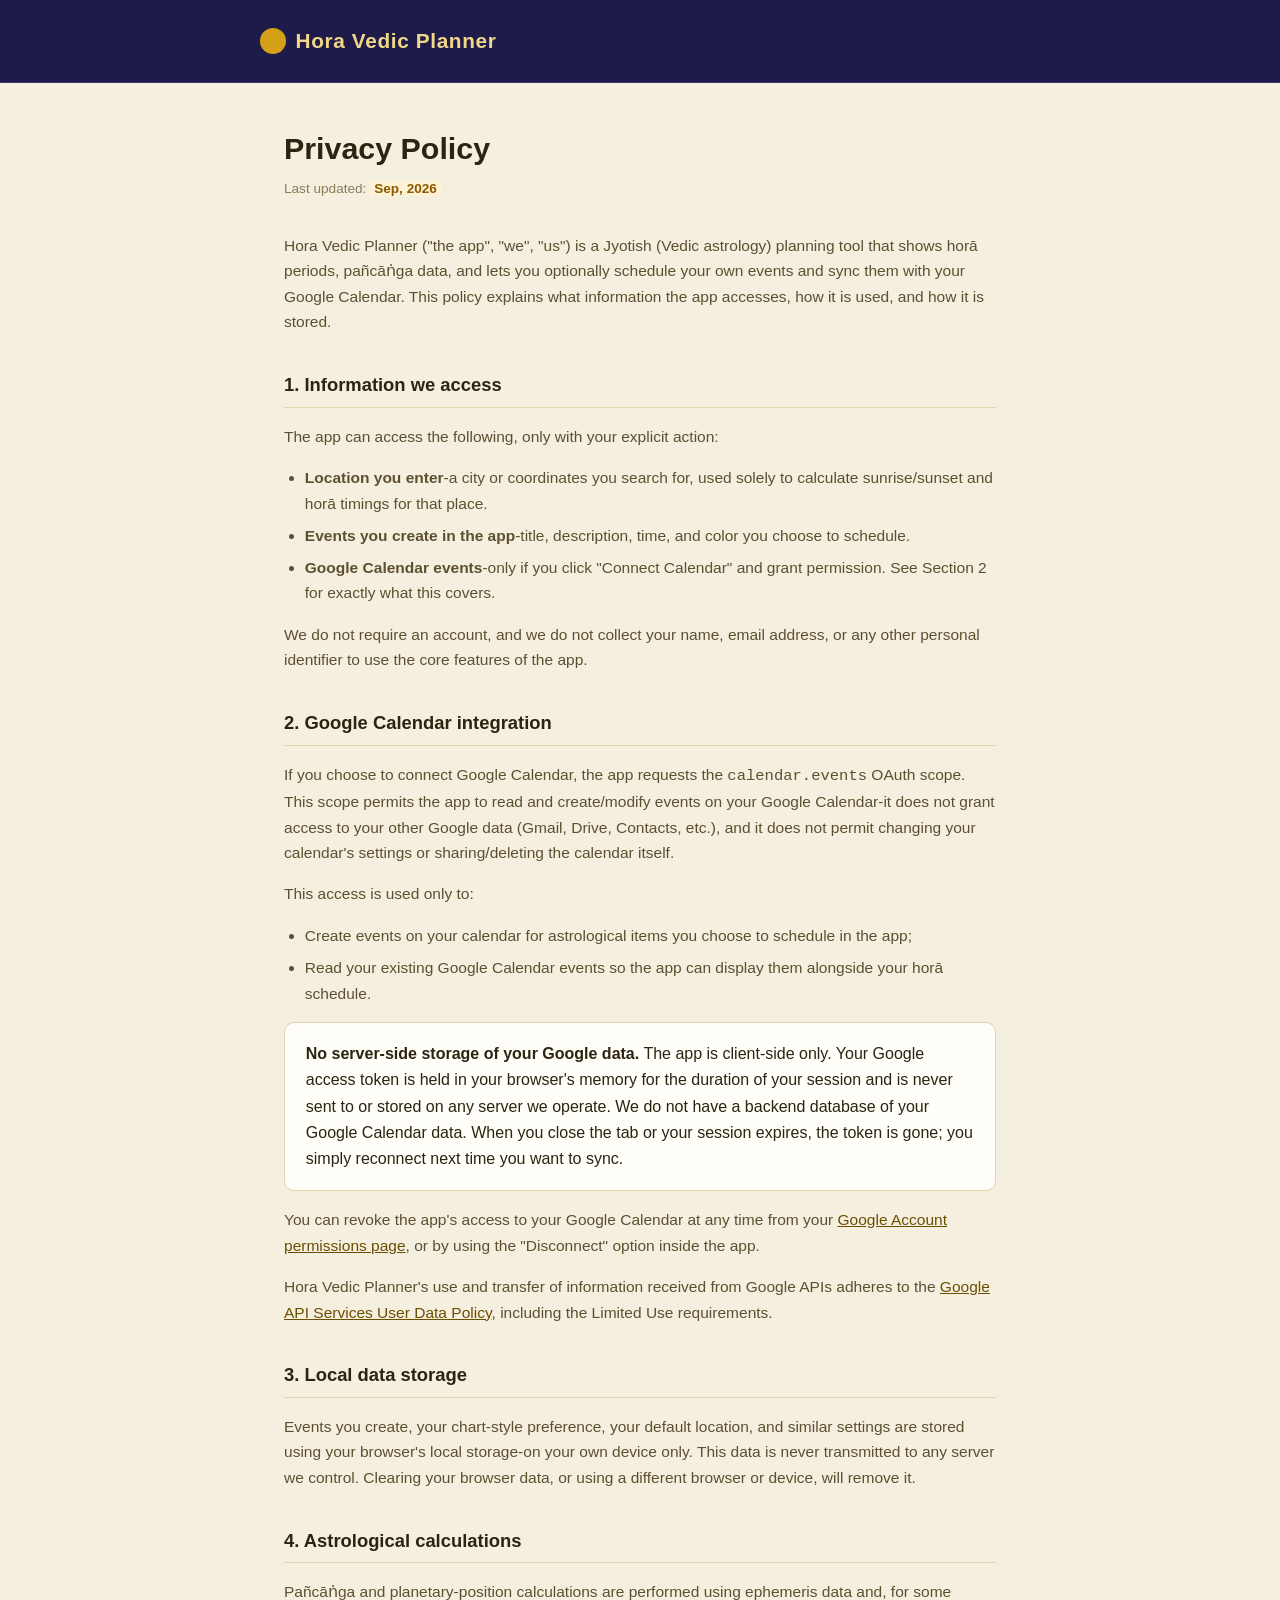
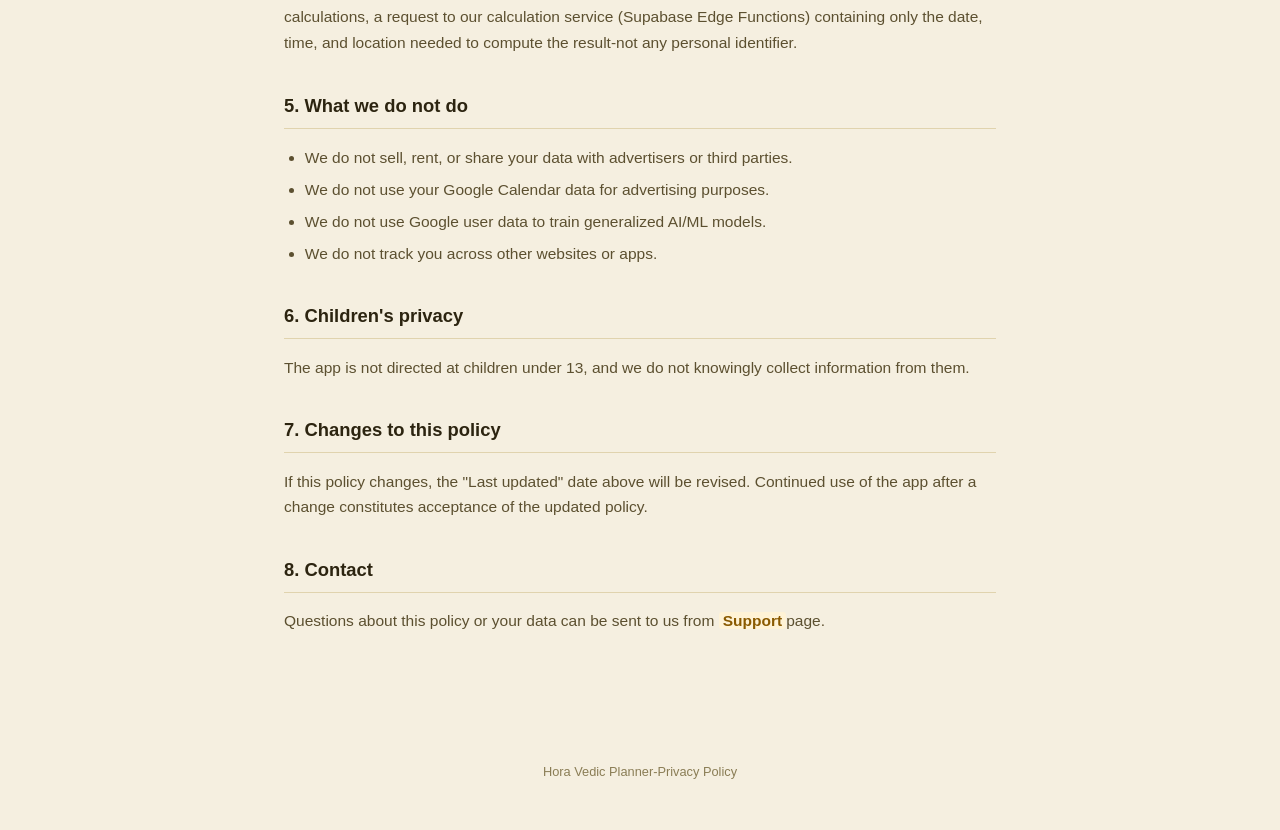
<file: privacy-hvp.html>
<!DOCTYPE html>
<html lang="en">
<head>
<meta charset="UTF-8">
<meta name="viewport" content="width=device-width, initial-scale=1, viewport-fit=cover">
<title>Privacy Policy-Hora Vedic Planner</title>
<style>
  :root {
    --bg: #f5efe0;
    --card: #fffdf7;
    --border: #e0d3ae;
    --indigo: #1e1b4b;
    --indigo2: #2a2570;
    --gold: #d4a017;
    --gold-light: #f0d888;
    --text: #2c2410;
    --text2: #5c5030;
    --text3: #8a7d55;
    --font-sans: -apple-system, BlinkMacSystemFont, 'Segoe UI', Inter, Roboto, sans-serif;
  }
  * { box-sizing: border-box; }
  body {
    margin: 0;
    font-family: var(--font-sans);
    background: var(--bg);
    color: var(--text);
    line-height: 1.65;
    padding-top: env(safe-area-inset-top, 0px);
    padding-bottom: env(safe-area-inset-bottom, 0px);
  }
  header {
    background: var(--indigo);
    padding: 1.5rem 1.5rem;
    border-bottom: 1px solid #3a3470;
  }
  .brand {
    max-width: 760px;
    margin: 0 auto;
    display: flex;
    align-items: center;
    gap: 0.6rem;
    font-size: 1.3rem;
    font-weight: 600;
    color: var(--gold-light);
    letter-spacing: 0.03em;
  }
  .brandmark {
    width: 26px; height: 26px;
    border-radius: 50%;
    background: var(--gold);
    flex-shrink: 0;
  }
  main {
    max-width: 760px;
    margin: 0 auto;
    padding: 2.5rem 1.5rem 5rem;
  }
  h1 {
    font-size: 1.9rem;
    margin: 0 0 0.3rem;
    color: var(--text);
  }
  .updated {
    color: var(--text3);
    font-size: 0.85rem;
    margin-bottom: 2rem;
  }
  h2 {
    font-size: 1.15rem;
    margin: 2.2rem 0 0.7rem;
    color: var(--text);
    border-bottom: 1px solid var(--border);
    padding-bottom: 0.4rem;
  }
  p, li { color: var(--text2); font-size: 0.97rem; }
  ul { padding-left: 1.3rem; }
  li { margin-bottom: 0.4rem; }
  .box {
    background: var(--card);
    border: 1px solid var(--border);
    border-radius: 10px;
    padding: 1.1rem 1.3rem;
    margin: 1rem 0;
  }
  .placeholder {
    background: #fff3d6;
    color: #8a5a00;
    padding: 0 4px;
    border-radius: 3px;
    font-weight: 600;
  }
  a { color: #6b4f00; }
  footer {
    text-align: center;
    color: var(--text3);
    font-size: 0.8rem;
    padding: 2rem 1.5rem 3rem;
  }
</style>
</head>
<body>

<header>
  <div class="brand"><div class="brandmark"></div> Hora Vedic Planner</div>
</header>

<main>
  <h1>Privacy Policy</h1>
  <div class="updated">Last updated: <span class="placeholder">Sep, 2026</span></div>

  <p>
    Hora Vedic Planner ("the app", "we", "us") is a Jyotish (Vedic astrology)
    planning tool that shows horā periods, pañcāṅga data, and lets you
    optionally schedule your own events and sync them with your Google
    Calendar. This policy explains what information the app accesses, how it
    is used, and how it is stored.
  </p>

  <h2>1. Information we access</h2>
  <p>The app can access the following, only with your explicit action:</p>
  <ul>
    <li><strong>Location you enter</strong>-a city or coordinates you search for, used solely to calculate sunrise/sunset and horā timings for that place.</li>
    <li><strong>Events you create in the app</strong>-title, description, time, and color you choose to schedule.</li>
    <li><strong>Google Calendar events</strong>-only if you click "Connect Calendar" and grant permission. See Section 2 for exactly what this covers.</li>
  </ul>
  <p>We do not require an account, and we do not collect your name, email address, or any other personal identifier to use the core features of the app.</p>

  <h2>2. Google Calendar integration</h2>
  <p>
    If you choose to connect Google Calendar, the app requests the
    <code>calendar.events</code> OAuth scope. This scope permits the app to
    read and create/modify events on your Google Calendar-it does not grant
    access to your other Google data (Gmail, Drive, Contacts, etc.), and it
    does not permit changing your calendar's settings or sharing/deleting the
    calendar itself.
  </p>
  <p>This access is used only to:</p>
  <ul>
    <li>Create events on your calendar for astrological items you choose to schedule in the app;</li>
    <li>Read your existing Google Calendar events so the app can display them alongside your horā schedule.</li>
  </ul>
  <div class="box">
    <strong>No server-side storage of your Google data.</strong> The app is
    client-side only. Your Google access token is held in your browser's
    memory for the duration of your session and is never sent to or stored
    on any server we operate. We do not have a backend database of your
    Google Calendar data. When you close the tab or your session expires,
    the token is gone; you simply reconnect next time you want to sync.
  </div>
  <p>
    You can revoke the app's access to your Google Calendar at any time from
    your <a href="https://myaccount.google.com/permissions" target="_blank" rel="noopener">Google Account permissions page</a>,
    or by using the "Disconnect" option inside the app.
  </p>
  <p>
    Hora Vedic Planner's use and transfer of information received from
    Google APIs adheres to the
    <a href="https://developers.google.com/terms/api-services-user-data-policy" target="_blank" rel="noopener">Google API Services User Data Policy</a>,
    including the Limited Use requirements.
  </p>

  <h2>3. Local data storage</h2>
  <p>
    Events you create, your chart-style preference, your default location,
    and similar settings are stored using your browser's local storage-on
    your own device only. This data is never transmitted to any server we
    control. Clearing your browser data, or using a different browser or
    device, will remove it.
  </p>

  <h2>4. Astrological calculations</h2>
  <p>
    Pañcāṅga and planetary-position calculations are performed using
    ephemeris data and, for some calculations, a request to our calculation
    service (Supabase Edge Functions) containing only the date, time, and
    location needed to compute the result-not any personal identifier.
  </p>

  <h2>5. What we do not do</h2>
  <ul>
    <li>We do not sell, rent, or share your data with advertisers or third parties.</li>
    <li>We do not use your Google Calendar data for advertising purposes.</li>
    <li>We do not use Google user data to train generalized AI/ML models.</li>
    <li>We do not track you across other websites or apps.</li>
  </ul>

  <h2>6. Children's privacy</h2>
  <p>
    The app is not directed at children under 13, and we do not knowingly
    collect information from them.
  </p>

  <h2>7. Changes to this policy</h2>
  <p>
    If this policy changes, the "Last updated" date above will be revised.
    Continued use of the app after a change constitutes acceptance of the
    updated policy.
  </p>

  <h2>8. Contact</h2>
  <p>
    Questions about this policy or your data can be sent to us from
    <span class="placeholder">Support</span>page.
  </p>
</main>

<footer>Hora Vedic Planner-Privacy Policy</footer>

</body>
</html>
</file>
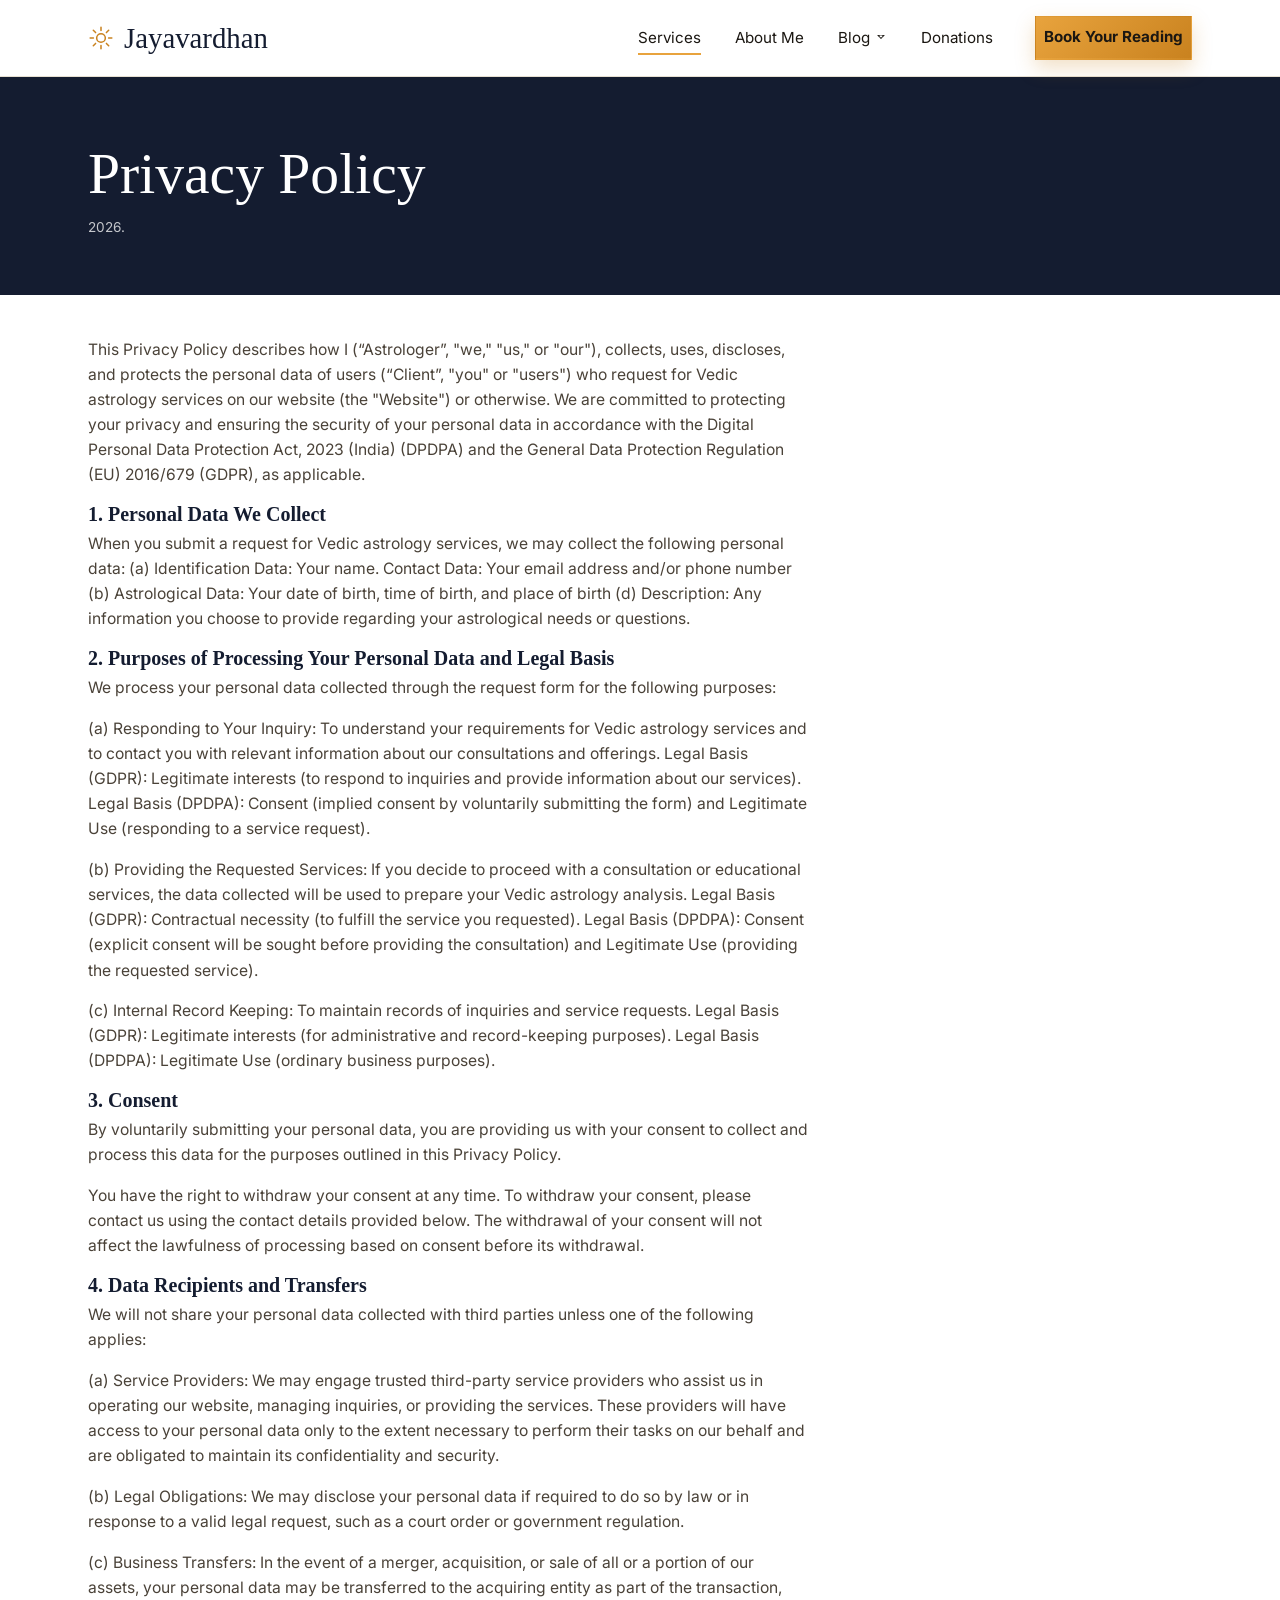
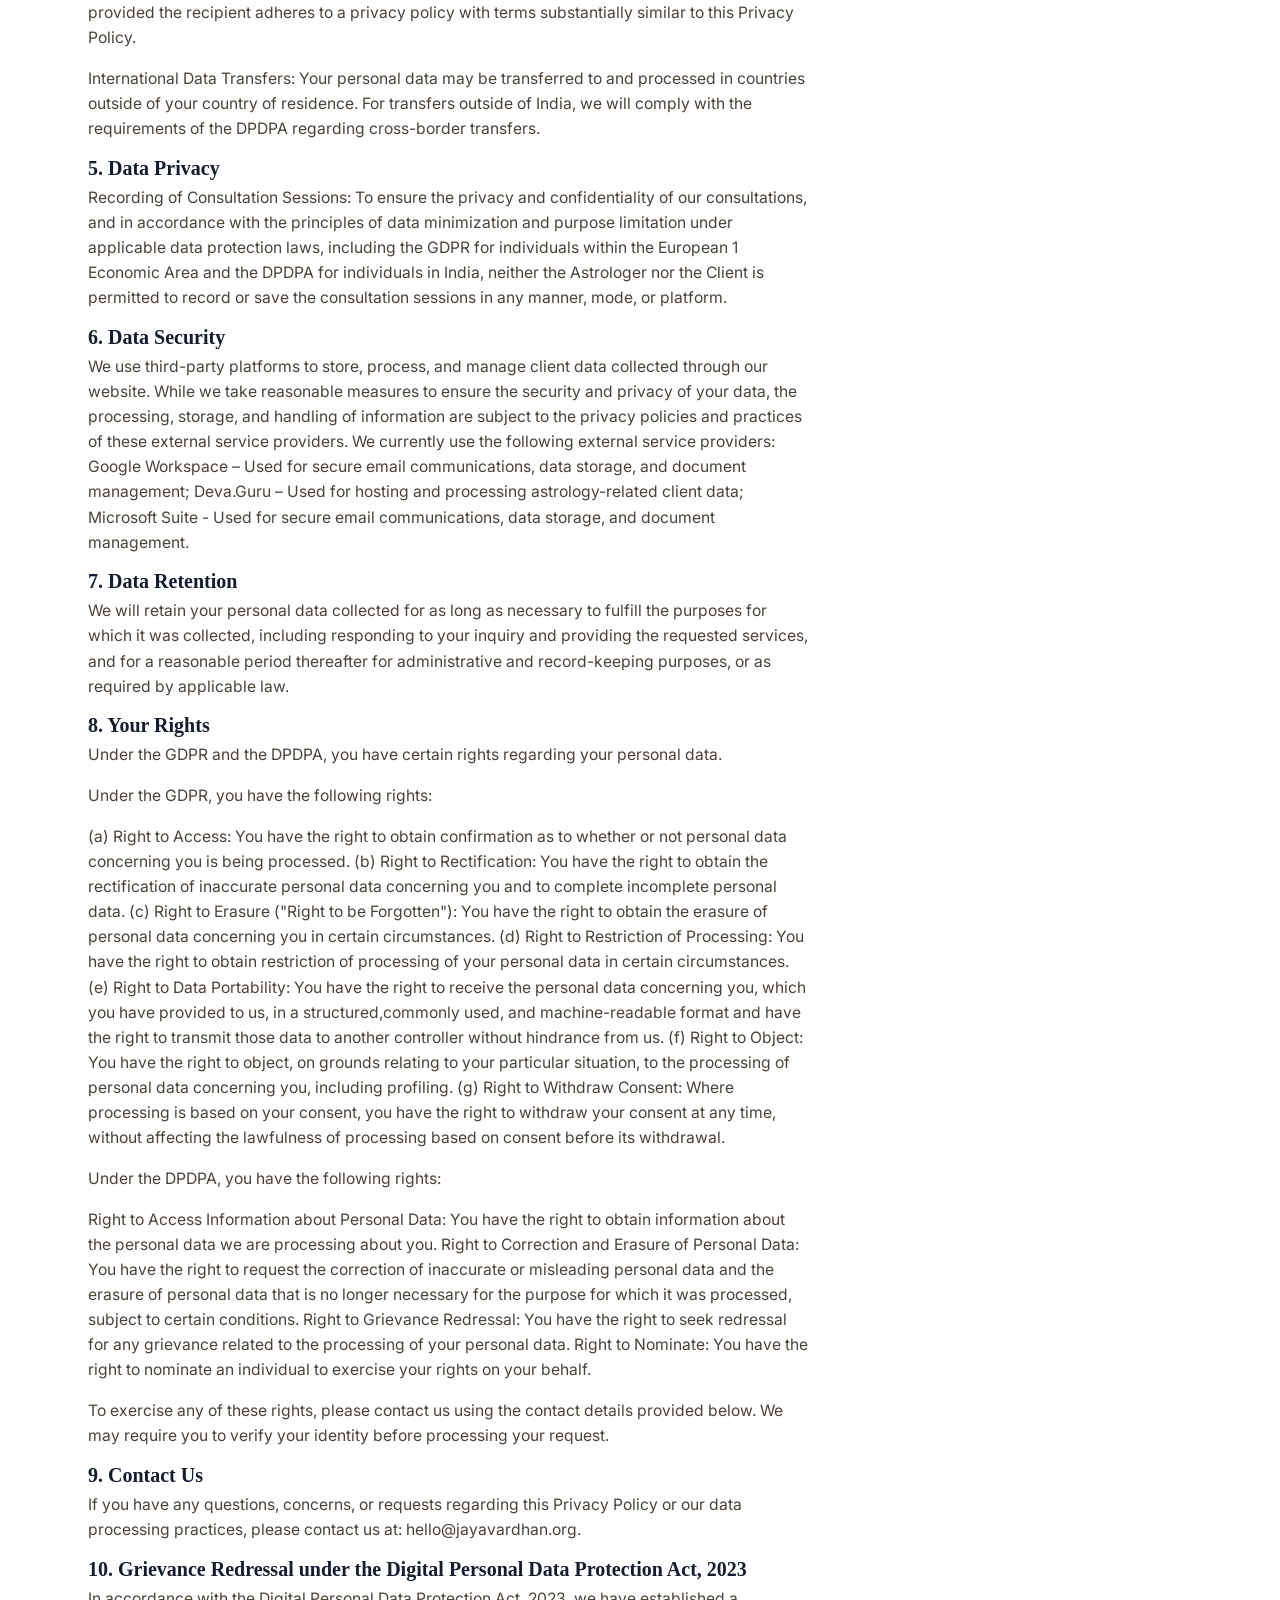
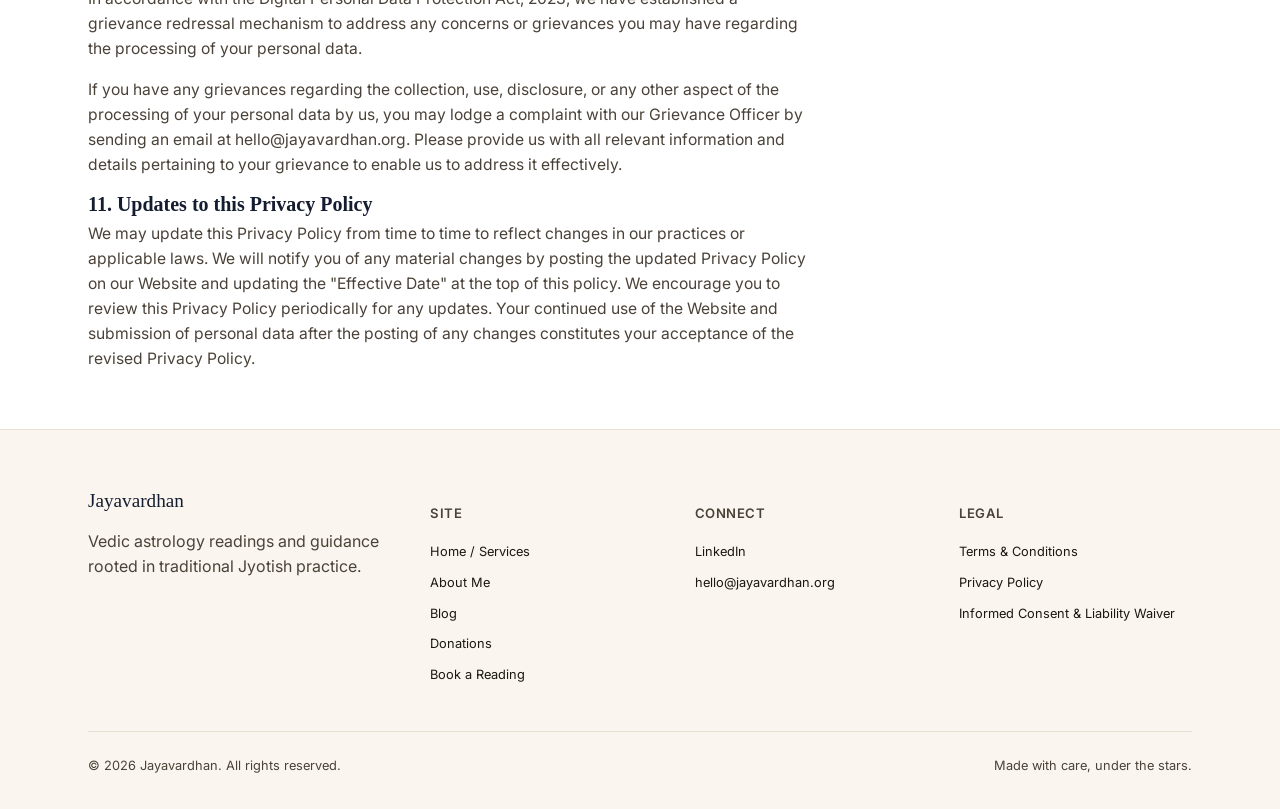
<file: privacy.html>
<!DOCTYPE html>
<!--
  privacy.html — Privacy Policy
  ------------------------------------------------------------------
  PLACEHOLDER LEGAL TEXT — not written or reviewed by a lawyer.
  Replace the bracketed copy in the body below with real policy
  language (ideally reviewed by an actual lawyer) before relying on
  this page. Structure/styling is fine as-is; only the wording needs
  real content.
  ------------------------------------------------------------------
-->
<html lang="en">
<head>
  <!-- Google tag (gtag.js) -->
<script async src="https://www.googletagmanager.com/gtag/js?id=G-V2GH8W3CLH"></script>
<script>
  window.dataLayer = window.dataLayer || [];
  function gtag(){dataLayer.push(arguments);}
  gtag('js', new Date());

  gtag('config', 'G-V2GH8W3CLH');
</script>
<meta charset="UTF-8">
<meta name="viewport" content="width=device-width, initial-scale=1.0">
<title>Privacy Policy — Jayavardhan Vedic Astrology</title>
<meta name="description" content="How [Your Astrology Brand] collects, uses, and protects your personal information.">
<link rel="icon" type="image/png" href="images/my-icon.png">
<link rel="preconnect" href="https://fonts.googleapis.com">
<link rel="preconnect" href="https://fonts.gstatic.com" crossorigin>
<link href="https://fonts.googleapis.com/css2?family=Fraunces:ital,wght@0,400;0,500;0,600;1,500&family=Inter:wght@400;500;600;700&display=swap" rel="stylesheet">
<link rel="stylesheet" href="css/style.css">
<style>
  .legal-body { max-width: 720px; }
  .legal-body h2 { font-size: 1.3rem; margin-top: 2em; }
  .legal-body p, .legal-body li { font-size: .98rem; color: var(--ink-soft); }
  .legal-updated { font-size: .85rem; color: var(--ink-soft); margin-bottom: 0; }
</style>
</head>
<body>

<header class="site-header">
  <div class="wrap">
    <a href="index.html" class="brand">
      <svg viewBox="0 0 24 24" fill="none" xmlns="http://www.w3.org/2000/svg" aria-hidden="true">
        <circle cx="12" cy="12" r="4" stroke="currentColor" stroke-width="1.4"/>
        <path d="M12 2v3M12 19v3M2 12h3M19 12h3M4.9 4.9l2.1 2.1M17 17l2.1 2.1M19.1 4.9 17 7M7 17l-2.1 2.1" stroke="currentColor" stroke-width="1.4" stroke-linecap="round"/>
      </svg>
      Jayavardhan
    </a>
    <nav>
      <button class="nav-toggle" aria-label="Toggle menu" aria-expanded="false">&#9776;</button>
      <ul class="nav-links">
        <li><a href="index.html" aria-current="page">Services</a></li>
        <!-- Blog dropdown: "nav-dropdown" is the hover/focus zone, the
             nested <ul class="nav-dropdown-menu"> is hidden by default
             and shown via CSS on hover or keyboard focus (see style.css).
             Entries below are hand-picked/hardcoded — update this list
             by hand whenever you want to feature a different post. -->
        <li><a href="about.html">About Me</a></li>
        <li class="nav-dropdown">
          <a href="blog.html">Blog <span class="nav-caret" aria-hidden="true">🢗</span></a>
          <ul class="nav-dropdown-menu">
            <li><a href="blog/post.html?slug=sri-rama">Sri Rama</a></li>
            <li><a href="blog/post.html?slug=achyutananda-dasa">Achyutānanda Dasa</a></li>
            <li><a href="blog/post.html?slug=alzheimers-research">Alzheimer's Research</a></li>
            <li><a href="blog/post.html?slug=prostate-research">Prostate Cancer</a></li>
            <li class="nav-dropdown-divider"><a href="blog.html">View All Posts &rarr;</a></li>
          </ul>
        </li>
        <!--<li><a href="horoscope.html">Monthly Horoscope</a></li>-->
        <li><a href="donations.html">Donations</a></li>
        <!--<li><a href="book-reading.html">Book a Reading</a></li>-->
        <li class="nav-cta"><a href="book-reading.html" class="btn btn--primary" style="padding: 8px">Book Your Reading</a></li>
      </ul>
    </nav>
  </div>
</header>

<section class="page-header">
  <div class="wrap">
    <h1>Privacy Policy</h1>
    <p class="legal-updated" style="color:rgba(255,255,255,.75)">2026.</p>
  </div>
</section>

<section class="section">
  <div class="wrap">
    <div class="legal-body">
      <p>This Privacy Policy describes how I (“Astrologer”, "we," "us," or "our"), collects, uses, discloses, and protects the personal data of users (“Client”, "you" or "users") who request for Vedic astrology services on our website (the "Website") or otherwise. We are committed to protecting your privacy and ensuring the security of your personal data in accordance with the Digital Personal Data Protection Act, 2023 (India) (DPDPA) and the General Data Protection Regulation (EU) 2016/679 (GDPR), as applicable.
      <h3>1. Personal Data We Collect</h3>
      <p>When you submit a request for Vedic astrology services, we may collect the following personal data: (a) Identification Data: Your name.
      Contact Data: Your email address and/or phone number (b) Astrological Data: Your date of birth, time of birth, and place of birth (d) Description: Any information you choose to provide regarding your astrological needs or questions.</p>
      <h3>2. Purposes of Processing Your Personal Data and Legal Basis</h3> 
      <p>We process your personal data collected through the request form for the following purposes: </p>
      <p>(a) Responding to Your Inquiry: To understand your requirements for Vedic astrology services and to contact you with relevant information about our consultations and offerings.
      Legal Basis (GDPR): Legitimate interests (to respond to inquiries and provide information about our services).
      Legal Basis (DPDPA): Consent (implied consent by voluntarily submitting the form) and Legitimate Use (responding to a service request).</p>
      <p>(b) Providing the Requested Services: If you decide to proceed with a consultation or educational services, the data collected will be used to prepare your Vedic astrology analysis.
      Legal Basis (GDPR): Contractual necessity (to fulfill the service you requested).
      Legal Basis (DPDPA): Consent (explicit consent will be sought before providing the consultation) and Legitimate Use (providing the requested service).</p>
      <p>(c) Internal Record Keeping: To maintain records of inquiries and service requests.
      Legal Basis (GDPR): Legitimate interests (for administrative and record-keeping purposes).
      Legal Basis (DPDPA): Legitimate Use (ordinary business purposes).</p>

      <h3>3. Consent</h3>
      <p>By voluntarily submitting your personal data, you are providing us with your consent to collect and process this data for the purposes outlined in this Privacy Policy. </p>
      <p>You have the right to withdraw your consent at any time. To withdraw your consent, please contact us using the contact details provided below. The withdrawal of your consent will not affect the lawfulness of processing based on consent before its withdrawal.</p>

      <h3>4. Data Recipients and Transfers </h3>
      <p>We will not share your personal data collected with third parties unless one of the following applies:</p>
      <p>(a) Service Providers: We may engage trusted third-party service providers who assist us in operating our website, managing inquiries, or providing the services. These providers will have access to your personal data only to the extent necessary to perform their tasks on our behalf and are obligated to maintain its confidentiality and security.</p>
      <p>(b) Legal Obligations: We may disclose your personal data if required to do so by law or in response to a valid legal request, such as a court order or government regulation.</p>
      <p>(c) Business Transfers: In the event of a merger, acquisition, or sale of all or a portion of our assets, your personal data may be transferred to the acquiring entity as part of the transaction, provided the recipient adheres to a privacy policy with terms substantially similar to this Privacy Policy.</p>

      <p>International Data Transfers: Your personal data may be transferred to and processed in countries outside of your country of residence. For transfers outside of India, we will comply with the requirements of the DPDPA regarding cross-border transfers.</p>

      <h3>5. Data Privacy</h3>
      <p>Recording of Consultation Sessions: To ensure the privacy and confidentiality of our consultations, and in accordance with the principles of data minimization and purpose limitation under applicable data protection laws, including the GDPR for individuals within the European 1 Economic Area and the DPDPA for individuals in India, neither the Astrologer nor the Client is permitted to record or save the consultation sessions in any manner, mode, or platform.</p>
      <h3>6. Data Security</h3>
      <p>We use third-party platforms to store, process, and manage client data collected through our website. While we take reasonable measures to ensure the security and privacy of your data, the processing, storage, and handling of information are subject to the privacy policies and practices of these external service providers.
      We currently use the following external service providers: Google Workspace – Used for secure email communications, data storage, and document management; Deva.Guru – Used for hosting and processing astrology-related client data; Microsoft Suite - Used for secure email communications, data storage, and document management.</p>
      <h3>7. Data Retention</h3>
      <p>We will retain your personal data collected for as long as necessary to fulfill the purposes for which it was collected, including responding to your inquiry and providing the requested services, and for a reasonable period thereafter for administrative and record-keeping purposes, or as required by applicable law. </p>
      <h3>8. Your Rights</h3>
      <p>Under the GDPR and the DPDPA, you have certain rights regarding your personal data.</p>
      <p>Under the GDPR, you have the following rights:</p>
      <p>(a) Right to Access: You have the right to obtain confirmation as to whether or not personal data concerning you is being processed.
      (b) Right to Rectification: You have the right to obtain the rectification of inaccurate personal data concerning you and to complete incomplete personal data.
      (c) Right to Erasure ("Right to be Forgotten"): You have the right to obtain the erasure of personal data concerning you in certain circumstances.
      (d) Right to Restriction of Processing: You have the right to obtain restriction of processing of your personal data in certain circumstances.
      (e) Right to Data Portability: You have the right to receive the personal data concerning you, which you have provided to us, in a structured,commonly used, and machine-readable format and have the right to transmit those data to another controller without hindrance from us.
      (f) Right to Object: You have the right to object, on grounds relating to your particular situation, to the processing of personal data concerning you, including profiling.
      (g) Right to Withdraw Consent: Where processing is based on your consent, you have the right to withdraw your consent at any time, without affecting the lawfulness of processing based on consent before its withdrawal.</p>
      <p>Under the DPDPA, you have the following rights:</p>
      <p>Right to Access Information about Personal Data: You have the right to obtain information about the personal data we are processing about you.
      Right to Correction and Erasure of Personal Data: You have the right to request the correction of inaccurate or misleading personal data and the erasure of personal data that is no longer necessary for the purpose for which it was processed, subject to certain conditions.
      Right to Grievance Redressal: You have the right to seek redressal for any grievance related to the processing of your personal data.
      Right to Nominate: You have the right to nominate an individual to exercise your rights on your behalf.</p>
      <p>To exercise any of these rights, please contact us using the contact details provided below. We may require you to verify your identity before processing your request.</p>
      <h3>9. Contact Us</h3>
      <p>If you have any questions, concerns, or requests regarding this Privacy Policy or our data processing practices, please contact us at: hello@jayavardhan.org. </p>
      <h3>10. Grievance Redressal under the Digital Personal Data Protection Act, 2023</h3>
      <p>In accordance with the Digital Personal Data Protection Act, 2023, we have established a grievance redressal mechanism to address any concerns or grievances you may have regarding the processing of your personal data.</p>
      <p>If you have any grievances regarding the collection, use, disclosure, or any other aspect of the processing of your personal data by us, you may lodge a complaint with our Grievance Officer by sending an email at hello@jayavardhan.org. Please provide us with all relevant information and details pertaining to your grievance to enable us to address it effectively.</p>
      <h3>11. Updates to this Privacy Policy</h3>
      <p>We may update this Privacy Policy from time to time to reflect changes in our practices or applicable laws. We will notify you of any material changes by posting the updated Privacy Policy on our Website and updating the "Effective Date" at the top of this policy. We encourage you to review this Privacy Policy periodically for any updates. Your continued use of the Website and submission of personal data after the posting of any changes constitutes your acceptance of the revised Privacy Policy.</p>

<!--
      <h2>Information We Collect</h2>
      <p>When you submit a booking form, we collect your name, email, and any birth details (date, time, place of birth) you provide, along with any optional context you share in the message field.</p>
      <h2>How We Use It</h2>
      <p>Birth details and contact information are used solely to prepare and deliver your reading or consultation. We do not sell or share your information with third parties for marketing purposes.</p>
      <h2>Form Submissions</h2>
      <p>This site uses Web3Forms to process booking form submissions, which are delivered directly by email and are not stored on this website.</p>
      <h2>Data Retention</h2>
      <p>[Describe how long you keep client birth details/notes, and how someone can request deletion.]</p>
      <h2>Contact</h2>
      <p>Questions about this policy or requests to access/delete your data can be sent to <a href="mailto:hello@jayavardhan.org">hello@jayavardhan.org</a>.</p>
-->    
    </div>
  </div>
</section>

<footer class="site-footer">
  <div class="wrap">
    <div class="footer-grid">
      <div>
        <div class="footer-brand">Jayavardhan</div>
        <p>Vedic astrology readings and guidance rooted in traditional Jyotish practice.</p>
      </div>
      <div class="footer-col">
        <h4>Site</h4>
        <ul>
          <li><a href="index.html">Home / Services</a></li>
          <li><a href="about.html">About Me</a></li>
          <li><a href="blog.html">Blog</a></li>
          <!--<li><a href="horoscope.html">Monthly Horoscope</a></li>-->
          <li><a href="donations.html">Donations</a></li>
          <li><a href="book-reading.html">Book a Reading</a></li>
        </ul>
      </div>
      <div class="footer-col">
        <h4>Connect</h4>
        <ul>
          <!--<li><a href="#"  target="_blank" rel="noopener noreferrer">YouTube</a></li>
          <li><a href="https://www.instagram.com/jayavardhan_astrology/"  target="_blank" rel="noopener noreferrer"">Instagram</a></li>
          <li><a href="https://x.com/_Jayavardhan" target="_blank" rel="noopener noreferrer">Twitter</a></li>-->
          <li><a href="https://www.linkedin.com/company/jayavardhan-astrology" target="_blank" rel="noopener noreferrer">LinkedIn</a></li>
          <li><a href="mailto:hello@jayavardhan.org">hello@jayavardhan.org</a></li>
        </ul>
      </div>
      <div class="footer-col">
        <h4>Legal</h4>
        <ul>
          <li><a href="terms.html">Terms &amp; Conditions</a></li>
          <li><a href="privacy.html">Privacy Policy</a></li>
          <li><a href="consent.html">Informed Consent &amp; Liability Waiver</a></li>
        </ul>
      </div>
    </div>
    <div class="footer-bottom">
      <span>&copy; <span id="year"></span> Jayavardhan. All rights reserved.</span>
      <span>Made with care, under the stars.</span>
    </div>
  </div>
</footer>

<script src="js/nav.js"></script>
<script>document.getElementById('year').textContent = new Date().getFullYear();</script>
</body>
</html>
</file>
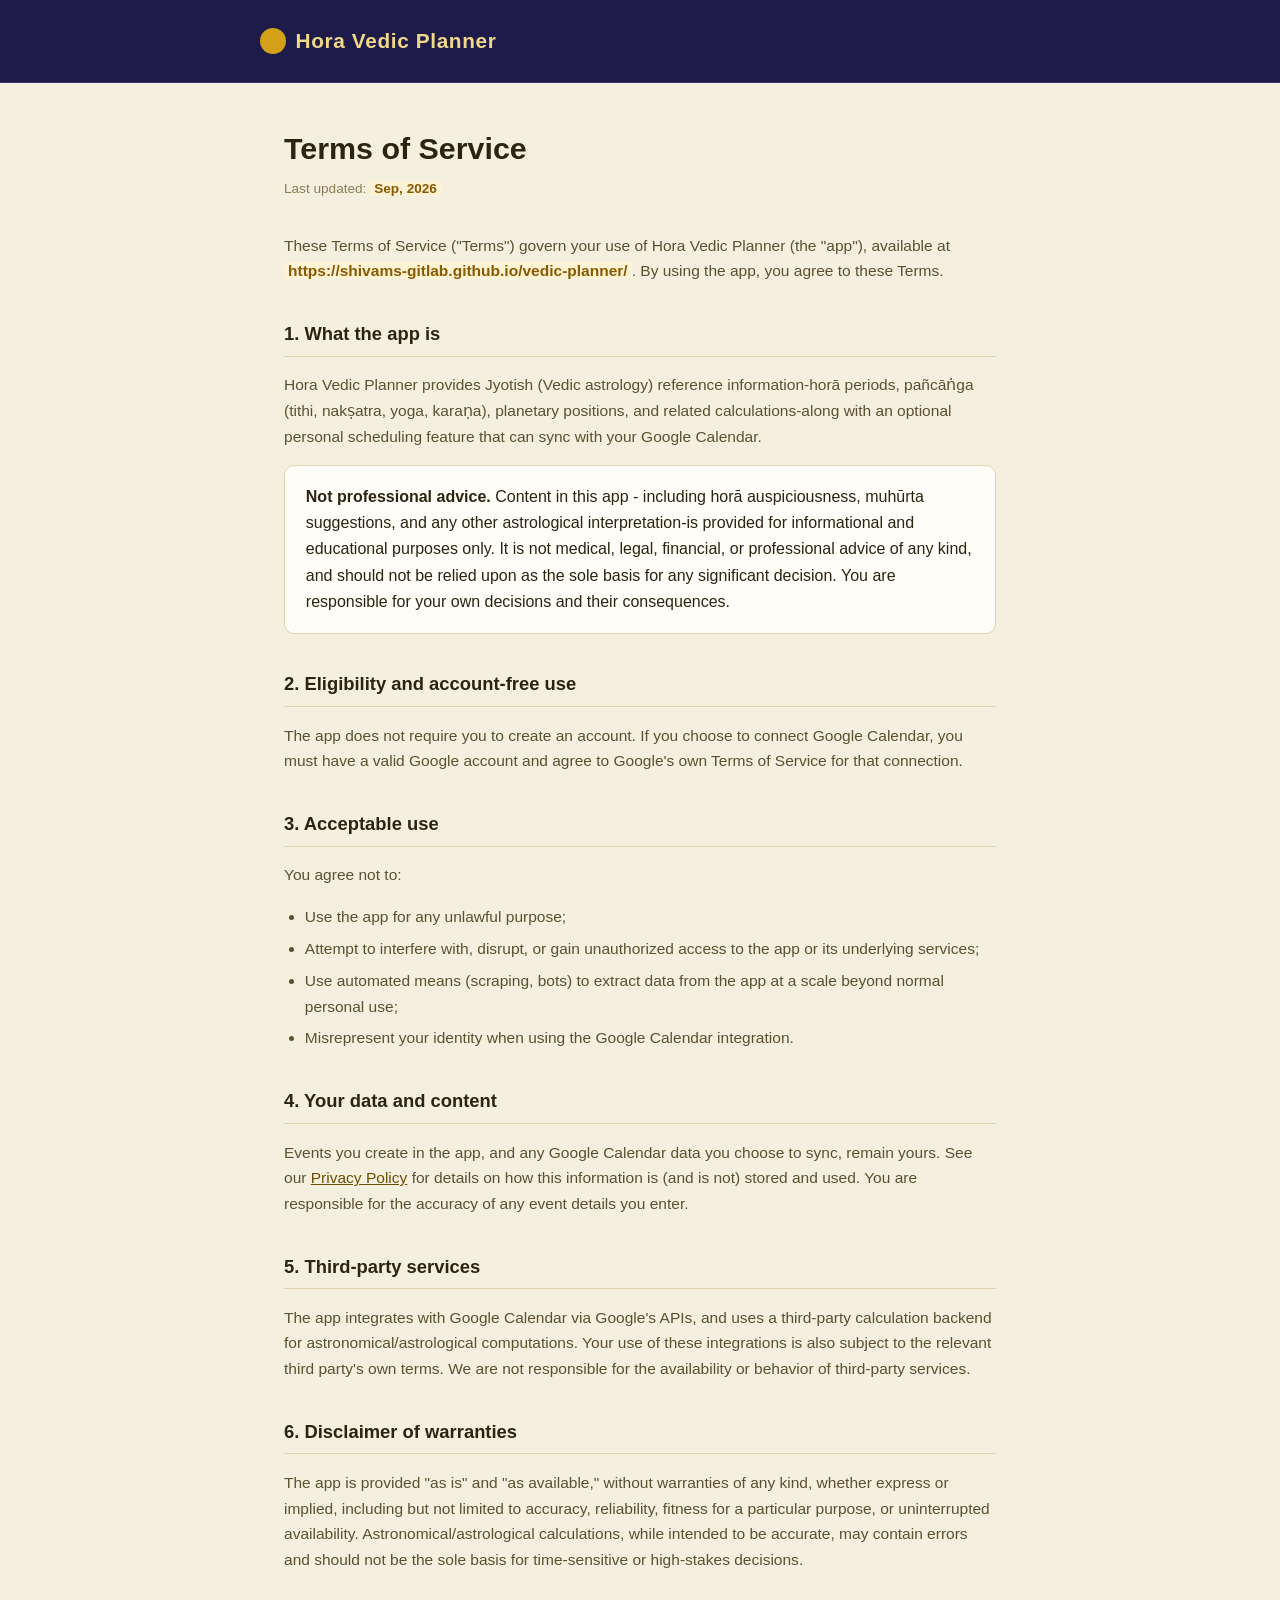
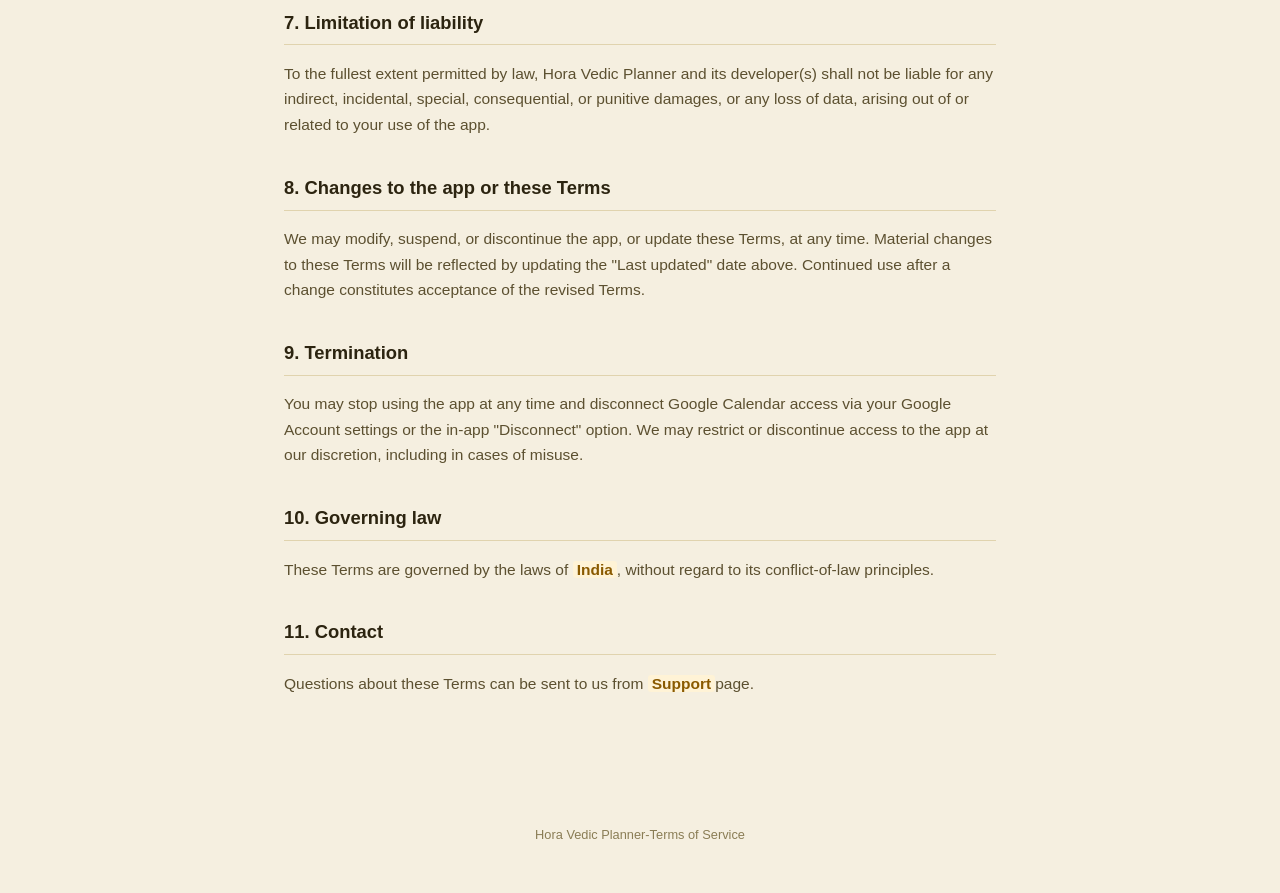
<file: terms-hvp.html>
<!DOCTYPE html>
<html lang="en">
<head>
<meta charset="UTF-8">
<meta name="viewport" content="width=device-width, initial-scale=1, viewport-fit=cover">
<title>Terms of Service-Hora Vedic Planner</title>
<style>
  :root {
    --bg: #f5efe0;
    --card: #fffdf7;
    --border: #e0d3ae;
    --indigo: #1e1b4b;
    --gold: #d4a017;
    --gold-light: #f0d888;
    --text: #2c2410;
    --text2: #5c5030;
    --text3: #8a7d55;
    --font-sans: -apple-system, BlinkMacSystemFont, 'Segoe UI', Inter, Roboto, sans-serif;
  }
  * { box-sizing: border-box; }
  body {
    margin: 0;
    font-family: var(--font-sans);
    background: var(--bg);
    color: var(--text);
    line-height: 1.65;
    padding-top: env(safe-area-inset-top, 0px);
    padding-bottom: env(safe-area-inset-bottom, 0px);
  }
  header {
    background: var(--indigo);
    padding: 1.5rem 1.5rem;
    border-bottom: 1px solid #3a3470;
  }
  .brand {
    max-width: 760px;
    margin: 0 auto;
    display: flex;
    align-items: center;
    gap: 0.6rem;
    font-size: 1.3rem;
    font-weight: 600;
    color: var(--gold-light);
    letter-spacing: 0.03em;
  }
  .brandmark {
    width: 26px; height: 26px;
    border-radius: 50%;
    background: var(--gold);
    flex-shrink: 0;
  }
  main {
    max-width: 760px;
    margin: 0 auto;
    padding: 2.5rem 1.5rem 5rem;
  }
  h1 {
    font-size: 1.9rem;
    margin: 0 0 0.3rem;
  }
  .updated {
    color: var(--text3);
    font-size: 0.85rem;
    margin-bottom: 2rem;
  }
  h2 {
    font-size: 1.15rem;
    margin: 2.2rem 0 0.7rem;
    border-bottom: 1px solid var(--border);
    padding-bottom: 0.4rem;
  }
  p, li { color: var(--text2); font-size: 0.97rem; }
  ul { padding-left: 1.3rem; }
  li { margin-bottom: 0.4rem; }
  .box {
    background: var(--card);
    border: 1px solid var(--border);
    border-radius: 10px;
    padding: 1.1rem 1.3rem;
    margin: 1rem 0;
  }
  .placeholder {
    background: #fff3d6;
    color: #8a5a00;
    padding: 0 4px;
    border-radius: 3px;
    font-weight: 600;
  }
  a { color: #6b4f00; }
  footer {
    text-align: center;
    color: var(--text3);
    font-size: 0.8rem;
    padding: 2rem 1.5rem 3rem;
  }
</style>
</head>
<body>

<header>
  <div class="brand"><div class="brandmark"></div> Hora Vedic Planner</div>
</header>

<main>
  <h1>Terms of Service</h1>
  <div class="updated">Last updated: <span class="placeholder">Sep, 2026</span></div>

  <p>
    These Terms of Service ("Terms") govern your use of Hora Vedic Planner
    (the "app"), available at
    <span class="placeholder">https://shivams-gitlab.github.io/vedic-planner/</span>. By using the app, you
    agree to these Terms.
  </p>

  <h2>1. What the app is</h2>
  <p>
    Hora Vedic Planner provides Jyotish (Vedic astrology) reference
    information-horā periods, pañcāṅga (tithi, nakṣatra, yoga, karaṇa),
    planetary positions, and related calculations-along with an optional
    personal scheduling feature that can sync with your Google Calendar.
  </p>

  <div class="box">
    <strong>Not professional advice.</strong> Content in this app -
    including horā auspiciousness, muhūrta suggestions, and any other
    astrological interpretation-is provided for informational and
    educational purposes only. It is not medical, legal, financial, or
    professional advice of any kind, and should not be relied upon as the
    sole basis for any significant decision. You are responsible for your
    own decisions and their consequences.
  </div>

  <h2>2. Eligibility and account-free use</h2>
  <p>
    The app does not require you to create an account. If you choose to
    connect Google Calendar, you must have a valid Google account and agree
    to Google's own Terms of Service for that connection.
  </p>

  <h2>3. Acceptable use</h2>
  <p>You agree not to:</p>
  <ul>
    <li>Use the app for any unlawful purpose;</li>
    <li>Attempt to interfere with, disrupt, or gain unauthorized access to the app or its underlying services;</li>
    <li>Use automated means (scraping, bots) to extract data from the app at a scale beyond normal personal use;</li>
    <li>Misrepresent your identity when using the Google Calendar integration.</li>
  </ul>

  <h2>4. Your data and content</h2>
  <p>
    Events you create in the app, and any Google Calendar data you choose to
    sync, remain yours. See our
    <a href="privacy.html">Privacy Policy</a> for details on how this
    information is (and is not) stored and used. You are responsible for the
    accuracy of any event details you enter.
  </p>

  <h2>5. Third-party services</h2>
  <p>
    The app integrates with Google Calendar via Google's APIs, and uses a
    third-party calculation backend for astronomical/astrological
    computations. Your use of these integrations is also subject to the
    relevant third party's own terms. We are not responsible for the
    availability or behavior of third-party services.
  </p>

  <h2>6. Disclaimer of warranties</h2>
  <p>
    The app is provided "as is" and "as available," without warranties of
    any kind, whether express or implied, including but not limited to
    accuracy, reliability, fitness for a particular purpose, or
    uninterrupted availability. Astronomical/astrological calculations,
    while intended to be accurate, may contain errors and should not be the
    sole basis for time-sensitive or high-stakes decisions.
  </p>

  <h2>7. Limitation of liability</h2>
  <p>
    To the fullest extent permitted by law, Hora Vedic Planner and its
    developer(s) shall not be liable for any indirect, incidental, special,
    consequential, or punitive damages, or any loss of data, arising out of
    or related to your use of the app.
  </p>

  <h2>8. Changes to the app or these Terms</h2>
  <p>
    We may modify, suspend, or discontinue the app, or update these Terms,
    at any time. Material changes to these Terms will be reflected by
    updating the "Last updated" date above. Continued use after a change
    constitutes acceptance of the revised Terms.
  </p>

  <h2>9. Termination</h2>
  <p>
    You may stop using the app at any time and disconnect Google Calendar
    access via your Google Account settings or the in-app "Disconnect"
    option. We may restrict or discontinue access to the app at our
    discretion, including in cases of misuse.
  </p>

  <h2>10. Governing law</h2>
  <p>
    These Terms are governed by the laws of
    <span class="placeholder">India</span>, without regard to
    its conflict-of-law principles.
  </p>

  <h2>11. Contact</h2>
  <p>
    Questions about these Terms can be sent to us from
    <span class="placeholder">Support</span>page.
  </p>
</main>

<footer>Hora Vedic Planner-Terms of Service</footer>

</body>
</html>
</file>
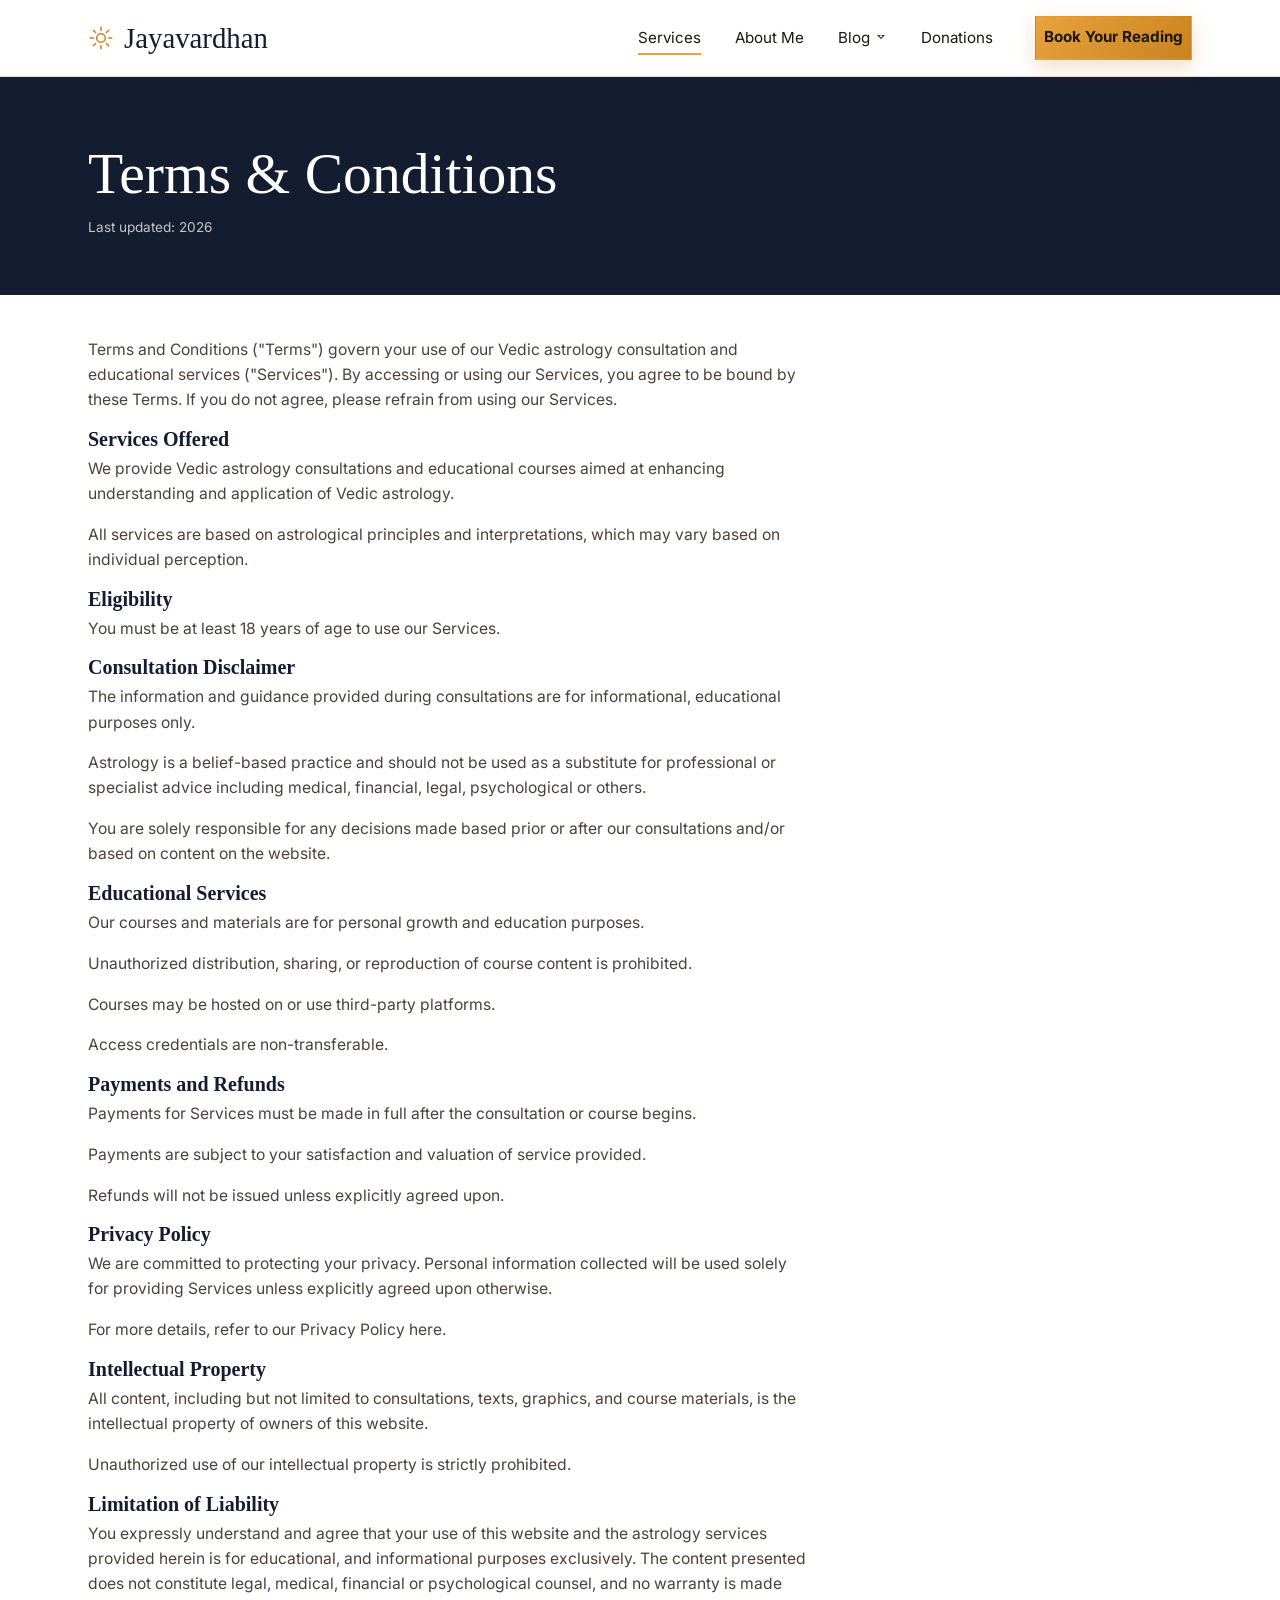
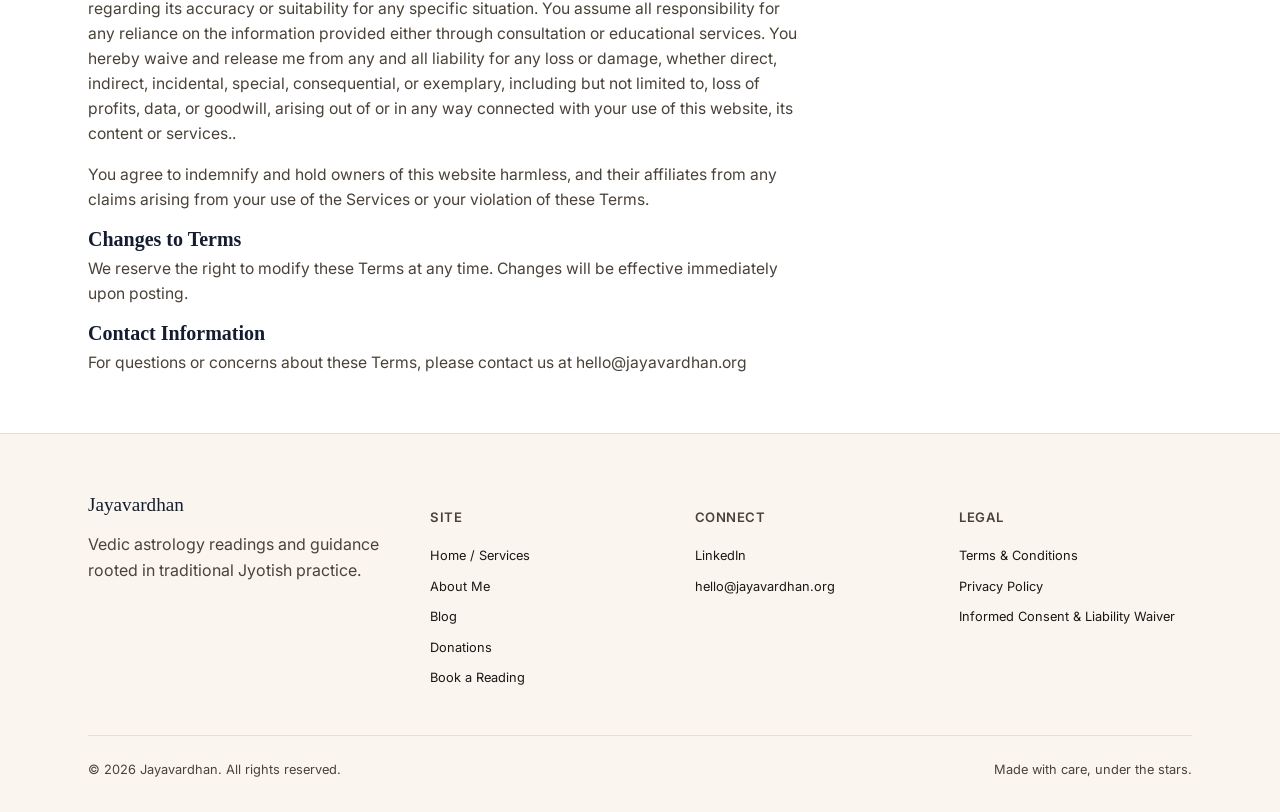
<file: terms.html>
<!DOCTYPE html>
<!--
  terms.html — Terms & Conditions
  ------------------------------------------------------------------
  PLACEHOLDER LEGAL TEXT — not written or reviewed by a lawyer.
  Replace the bracketed copy in the body below with real policy
  language (ideally reviewed by an actual lawyer) before relying on
  this page. Structure/styling is fine as-is; only the wording needs
  real content.
  ------------------------------------------------------------------
-->
<html lang="en">
<head>
  <!-- Google tag (gtag.js) -->
<script async src="https://www.googletagmanager.com/gtag/js?id=G-V2GH8W3CLH"></script>
<script>
  window.dataLayer = window.dataLayer || [];
  function gtag(){dataLayer.push(arguments);}
  gtag('js', new Date());

  gtag('config', 'G-V2GH8W3CLH');
</script>
<meta charset="UTF-8">
<meta name="viewport" content="width=device-width, initial-scale=1.0">
<title>Terms &amp; Conditions — Jayavardhan Vedic Astrology</title>
<meta name="description" content="Terms and conditions for using [Your Astrology Brand]'s services and website.">
<link rel="icon" type="image/png" href="images/my-icon.png">
<link rel="preconnect" href="https://fonts.googleapis.com">
<link rel="preconnect" href="https://fonts.gstatic.com" crossorigin>
<link href="https://fonts.googleapis.com/css2?family=Fraunces:ital,wght@0,400;0,500;0,600;1,500&family=Inter:wght@400;500;600;700&display=swap" rel="stylesheet">
<link rel="stylesheet" href="css/style.css">
<style>
  .legal-body { max-width: 720px; }
  .legal-body h2 { font-size: 1.3rem; margin-top: 2em; }
  .legal-body p, .legal-body li { font-size: .98rem; color: var(--ink-soft); }
  .legal-updated { font-size: .85rem; color: var(--ink-soft); margin-bottom: 0; }
</style>
</head>
<body>

<header class="site-header">
  <div class="wrap">
    <a href="index.html" class="brand">
      <svg viewBox="0 0 24 24" fill="none" xmlns="http://www.w3.org/2000/svg" aria-hidden="true">
        <circle cx="12" cy="12" r="4" stroke="currentColor" stroke-width="1.4"/>
        <path d="M12 2v3M12 19v3M2 12h3M19 12h3M4.9 4.9l2.1 2.1M17 17l2.1 2.1M19.1 4.9 17 7M7 17l-2.1 2.1" stroke="currentColor" stroke-width="1.4" stroke-linecap="round"/>
      </svg>
      Jayavardhan
    </a>
    <nav>
      <button class="nav-toggle" aria-label="Toggle menu" aria-expanded="false">&#9776;</button>
      <ul class="nav-links">
        <li><a href="index.html" aria-current="page">Services</a></li>
        <!-- Blog dropdown: "nav-dropdown" is the hover/focus zone, the
             nested <ul class="nav-dropdown-menu"> is hidden by default
             and shown via CSS on hover or keyboard focus (see style.css).
             Entries below are hand-picked/hardcoded — update this list
             by hand whenever you want to feature a different post. -->
        <li><a href="about.html">About Me</a></li>
        <li class="nav-dropdown">
          <a href="blog.html">Blog <span class="nav-caret" aria-hidden="true">🢗</span></a>
          <ul class="nav-dropdown-menu">
            <li><a href="blog/post.html?slug=sri-rama">Sri Rama</a></li>
            <li><a href="blog/post.html?slug=achyutananda-dasa">Achyutānanda Dasa</a></li>
            <li><a href="blog/post.html?slug=alzheimers-research">Alzheimer's Research</a></li>
            <li><a href="blog/post.html?slug=prostate-research">Prostate Cancer</a></li>
            <li class="nav-dropdown-divider"><a href="blog.html">View All Posts &rarr;</a></li>
          </ul>
        </li>
        <!--<li><a href="horoscope.html">Monthly Horoscope</a></li>-->
        <li><a href="donations.html">Donations</a></li>
        <!--<li><a href="book-reading.html">Book a Reading</a></li>-->
        <li class="nav-cta"><a href="book-reading.html" class="btn btn--primary" style="padding: 8px">Book Your Reading</a></li>
      </ul>
    </nav>
  </div>
</header>

<section class="page-header">
  <div class="wrap">
    <h1>Terms &amp; Conditions</h1>
    <p class="legal-updated" style="color:rgba(255,255,255,.75)">Last updated: 2026</p>
  </div>
</section>

<section class="section">
  <div class="wrap">
    <div class="legal-body">
      <p>Terms and Conditions ("Terms") govern your use of our Vedic astrology consultation and educational services ("Services"). By accessing or using our Services, you agree to be bound by these Terms. If you do not agree, please refrain from using our Services.</p> 

      <h3>Services Offered</h3>
      <p>We provide Vedic astrology consultations and educational courses aimed at enhancing understanding and application of Vedic astrology.  </p> 
      <p> All services are based on astrological principles and interpretations, which may vary based on individual perception.</p> 
      <h3>Eligibility</h3>
      <p> You must be at least 18 years of age to use our Services.</p> 
      <h3>Consultation Disclaimer</h3>
      <p> The information and guidance provided during consultations are for informational, educational purposes only.  </p> 
      <p> Astrology is a belief-based practice and should not be used as a substitute for professional or specialist advice including medical, financial, legal, psychological or others.  </p> 
      <p> You are solely responsible for any decisions made based prior or after our consultations and/or based on content on the website.</p> 
      <h3>Educational Services</h3>
      <p> Our courses and materials are for personal growth and education purposes.  </p> 
      <p> Unauthorized distribution, sharing, or reproduction of course content is prohibited.</p>   
      <p> Courses may be hosted on or use third-party platforms.</p> 
      <p> Access credentials are non-transferable.</p> 
      <h3>Payments and Refunds</h3>
      <p> Payments for Services must be made in full after the consultation or course begins.  </p> 
      <p> Payments are subject to your satisfaction and valuation of service provided.</p> 
      <p> Refunds will not be issued unless explicitly agreed upon.  </p> 
      <h3>Privacy Policy</h3>
      <p> We are committed to protecting your privacy. Personal information collected will be used solely for providing Services unless explicitly agreed upon otherwise.</p> 
      <p> For more details, refer to our Privacy Policy here.</p> 
      <h3>Intellectual Property</h3>
      <p> All content, including but not limited to consultations, texts, graphics, and course materials, is the intellectual property of owners of this website.  </p> 
      <p> Unauthorized use of our intellectual property is strictly prohibited.</p> 
      <h3>Limitation of Liability</h3>
      <p> You expressly understand and agree that your use of this website and the astrology services provided herein is for educational, and informational purposes exclusively. The content presented does not constitute legal, medical, financial or psychological counsel, and no warranty is made regarding its accuracy or suitability for any specific situation. You assume all responsibility for any reliance on the information provided either through consultation or educational services. You hereby waive and release me from any and all liability for any loss or damage, whether direct, indirect, incidental, special, consequential, or exemplary, including but not limited to, loss of profits, data, or goodwill, arising out of or in any way connected with your use of this website, its content or services..</p> 
      <p> You agree to indemnify and hold owners of this website harmless, and their affiliates from any claims arising from your use of the Services or your violation of these Terms.</p> 
      <h3>Changes to Terms</h3>
      <p> We reserve the right to modify these Terms at any time. Changes will be effective immediately upon posting.  </p> 
      <h3>Contact Information</h3>
      <p> For questions or concerns about these Terms, please contact us at hello@jayavardhan.org</p> 

      <!--
      <p>[Placeholder — replace with your real terms.] These Terms &amp; Conditions govern your use of this website and any readings, courses, or consultations booked through it. By booking a session or using this site, you agree to the terms below.</p>
      <h2>Nature of Services</h2>
      <p>Readings and consultations offered here are for guidance, reflective, and educational purposes only. They are not a substitute for professional medical, legal, financial, or psychological advice.</p>
      <h2>Bookings &amp; Payment</h2>
      <p>[Describe your booking process, deposit/payment terms, and what's included in each session type.]</p>
      <h2>Cancellations &amp; Rescheduling</h2>
      <p>[State your cancellation window, rescheduling policy, and any no-show terms.]</p>
      <h2>Intellectual Property</h2>
      <p>All content on this site — including course materials, blog posts, and reading templates — remains the property of [Your Astrology Brand] and may not be reproduced without permission.</p>
      <h2>Limitation of Liability</h2>
      <p>[Your Astrology Brand] is not liable for decisions made based on a reading or consultation. See the Informed Consent &amp; Liability Waiver for full details.</p>
      <h2>Contact</h2>
      <p>Questions about these terms can be sent to <a href="mailto:hello@jayavardhan.org">hello@jayavardhan.org</a>.</p>
      -->
    </div>
  </div>
</section>

<footer class="site-footer">
  <div class="wrap">
    <div class="footer-grid">
      <div>
        <div class="footer-brand">Jayavardhan</div>
        <p>Vedic astrology readings and guidance rooted in traditional Jyotish practice.</p>
      </div>
      <div class="footer-col">
        <h4>Site</h4>
        <ul>
          <li><a href="index.html">Home / Services</a></li>
          <li><a href="about.html">About Me</a></li>
          <li><a href="blog.html">Blog</a></li>
          <!--<li><a href="horoscope.html">Monthly Horoscope</a></li>-->
          <li><a href="donations.html">Donations</a></li>
          <li><a href="book-reading.html">Book a Reading</a></li>
        </ul>
      </div>
      <div class="footer-col">
        <h4>Connect</h4>
        <ul>
          <!--<li><a href="#"  target="_blank" rel="noopener noreferrer">YouTube</a></li>
          <li><a href="https://www.instagram.com/jayavardhan_astrology/"  target="_blank" rel="noopener noreferrer"">Instagram</a></li>
          <li><a href="https://x.com/_Jayavardhan" target="_blank" rel="noopener noreferrer">Twitter</a></li>-->
          <li><a href="https://www.linkedin.com/company/jayavardhan-astrology" target="_blank" rel="noopener noreferrer">LinkedIn</a></li>
          <li><a href="mailto:hello@jayavardhan.org">hello@jayavardhan.org</a></li>
        </ul>
      </div>
      <div class="footer-col">
        <h4>Legal</h4>
        <ul>
          <li><a href="terms.html">Terms &amp; Conditions</a></li>
          <li><a href="privacy.html">Privacy Policy</a></li>
          <li><a href="consent.html">Informed Consent &amp; Liability Waiver</a></li>
        </ul>
      </div>
    </div>
    <div class="footer-bottom">
      <span>&copy; <span id="year"></span> Jayavardhan. All rights reserved.</span>
      <span>Made with care, under the stars.</span>
    </div>
  </div>
</footer>

<script src="js/nav.js"></script>
<script>document.getElementById('year').textContent = new Date().getFullYear();</script>
</body>
</html>
</file>
<file: css/style.css>
/* ============================================================
   css/style.css
   ------------------------------------------------------------
   Single stylesheet for the whole site — every page links this
   one file, so a change here applies everywhere automatically.
   No build step / preprocessor: plain CSS with custom properties
   (the --variables below) standing in for Sass-style variables.

   How this file is organized (search for these ALL-CAPS section
   headers to jump around):
     Tokens          → colors, fonts, spacing shared everywhere
     Buttons         → .btn and its variants (primary/ghost etc.)
     Header / Nav    → sticky top nav + mobile hamburger menu
     Hero            → homepage hero banner only
     Services, Courses, Blog cards, Booking form, Monthly
     Horoscope, Footer → one section per matching part of the site
   ============================================================ */

/* ========================================================
   Tokens
   ------------------------------------------------------------
   Central palette + type tokens. Change a color here and it
   updates everywhere that references var(--name) below —
   never hard-code a hex value elsewhere in this file.
   ======================================================== */
:root {
  --ink: #1B1712;          /* primary body text color */
  --ink-soft: #4A4238;     /* secondary/muted text (descriptions, captions) */
  --indigo: #1F2A44;       /* mid-tone accent — links, ruling-planet-style text */
  --indigo-deep: #141C30;  /* darkest accent — headings, nav bg, CTA band bg */
  --marigold: #E8A33D;     /* primary brand accent — buttons, highlights */
  --marigold-deep: #C9821F;/* darker marigold — hover states, small accents */
  --sand: #FAF6EF;         /* warm off-white — alternating section backgrounds */
  --white: #FFFFFF;        /* page background */
  --line: #E7E0D2;
  --red:#D10000;
  --green:#02AD0A;
  --blue:#0365CE;         /* hairline borders/dividers throughout */

  --font-display: 'Merriweather', Georgia, serif;      /* headings */
  --font-body: 'Inter', -apple-system, BlinkMacSystemFont, sans-serif; /* body text */

  --maxw: 1160px;  /* max content width used by .wrap (see below) */
  --gap: 24px;     /* default grid/flex gap used in a few card grids */
}

* { box-sizing: border-box; }

html { scroll-behavior: smooth; } /* so in-page anchor jumps (e.g. horoscope "jump to nakshatra") animate instead of snapping */

body {
  margin: 0;
  font-family: var(--font-body);
  color: var(--ink);
  background: var(--white);
  line-height: 1.6;
  -webkit-font-smoothing: antialiased;
}

img { max-width: 100%; display: block; }

a { color: inherit; }

/* .wrap is the content-width container used inside every <section> —
   centers content and caps it at --maxw with side padding for mobile. */
.wrap {
  max-width: var(--maxw);
  margin: 0 auto;
  padding: 0 28px;
}

h1, h2, h3 {
  font-family: var(--font-display);
  font-weight: 600;
  line-height: 1.15;
  margin: 0 0 .25em;
  color: var(--indigo-deep);
}

h1 { font-size: clamp(2.4rem, 5vw, 3.6rem); font-weight: 500; }
h2 { font-size: clamp(1.7rem, 3vw, 2.3rem); }
h3 { font-size: 1.25rem; }

p { margin: 0 0 1em; color: var(--ink-soft); }

.section { padding: 42px 0; }
.section--tint { background: var(--sand); }

.section-head {
  max-width: 620px;
  margin-bottom: 48px;
}
.section-head p { margin-bottom: 0; }

/* ========================================================
   Buttons
   ======================================================== */
.btn {
  display: inline-flex;
  align-items: center;
  gap: 8px;
  font-family: var(--font-body);
  font-weight: 600;
  font-size: .95rem;
  padding: 13px 26px;
  border-radius: 0px;
  text-decoration: none;
  border: 1px solid transparent;
  cursor: pointer;
  transition: background-color .18s ease, color .18s ease, border-color .18s ease, transform .18s ease, box-shadow .18s ease;
}
.btn--primary {
  background: linear-gradient(135deg, var(--marigold) 0%, var(--marigold-deep) 100%);
  color: var(--indigo-deep);
  border-radius: 0px;
  font-weight: 700;
  box-shadow: 0 8px 20px rgba(201,130,31,.25);
}
/*.btn--primary::before {
  content: "\263E";
  font-size: 1.05em;
  line-height: 1;
}*/
.btn--primary:hover {
  background: linear-gradient(135deg, var(--marigold-deep) 0%, var(--marigold) 100%);
  transform: translateY(-2px);
  box-shadow: 0 12px 26px rgba(201,130,31,.35);
}

.btn--ghost {
  border-color: var(--indigo);
  color: var(--indigo);
  background: transparent;
}
.btn--ghost:hover { background: var(--indigo); color: var(--white); }

.btn--on-dark {
  border-color: rgba(255,255,255,.5);
  color: var(--white);
}
.btn--on-dark:hover { background: rgba(255,255,255,.12); }

.btn--small { padding: 9px 18px; font-size: .85rem; }
.btn--block { width: 100%; justify-content: center; }

/* ========================================================
   Header / Nav
   ======================================================== */
.site-header {
  position: sticky;
  top: 0;
  z-index: 50;
  background: rgba(255,255,255,.92);
  backdrop-filter: saturate(180%) blur(8px);
  border-bottom: 1px solid var(--line);
}
.site-header .wrap {
  display: flex;
  align-items: center;
  justify-content: space-between;
  height: 76px;
}
.brand {
  font-family: var(--font-display);
  font-size: 1.8rem;
  text-decoration: none;
  color: var(--indigo-deep);
  display: flex;
  align-items: center;
  gap: 10px;
}
.brand svg { width: 26px; height: 26px; color: var(--marigold-deep); }

.nav-links {
  display: flex;
  align-items: center;
  gap: 34px;
  list-style: none;
  margin: 0;
  padding: 0;
}
.nav-links a {
  text-decoration: none;
  font-size: .95rem;
  color: var(--ink);
  padding: 6px 0;
  border-bottom: 2px solid transparent;
}
.nav-links a:hover,
.nav-links a[aria-current="page"] { border-bottom-color: var(--marigold); }

/* ------------------------------------------------------------
   Blog dropdown ("nav-dropdown")
   ------------------------------------------------------------
   Pure CSS, no JavaScript: the submenu is positioned absolutely
   under its parent <li>, hidden by default, and revealed either
   on mouse hover (:hover) or keyboard focus (:focus-within, so
   tabbing to a link inside it also opens it — important since
   dropdowns with only :hover are unusable by keyboard).
   On narrow/mobile screens (see the @media block further down)
   hover doesn't really work for touch, so it switches to an
   always-visible nested list instead of a hover flyout.
   ------------------------------------------------------------ */
.nav-dropdown {
  position: relative;
}
.nav-caret {
  font-size: .7em;
  margin-left: 2px;
  display: inline-block;
}
.nav-dropdown-menu {
  position: absolute;
  top: 100%;
  left: 50%;
  transform: translateX(-50%);
  margin-top: 10px;
  min-width: 240px;
  background: var(--white);
  border: 1px solid var(--line);
  box-shadow: 0 12px 28px rgba(20, 28, 48, .12);
  border-radius: 4px;
  padding: 8px 0;
  list-style: none;
  opacity: 0;
  visibility: hidden;
  transform: translateX(-50%) translateY(4px);
  transition: opacity .15s ease, transform .15s ease, visibility .15s;
  z-index: 60;
}
.nav-dropdown:hover .nav-dropdown-menu,
.nav-dropdown:focus-within .nav-dropdown-menu {
  opacity: 1;
  visibility: visible;
  transform: translateX(-50%) translateY(0);
}
.nav-dropdown-menu li { padding: 0; }
.nav-dropdown-menu a {
  display: block;
  padding: 9px 18px;
  font-size: .88rem;
  border-bottom: none; /* override the underline-on-hover style from .nav-links a */
  white-space: nowrap;
}
.nav-dropdown-menu a:hover {
  background: var(--sand);
  color: var(--marigold-deep);
}
.nav-dropdown-divider {
  border-top: 1px solid var(--line);
  margin-top: 6px;
  padding-top: 6px;
}
.nav-dropdown-divider a { font-weight: 600; }

.nav-cta { margin-left: 8px; }

.nav-toggle {
  display: none;
  background: none;
  border: none;
  font-size: 1.5rem;
  cursor: pointer;
  color: var(--indigo-deep);
}

@media (max-width: 820px) {
  .nav-toggle { display: block; }
  .nav-links {
    position: absolute;
    top: 76px;
    left: 0;
    right: 0;
    background: var(--white);
    flex-direction: column;
    align-items: flex-start;
    padding: 20px 28px 28px;
    gap: 18px;
    border-bottom: 1px solid var(--line);
    display: none;
  }
  .nav-links.is-open { display: flex; }
  .nav-cta { margin-left: 0; }

  /* On mobile the menu is a tap-to-open stacked panel (not hover-driven),
     so a hover flyout doesn't make sense here. Instead, show the Blog
     dropdown's items as an always-visible indented sub-list, right under
     the "Blog" link, styled a bit smaller/muted to read as secondary. */
  .nav-dropdown-menu {
    position: static;
    opacity: 1;
    visibility: visible;
    transform: none;
    box-shadow: none;
    border: none;
    background: transparent;
    padding: 4px 0 0 16px;
    margin-top: 6px;
    min-width: 0;
  }
  .nav-dropdown-menu a {
    padding: 6px 0;
    color: var(--ink-soft);
    white-space: normal;
  }
  .nav-dropdown-divider { border-top: none; margin-top: 0; padding-top: 0; }
}

/* ========================================================
   Hero
   ======================================================== */
.hero {
  position: relative;
  background: var(--white);
  color: var(--ink);
  overflow: hidden;
}
.hero .wrap {
  position: relative;
  z-index: 2;
  display: grid;
  grid-template-columns: 1.1fr .9fr;
  align-items: center;
  gap: 40px;
  padding-top: 90px;
  padding-bottom: 90px;
  min-height: 560px;
}
.hero-eyebrow {
  color: var(--marigold-deep);
  font-family: var(--font-display);
  font-style: italic;
  font-size: 1.05rem;
  margin-bottom: 5px;
}
.hero h1 { color: var(--indigo-deep); max-width: 12ch; }
.hero-sub {
  color: var(--ink-soft);
  font-size: 1.0rem;
  max-width: 42ch;
  margin-bottom: 0.5rem;
}
.hero-actions { display: flex; gap: 16px; flex-wrap: wrap; }
.hero-art { position: relative; z-index: 1; }
.hero-art svg { width: 100%; height: auto; }
.hero-art-img {
  width: 100%;
  max-width: 340px;
  margin: 0 auto;
  filter: drop-shadow(0 18px 28px rgba(31,42,68,.14));
}

.hero-bg-lines {
  position: absolute;
  inset: 0;
  z-index: 0;
  opacity: .9;
}

@media (max-width: 820px) {
  .hero .wrap { grid-template-columns: 1fr; padding-top: 56px; padding-bottom: 56px; min-height: auto; }
  .hero-art { order: -1; max-width: 260px; margin: 0 auto 8px; }
}

/* ========================================================
   Features / Benefits (icon rows)
   ======================================================== */
.icon-grid {
  display: grid;
  grid-template-columns: repeat(4, 1fr);
  gap: 40px;
}
.icon-item svg { width: 34px; height: 34px; margin-bottom: 18px; color: var(--marigold-deep); }
.icon-item h3 { margin-bottom: 8px; font-size: 1.08rem; }
.icon-item p { font-size: .95rem; margin: 0; }

@media (max-width: 900px) {
  .icon-grid { grid-template-columns: repeat(2, 1fr); }
}
@media (max-width: 540px) {
  .icon-grid { grid-template-columns: 1fr; }
}

/* ========================================================
   Visual break (full-bleed stone carving band)
   ======================================================== */
.stone-break {
  position: relative;
  height: 360px;
  overflow: hidden;
}
.stone-break img {
  width: 100%;
  height: 100%;
  object-fit: cover;
}
.stone-break::after {
  content: "";
  position: absolute;
  inset: 0;
  background: linear-gradient(0deg, rgba(20,28,48,.75) 0%, rgba(20,28,48,.15) 45%, rgba(20,28,48,.05) 100%);
}
.stone-break-caption {
  position: absolute;
  left: 0; right: 0; bottom: 0;
  z-index: 2;
  padding-bottom: 28px;
}
.stone-break-caption p {
  color: var(--white);
  font-family: var(--font-display);
  font-style: italic;
  font-size: 1.5rem;
  max-width: 46ch;
  margin: 0;
}
@media (max-width: 700px) {
  .stone-break { height: 260px; }
}

/* ========================================================
   Services
   ======================================================== */
.service-grid {
  display: grid;
  grid-template-columns: repeat(4, 1fr);
  border-top: 1px solid var(--line);
}
.service-card {
  background: transparent;
  padding: 36px 30px 0;
  display: flex;
  flex-direction: column;
  border-left: 1px solid var(--line);
  position: relative;
}
.service-card:first-child { border-left: none; }
.service-card--featured {
  border-top: 2px solid var(--marigold);
  margin-top: -1px;
  padding-top: 34px;
}
.service-card h3 { margin-bottom: 10px; font-size: 1.1rem; }
.service-card p { font-size: .93rem; margin-bottom: 22px; }
.service-price {
  font-family: var(--font-display);
  font-size: 1.0rem;
  color: var(--indigo-deep);
  margin-bottom: 4px;
}
.service-price span {
  font-family: var(--font-body);
  font-size: .82rem;
  color: var(--ink-soft);
  font-weight: 400;
  margin-left: 2px;
}
.service-link {
  font-size: .9rem;
  font-weight: 600;
  color: var(--ink);
  text-decoration: underline;
  text-decoration-color: var(--ink);
  text-underline-offset: 4px;
  width: fit-content;
}
.service-link:hover { color: var(--marigold-deep); text-decoration-color: var(--marigold-deep); }

@media (max-width: 900px) {
  .service-grid { grid-template-columns: repeat(2, 1fr); border-top: none; }
  .service-card {
    border-left: none;
    border-top: 2px solid var(--line);
    padding-top: 30px;
  }
  .service-card--featured { border-top: 2px solid var(--marigold); }
}
@media (max-width: 560px) {
  .service-grid { grid-template-columns: 1fr; }
}

/* ========================================================
   Testimonials
   ======================================================== */
.testi-grid {
  display: grid;
  grid-template-columns: repeat(3, 1fr);
  gap: var(--gap);
}
.testi-card {
  border: 1px solid var(--line);
  padding: 32px;
  background: var(--white);
}
.testi-quote {
  font-family: var(--font-display);
  font-size: 1.2rem;
  font-style: italic;
  color: var(--ink);
  margin-bottom: 10px;
}
.testi-name { font-weight: 600; font-size: .80rem; color: var(--indigo-deep); }
.testi-role { font-size: .70rem; color: var(--ink-soft); }

@media (max-width: 900px) {
  .testi-grid { grid-template-columns: 1fr; }
}

/* ========================================================
   Blog cards (shared: home preview + blog index)
   ======================================================== */
.blog-grid {
  display: grid;
  grid-template-columns: repeat(3, 1fr);
  gap: var(--gap);
}
.blog-card {
  text-decoration: none;
  color: inherit;
  border: 1px solid var(--line);
  background: var(--white);
  display: flex;
  flex-direction: column;
}
.blog-card-img {
  aspect-ratio: 4/3;
  background: var(--sand);
  overflow: hidden;
}
.blog-card-img img { width: 100%; height: 100%; object-fit: cover; }
.blog-card-body { padding: 22px; }
.blog-card-tag {
  font-size: .78rem;
  color: var(--marigold-deep);
  font-weight: 600;
  margin-bottom: 8px;
}
.blog-card h3 { font-size: 1.08rem; margin-bottom: 8px; }
.blog-card p { font-size: .92rem; margin-bottom: 0; }
.blog-card-date { font-size: .82rem; color: var(--ink-soft); margin-top: 14px; }

@media (max-width: 900px) {
  .blog-grid { grid-template-columns: repeat(2, 1fr); }
}
@media (max-width: 600px) {
  .blog-grid { grid-template-columns: 1fr; }
}

.section-foot-link {
  margin-top: 40px;
  text-align: center;
}
/*===========================
Payment
==============================*/
/* .legal-body is the same plain-prose text style used on
     terms.html/privacy.html/consent.html — repeated here rather than
     added to the shared stylesheet, matching how those pages do it. */
  .legal-body { max-width: 720px; }
  .legal-body p { font-size: .98rem; color: var(--ink-soft); }

  /* Payments section: PayPal + UPI side by side, divided the same
     way .service-grid divides its cards (hairline border-left),
     just as a simple 2-column variant. */
  .pay-grid {
    display: grid;
    grid-template-columns: 1fr 1fr;
    border-top: 1px solid var(--line);
  }
  .pay-card {
    padding: 22px 30px 2px 30px;
    border-left: 1px solid var(--line);
  }
  .pay-card:first-child { border-left: none; }
  .pay-card h3 { margin-bottom: 8px; }
  .pay-card .btn { margin-top: 10px; margin-bottom: 14px; }
  .pay-qr {
    width: 220px;
    max-width: 100%;
    aspect-ratio: 1 / 1;
    background: var(--sand);
    border: 1px solid var(--line);
    margin: 10px 0 14px;
    overflow: hidden;
  }
  .pay-qr img { width: 100%; height: 100%; object-fit: contain; }
  .pay-upi-id { font-size: .95rem; color: var(--ink); }
  .pay-note { font-size: .82rem; color: var(--ink-soft); font-style: italic; }

  @media (max-width: 700px) {
    .pay-grid { grid-template-columns: 1fr; }
    .pay-card { border-left: none; border-top: 1px solid var(--line); }
    .pay-card:first-child { border-top: none; }
  }


/* ========================================================
   Final CTA band
   ======================================================== */
.cta-band {
  background: var(--indigo-deep);
  color: var(--white);
  text-align: center;
  padding: 90px 0;
  position: relative;
  overflow: hidden;
}
.cta-band h2 { color: var(--white); margin-bottom: 14px; position: relative; z-index: 2; }
.cta-band p {
  color: rgba(255,255,255,.75);
  max-width: 46ch;
  margin: 0 auto 30px;
  position: relative;
  z-index: 2;
}
.cta-band .btn { position: relative; z-index: 2; }
.cta-band--photo .cta-band-bg {
  position: absolute;
  inset: 0;
  width: 100%;
  height: 100%;
  object-fit: cover;
  z-index: 0;
  opacity: .55;
}
.cta-band--photo::before {
  content: "";
  position: absolute;
  inset: 0;
  background: radial-gradient(circle at 50% 40%, rgba(20,28,48,.35) 0%, rgba(20,28,48,.88) 75%);
  z-index: 1;
}

/* ========================================================
   Footer
   ======================================================== */
.site-footer {
  background: var(--sand);
  border-top: 1px solid var(--line);
  padding: 56px 0 32px;
}
.footer-grid {
  display: grid;
  grid-template-columns: 1.2fr .9fr .9fr .9fr;
  gap: 32px;
  margin-bottom: 40px;
}
.footer-brand { font-family: var(--font-display); font-size: 1.2rem; margin-bottom: 12px; color: var(--indigo-deep); }
.footer-col h4 {
  font-size: .82rem;
  text-transform: uppercase;
  letter-spacing: .04em;
  color: var(--ink-soft);
  margin-bottom: 14px;
  font-weight: 600;
}
.footer-col ul { list-style: none; margin: 0; padding: 0; }
.footer-col li { margin-bottom: 5px; }
.footer-col a { text-decoration: none; font-size: .8rem; }
.footer-col a:hover { color: var(--marigold-deep); }
.footer-bottom {
  border-top: 1px solid var(--line);
  padding-top: 24px;
  font-size: .8rem;
  color: var(--ink-soft);
  display: flex;
  justify-content: space-between;
  flex-wrap: wrap;
  gap: 10px;
}

@media (max-width: 700px) {
  .footer-grid { grid-template-columns: 1fr 1fr; }
  .footer-grid > :first-child { grid-column: 1 / -1; }
}
@media (max-width: 480px) {
  .footer-grid { grid-template-columns: 1fr; }
}

/* ========================================================
   Page header (for interior pages)
   ======================================================== */
.page-header {
  background: var(--indigo-deep);
  color: var(--white);
  padding: 64px 0 56px;
}
.page-header h1 { color: var(--white); margin-bottom: 10px; }
.page-header p { color: rgba(255,255,255,.75); max-width: 50ch; margin: 0; }

/* ========================================================
   Blog index / search
   ======================================================== */
.blog-search {
  display: flex;
  gap: 12px;
  margin-bottom: 44px;
  max-width: 480px;
}
.blog-search input {
  flex: 1;
  padding: 13px 16px;
  border: 1px solid var(--line);
  font-family: var(--font-body);
  font-size: .95rem;
  border-radius: 3px;
  background: var(--white);
  color: var(--ink);
}
.blog-search input:focus {
  outline: 2px solid var(--marigold);
  outline-offset: 1px;
}
.blog-empty {
  padding: 40px 0;
  color: var(--ink-soft);
  display: none;
}
.blog-tags {
  display: flex;
  gap: 10px;
  flex-wrap: wrap;
  margin-bottom: 32px;
}
.blog-tag-btn {
  border: 1px solid var(--line);
  background: var(--white);
  padding: 7px 15px;
  font-size: .85rem;
  border-radius: 20px;
  cursor: pointer;
  color: var(--ink-soft);
}
.blog-tag-btn.is-active {
  background: var(--indigo);
  border-color: var(--indigo);
  color: var(--white);
}

/* ========================================================
   Monthly Horoscope
   ======================================================== */
.nak-jump-title { font-size: 1.4rem; margin-bottom: 8px; }
.nak-jump-sub { font-size: .93rem; margin-bottom: 26px; max-width: 640px; }
.nak-jump-grid {
  display: flex;
  flex-wrap: wrap;
  gap: 10px;
  margin-bottom: 8px;
}
.nak-jump-btn {
  display: inline-flex;
  align-items: center;
  border: 1px solid var(--line);
  background: var(--white);
  color: var(--ink);
  text-decoration: none;
  font-size: .84rem;
  font-weight: 500;
  padding: 8px 14px;
  border-radius: 20px;
  transition: background-color .15s ease, border-color .15s ease, color .15s ease;
}
.nak-jump-btn:hover {
  background: var(--indigo);
  border-color: var(--indigo);
  color: var(--white);
}

.nak-updated {
  font-size: .92rem;
  color: var(--ink-soft);
  background: var(--sand);
  border: 1px solid var(--line);
  padding: 14px 18px;
  margin-bottom: 40px;
  max-width: 760px;
}
.nak-list {
  border-top: 1px solid var(--line);
  max-width: 820px;
}
/* Each nakshatra "card": a header row (name + ruling-planet chip), then a
   prominent date-range line (this is the info someone scanning the page
   cares about most — when does this nakshatra's window fall this month),
   then the short prediction paragraph. */
.nak-row {
  padding: 22px 0;
  border-bottom: 1px solid var(--line);
  /* Offsets the anchor-jump target so the sticky header doesn't cover the
     top of the card when a "Find Your Nakshatra" button scrolls here. */
  scroll-margin-top: 96px;
}
.nak-row-head {
  display: flex;
  align-items: baseline;
  justify-content: space-between;
  gap: 16px;
  flex-wrap: wrap;
  margin-bottom: 6px;
}
.nak-row-head h3 {
  font-size: 1.05rem;
  margin: 0;
  display: flex;
  align-items: center;
  gap: 10px;
}
/* Small pill showing the nakshatra's ruling planet (e.g. "KETU"). */
.nak-ruler {
  font-family: var(--font-body);
  font-size: .72rem;
  font-weight: 600;
  text-transform: uppercase;
  letter-spacing: .04em;
  color: var(--marigold-deep);
  background: var(--sand);
  border: 1px solid var(--line);
  padding: 3px 9px;
  border-radius: 20px;
}
/* Date range — deliberately the most visually prominent line in each card
   (bold serif, marigold accent) since it's the detail most people scan
   the page for: "when is my nakshatra's window this month?" */
.nak-dates {
  font-family: var(--font-display);
  font-size: 1.05rem;
  font-weight: 600;
  color: var(--marigold-deep);
  margin-bottom: 10px;
}
.nak-row p { font-size: .95rem; margin: 0; }

/* ========================================================
   Courses
   ======================================================== */
.course-grid {
  display: grid;
  grid-template-columns: repeat(2, 1fr);
  gap: var(--gap);
}
.course-card {
  border: 1px solid var(--line);
  padding: 32px;
}
.course-level {
  font-size: .78rem;
  font-weight: 600;
  color: var(--marigold-deep);
  margin-bottom: 10px;
}
.course-card h3 { margin-bottom: 10px; }
.course-meta {
  display: flex;
  gap: 18px;
  font-size: .85rem;
  color: var(--ink-soft);
  margin: 16px 0 20px;
}
@media (max-width: 700px) {
  .course-grid { grid-template-columns: 1fr; }
}

/* ========================================================
   Booking form
   ======================================================== */
.booking-layout {
  display: grid;
  grid-template-columns: 1fr 300px;
  gap: 64px;
  align-items: start;
}
.form-wrap { max-width: 640px; }

.booking-sidebar {
  position: sticky;
  top: 100px;
}
.booking-sidebar h3 {
  font-size: 1.15rem;
  margin-bottom: 18px;
}
.booking-service-list {
  list-style: none;
  margin: 0 0 18px;
  padding: 0;
  border-top: 1px solid var(--line);
}
/*.booking-service-list li {
  display: flex;
  align-items: baseline;
  justify-content: space-between;
  gap: 12px;
  padding: 14px 0;
  border-bottom: 1px solid var(--line);
}*/
.booking-service-list li {
  display: flex;
  flex-direction: column; /* Stacks text cleanly for mobile/sidebar width */
  gap: 4px;
  padding: 14px 0;
  border-bottom: 1px solid var(--line);
}
/* On screens/containers wide enough, put them side-by-side */
@media (min-width: 480px) {
  .booking-service-list li {
    flex-direction: row;
    align-items: flex-start;
    justify-content: space-between;
    gap: 16px;
  }
}
.booking-service-name {
  font-size: .95rem;
  font-weight: 600;
  color: var(--indigo);
  white-space: nowrap; /* Prevents "10-min Audio" from breaking awkwardly */
}
.booking-service-price {
  font-family: var(--font-display);
  font-size: 0.9rem;
  color: var(--indigo-deep);
  text-align: right;
  
}
@media (min-width: 480px) {
  .booking-service-price {
    text-align: right;
  }
}
.booking-sidebar-note {
  font-size: .85rem;
  color: var(--ink-soft);
  margin: 0 0 6px 0;
  line-height: 1.4;
}
.booking-sidebar-note a {
  color: var(--ink);
  text-decoration: underline;
  text-underline-offset: 3px;
}
.booking-sidebar-note a:hover { color: var(--marigold-deep); }

@media (max-width: 900px) {
  .booking-layout { grid-template-columns: 1fr; gap: 48px; }
  .booking-sidebar { position: static; }
}
.form-row { margin-bottom: 20px; }
.form-row label {
  display: block;
  font-size: .88rem;
  font-weight: 600;
  margin-bottom: 8px;
  color: var(--indigo-deep);
}
.form-row input,
.form-row select,
.form-row textarea {
  width: 100%;
  padding: 12px 14px;
  border: 1px solid var(--line);
  font-family: var(--font-body);
  font-size: .95rem;
  border-radius: 3px;
  background: var(--white);
  color: var(--ink);
}
.form-row input:focus,
.form-row select:focus,
.form-row textarea:focus {
  outline: 2px solid var(--marigold);
  outline-offset: 1px;
}
.form-two { display: grid; grid-template-columns: 1fr 1fr; gap: 20px; }
@media (max-width: 600px) { .form-two { grid-template-columns: 1fr; } }

.form-note { font-size: .85rem; color: var(--ink-soft); margin-top: 14px; }
.form-success {
  display: none;
  border: 1px solid var(--marigold);
  background: var(--sand);
  padding: 20px;
  margin-bottom: 24px;
  font-size: .95rem;
}

/*deployed*/

.consultation-form {
    width: 100%;
    padding: 12px 14px;
    border: 1px solid var(--line);
    font-family: var(--font-body);
    font-size: .95rem;
    border-radius: 3px;
    background: var(--white);
    color: var(--ink);

}
.form-group {
    margin-bottom: 24px;
}
.form-group > label {
    display: block;
    font-size: .88rem;
    font-weight: 600;
    margin-bottom: 8px;
    color: var(--indigo-deep);
}
.required {
    color: #d93025;
}
input[type="text"],
input[type="email"],
input[type="date"],
textarea {
    width: 100%;
    padding: 10px 12px;
    border: 1px solid #dadce0;
    border-radius: 4px;
    font-size: 14px;
    box-sizing: border-box;
    transition: border-color 0.2s;
}
input[type="text"]:focus,
input[type="email"]:focus,
input[type="date"]:focus,
textarea:focus {
    border-color: var(--indigo-deep);
    outline: none;
}
.radio-option, .checkbox-option {
    margin: 8px 0;
}
.radio-option label, .checkbox-option label {
    display: flex;
    align-items: flex-start;
    gap: 8px;
    cursor: pointer;
    /*font-weight: normal;
    line-height: 1.4;*/
}
.notice-card {
    background-color: #f8f9fa;
    border-left: 4px solid var(--indigo-deep);
    padding: 14px;
    border-radius: 4px;
    margin-bottom: 24px;
    font-size: 13.5px;
    color: #3c4043;
}
.notice-card p {
    margin: 6px 0 0;
}
.submit-btn {
    color: #fff;
    border: none;
    padding: 12px 24px;
    font-size: 15px;
    font-weight: 500;
    border-radius: 4px;
    cursor: pointer;
    transition: background-color 0.2s;
}
.submit-btn:hover {
    background-color: #1557b0;
}


/* ========================================================
   Accessibility
   ======================================================== */
a:focus-visible, button:focus-visible, input:focus-visible, textarea:focus-visible {
  outline: 2px solid var(--marigold-deep);
  outline-offset: 2px;
}

@media (prefers-reduced-motion: reduce) {
  html { scroll-behavior: auto; }
  * { transition: none !important; }
}
</file>
